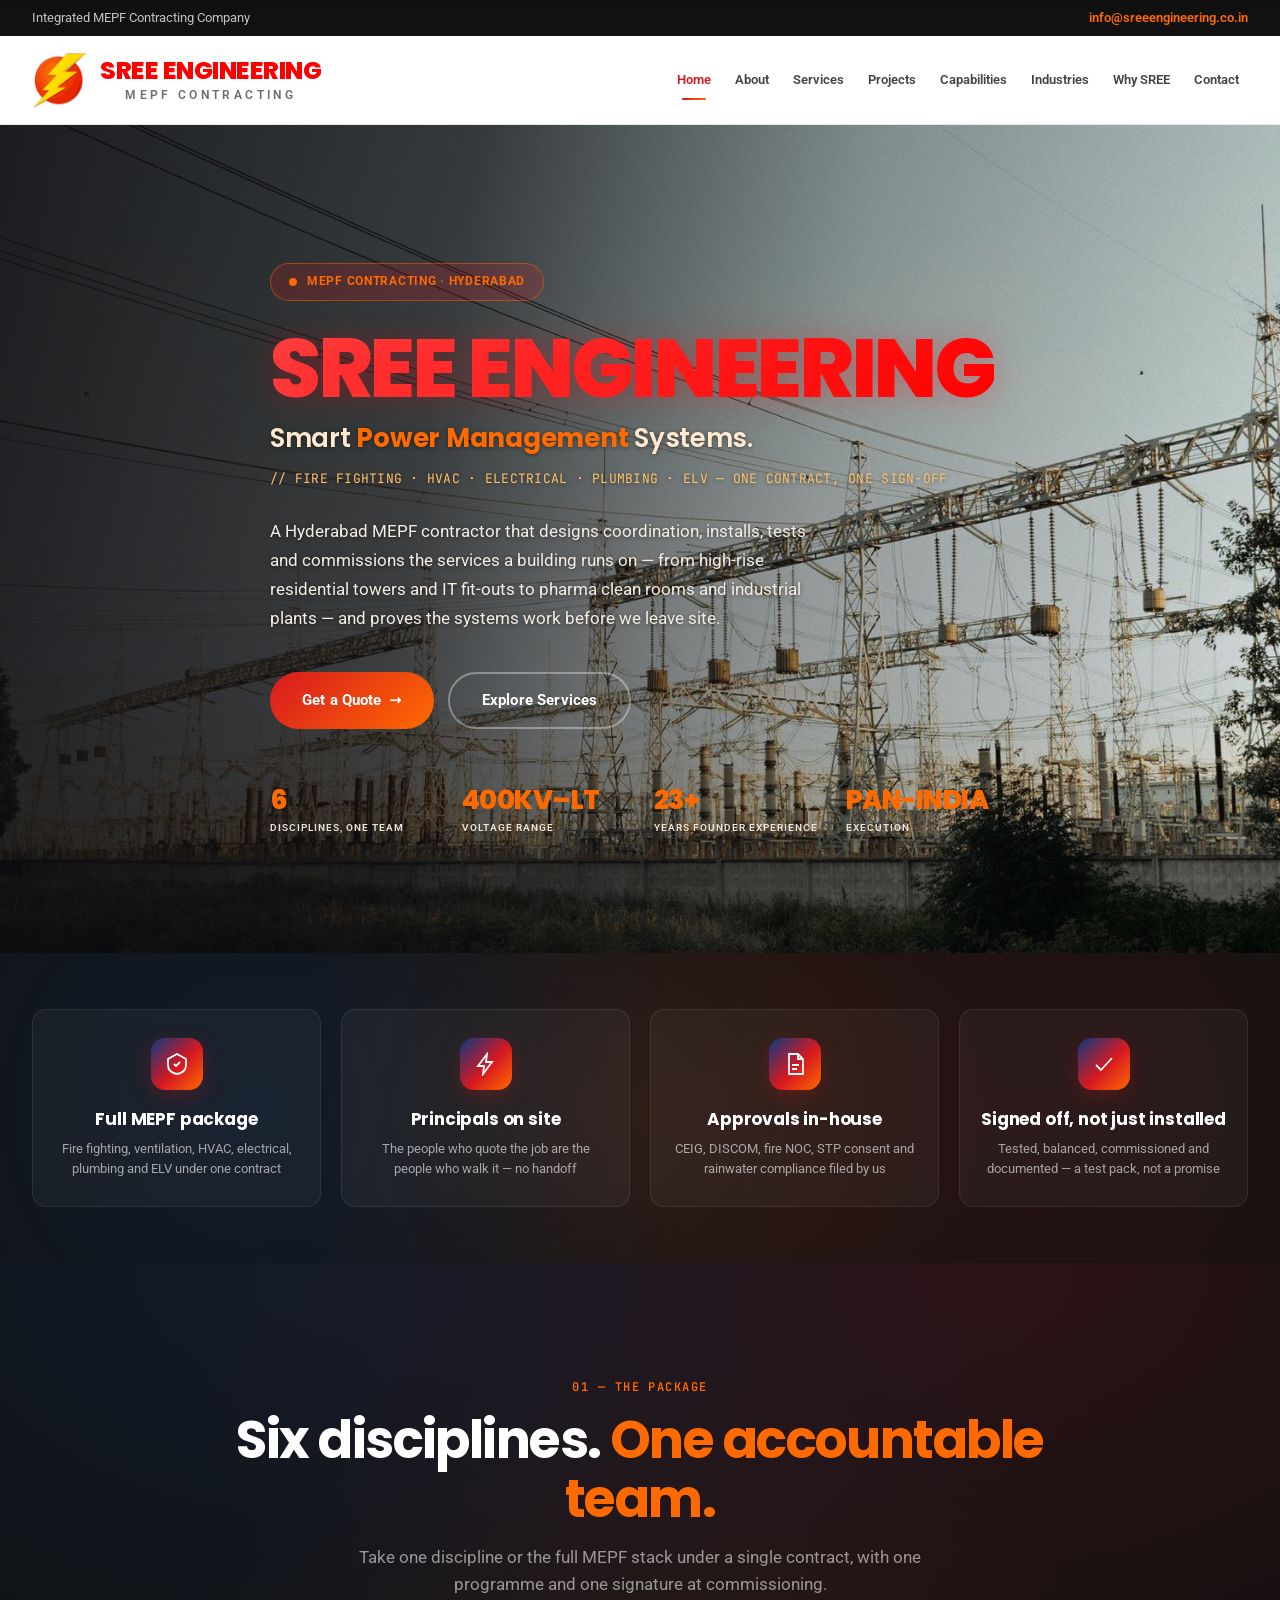
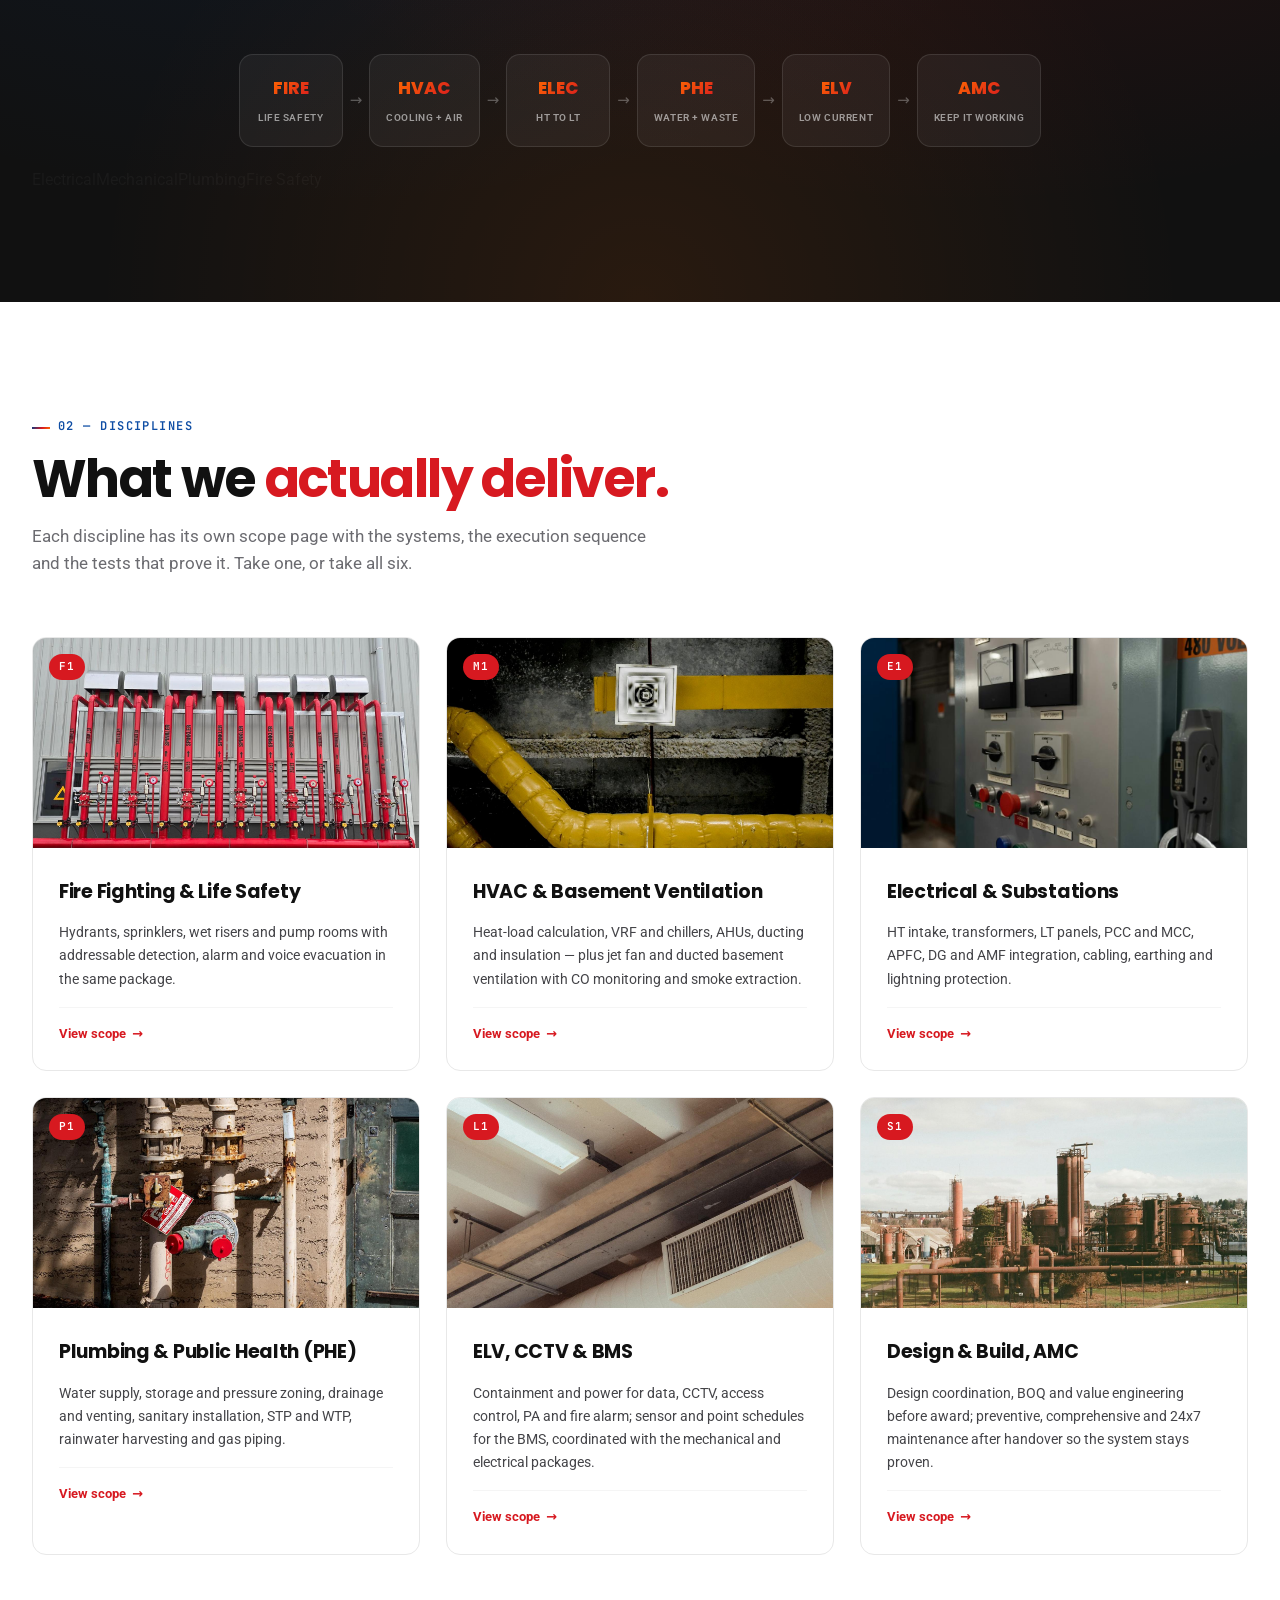
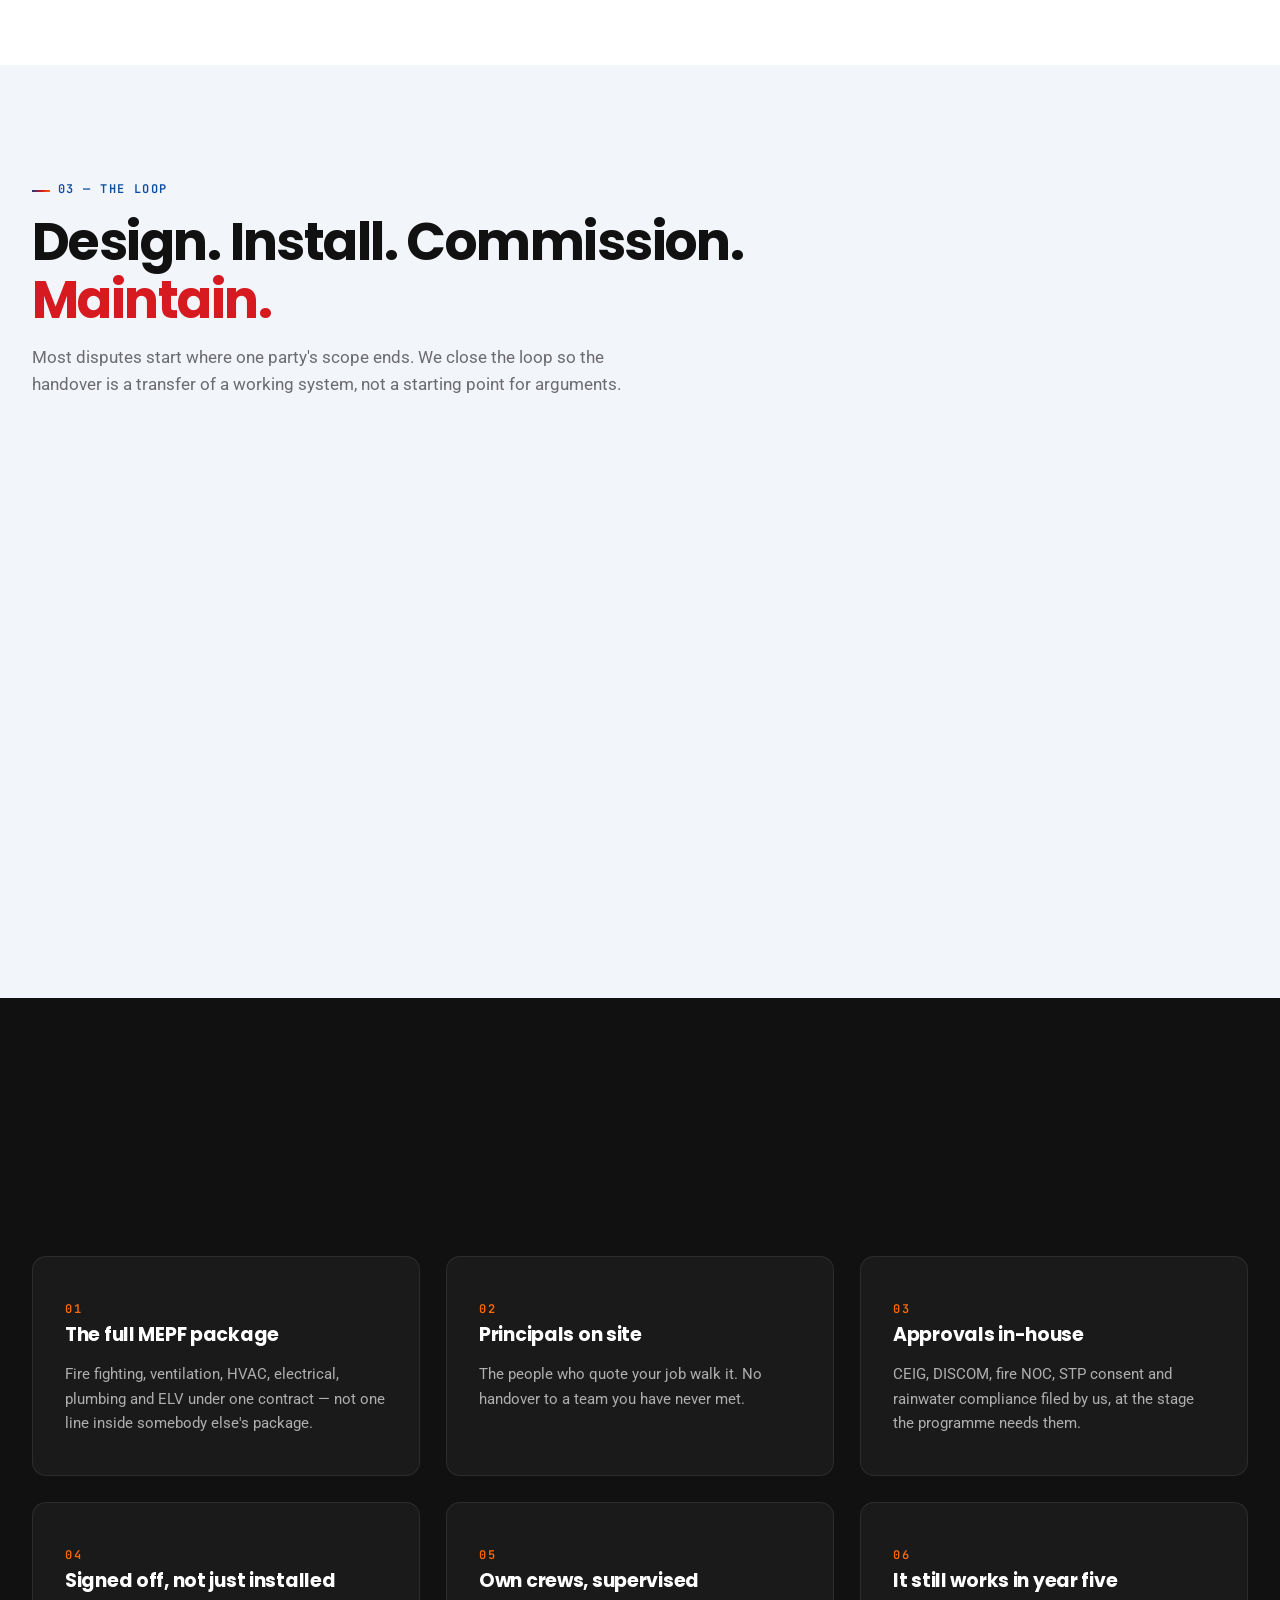
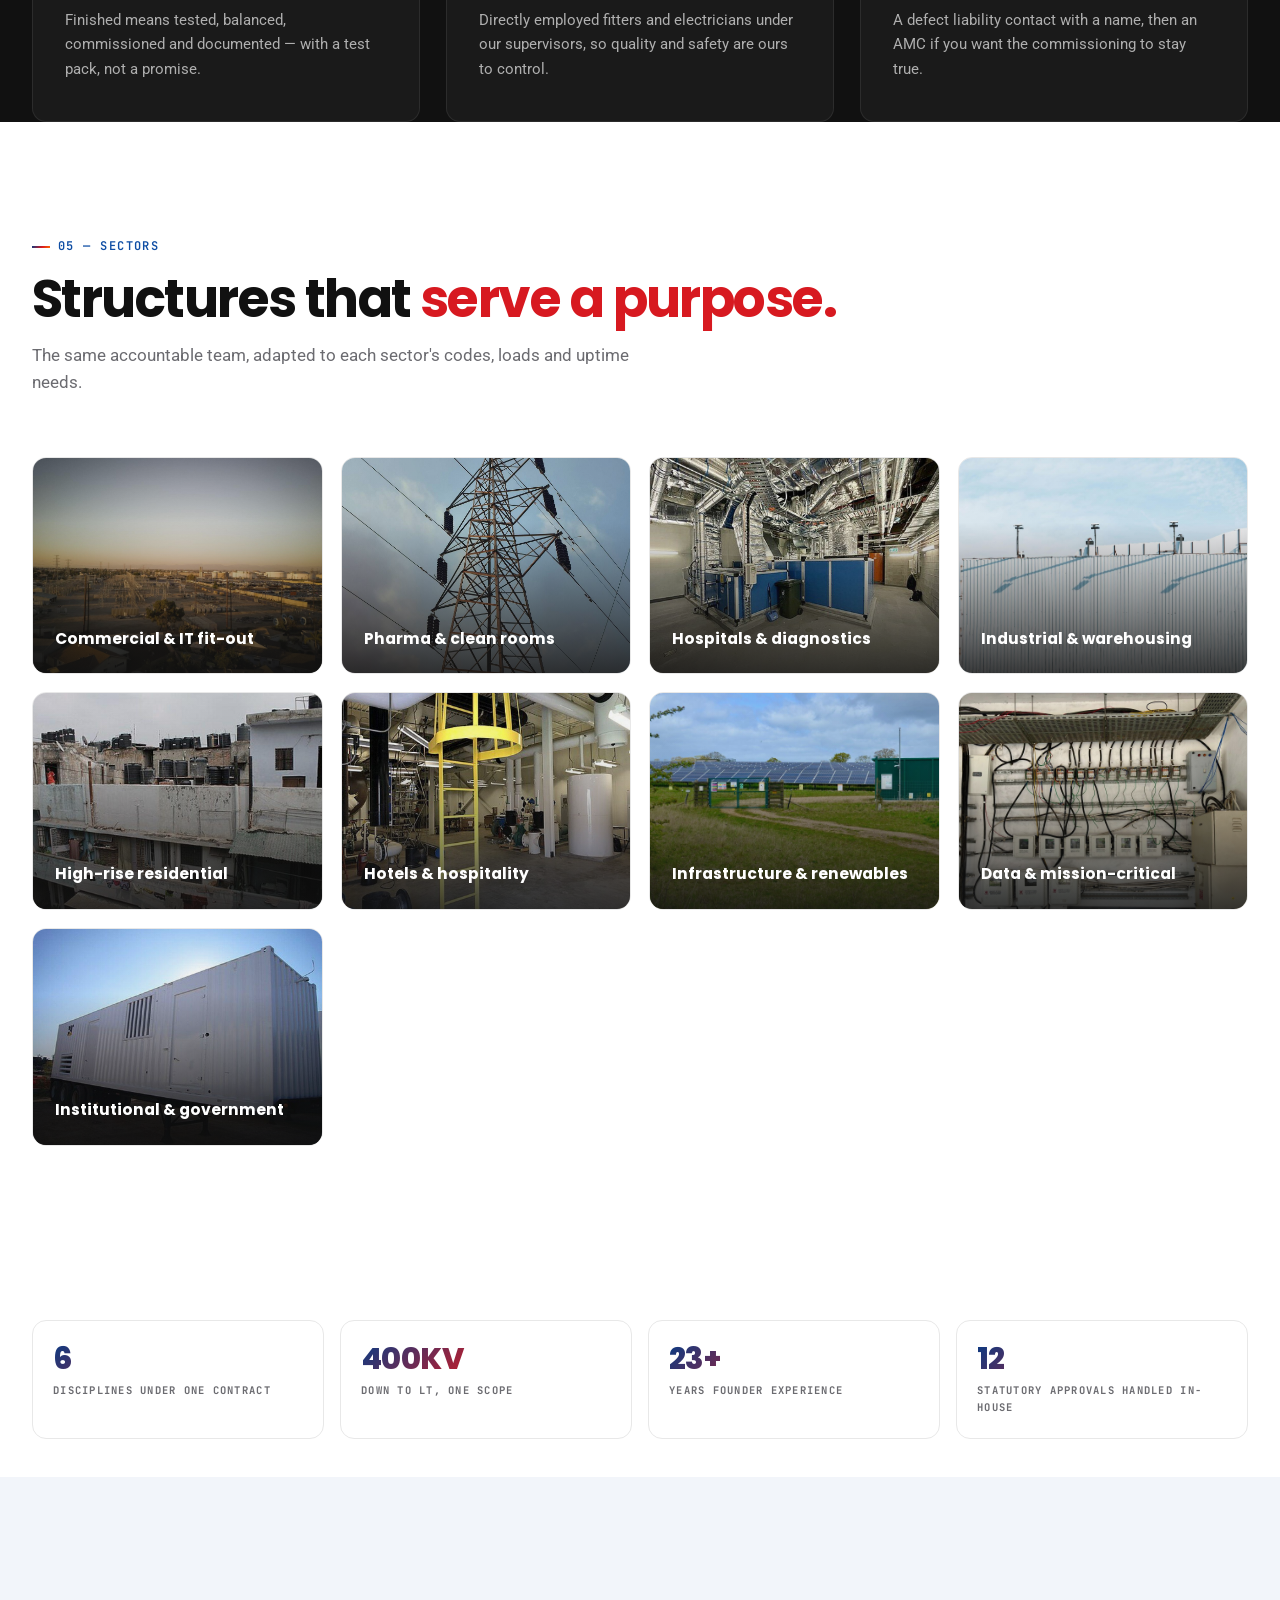
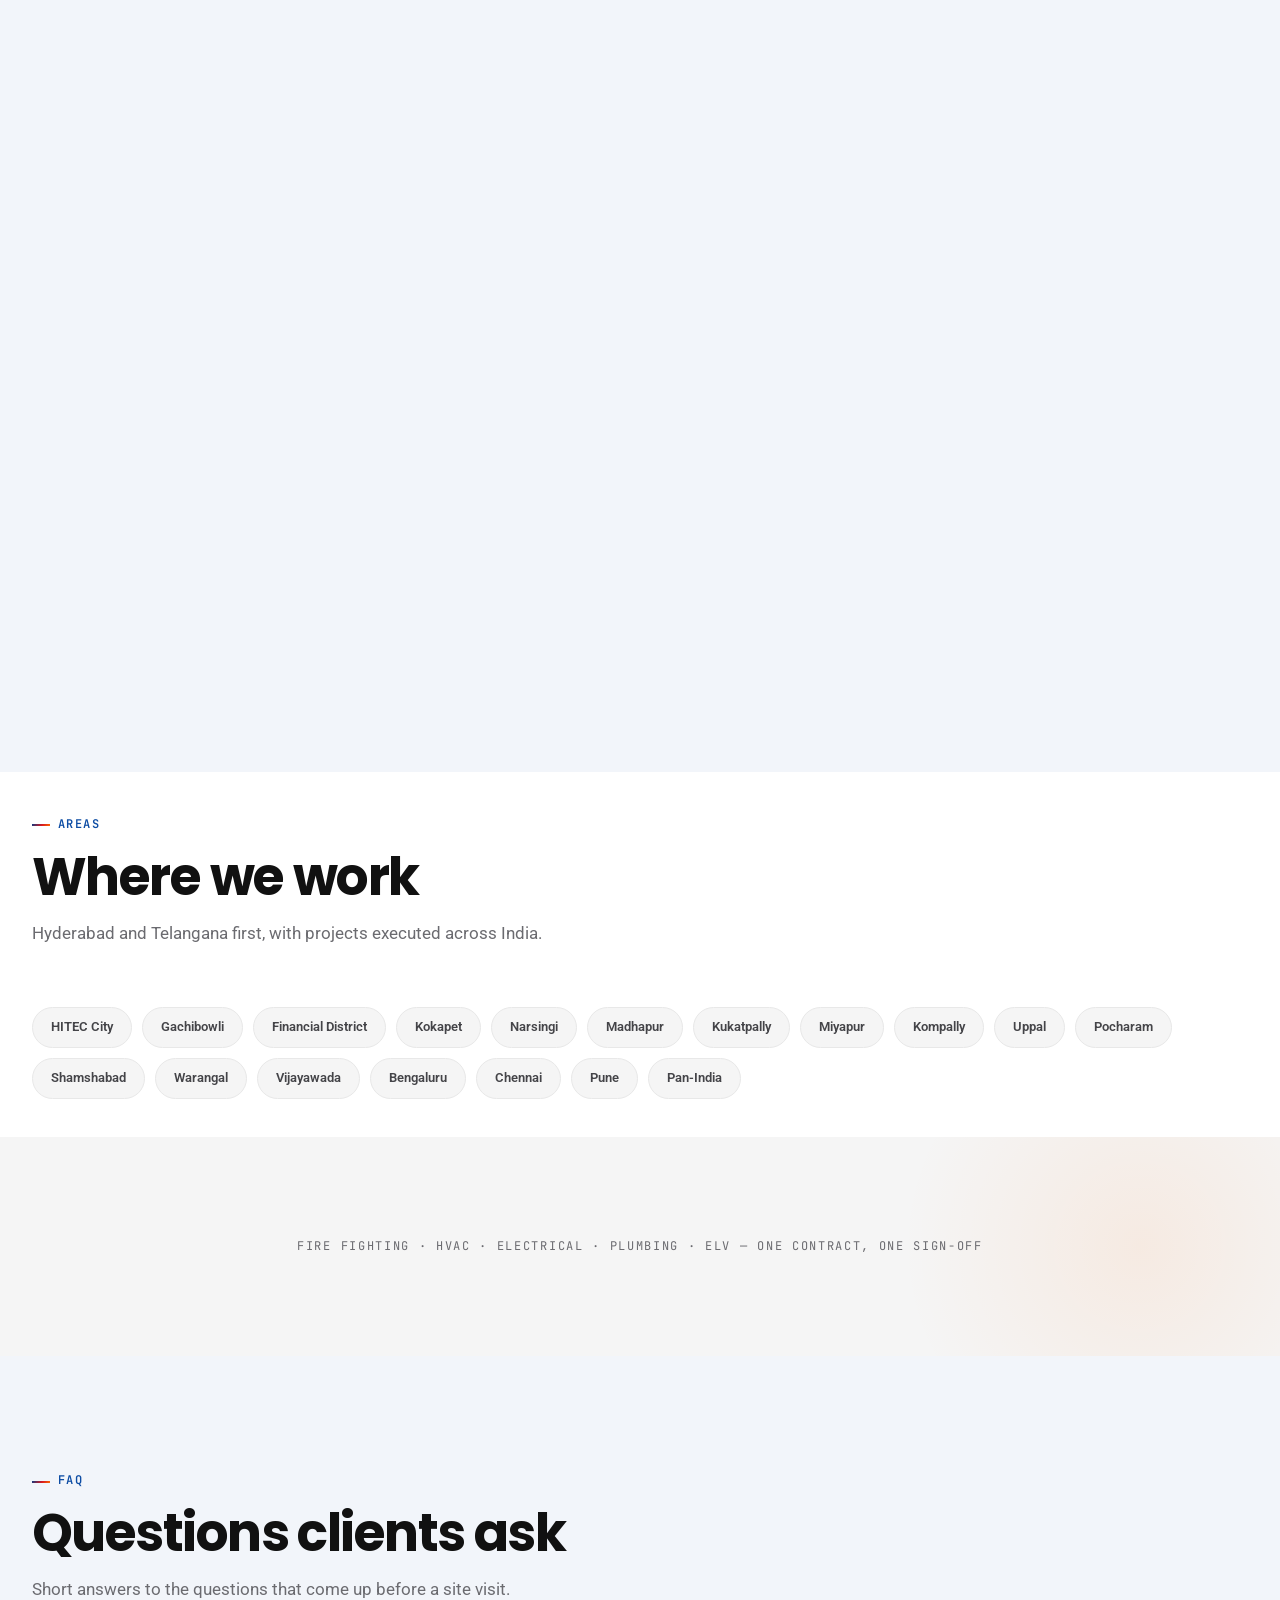
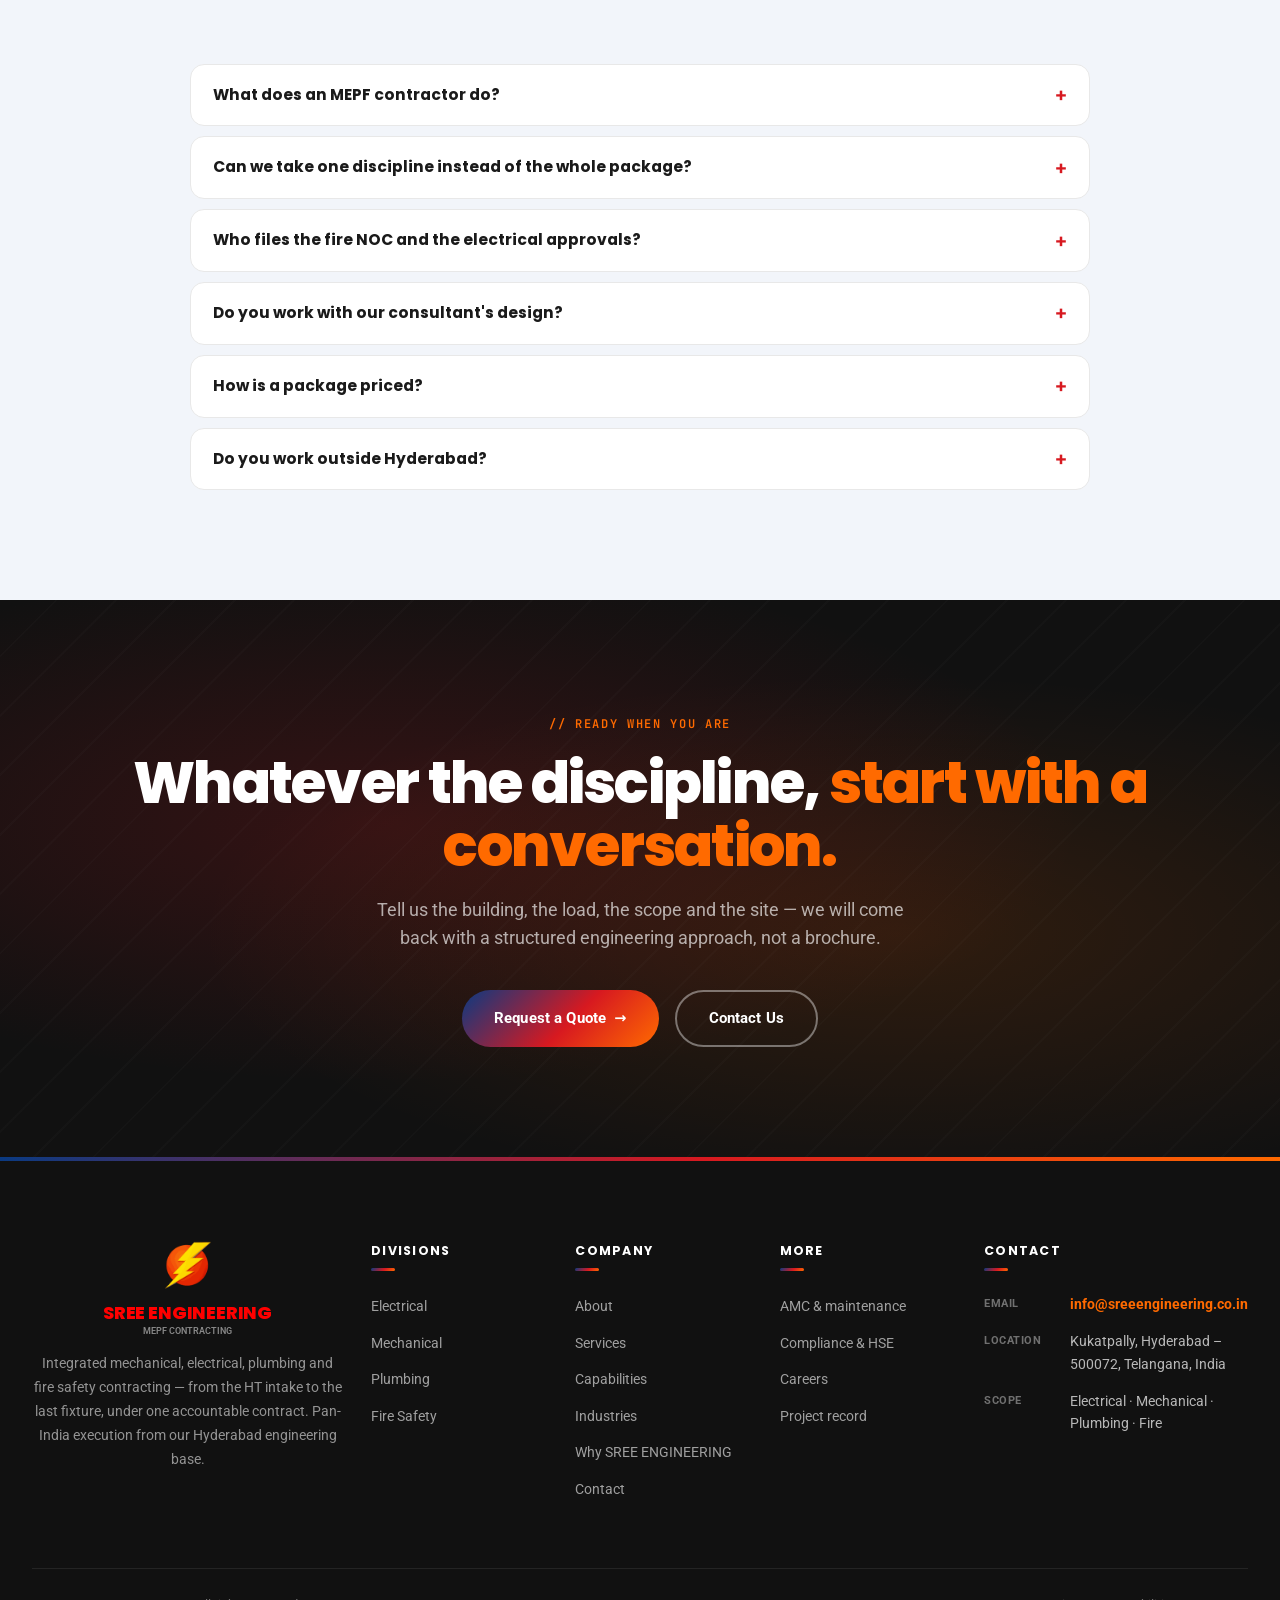
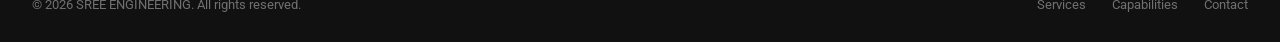
<file: index.html>
<!DOCTYPE html>
<html lang="en-IN">
<head>
<meta charset="utf-8">
<meta name="viewport" content="width=device-width,initial-scale=1">
<title>SREE ENGINEERING | MEPF Contracting - Electrical, Mechanical, Plumbing & Fire Safety</title>
<meta name="description" content="Integrated MEPF contracting from Hyderabad: HT to LT electrical, HVAC, plumbing and fire safety - engineered, installed, tested and handed over under one accountable contract, pan-India.">
<meta name="theme-color" content="#111111">
<meta property="og:title" content="SREE ENGINEERING | MEPF Contracting - Electrical, Mechanical, Plumbing & Fire Safety">
<meta property="og:description" content="Integrated MEPF contracting from Hyderabad: HT to LT electrical, HVAC, plumbing and fire safety - engineered, installed, tested and handed over under one accountable contract, pan-India.">
<meta property="og:type" content="website">
<meta property="og:image" content="assets/img/hero.jpg">
<link rel="icon" href="assets/logo.png">
<link rel="preconnect" href="https://fonts.googleapis.com">
<link rel="preconnect" href="https://fonts.gstatic.com" crossorigin>
<link href="https://fonts.googleapis.com/css2?family=Poppins:wght@300;400;500;600;700;800&family=Roboto:wght@300;400;500;700&family=JetBrains+Mono:wght@400;500;600&display=swap" rel="stylesheet">
<link rel="stylesheet" href="assets/style.css">
<link rel="stylesheet" href="assets/mepf.css">
</head>
<body>

<div class="topbar">
  <div class="wrap">
    <span class="hide-m">Integrated MEPF Contracting Company</span>
    <span class="em">info@sreeengineering.co.in</span>
  </div>
</div>
<header class="nav" id="nav">
  <div class="wrap nav-inner">
    <a aria-label='SREE ENGINEERING home' class='brand' href='index.html'>
      <img src="assets/logo.png" alt="SREE ENGINEERING logo" class="brand-mark">
      <span class="brand-text"><span class="brand-name">SREE ENGINEERING</span><span class="brand-tag">MEPF Contracting</span></span>
    </a>
    <div class="nav-right">
      <nav class="nav-links" aria-label="Primary"><a class="active" href="index.html">Home</a><a href="about.html">About</a><a href="services.html">Services</a><a href="projects.html">Projects</a><a href="capabilities.html">Capabilities</a><a href="industries.html">Industries</a><a href="why-sree.html">Why SREE</a><a href="contact.html">Contact</a></nav>
      <button class="burger" id="burger" aria-label="Open menu"><span></span><span></span><span></span></button>
    </div>
  </div>
</header>
<div class="mobile-menu" id="mobileMenu"><a class="active" href="index.html">Home</a><a href="about.html">About</a><a href="services.html">Services</a><a href="projects.html">Projects</a><a href="capabilities.html">Capabilities</a><a href="industries.html">Industries</a><a href="why-sree.html">Why SREE</a><a href="contact.html">Contact</a></div>
<section class="hero" id="home">
  <div class="hero-img"><img src="assets/img/hero.jpg" alt="High-voltage air-insulated substation with steel lattice gantries at dusk" fetchpriority="high"></div>
  <div class="hero-overlay"></div>
  <div class="wrap hero-content">
    <div class="hero-kicker"><span class="dot"></span> MEPF Contracting &middot; Hyderabad</div>
    <h1>SREE ENGINEERING</h1>
    <p class="sub">Smart <b>Power Management</b> Systems.</p>
    <p class="tag">// FIRE FIGHTING &middot; HVAC &middot; ELECTRICAL &middot; PLUMBING &middot; ELV &mdash; ONE CONTRACT, ONE SIGN-OFF</p>
    <p class="desc">A Hyderabad MEPF contractor that designs coordination, installs, tests and commissions the services a building runs on &mdash; from high-rise residential towers and IT fit-outs to pharma clean rooms and industrial plants &mdash; and proves the systems work before we leave site.</p>
    <div class="hero-cta">
      <a class='btn btn-primary' href='contact.html'>Get a Quote <span class="arr">&rarr;</span></a>
      <a class='btn btn-outline' href='services.html'>Explore Services</a>
    </div>
    <div class="hero-stats"><div class="hero-stat"><div class="v">6</div><div class="l">Disciplines, one team</div></div><div class="hero-stat"><div class="v">400KV&ndash;LT</div><div class="l">Voltage range</div></div><div class="hero-stat"><div class="v">23+</div><div class="l">Years founder experience</div></div><div class="hero-stat"><div class="v">PAN-INDIA</div><div class="l">Execution</div></div></div>
  </div>
</section><section class="cred"><div class="wrap"><div class="cred-grid"><div class="cred-item reveal"><span class="ic"><svg width="24" height="24" viewBox="0 0 24 24" fill="none" stroke="currentColor" stroke-width="1.8"><path d="M12 2 3 7v6c0 5 3.5 8 9 9 5.5-1 9-4 9-9V7z"/><path d="m9 12 2 2 4-4"/></svg></span><h4>Full MEPF package</h4><p>Fire fighting, ventilation, HVAC, electrical, plumbing and ELV under one contract</p></div><div class="cred-item reveal" data-d="1"><span class="ic"><svg width="24" height="24" viewBox="0 0 24 24" fill="none" stroke="currentColor" stroke-width="1.8"><path d="M13 2 4 14h6l-1 8 9-12h-6z"/></svg></span><h4>Principals on site</h4><p>The people who quote the job are the people who walk it &mdash; no handoff</p></div><div class="cred-item reveal" data-d="2"><span class="ic"><svg width="24" height="24" viewBox="0 0 24 24" fill="none" stroke="currentColor" stroke-width="1.8"><path d="M6 2h9l5 5v15H6z"/><path d="M15 2v5h5M9 13h7M9 17h5"/></svg></span><h4>Approvals in-house</h4><p>CEIG, DISCOM, fire NOC, STP consent and rainwater compliance filed by us</p></div><div class="cred-item reveal" data-d="3"><span class="ic"><svg width="24" height="24" viewBox="0 0 24 24" fill="none" stroke="currentColor" stroke-width="1.8"><path d="m4 13 5 5L20 6"/></svg></span><h4>Signed off, not just installed</h4><p>Tested, balanced, commissioned and documented &mdash; a test pack, not a promise</p></div></div></div></section><section class="cap-section">
  <div class="wrap">
    <div class="section-head center reveal" style="margin-bottom:56px;">
      <span class="eyebrow center" style="color:var(--orange);">01 &mdash; The Package</span>
      <h2 style="color:#fff;">Six disciplines. <span style="color:var(--orange);">One accountable team.</span></h2>
      <p style="color:rgba(255,255,255,.55);">Take one discipline or the full MEPF stack under a single contract, with one programme and one signature at commissioning.</p>
    </div>
    <div class="cap-rail reveal compact" data-d="1"><div class="cap-node"><span class="kv">FIRE</span><span class="lbl">Life safety</span></div><span class="cap-arrow">&rarr;</span><div class="cap-node"><span class="kv">HVAC</span><span class="lbl">Cooling + air</span></div><span class="cap-arrow">&rarr;</span><div class="cap-node"><span class="kv">ELEC</span><span class="lbl">HT to LT</span></div><span class="cap-arrow">&rarr;</span><div class="cap-node"><span class="kv">PHE</span><span class="lbl">Water + waste</span></div><span class="cap-arrow">&rarr;</span><div class="cap-node"><span class="kv">ELV</span><span class="lbl">Low current</span></div><span class="cap-arrow">&rarr;</span><div class="cap-node"><span class="kv">AMC</span><span class="lbl">Keep it working</span></div></div>
    <div class="chips"><a class="chip" href="electrical.html">Electrical</a><a class="chip" href="mechanical.html">Mechanical</a><a class="chip" href="plumbing.html">Plumbing</a><a class="chip" href="fire.html">Fire Safety</a></div>
  </div>
</section><section class="section">
  <div class="wrap">
    <div class="section-head reveal">
      <span class="eyebrow">02 &mdash; Disciplines</span>
      <h2>What we <span class="r">actually deliver.</span></h2>
      <p>Each discipline has its own scope page with the systems, the execution sequence and the tests that prove it. Take one, or take all six.</p>
    </div>
    <div class="svc-grid"><div class="svc-card reveal">
        <div class="svc-img"><img src="assets/img/fire-pipes.jpg" alt="Fire Fighting &amp; Life Safety" loading="lazy"><span class="n">F1</span></div>
        <div class="svc-body">
          <h3>Fire Fighting &amp; Life Safety</h3>
          <p style="font-size:14px;color:var(--text2);line-height:1.65;">Hydrants, sprinklers, wet risers and pump rooms with addressable detection, alarm and voice evacuation in the same package.</p>
          <a class="svc-more" href="fire.html">View scope <span class="arr">&rarr;</span></a>
        </div>
      </div><div class="svc-card reveal" data-d="1">
        <div class="svc-img"><img src="assets/img/ductwork.jpg" alt="HVAC &amp; Basement Ventilation" loading="lazy"><span class="n">M1</span></div>
        <div class="svc-body">
          <h3>HVAC &amp; Basement Ventilation</h3>
          <p style="font-size:14px;color:var(--text2);line-height:1.65;">Heat-load calculation, VRF and chillers, AHUs, ducting and insulation &mdash; plus jet fan and ducted basement ventilation with CO monitoring and smoke extraction.</p>
          <a class="svc-more" href="mechanical.html">View scope <span class="arr">&rarr;</span></a>
        </div>
      </div><div class="svc-card reveal" data-d="2">
        <div class="svc-img"><img src="assets/img/control-panel.jpg" alt="Electrical &amp; Substations" loading="lazy"><span class="n">E1</span></div>
        <div class="svc-body">
          <h3>Electrical &amp; Substations</h3>
          <p style="font-size:14px;color:var(--text2);line-height:1.65;">HT intake, transformers, LT panels, PCC and MCC, APFC, DG and AMF integration, cabling, earthing and lightning protection.</p>
          <a class="svc-more" href="electrical.html">View scope <span class="arr">&rarr;</span></a>
        </div>
      </div><div class="svc-card reveal" data-d="3">
        <div class="svc-img"><img src="assets/img/plumb-gauges.jpg" alt="Plumbing &amp; Public Health (PHE)" loading="lazy"><span class="n">P1</span></div>
        <div class="svc-body">
          <h3>Plumbing &amp; Public Health (PHE)</h3>
          <p style="font-size:14px;color:var(--text2);line-height:1.65;">Water supply, storage and pressure zoning, drainage and venting, sanitary installation, STP and WTP, rainwater harvesting and gas piping.</p>
          <a class="svc-more" href="plumbing.html">View scope <span class="arr">&rarr;</span></a>
        </div>
      </div><div class="svc-card reveal" data-d="0">
        <div class="svc-img"><img src="assets/img/ceiling-services.jpg" alt="ELV, CCTV &amp; BMS" loading="lazy"><span class="n">L1</span></div>
        <div class="svc-body">
          <h3>ELV, CCTV &amp; BMS</h3>
          <p style="font-size:14px;color:var(--text2);line-height:1.65;">Containment and power for data, CCTV, access control, PA and fire alarm; sensor and point schedules for the BMS, coordinated with the mechanical and electrical packages.</p>
          <a class="svc-more" href="capabilities.html">View scope <span class="arr">&rarr;</span></a>
        </div>
      </div><div class="svc-card reveal" data-d="1">
        <div class="svc-img"><img src="assets/img/plant-pipes.jpg" alt="Design &amp; Build, AMC" loading="lazy"><span class="n">S1</span></div>
        <div class="svc-body">
          <h3>Design &amp; Build, AMC</h3>
          <p style="font-size:14px;color:var(--text2);line-height:1.65;">Design coordination, BOQ and value engineering before award; preventive, comprehensive and 24x7 maintenance after handover so the system stays proven.</p>
          <a class="svc-more" href="amc.html">View scope <span class="arr">&rarr;</span></a>
        </div>
      </div></div>
  </div>
</section><section class="section grey">
  <div class="wrap">
    <div class="section-head reveal">
      <span class="eyebrow">03 &mdash; The loop</span>
      <h2>Design. Install. Commission. <span class="r">Maintain.</span></h2>
      <p>Most disputes start where one party's scope ends. We close the loop so the handover is a transfer of a working system, not a starting point for arguments.</p>
    </div>
    <div class="split">
  <div class="split-img reveal"><span class="tagchip">Coordination</span><img src="assets/img/corridor-pipes.jpg" alt="Service corridor with pipework and containment" loading="lazy"></div>
  <div class="split-body reveal" data-d="1"><h3>Why the loop matters more than the rate</h3><p>The drawing that nobody coordinates is the variation you did not price. We resolve duct, tray, pipe and sprinkler levels on paper before anything is fixed.</p><p>Then the same team tests it, balances it, documents it &mdash; and, if you want, maintains it through the defect liability period and beyond.</p><ul class="tick-list"><li>One coordinated services drawing, approved before mobilisation</li><li>Hold points at every stage that will be concealed</li><li>Independent TAB and witnessed functional tests</li><li>As-builts, test packs and O and M that a maintenance team can use</li></ul></div>
</div>
  </div>
</section><section class="why-section"><div class="wrap"><div class="section-head center reveal"><span class="eyebrow center" style="color:var(--orange);">04 &mdash; Why SREE ENGINEERING</span><h2 style="color:#fff;">Field-rooted engineering, <span style="color:var(--orange);">not a management layer.</span></h2><p style="color:rgba(255,255,255,.55);">Six reasons clients keep us on the next package.</p></div><div class="why-grid "><div class="why-card reveal"><span class="num">01</span><h3>The full MEPF package</h3><p>Fire fighting, ventilation, HVAC, electrical, plumbing and ELV under one contract &mdash; not one line inside somebody else's package.</p></div><div class="why-card reveal" data-d="1"><span class="num">02</span><h3>Principals on site</h3><p>The people who quote your job walk it. No handover to a team you have never met.</p></div><div class="why-card reveal" data-d="2"><span class="num">03</span><h3>Approvals in-house</h3><p>CEIG, DISCOM, fire NOC, STP consent and rainwater compliance filed by us, at the stage the programme needs them.</p></div><div class="why-card reveal" data-d="3"><span class="num">04</span><h3>Signed off, not just installed</h3><p>Finished means tested, balanced, commissioned and documented &mdash; with a test pack, not a promise.</p></div><div class="why-card reveal" data-d="0"><span class="num">05</span><h3>Own crews, supervised</h3><p>Directly employed fitters and electricians under our supervisors, so quality and safety are ours to control.</p></div><div class="why-card reveal" data-d="1"><span class="num">06</span><h3>It still works in year five</h3><p>A defect liability contact with a name, then an AMC if you want the commissioning to stay true.</p></div></div></div></section><section class="section">
  <div class="wrap">
    <div class="section-head reveal">
      <span class="eyebrow">05 &mdash; Sectors</span>
      <h2>Structures that <span class="r">serve a purpose.</span></h2>
      <p>The same accountable team, adapted to each sector's codes, loads and uptime needs.</p>
    </div>
    <div class="ind-grid reveal" data-d="1"><div class="ind-cell"><img src="assets/img/ind-commercial.jpg" alt="Commercial & IT fit-out" loading="lazy"><span class="ct"><span class="nm">Commercial & IT fit-out</span></span></div><div class="ind-cell"><img src="assets/img/ind-pharma.jpg" alt="Pharma & clean rooms" loading="lazy"><span class="ct"><span class="nm">Pharma & clean rooms</span></span></div><div class="ind-cell"><img src="assets/img/ahu.jpg" alt="Hospitals &amp; diagnostics" loading="lazy"><span class="ct"><span class="nm">Hospitals &amp; diagnostics</span></span></div><div class="ind-cell"><img src="assets/img/ind-warehouse.jpg" alt="Industrial & warehousing" loading="lazy"><span class="ct"><span class="nm">Industrial & warehousing</span></span></div><div class="ind-cell"><img src="assets/img/tanks.jpg" alt="High-rise residential" loading="lazy"><span class="ct"><span class="nm">High-rise residential</span></span></div><div class="ind-cell"><img src="assets/img/chiller.jpg" alt="Hotels &amp; hospitality" loading="lazy"><span class="ct"><span class="nm">Hotels &amp; hospitality</span></span></div><div class="ind-cell"><img src="assets/img/ind-solar.jpg" alt="Infrastructure &amp; renewables" loading="lazy"><span class="ct"><span class="nm">Infrastructure &amp; renewables</span></span></div><div class="ind-cell"><img src="assets/img/panel-wiring.jpg" alt="Data &amp; mission-critical" loading="lazy"><span class="ct"><span class="nm">Data &amp; mission-critical</span></span></div><div class="ind-cell"><img src="assets/img/dg.jpg" alt="Institutional &amp; government" loading="lazy"><span class="ct"><span class="nm">Institutional &amp; government</span></span></div></div>
  </div>
</section><section class="section tight"><div class="wrap"><div class="fact-row reveal"><div class="fact"><div class="fv">6</div><div class="fl">Disciplines under one contract</div></div><div class="fact"><div class="fv">400KV</div><div class="fl">Down to LT, one scope</div></div><div class="fact"><div class="fv">23+</div><div class="fl">Years founder experience</div></div><div class="fact"><div class="fv">12</div><div class="fl">Statutory approvals handled in-house</div></div></div></div></section><section class="section grey">
  <div class="wrap">
    <div class="section-head reveal">
      <span class="eyebrow">06 &mdash; Process</span>
      <h2>Five stages. <span class="r">Nothing skipped.</span></h2>
      <p>The sequence is the same whether the package is a substation, a chiller plant or a sprinkler main.</p>
    </div>
    <div class="process-grid"><div class="step reveal"><h4>Design &amp; coordination</h4><p>Heat loads, cable sizing, pipe sizing, coordinated services levels and shop drawings &mdash; agreed before mobilisation.</p></div><div class="step reveal"><h4>Procurement</h4><p>Approved makes, three quotes above threshold, verified on receipt. No quiet substitutions on site.</p></div><div class="step reveal"><h4>Installation</h4><p>Supervised crews, neat routing, hold points at every hidden stage, weekly look-ahead against the civil programme.</p></div><div class="step reveal"><h4>Commissioning</h4><p>Pressure tests, megger and earth tests, flow tests, cause-and-effect, balancing &mdash; witnessed, not assumed.</p></div><div class="step reveal"><h4>Maintenance</h4><p>A named contact through the DLP, then an AMC so the system you paid to prove stays proven.</p></div></div>
  </div>
</section><section class="section tight">
  <div class="wrap">
    <div class="section-head reveal"><span class="eyebrow">Areas</span><h2>Where we work</h2>
    <p>Hyderabad and Telangana first, with projects executed across India.</p></div>
    <div class="areas reveal"><span class="area-chip">HITEC City</span><span class="area-chip">Gachibowli</span><span class="area-chip">Financial District</span><span class="area-chip">Kokapet</span><span class="area-chip">Narsingi</span><span class="area-chip">Madhapur</span><span class="area-chip">Kukatpally</span><span class="area-chip">Miyapur</span><span class="area-chip">Kompally</span><span class="area-chip">Uppal</span><span class="area-chip">Pocharam</span><span class="area-chip">Shamshabad</span><span class="area-chip">Warangal</span><span class="area-chip">Vijayawada</span><span class="area-chip">Bengaluru</span><span class="area-chip">Chennai</span><span class="area-chip">Pune</span><span class="area-chip">Pan-India</span></div>
  </div>
</section><section class="lic-band"><div class="wrap"><p class="reveal" style="text-align:center;font-family:var(--font-m);font-size:12px;letter-spacing:.14em;text-transform:uppercase;color:var(--dim)">Fire fighting &middot; HVAC &middot; Electrical &middot; Plumbing &middot; ELV &mdash; one contract, one sign-off</p></div></section><section class="section grey">
  <div class="wrap">
    <div class="section-head reveal"><span class="eyebrow">FAQ</span>
      <h2>Questions clients ask</h2><p>Short answers to the questions that come up before a site visit.</p></div>
    <div class="faq-wrap reveal"><details class="faq-item"><summary>What does an MEPF contractor do?</summary><div class="faq-a">An MEPF contractor designs the coordination, installs, tests and commissions a building's mechanical, electrical, plumbing and fire systems, and hands over the documentation that proves they work. At SREE ENGINEERING that covers fire fighting and life safety, HVAC and basement ventilation, electrical and substations, plumbing and public health, and ELV and BMS.</div></details><details class="faq-item"><summary>Can we take one discipline instead of the whole package?</summary><div class="faq-a">Yes. Most clients start with one discipline &mdash; usually electrical or fire, where a failed inspection has a consequence &mdash; and extend to the full package once the working relationship is proven.</div></details><details class="faq-item"><summary>Who files the fire NOC and the electrical approvals?</summary><div class="faq-a">We do. CEIG drawing approval and pre-energisation inspection, DISCOM connection and metering, fire NOC at provisional and occupancy stage, STP consent and rainwater compliance all sit in our scope.</div></details><details class="faq-item"><summary>Do you work with our consultant's design?</summary><div class="faq-a">Yes. We coordinate with the consultant's drawings and issue shop and coordinated services drawings for approval. Where the design is missing or incomplete, we say so before award rather than discovering it on site.</div></details><details class="faq-item"><summary>How is a package priced?</summary><div class="faq-a">Take-off from the drawings, three vendor quotes on approved makes, labour costed from our own muster data, and overheads and margin shown separately. Every offer carries a scope matrix and an exclusions page.</div></details><details class="faq-item"><summary>Do you work outside Hyderabad?</summary><div class="faq-a">Execution is pan-India from our Hyderabad base. Each state has its own licensing and fire NOC route, and we plan for that at proposal stage.</div></details></div>
  </div>
</section><section class="cta-band">
  <div class="wrap cta-inner">
    <span class="eyebrow-c reveal">// READY WHEN YOU ARE</span>
    <h2 class="reveal" data-d="1">Whatever the discipline, <span class="o">start with a conversation.</span></h2>
    <p class="reveal" data-d="2">Tell us the building, the load, the scope and the site &mdash; we will come back with a structured engineering approach, not a brochure.</p>
    <div class="cta-actions reveal" data-d="3">
      <a class='btn btn-primary' href='contact.html'>Request a Quote <span class="arr">&rarr;</span></a>
      <a class='btn btn-outline' href='contact.html' style='border-color:rgba(255,255,255,.4);color:#fff;'>Contact Us</a>
    </div>
  </div>
</section>
<footer>
  <div class="wrap">
    <div class="foot-grid">
      <div class="foot-brand">
        <img src="assets/logo.png" alt="SREE ENGINEERING logo" class="brand-mark">
        <span class="bn-wrap"><span class="bn">SREE ENGINEERING</span><span class="bt">MEPF Contracting</span></span>
        <p>Integrated mechanical, electrical, plumbing and fire safety contracting &mdash; from the HT intake to the last
        fixture, under one accountable contract. Pan-India execution from our Hyderabad engineering base.</p>
      </div>
      <div class="foot-col">
        <h5>Divisions</h5>
        <ul><li><a href="electrical.html">Electrical</a></li><li><a href="mechanical.html">Mechanical</a></li><li><a href="plumbing.html">Plumbing</a></li><li><a href="fire.html">Fire Safety</a></li></ul>
      </div>
      <div class="foot-col">
        <h5>Company</h5>
        <ul>
          <li><a href="about.html">About</a></li>
          <li><a href="services.html">Services</a></li>
          <li><a href="capabilities.html">Capabilities</a></li>
          <li><a href="industries.html">Industries</a></li>
          <li><a href="why-sree.html">Why SREE ENGINEERING</a></li>
          <li><a href="contact.html">Contact</a></li>
        </ul>
      </div>
      <div class="foot-col">
        <h5>More</h5>
        <ul>
          <li><a href="amc.html">AMC &amp; maintenance</a></li>
          <li><a href="compliance.html">Compliance &amp; HSE</a></li>
          <li><a href="careers.html">Careers</a></li>
          <li><a href="projects.html">Project record</a></li>
        </ul>
      </div>
      <div class="foot-col foot-contact">
        <h5>Contact</h5>
        <div class="row"><span class="k">Email</span><span class="v"><a href="mailto:info@sreeengineering.co.in">info@sreeengineering.co.in</a></span></div>
        <div class="row"><span class="k">Location</span><span class="v">Kukatpally, Hyderabad &ndash; 500072, Telangana, India</span></div>
        <div class="row"><span class="k">Scope</span><span class="v">Electrical &middot; Mechanical &middot; Plumbing &middot; Fire</span></div>
      </div>
    </div>
    <div class="foot-bottom">
      <span>&copy; <span id="yr">2026</span> SREE ENGINEERING. All rights reserved.</span>
      <span class="lnks"><a href="services.html">Services</a><a href="capabilities.html">Capabilities</a><a href="contact.html">Contact</a></span>
    </div>
  </div>
</footer>
<script src="assets/main.js"></script>
</body>
</html>
</file>
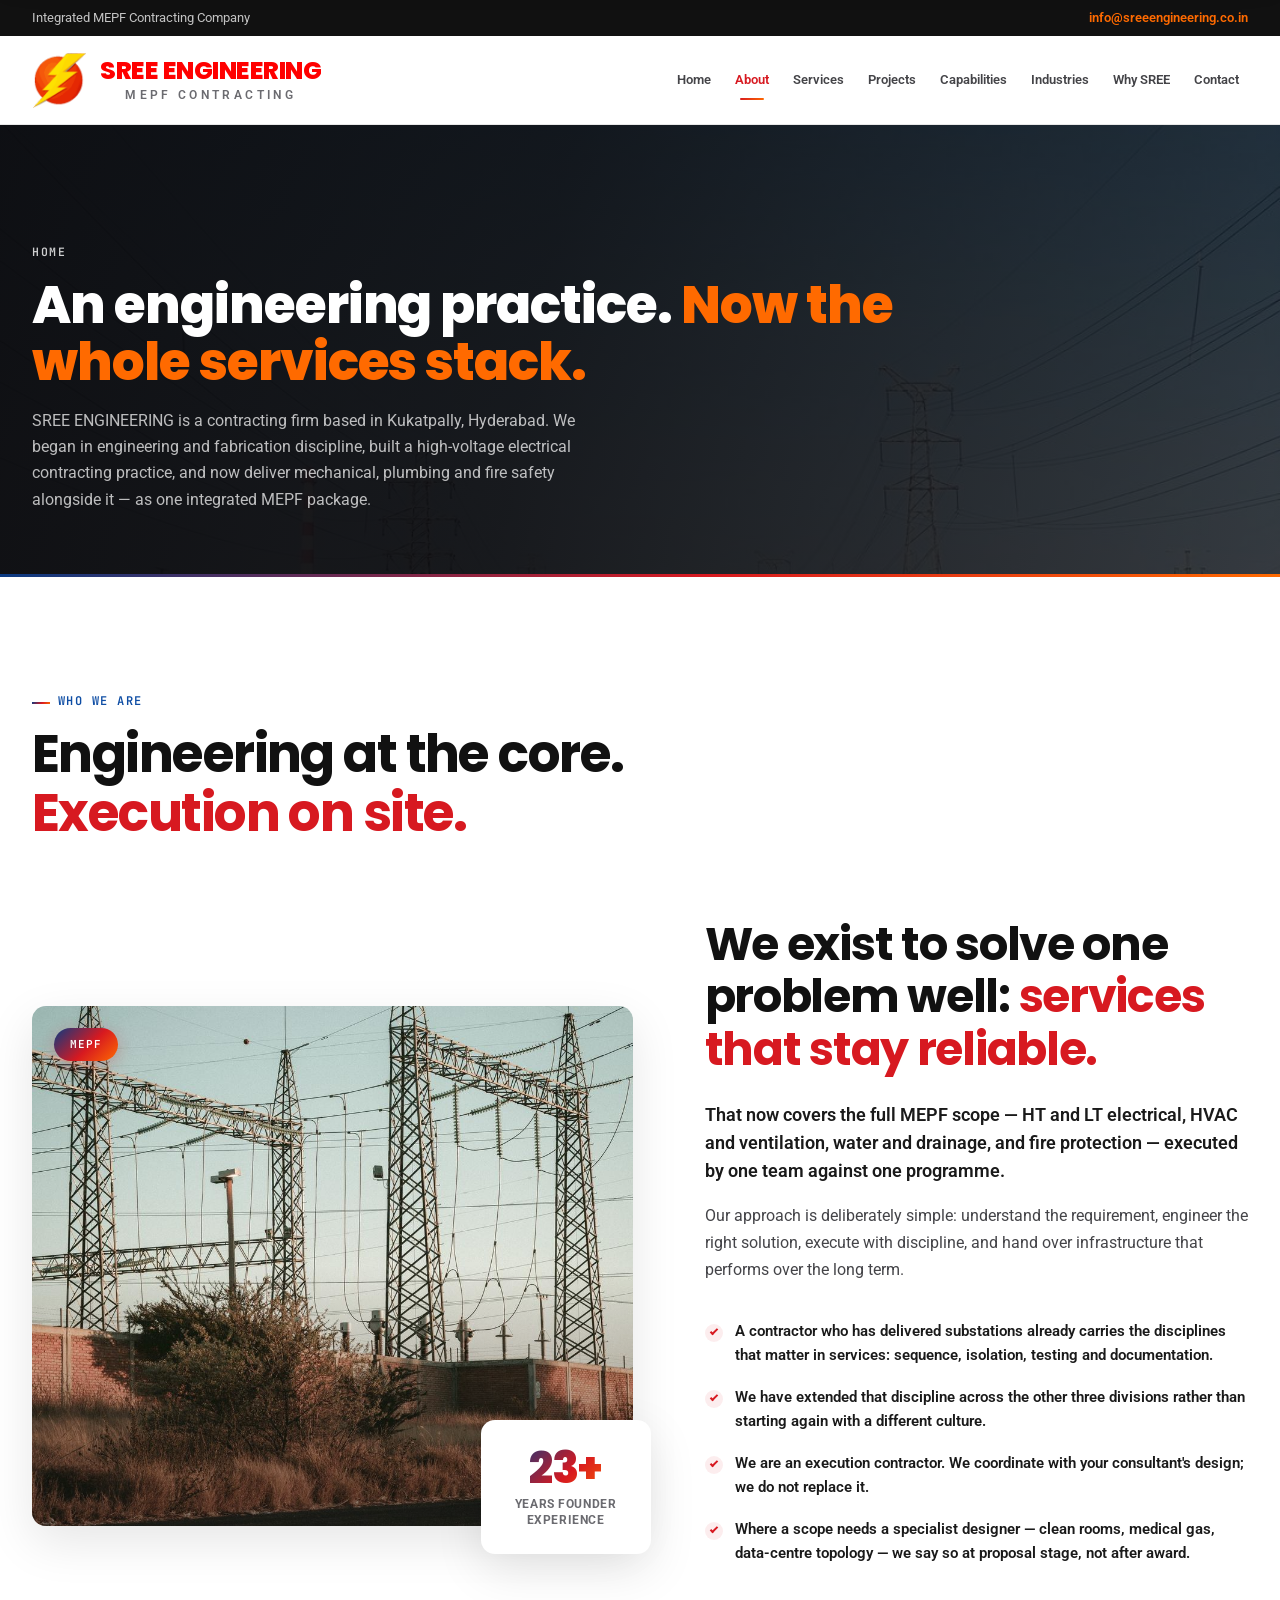
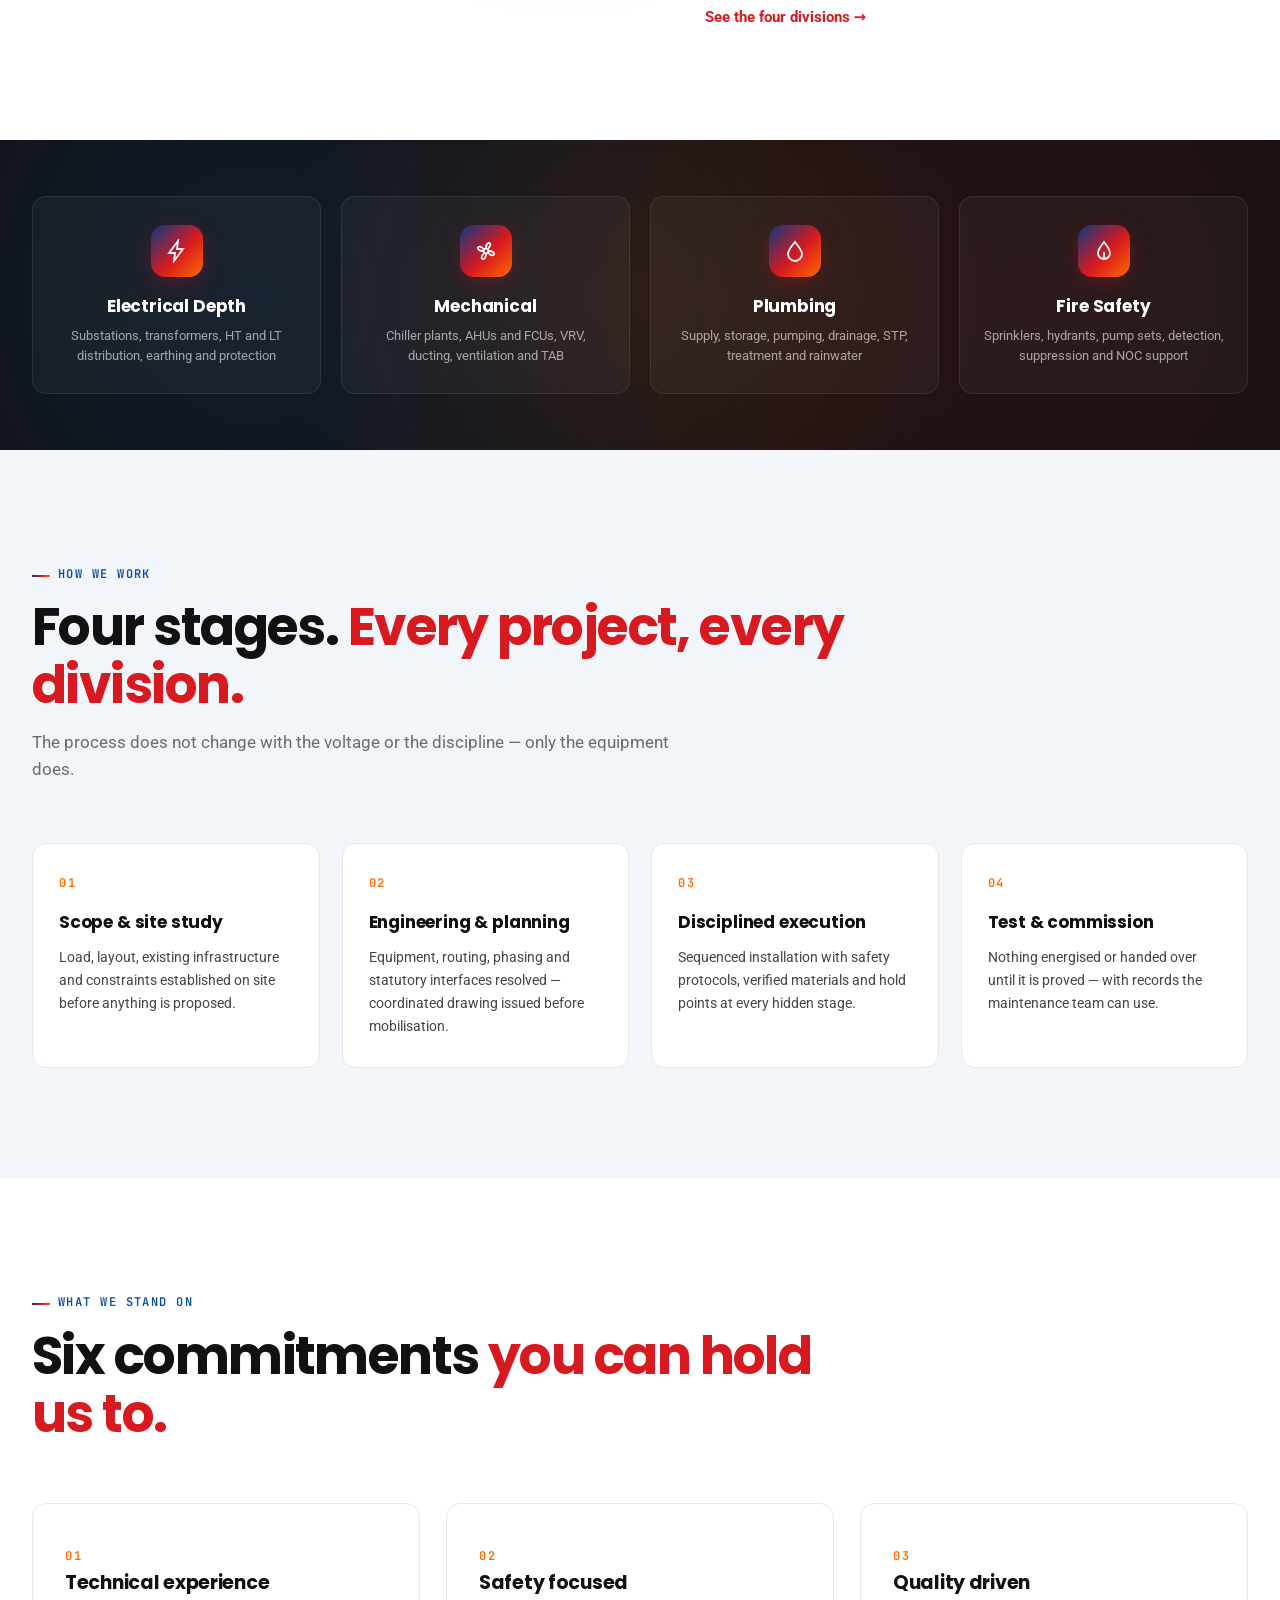
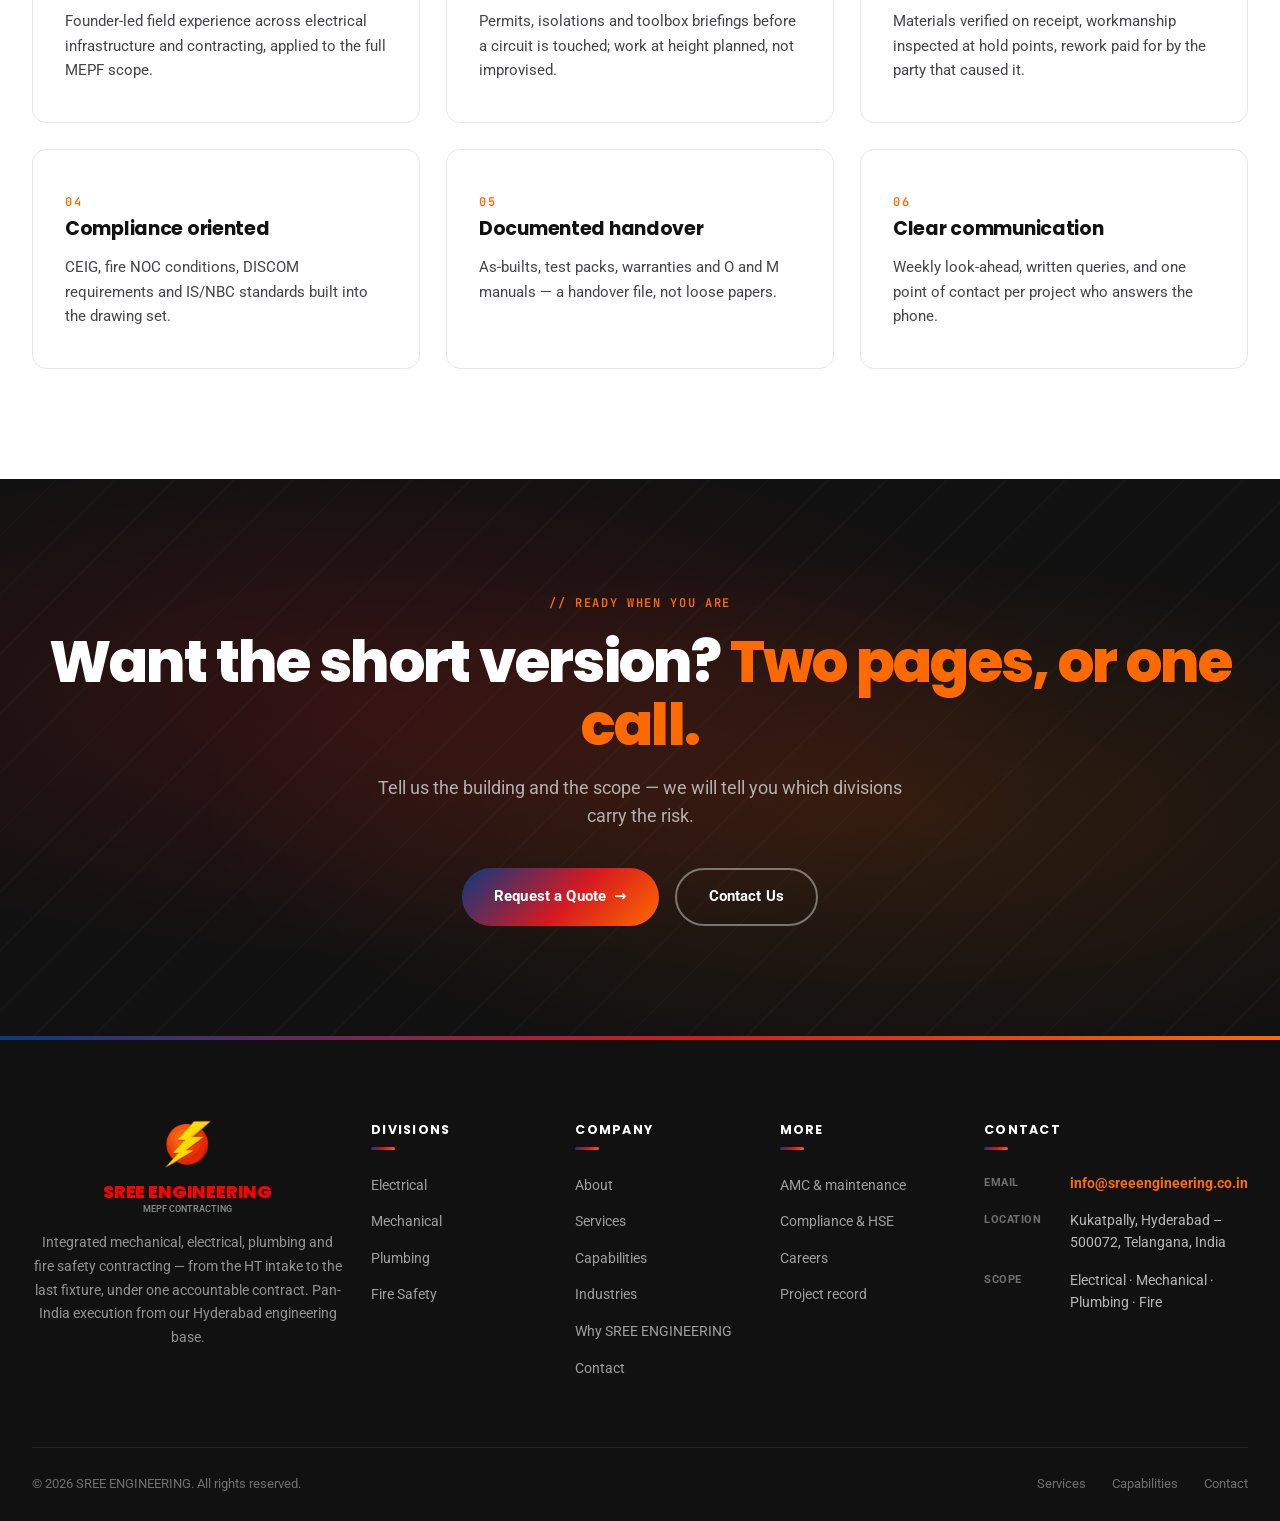
<file: about.html>
<!DOCTYPE html>
<html lang="en-IN">
<head>
<meta charset="utf-8">
<meta name="viewport" content="width=device-width,initial-scale=1">
<title>About | SREE ENGINEERING - Integrated MEPF Contracting Practice, Hyderabad</title>
<meta name="description" content="SREE ENGINEERING is an engineering-led contracting practice in Kukatpally, Hyderabad, delivering integrated MEPF: electrical, mechanical, plumbing and fire safety.">
<meta name="theme-color" content="#111111">
<meta property="og:title" content="About | SREE ENGINEERING - Integrated MEPF Contracting Practice, Hyderabad">
<meta property="og:description" content="SREE ENGINEERING is an engineering-led contracting practice in Kukatpally, Hyderabad, delivering integrated MEPF: electrical, mechanical, plumbing and fire safety.">
<meta property="og:type" content="website">
<meta property="og:image" content="assets/img/theirs-1.jpg">
<link rel="icon" href="assets/logo.png">
<link rel="preconnect" href="https://fonts.googleapis.com">
<link rel="preconnect" href="https://fonts.gstatic.com" crossorigin>
<link href="https://fonts.googleapis.com/css2?family=Poppins:wght@300;400;500;600;700;800&family=Roboto:wght@300;400;500;700&family=JetBrains+Mono:wght@400;500;600&display=swap" rel="stylesheet">
<link rel="stylesheet" href="assets/style.css">
<link rel="stylesheet" href="assets/mepf.css">
</head>
<body>

<div class="topbar">
  <div class="wrap">
    <span class="hide-m">Integrated MEPF Contracting Company</span>
    <span class="em">info@sreeengineering.co.in</span>
  </div>
</div>
<header class="nav" id="nav">
  <div class="wrap nav-inner">
    <a aria-label='SREE ENGINEERING home' class='brand' href='index.html'>
      <img src="assets/logo.png" alt="SREE ENGINEERING logo" class="brand-mark">
      <span class="brand-text"><span class="brand-name">SREE ENGINEERING</span><span class="brand-tag">MEPF Contracting</span></span>
    </a>
    <div class="nav-right">
      <nav class="nav-links" aria-label="Primary"><a href="index.html">Home</a><a class="active" href="about.html">About</a><a href="services.html">Services</a><a href="projects.html">Projects</a><a href="capabilities.html">Capabilities</a><a href="industries.html">Industries</a><a href="why-sree.html">Why SREE</a><a href="contact.html">Contact</a></nav>
      <button class="burger" id="burger" aria-label="Open menu"><span></span><span></span><span></span></button>
    </div>
  </div>
</header>
<div class="mobile-menu" id="mobileMenu"><a href="index.html">Home</a><a class="active" href="about.html">About</a><a href="services.html">Services</a><a href="projects.html">Projects</a><a href="capabilities.html">Capabilities</a><a href="industries.html">Industries</a><a href="why-sree.html">Why SREE</a><a href="contact.html">Contact</a></div>
<section class="page-hero">
  <div class="page-hero-img"><img src="assets/img/theirs-1.jpg" alt=""></div>
  <div class="wrap">
    <div class="crumb"><a href="index.html">Home</a></div>
    <h1>An engineering practice. <span class="r">Now the whole services stack.</span></h1>
    <p>SREE ENGINEERING is a contracting firm based in Kukatpally, Hyderabad. We began in engineering and fabrication discipline, built a high-voltage electrical contracting practice, and now deliver mechanical, plumbing and fire safety alongside it &mdash; as one integrated MEPF package.</p>
  </div>
</section><section class="section">
  <div class="wrap">
    <div class="section-head reveal">
      <span class="eyebrow">Who We Are</span>
      <h2>Engineering at the core. <span class="r">Execution on site.</span></h2>
      <p></p>
    </div>
    <div class="about-grid">
    <div class="about-media reveal"><div class="frame"><img src="assets/img/theirs-2.jpg" alt="Open-yard air-insulated substation with transmission structures" loading="lazy"></div>
      <div class="badge">MEPF</div><div class="exp"><div class="n">23+</div><div class="t">Years founder<br>experience</div></div></div>
    <div class="about-body reveal" data-d="1">
      <h2>We exist to solve one problem well: <span class="r">services that stay reliable.</span></h2>
      <p class="lead">That now covers the full MEPF scope &mdash; HT and LT electrical, HVAC and ventilation, water
      and drainage, and fire protection &mdash; executed by one team against one programme.</p>
      <p>Our approach is deliberately simple: understand the requirement, engineer the right solution, execute with
      discipline, and hand over infrastructure that performs over the long term.</p>
      <ul class="about-checks">
        <li>A contractor who has delivered substations already carries the disciplines that matter in services:
        sequence, isolation, testing and documentation.</li>
        <li>We have extended that discipline across the other three divisions rather than starting again with a
        different culture.</li>
        <li>We are an execution contractor. We coordinate with your consultant's design; we do not replace it.</li>
        <li>Where a scope needs a specialist designer &mdash; clean rooms, medical gas, data-centre topology &mdash;
        we say so at proposal stage, not after award.</li>
      </ul>
      <a class="about-link" href="services.html">See the four divisions <span class="arr">&rarr;</span></a>
    </div>
  </div>
  </div>
</section><section class="cred"><div class="wrap"><div class="cred-grid"><div class="cred-item reveal"><span class="ic"><svg width="24" height="24" viewBox="0 0 24 24" fill="none" stroke="currentColor" stroke-width="1.8"><path d="M13 2 4 14h6l-1 8 9-12h-6z"/></svg></span><h4>Electrical Depth</h4><p>Substations, transformers, HT and LT distribution, earthing and protection</p></div><div class="cred-item reveal" data-d="1"><span class="ic"><svg width="24" height="24" viewBox="0 0 24 24" fill="none" stroke="currentColor" stroke-width="1.8"><circle cx="12" cy="12" r="2.4"/><path d="M12 9.6c0-3 1-5.6 3-5.6s2 3-1 5.6M14.4 12c3 0 5.6 1 5.6 3s-3 2-5.6-1M12 14.4c0 3-1 5.6-3 5.6s-2-3 1-5.6M9.6 12c-3 0-5.6-1-5.6-3s3-2 5.6 1"/></svg></span><h4>Mechanical</h4><p>Chiller plants, AHUs and FCUs, VRV, ducting, ventilation and TAB</p></div><div class="cred-item reveal" data-d="2"><span class="ic"><svg width="24" height="24" viewBox="0 0 24 24" fill="none" stroke="currentColor" stroke-width="1.8"><path d="M12 3c5 6 7 9 7 12a7 7 0 0 1-14 0c0-3 2-6 7-12z"/></svg></span><h4>Plumbing</h4><p>Supply, storage, pumping, drainage, STP, treatment and rainwater</p></div><div class="cred-item reveal" data-d="3"><span class="ic"><svg width="24" height="24" viewBox="0 0 24 24" fill="none" stroke="currentColor" stroke-width="1.8"><path d="M12 3c4 5 6 8 6 11a6 6 0 0 1-12 0c0-3 2-6 6-11z"/><path d="M12 13v6"/></svg></span><h4>Fire Safety</h4><p>Sprinklers, hydrants, pump sets, detection, suppression and NOC support</p></div></div></div></section><section class="section grey">
  <div class="wrap">
    <div class="section-head reveal">
      <span class="eyebrow">How We Work</span>
      <h2>Four stages. <span class="r">Every project, every division.</span></h2>
      <p>The process does not change with the voltage or the discipline &mdash; only the equipment does.</p>
    </div>
    <div class="process-grid"><div class="step reveal"><h4>Scope &amp; site study</h4><p>Load, layout, existing infrastructure and constraints established on site before anything is proposed.</p></div><div class="step reveal"><h4>Engineering &amp; planning</h4><p>Equipment, routing, phasing and statutory interfaces resolved &mdash; coordinated drawing issued before mobilisation.</p></div><div class="step reveal"><h4>Disciplined execution</h4><p>Sequenced installation with safety protocols, verified materials and hold points at every hidden stage.</p></div><div class="step reveal"><h4>Test &amp; commission</h4><p>Nothing energised or handed over until it is proved &mdash; with records the maintenance team can use.</p></div></div>
  </div>
</section><section class="section">
  <div class="wrap">
    <div class="section-head reveal">
      <span class="eyebrow">What We Stand On</span>
      <h2>Six commitments <span class="r">you can hold us to.</span></h2>
      <p></p>
    </div>
    <div class="why-grid "><div class="why-card reveal"><span class="num">01</span><h3>Technical experience</h3><p>Founder-led field experience across electrical infrastructure and contracting, applied to the full MEPF scope.</p></div><div class="why-card reveal" data-d="1"><span class="num">02</span><h3>Safety focused</h3><p>Permits, isolations and toolbox briefings before a circuit is touched; work at height planned, not improvised.</p></div><div class="why-card reveal" data-d="2"><span class="num">03</span><h3>Quality driven</h3><p>Materials verified on receipt, workmanship inspected at hold points, rework paid for by the party that caused it.</p></div><div class="why-card reveal" data-d="3"><span class="num">04</span><h3>Compliance oriented</h3><p>CEIG, fire NOC conditions, DISCOM requirements and IS/NBC standards built into the drawing set.</p></div><div class="why-card reveal" data-d="0"><span class="num">05</span><h3>Documented handover</h3><p>As-builts, test packs, warranties and O and M manuals &mdash; a handover file, not loose papers.</p></div><div class="why-card reveal" data-d="1"><span class="num">06</span><h3>Clear communication</h3><p>Weekly look-ahead, written queries, and one point of contact per project who answers the phone.</p></div></div>
  </div>
</section><section class="cta-band">
  <div class="wrap cta-inner">
    <span class="eyebrow-c reveal">// READY WHEN YOU ARE</span>
    <h2 class="reveal" data-d="1">Want the short version? <span class="o">Two pages, or one call.</span></h2>
    <p class="reveal" data-d="2">Tell us the building and the scope &mdash; we will tell you which divisions carry the risk.</p>
    <div class="cta-actions reveal" data-d="3">
      <a class='btn btn-primary' href='contact.html'>Request a Quote <span class="arr">&rarr;</span></a>
      <a class='btn btn-outline' href='contact.html' style='border-color:rgba(255,255,255,.4);color:#fff;'>Contact Us</a>
    </div>
  </div>
</section>
<footer>
  <div class="wrap">
    <div class="foot-grid">
      <div class="foot-brand">
        <img src="assets/logo.png" alt="SREE ENGINEERING logo" class="brand-mark">
        <span class="bn-wrap"><span class="bn">SREE ENGINEERING</span><span class="bt">MEPF Contracting</span></span>
        <p>Integrated mechanical, electrical, plumbing and fire safety contracting &mdash; from the HT intake to the last
        fixture, under one accountable contract. Pan-India execution from our Hyderabad engineering base.</p>
      </div>
      <div class="foot-col">
        <h5>Divisions</h5>
        <ul><li><a href="electrical.html">Electrical</a></li><li><a href="mechanical.html">Mechanical</a></li><li><a href="plumbing.html">Plumbing</a></li><li><a href="fire.html">Fire Safety</a></li></ul>
      </div>
      <div class="foot-col">
        <h5>Company</h5>
        <ul>
          <li><a href="about.html">About</a></li>
          <li><a href="services.html">Services</a></li>
          <li><a href="capabilities.html">Capabilities</a></li>
          <li><a href="industries.html">Industries</a></li>
          <li><a href="why-sree.html">Why SREE ENGINEERING</a></li>
          <li><a href="contact.html">Contact</a></li>
        </ul>
      </div>
      <div class="foot-col">
        <h5>More</h5>
        <ul>
          <li><a href="amc.html">AMC &amp; maintenance</a></li>
          <li><a href="compliance.html">Compliance &amp; HSE</a></li>
          <li><a href="careers.html">Careers</a></li>
          <li><a href="projects.html">Project record</a></li>
        </ul>
      </div>
      <div class="foot-col foot-contact">
        <h5>Contact</h5>
        <div class="row"><span class="k">Email</span><span class="v"><a href="mailto:info@sreeengineering.co.in">info@sreeengineering.co.in</a></span></div>
        <div class="row"><span class="k">Location</span><span class="v">Kukatpally, Hyderabad &ndash; 500072, Telangana, India</span></div>
        <div class="row"><span class="k">Scope</span><span class="v">Electrical &middot; Mechanical &middot; Plumbing &middot; Fire</span></div>
      </div>
    </div>
    <div class="foot-bottom">
      <span>&copy; <span id="yr">2026</span> SREE ENGINEERING. All rights reserved.</span>
      <span class="lnks"><a href="services.html">Services</a><a href="capabilities.html">Capabilities</a><a href="contact.html">Contact</a></span>
    </div>
  </div>
</footer>
<script src="assets/main.js"></script>
</body>
</html>
</file>
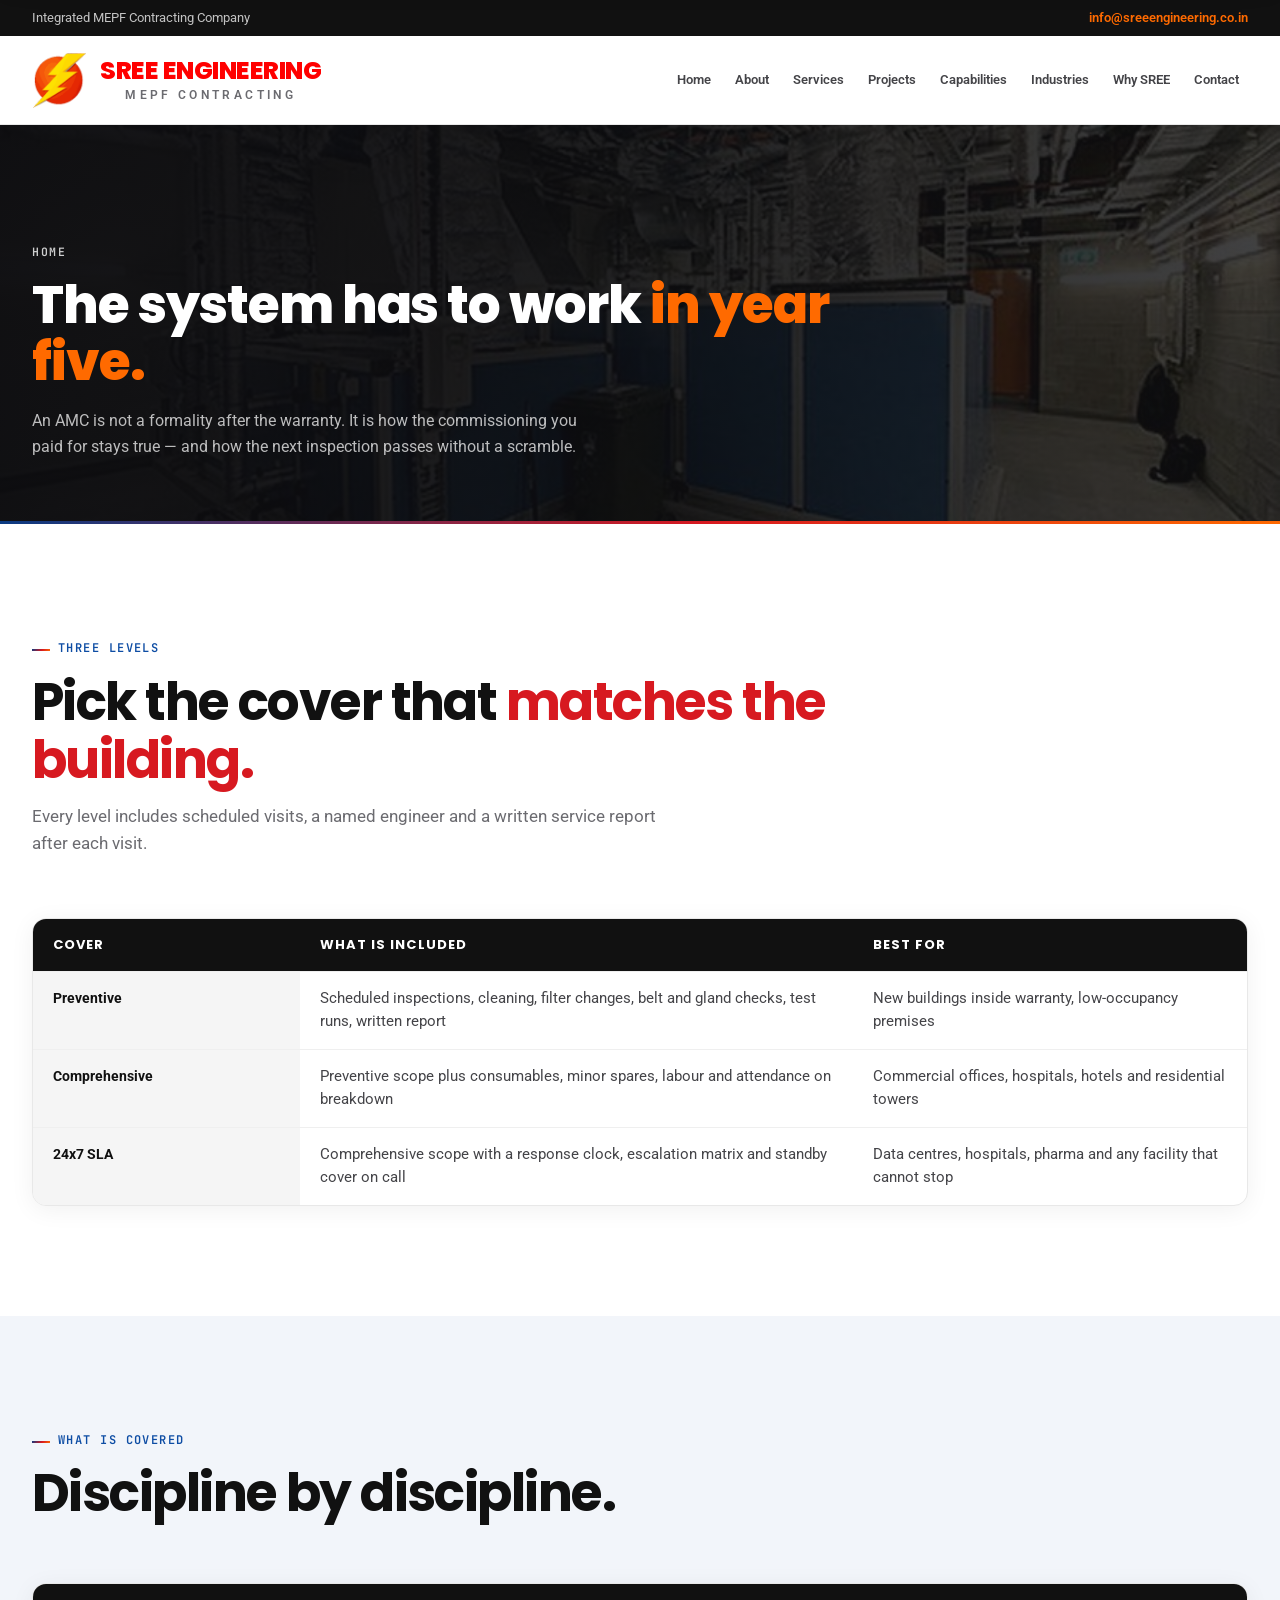
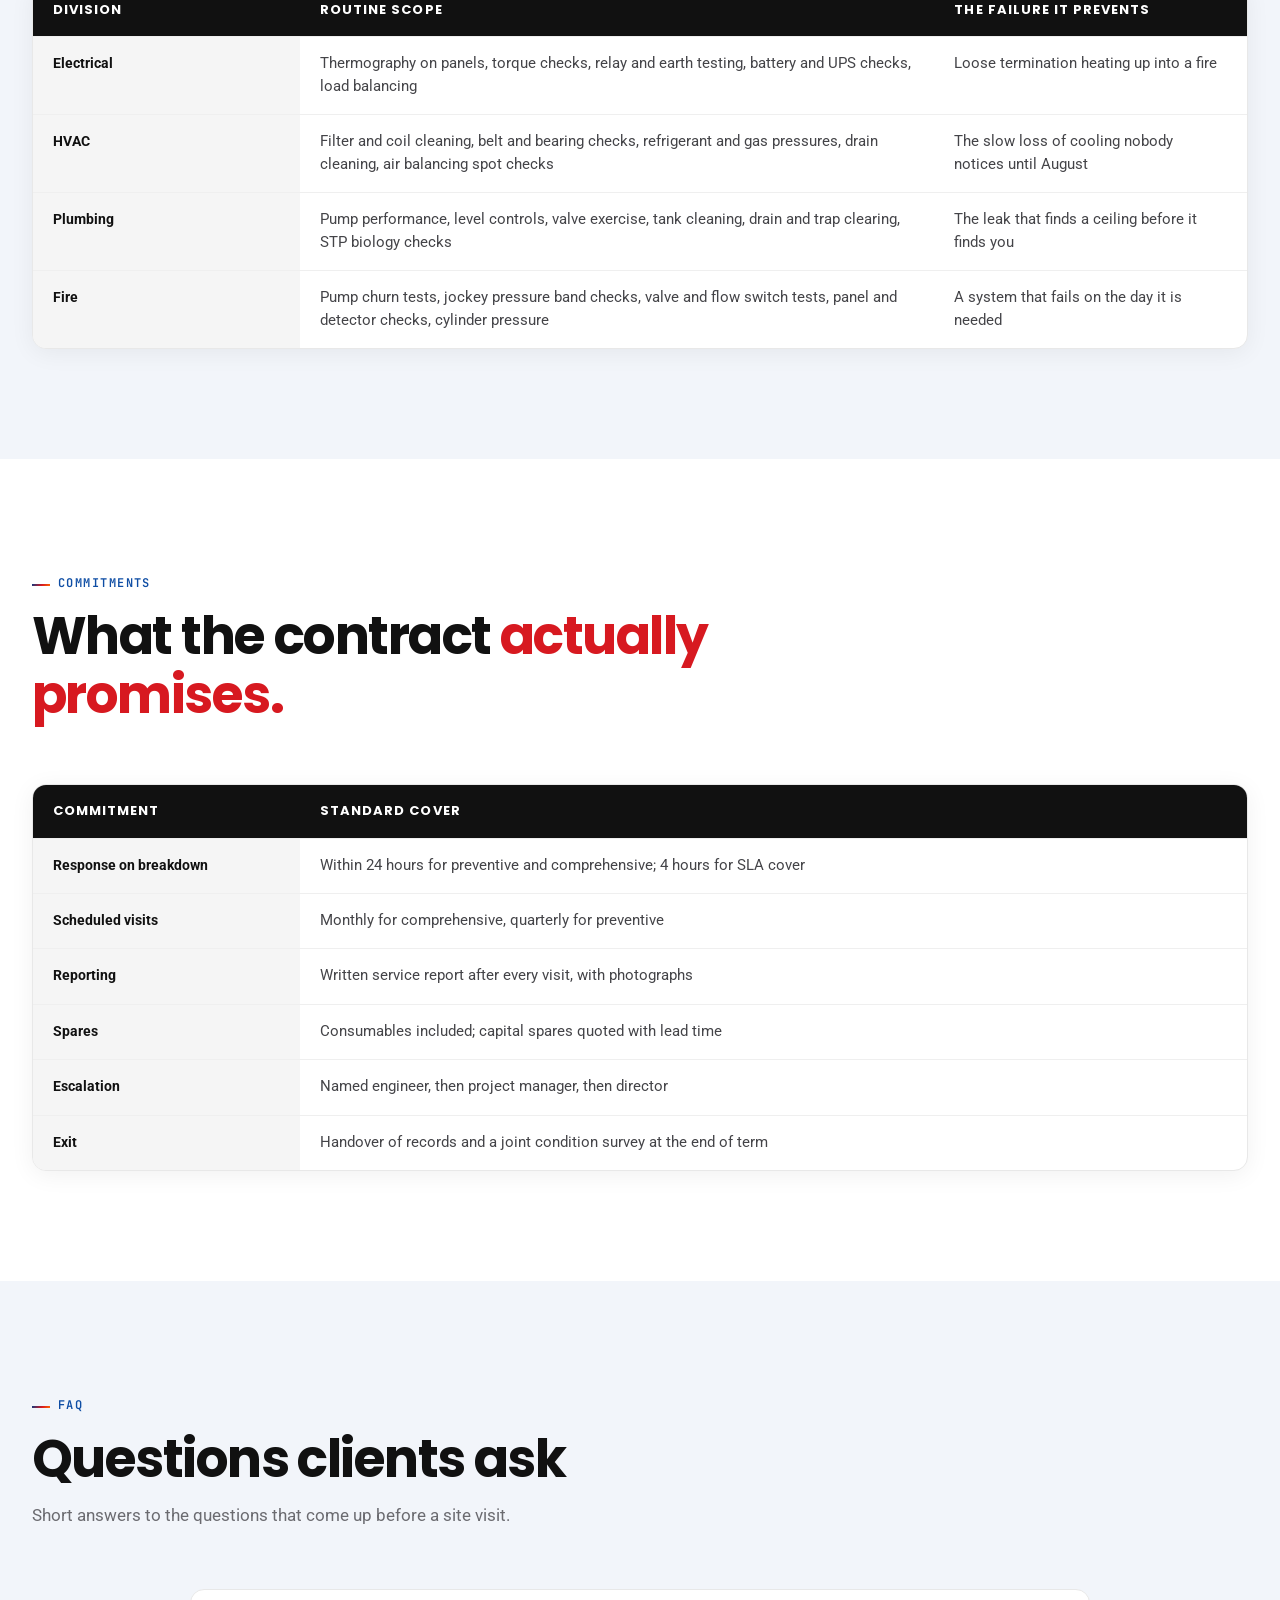
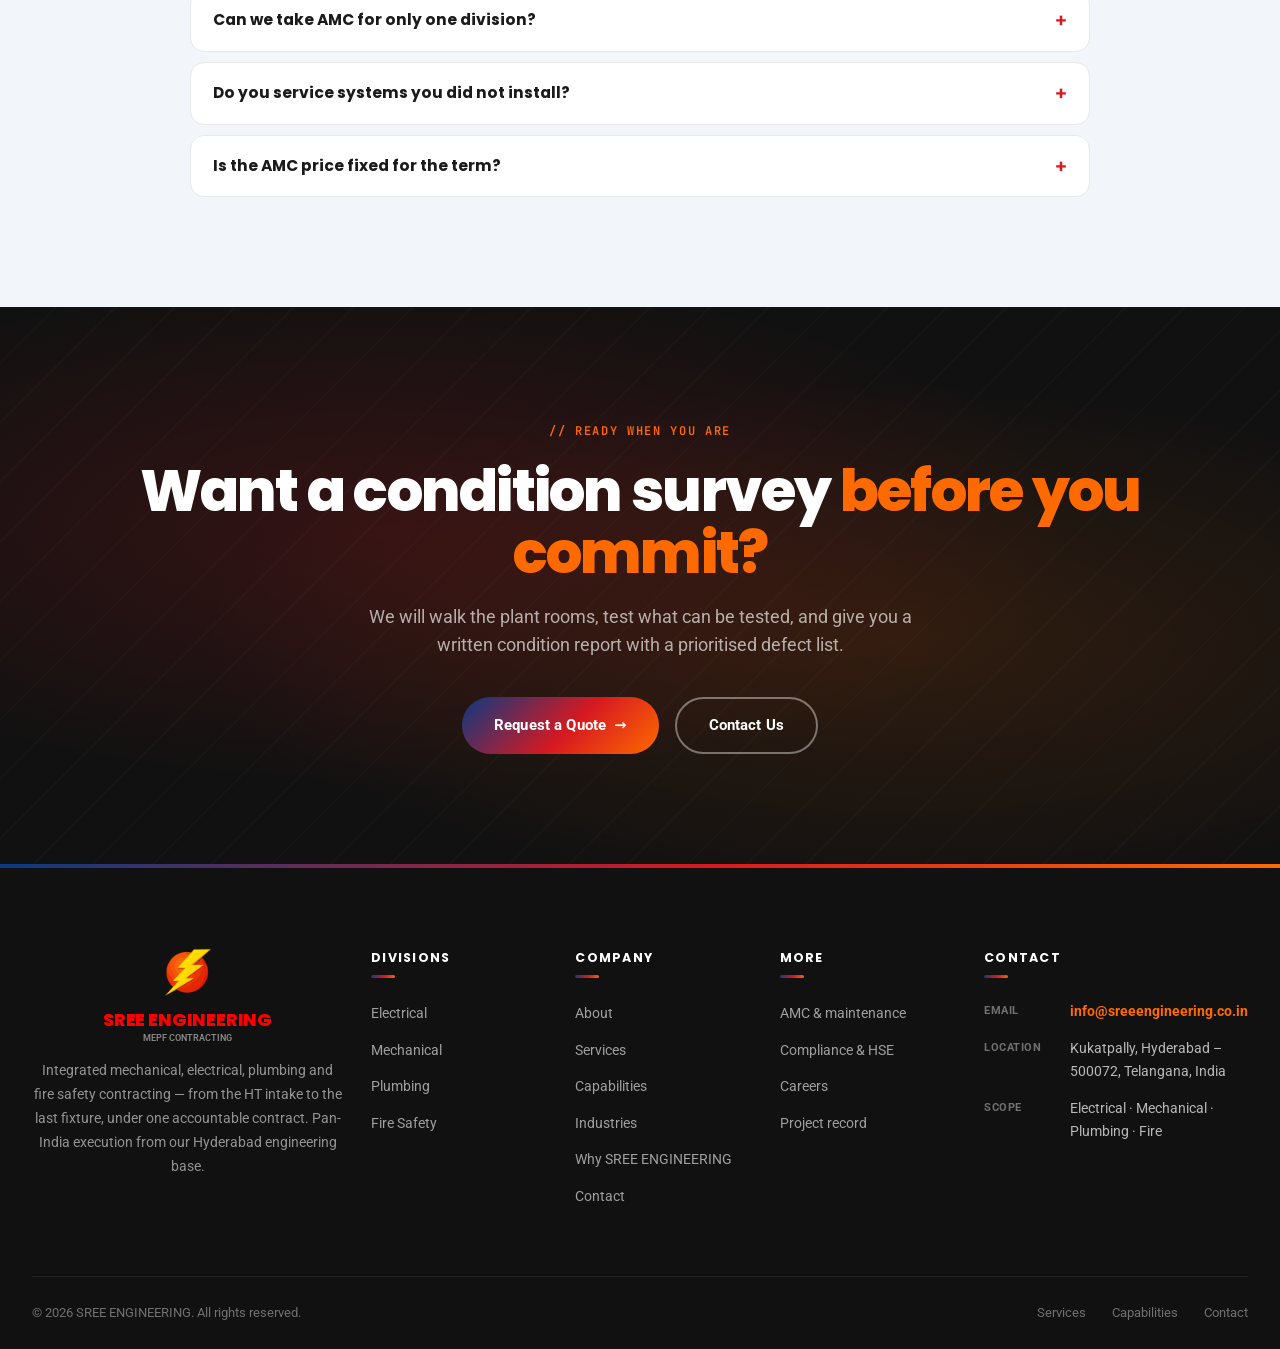
<file: amc.html>
<!DOCTYPE html>
<html lang="en-IN">
<head>
<meta charset="utf-8">
<meta name="viewport" content="width=device-width,initial-scale=1">
<title>AMC and Maintenance | MEPF Service Contracts | SREE ENGINEERING</title>
<meta name="description" content="Annual maintenance contracts for MEPF systems in Hyderabad: preventive, comprehensive and 24x7 SLA cover for electrical, HVAC, plumbing and fire systems.">
<meta name="theme-color" content="#111111">
<meta property="og:title" content="AMC and Maintenance | MEPF Service Contracts | SREE ENGINEERING">
<meta property="og:description" content="Annual maintenance contracts for MEPF systems in Hyderabad: preventive, comprehensive and 24x7 SLA cover for electrical, HVAC, plumbing and fire systems.">
<meta property="og:type" content="website">
<meta property="og:image" content="assets/img/ahu.jpg">
<link rel="icon" href="assets/logo.png">
<link rel="preconnect" href="https://fonts.googleapis.com">
<link rel="preconnect" href="https://fonts.gstatic.com" crossorigin>
<link href="https://fonts.googleapis.com/css2?family=Poppins:wght@300;400;500;600;700;800&family=Roboto:wght@300;400;500;700&family=JetBrains+Mono:wght@400;500;600&display=swap" rel="stylesheet">
<link rel="stylesheet" href="assets/style.css">
<link rel="stylesheet" href="assets/mepf.css">
</head>
<body>

<div class="topbar">
  <div class="wrap">
    <span class="hide-m">Integrated MEPF Contracting Company</span>
    <span class="em">info@sreeengineering.co.in</span>
  </div>
</div>
<header class="nav" id="nav">
  <div class="wrap nav-inner">
    <a aria-label='SREE ENGINEERING home' class='brand' href='index.html'>
      <img src="assets/logo.png" alt="SREE ENGINEERING logo" class="brand-mark">
      <span class="brand-text"><span class="brand-name">SREE ENGINEERING</span><span class="brand-tag">MEPF Contracting</span></span>
    </a>
    <div class="nav-right">
      <nav class="nav-links" aria-label="Primary"><a href="index.html">Home</a><a href="about.html">About</a><a href="services.html">Services</a><a href="projects.html">Projects</a><a href="capabilities.html">Capabilities</a><a href="industries.html">Industries</a><a href="why-sree.html">Why SREE</a><a href="contact.html">Contact</a></nav>
      <button class="burger" id="burger" aria-label="Open menu"><span></span><span></span><span></span></button>
    </div>
  </div>
</header>
<div class="mobile-menu" id="mobileMenu"><a href="index.html">Home</a><a href="about.html">About</a><a href="services.html">Services</a><a href="projects.html">Projects</a><a href="capabilities.html">Capabilities</a><a href="industries.html">Industries</a><a href="why-sree.html">Why SREE</a><a href="contact.html">Contact</a></div>
<section class="page-hero">
  <div class="page-hero-img"><img src="assets/img/ahu.jpg" alt=""></div>
  <div class="wrap">
    <div class="crumb"><a href="index.html">Home</a></div>
    <h1>The system has to work <span class="r">in year five.</span></h1>
    <p>An AMC is not a formality after the warranty. It is how the commissioning you paid for stays true &mdash; and how the next inspection passes without a scramble.</p>
  </div>
</section><section class="section">
  <div class="wrap">
    <div class="section-head reveal">
      <span class="eyebrow">Three levels</span>
      <h2>Pick the cover that <span class="r">matches the building.</span></h2>
      <p>Every level includes scheduled visits, a named engineer and a written service report after each visit.</p>
    </div>
    <div class="compare-wrap reveal"><table class="compare"><thead><tr><th>Cover</th><th>What is included</th><th>Best for</th></tr></thead><tbody><tr><td>Preventive</td><td>Scheduled inspections, cleaning, filter changes, belt and gland checks, test runs, written report</td><td>New buildings inside warranty, low-occupancy premises</td></tr><tr><td>Comprehensive</td><td>Preventive scope plus consumables, minor spares, labour and attendance on breakdown</td><td>Commercial offices, hospitals, hotels and residential towers</td></tr><tr><td>24x7 SLA</td><td>Comprehensive scope with a response clock, escalation matrix and standby cover on call</td><td>Data centres, hospitals, pharma and any facility that cannot stop</td></tr></tbody></table></div>
  </div>
</section><section class="section grey">
  <div class="wrap">
    <div class="section-head reveal">
      <span class="eyebrow">What is covered</span>
      <h2>Discipline by discipline.</h2>
      <p></p>
    </div>
    <div class="compare-wrap reveal"><table class="compare"><thead><tr><th>Division</th><th>Routine scope</th><th>The failure it prevents</th></tr></thead><tbody><tr><td>Electrical</td><td>Thermography on panels, torque checks, relay and earth testing, battery and UPS checks, load balancing</td><td>Loose termination heating up into a fire</td></tr><tr><td>HVAC</td><td>Filter and coil cleaning, belt and bearing checks, refrigerant and gas pressures, drain cleaning, air balancing spot checks</td><td>The slow loss of cooling nobody notices until August</td></tr><tr><td>Plumbing</td><td>Pump performance, level controls, valve exercise, tank cleaning, drain and trap clearing, STP biology checks</td><td>The leak that finds a ceiling before it finds you</td></tr><tr><td>Fire</td><td>Pump churn tests, jockey pressure band checks, valve and flow switch tests, panel and detector checks, cylinder pressure</td><td>A system that fails on the day it is needed</td></tr></tbody></table></div>
  </div>
</section><section class="section">
  <div class="wrap">
    <div class="section-head reveal">
      <span class="eyebrow">Commitments</span>
      <h2>What the contract <span class="r">actually promises.</span></h2>
      <p></p>
    </div>
    <div class="compare-wrap reveal"><table class="compare"><thead><tr><th>Commitment</th><th>Standard cover</th></tr></thead><tbody><tr><td>Response on breakdown</td><td>Within 24 hours for preventive and comprehensive; 4 hours for SLA cover</td></tr><tr><td>Scheduled visits</td><td>Monthly for comprehensive, quarterly for preventive</td></tr><tr><td>Reporting</td><td>Written service report after every visit, with photographs</td></tr><tr><td>Spares</td><td>Consumables included; capital spares quoted with lead time</td></tr><tr><td>Escalation</td><td>Named engineer, then project manager, then director</td></tr><tr><td>Exit</td><td>Handover of records and a joint condition survey at the end of term</td></tr></tbody></table></div>
  </div>
</section><section class="section grey">
  <div class="wrap">
    <div class="section-head reveal"><span class="eyebrow">FAQ</span>
      <h2>Questions clients ask</h2><p>Short answers to the questions that come up before a site visit.</p></div>
    <div class="faq-wrap reveal"><details class="faq-item"><summary>Can we take AMC for only one division?</summary><div class="faq-a">Yes. Many clients start with fire or HVAC, where a failed test has a consequence. The price per division is on the same rate card as the combined cover.</div></details><details class="faq-item"><summary>Do you service systems you did not install?</summary><div class="faq-a">Yes, after a condition survey. If the survey finds a defect that makes the system unsafe, we say so in writing before taking the contract.</div></details><details class="faq-item"><summary>Is the AMC price fixed for the term?</summary><div class="faq-a">Fixed for the contract year, with the escalation clause stated in the offer. Consumables are priced at the schedule rate, not at spot rates.</div></details></div>
  </div>
</section><section class="cta-band">
  <div class="wrap cta-inner">
    <span class="eyebrow-c reveal">// READY WHEN YOU ARE</span>
    <h2 class="reveal" data-d="1">Want a condition survey <span class="o">before you commit?</span></h2>
    <p class="reveal" data-d="2">We will walk the plant rooms, test what can be tested, and give you a written condition report with a prioritised defect list.</p>
    <div class="cta-actions reveal" data-d="3">
      <a class='btn btn-primary' href='contact.html'>Request a Quote <span class="arr">&rarr;</span></a>
      <a class='btn btn-outline' href='contact.html' style='border-color:rgba(255,255,255,.4);color:#fff;'>Contact Us</a>
    </div>
  </div>
</section>
<footer>
  <div class="wrap">
    <div class="foot-grid">
      <div class="foot-brand">
        <img src="assets/logo.png" alt="SREE ENGINEERING logo" class="brand-mark">
        <span class="bn-wrap"><span class="bn">SREE ENGINEERING</span><span class="bt">MEPF Contracting</span></span>
        <p>Integrated mechanical, electrical, plumbing and fire safety contracting &mdash; from the HT intake to the last
        fixture, under one accountable contract. Pan-India execution from our Hyderabad engineering base.</p>
      </div>
      <div class="foot-col">
        <h5>Divisions</h5>
        <ul><li><a href="electrical.html">Electrical</a></li><li><a href="mechanical.html">Mechanical</a></li><li><a href="plumbing.html">Plumbing</a></li><li><a href="fire.html">Fire Safety</a></li></ul>
      </div>
      <div class="foot-col">
        <h5>Company</h5>
        <ul>
          <li><a href="about.html">About</a></li>
          <li><a href="services.html">Services</a></li>
          <li><a href="capabilities.html">Capabilities</a></li>
          <li><a href="industries.html">Industries</a></li>
          <li><a href="why-sree.html">Why SREE ENGINEERING</a></li>
          <li><a href="contact.html">Contact</a></li>
        </ul>
      </div>
      <div class="foot-col">
        <h5>More</h5>
        <ul>
          <li><a href="amc.html">AMC &amp; maintenance</a></li>
          <li><a href="compliance.html">Compliance &amp; HSE</a></li>
          <li><a href="careers.html">Careers</a></li>
          <li><a href="projects.html">Project record</a></li>
        </ul>
      </div>
      <div class="foot-col foot-contact">
        <h5>Contact</h5>
        <div class="row"><span class="k">Email</span><span class="v"><a href="mailto:info@sreeengineering.co.in">info@sreeengineering.co.in</a></span></div>
        <div class="row"><span class="k">Location</span><span class="v">Kukatpally, Hyderabad &ndash; 500072, Telangana, India</span></div>
        <div class="row"><span class="k">Scope</span><span class="v">Electrical &middot; Mechanical &middot; Plumbing &middot; Fire</span></div>
      </div>
    </div>
    <div class="foot-bottom">
      <span>&copy; <span id="yr">2026</span> SREE ENGINEERING. All rights reserved.</span>
      <span class="lnks"><a href="services.html">Services</a><a href="capabilities.html">Capabilities</a><a href="contact.html">Contact</a></span>
    </div>
  </div>
</footer>
<script src="assets/main.js"></script>
</body>
</html>
</file>
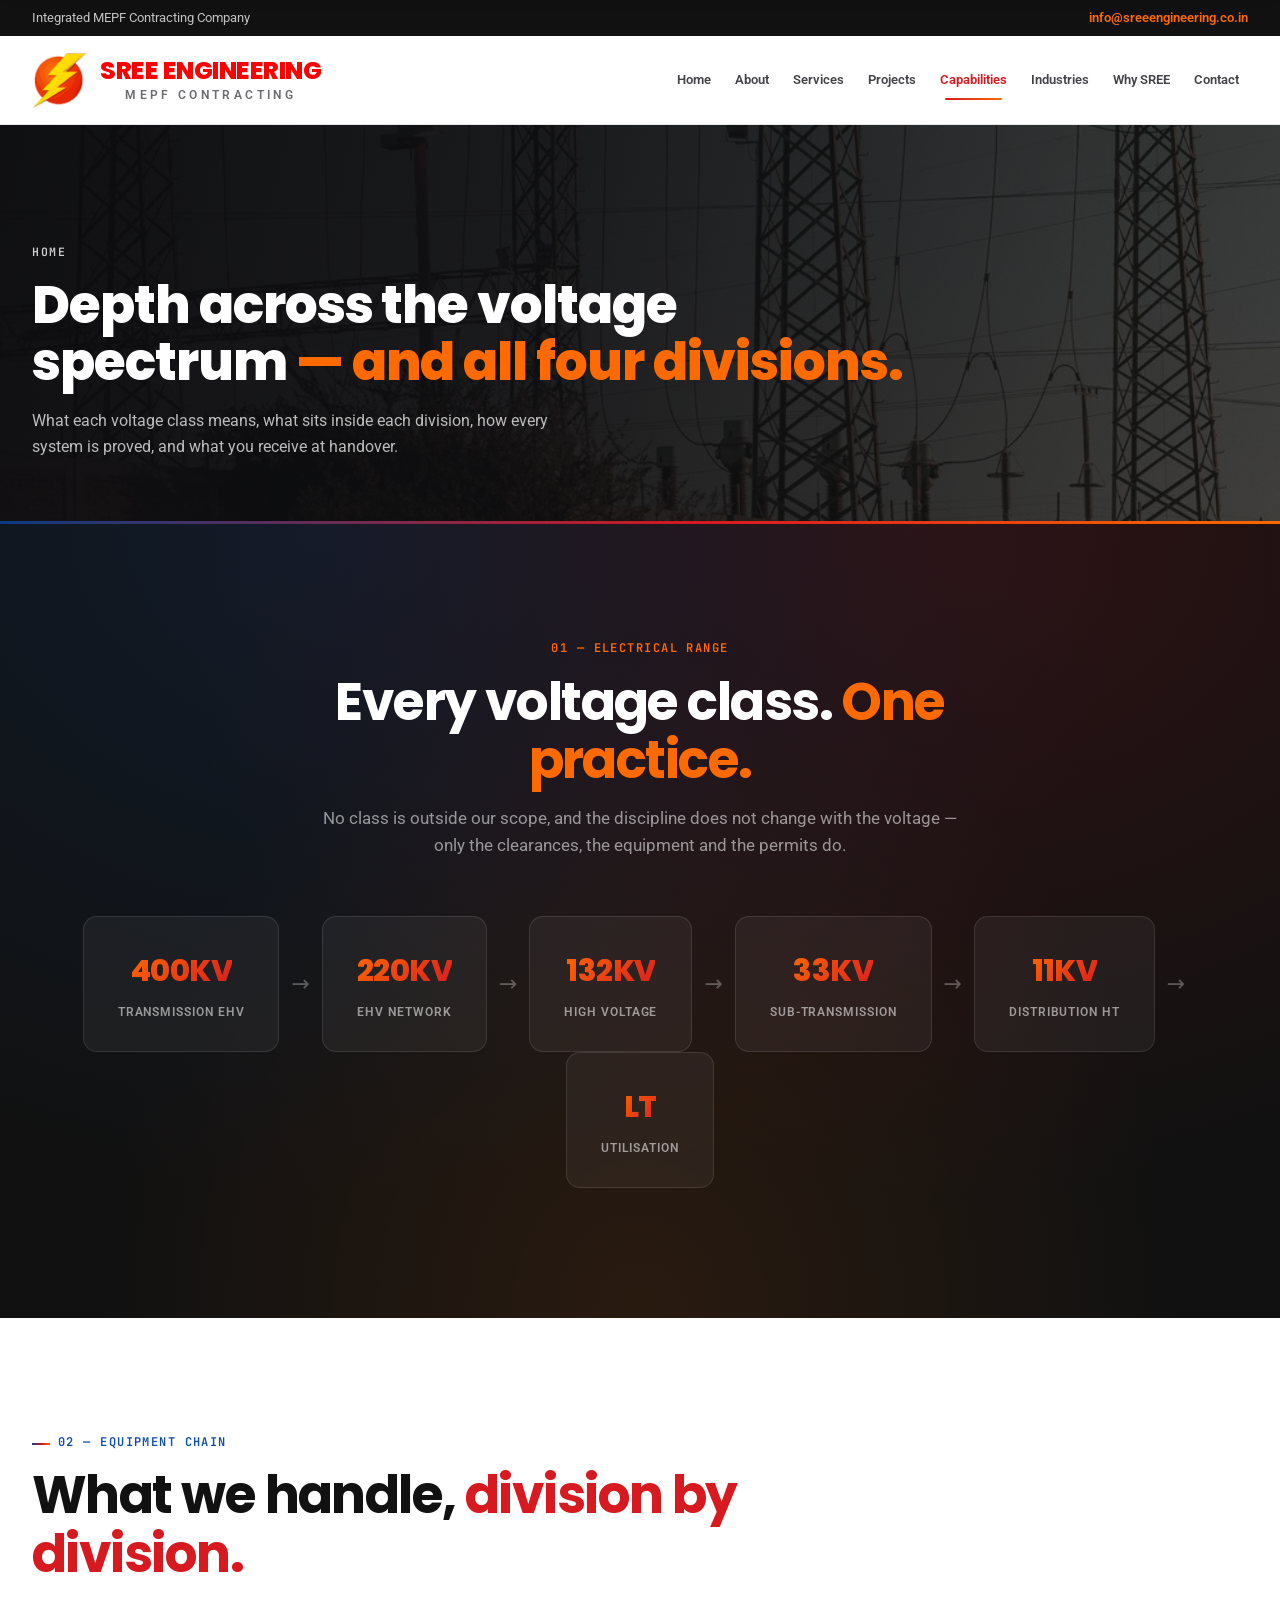
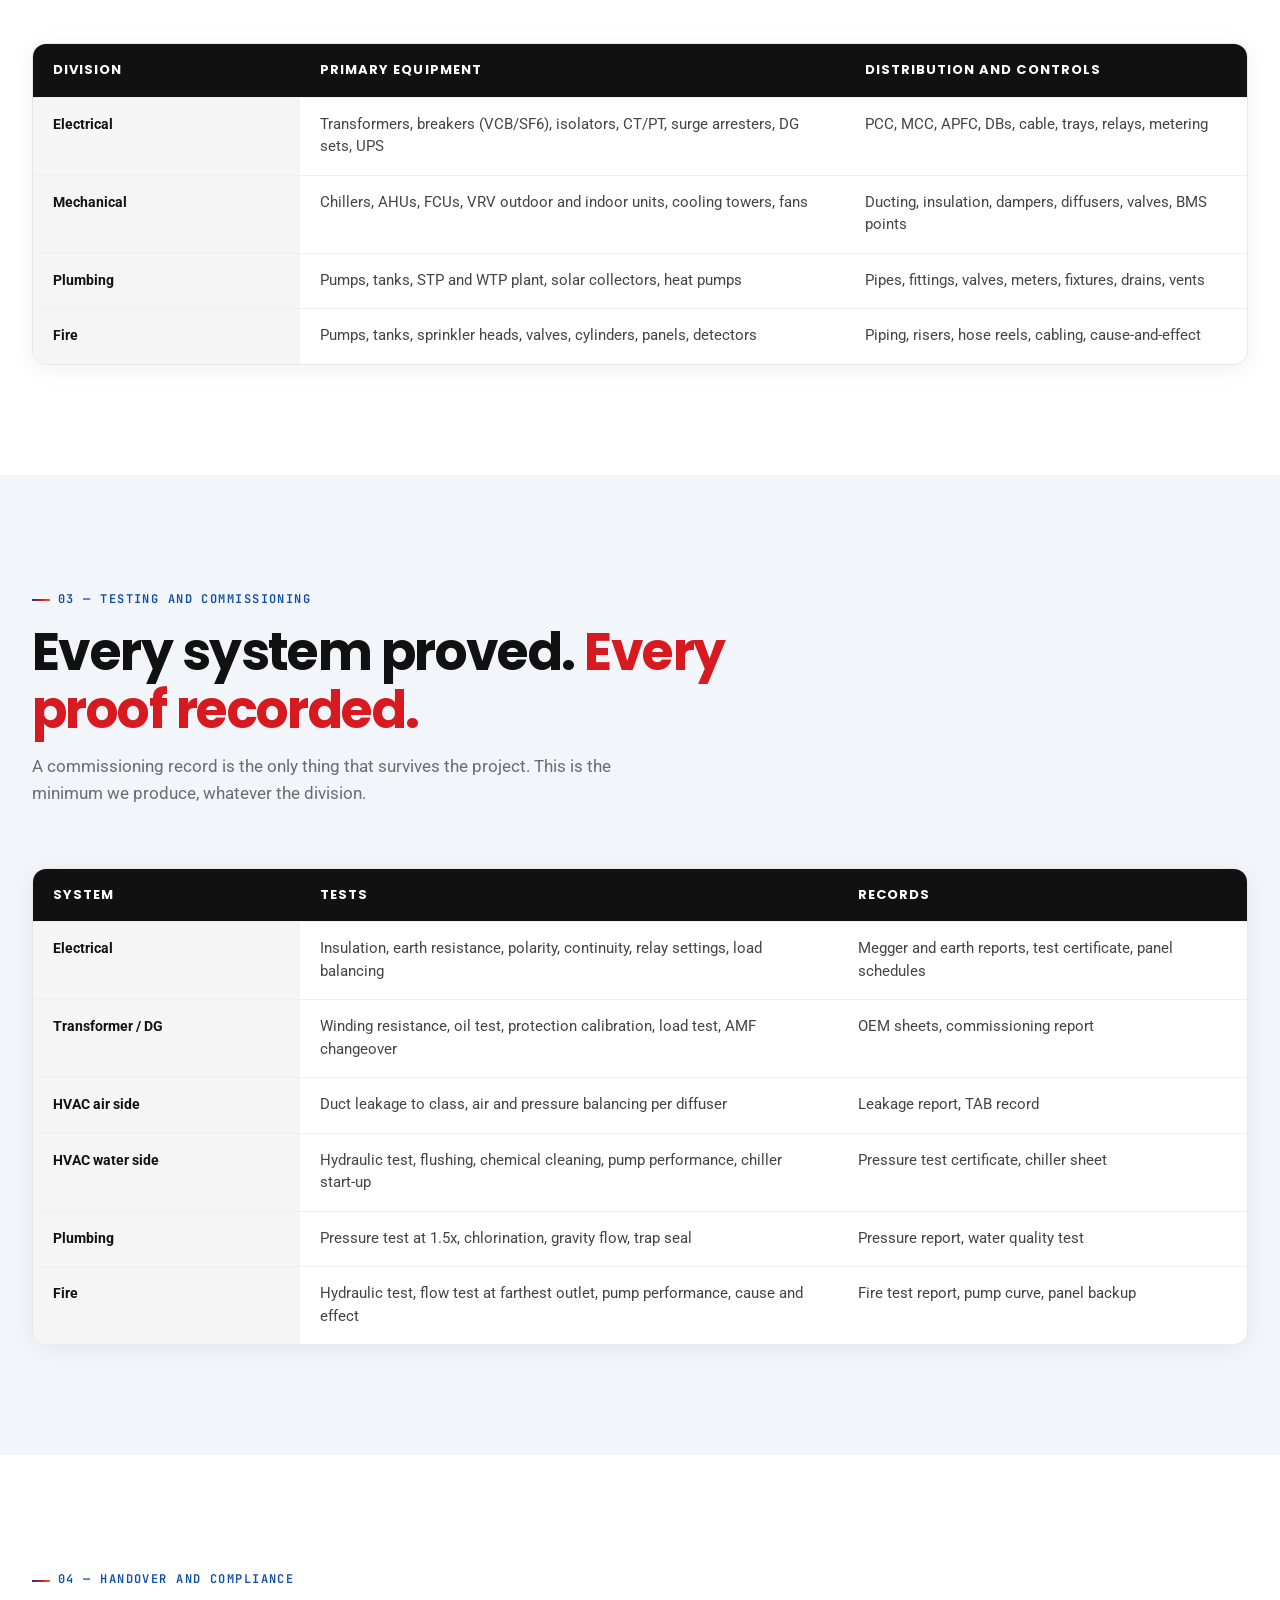
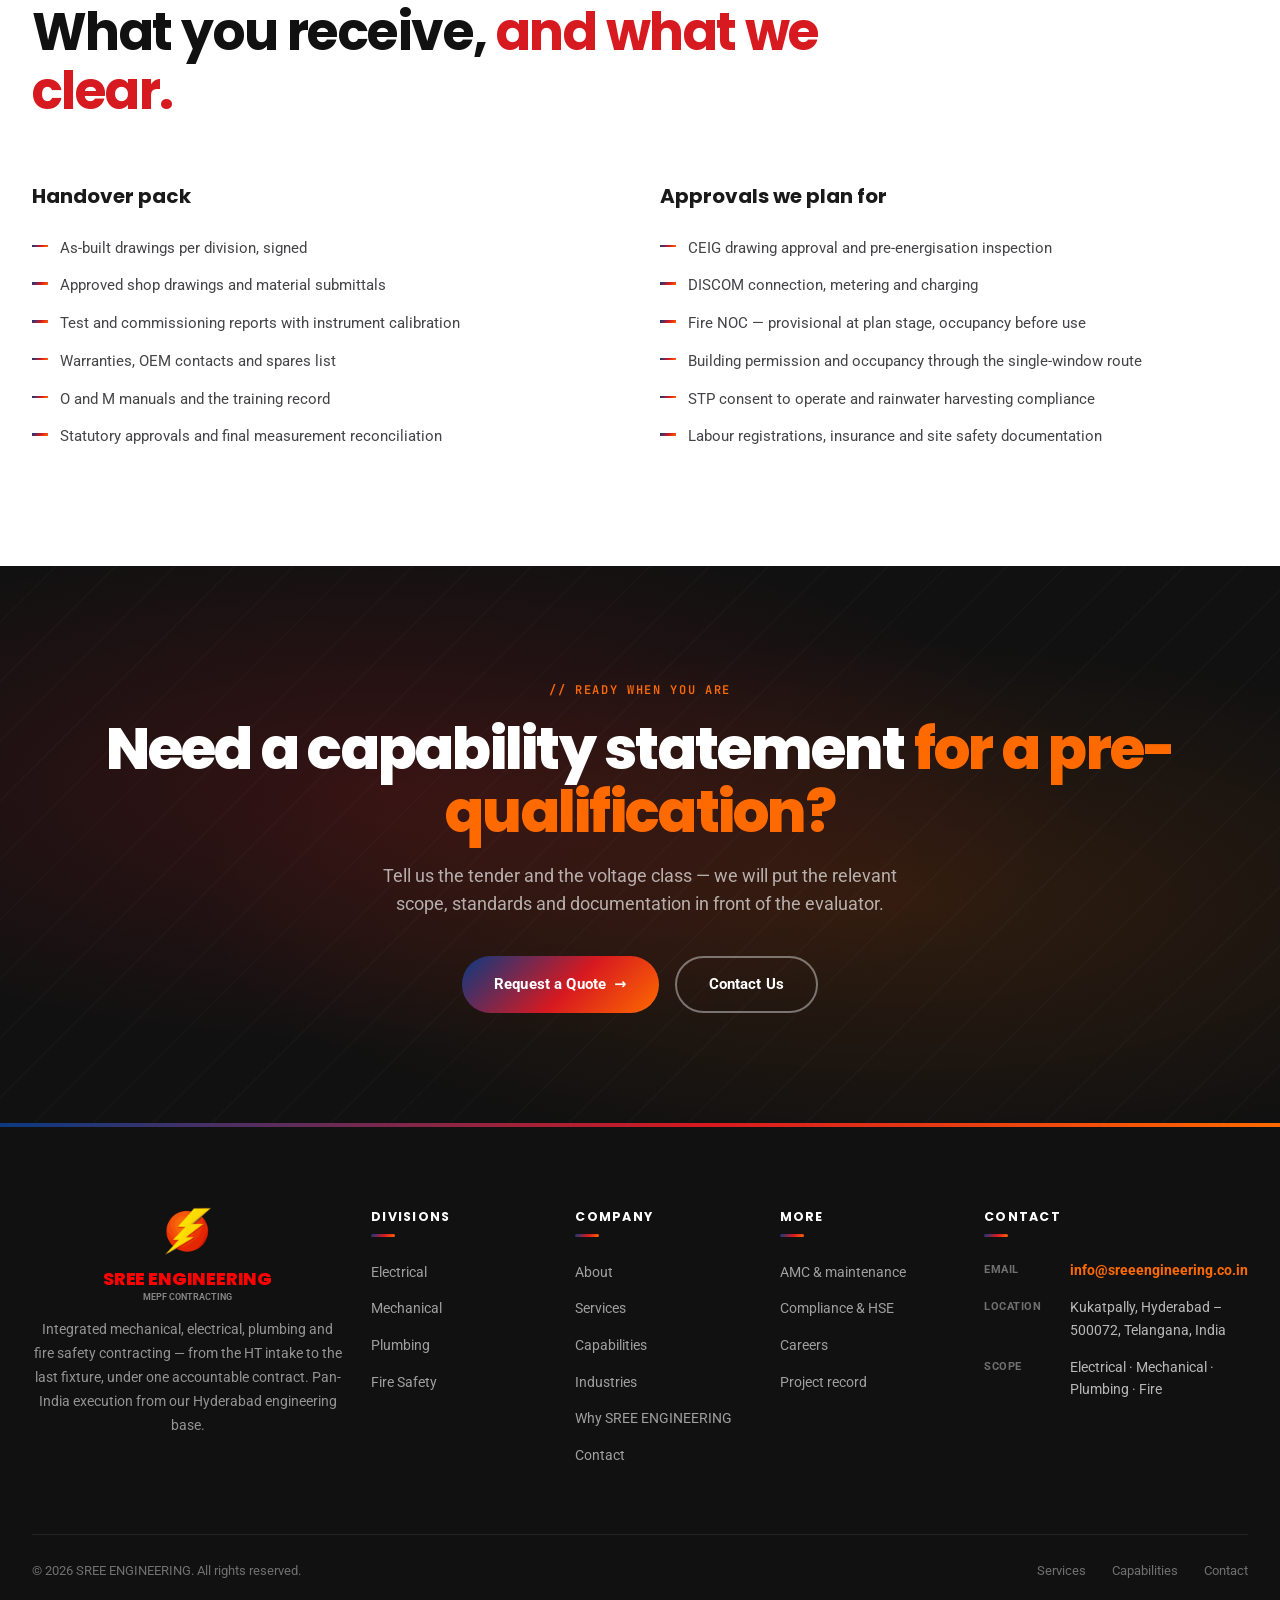
<file: capabilities.html>
<!DOCTYPE html>
<html lang="en-IN">
<head>
<meta charset="utf-8">
<meta name="viewport" content="width=device-width,initial-scale=1">
<title>Capabilities | Voltage Range, MEPF Scope, Testing, Compliance | SREE ENGINEERING</title>
<meta name="description" content="Technical range across MEPF: 400 KV to LT electrical, HVAC, plumbing and fire; equipment scope, testing and commissioning matrix, documentation and statutory compliance.">
<meta name="theme-color" content="#111111">
<meta property="og:title" content="Capabilities | Voltage Range, MEPF Scope, Testing, Compliance | SREE ENGINEERING">
<meta property="og:description" content="Technical range across MEPF: 400 KV to LT electrical, HVAC, plumbing and fire; equipment scope, testing and commissioning matrix, documentation and statutory compliance.">
<meta property="og:type" content="website">
<meta property="og:image" content="assets/img/theirs-2.jpg">
<link rel="icon" href="assets/logo.png">
<link rel="preconnect" href="https://fonts.googleapis.com">
<link rel="preconnect" href="https://fonts.gstatic.com" crossorigin>
<link href="https://fonts.googleapis.com/css2?family=Poppins:wght@300;400;500;600;700;800&family=Roboto:wght@300;400;500;700&family=JetBrains+Mono:wght@400;500;600&display=swap" rel="stylesheet">
<link rel="stylesheet" href="assets/style.css">
<link rel="stylesheet" href="assets/mepf.css">
</head>
<body>

<div class="topbar">
  <div class="wrap">
    <span class="hide-m">Integrated MEPF Contracting Company</span>
    <span class="em">info@sreeengineering.co.in</span>
  </div>
</div>
<header class="nav" id="nav">
  <div class="wrap nav-inner">
    <a aria-label='SREE ENGINEERING home' class='brand' href='index.html'>
      <img src="assets/logo.png" alt="SREE ENGINEERING logo" class="brand-mark">
      <span class="brand-text"><span class="brand-name">SREE ENGINEERING</span><span class="brand-tag">MEPF Contracting</span></span>
    </a>
    <div class="nav-right">
      <nav class="nav-links" aria-label="Primary"><a href="index.html">Home</a><a href="about.html">About</a><a href="services.html">Services</a><a href="projects.html">Projects</a><a class="active" href="capabilities.html">Capabilities</a><a href="industries.html">Industries</a><a href="why-sree.html">Why SREE</a><a href="contact.html">Contact</a></nav>
      <button class="burger" id="burger" aria-label="Open menu"><span></span><span></span><span></span></button>
    </div>
  </div>
</header>
<div class="mobile-menu" id="mobileMenu"><a href="index.html">Home</a><a href="about.html">About</a><a href="services.html">Services</a><a href="projects.html">Projects</a><a class="active" href="capabilities.html">Capabilities</a><a href="industries.html">Industries</a><a href="why-sree.html">Why SREE</a><a href="contact.html">Contact</a></div>
<section class="page-hero">
  <div class="page-hero-img"><img src="assets/img/theirs-2.jpg" alt=""></div>
  <div class="wrap">
    <div class="crumb"><a href="index.html">Home</a></div>
    <h1>Depth across the voltage spectrum <span class="r">&mdash; and all four divisions.</span></h1>
    <p>What each voltage class means, what sits inside each division, how every system is proved, and what you receive at handover.</p>
  </div>
</section><section class="cap-section">
  <div class="wrap">
    <div class="section-head center reveal" style="margin-bottom:56px;">
      <span class="eyebrow center" style="color:var(--orange);">01 &mdash; Electrical Range</span>
      <h2 style="color:#fff;">Every voltage class. <span style="color:var(--orange);">One practice.</span></h2>
      <p style="color:rgba(255,255,255,.55);">No class is outside our scope, and the discipline does not change with the voltage &mdash; only the clearances, the equipment and the permits do.</p>
    </div>
    <div class="cap-rail reveal" data-d="1"><div class="cap-node"><span class="kv">400KV</span><span class="lbl">Transmission EHV</span></div><span class="cap-arrow">&rarr;</span><div class="cap-node"><span class="kv">220KV</span><span class="lbl">EHV Network</span></div><span class="cap-arrow">&rarr;</span><div class="cap-node"><span class="kv">132KV</span><span class="lbl">High Voltage</span></div><span class="cap-arrow">&rarr;</span><div class="cap-node"><span class="kv">33KV</span><span class="lbl">Sub-Transmission</span></div><span class="cap-arrow">&rarr;</span><div class="cap-node"><span class="kv">11KV</span><span class="lbl">Distribution HT</span></div><span class="cap-arrow">&rarr;</span><div class="cap-node"><span class="kv">LT</span><span class="lbl">Utilisation</span></div></div>
    
  </div>
</section><section class="section">
  <div class="wrap">
    <div class="section-head reveal">
      <span class="eyebrow">02 &mdash; Equipment Chain</span>
      <h2>What we handle, <span class="r">division by division.</span></h2>
      <p></p>
    </div>
    <div class="compare-wrap reveal"><table class="compare"><thead><tr><th>Division</th><th>Primary equipment</th><th>Distribution and controls</th></tr></thead><tbody><tr><td>Electrical</td><td>Transformers, breakers (VCB/SF6), isolators, CT/PT, surge arresters, DG sets, UPS</td><td>PCC, MCC, APFC, DBs, cable, trays, relays, metering</td></tr><tr><td>Mechanical</td><td>Chillers, AHUs, FCUs, VRV outdoor and indoor units, cooling towers, fans</td><td>Ducting, insulation, dampers, diffusers, valves, BMS points</td></tr><tr><td>Plumbing</td><td>Pumps, tanks, STP and WTP plant, solar collectors, heat pumps</td><td>Pipes, fittings, valves, meters, fixtures, drains, vents</td></tr><tr><td>Fire</td><td>Pumps, tanks, sprinkler heads, valves, cylinders, panels, detectors</td><td>Piping, risers, hose reels, cabling, cause-and-effect</td></tr></tbody></table></div>
  </div>
</section><section class="section grey">
  <div class="wrap">
    <div class="section-head reveal">
      <span class="eyebrow">03 &mdash; Testing and Commissioning</span>
      <h2>Every system proved. <span class="r">Every proof recorded.</span></h2>
      <p>A commissioning record is the only thing that survives the project. This is the minimum we produce, whatever the division.</p>
    </div>
    <div class="compare-wrap reveal"><table class="compare"><thead><tr><th>System</th><th>Tests</th><th>Records</th></tr></thead><tbody><tr><td>Electrical</td><td>Insulation, earth resistance, polarity, continuity, relay settings, load balancing</td><td>Megger and earth reports, test certificate, panel schedules</td></tr><tr><td>Transformer / DG</td><td>Winding resistance, oil test, protection calibration, load test, AMF changeover</td><td>OEM sheets, commissioning report</td></tr><tr><td>HVAC air side</td><td>Duct leakage to class, air and pressure balancing per diffuser</td><td>Leakage report, TAB record</td></tr><tr><td>HVAC water side</td><td>Hydraulic test, flushing, chemical cleaning, pump performance, chiller start-up</td><td>Pressure test certificate, chiller sheet</td></tr><tr><td>Plumbing</td><td>Pressure test at 1.5x, chlorination, gravity flow, trap seal</td><td>Pressure report, water quality test</td></tr><tr><td>Fire</td><td>Hydraulic test, flow test at farthest outlet, pump performance, cause and effect</td><td>Fire test report, pump curve, panel backup</td></tr></tbody></table></div>
  </div>
</section><section class="section">
  <div class="wrap">
    <div class="section-head reveal">
      <span class="eyebrow">04 &mdash; Handover and Compliance</span>
      <h2>What you receive, <span class="r">and what we clear.</span></h2>
      <p></p>
    </div>
    <div class="two-col"><div><h3 style="font-size:20px;margin-bottom:12px;">Handover pack</h3><ul class="tick-list"><li>As-built drawings per division, signed</li><li>Approved shop drawings and material submittals</li><li>Test and commissioning reports with instrument calibration</li><li>Warranties, OEM contacts and spares list</li><li>O and M manuals and the training record</li><li>Statutory approvals and final measurement reconciliation</li></ul></div><div><h3 style="font-size:20px;margin-bottom:12px;">Approvals we plan for</h3><ul class="tick-list"><li>CEIG drawing approval and pre-energisation inspection</li><li>DISCOM connection, metering and charging</li><li>Fire NOC &mdash; provisional at plan stage, occupancy before use</li><li>Building permission and occupancy through the single-window route</li><li>STP consent to operate and rainwater harvesting compliance</li><li>Labour registrations, insurance and site safety documentation</li></ul></div></div>
  </div>
</section><section class="cta-band">
  <div class="wrap cta-inner">
    <span class="eyebrow-c reveal">// READY WHEN YOU ARE</span>
    <h2 class="reveal" data-d="1">Need a capability statement <span class="o">for a pre-qualification?</span></h2>
    <p class="reveal" data-d="2">Tell us the tender and the voltage class &mdash; we will put the relevant scope, standards and documentation in front of the evaluator.</p>
    <div class="cta-actions reveal" data-d="3">
      <a class='btn btn-primary' href='contact.html'>Request a Quote <span class="arr">&rarr;</span></a>
      <a class='btn btn-outline' href='contact.html' style='border-color:rgba(255,255,255,.4);color:#fff;'>Contact Us</a>
    </div>
  </div>
</section>
<footer>
  <div class="wrap">
    <div class="foot-grid">
      <div class="foot-brand">
        <img src="assets/logo.png" alt="SREE ENGINEERING logo" class="brand-mark">
        <span class="bn-wrap"><span class="bn">SREE ENGINEERING</span><span class="bt">MEPF Contracting</span></span>
        <p>Integrated mechanical, electrical, plumbing and fire safety contracting &mdash; from the HT intake to the last
        fixture, under one accountable contract. Pan-India execution from our Hyderabad engineering base.</p>
      </div>
      <div class="foot-col">
        <h5>Divisions</h5>
        <ul><li><a href="electrical.html">Electrical</a></li><li><a href="mechanical.html">Mechanical</a></li><li><a href="plumbing.html">Plumbing</a></li><li><a href="fire.html">Fire Safety</a></li></ul>
      </div>
      <div class="foot-col">
        <h5>Company</h5>
        <ul>
          <li><a href="about.html">About</a></li>
          <li><a href="services.html">Services</a></li>
          <li><a href="capabilities.html">Capabilities</a></li>
          <li><a href="industries.html">Industries</a></li>
          <li><a href="why-sree.html">Why SREE ENGINEERING</a></li>
          <li><a href="contact.html">Contact</a></li>
        </ul>
      </div>
      <div class="foot-col">
        <h5>More</h5>
        <ul>
          <li><a href="amc.html">AMC &amp; maintenance</a></li>
          <li><a href="compliance.html">Compliance &amp; HSE</a></li>
          <li><a href="careers.html">Careers</a></li>
          <li><a href="projects.html">Project record</a></li>
        </ul>
      </div>
      <div class="foot-col foot-contact">
        <h5>Contact</h5>
        <div class="row"><span class="k">Email</span><span class="v"><a href="mailto:info@sreeengineering.co.in">info@sreeengineering.co.in</a></span></div>
        <div class="row"><span class="k">Location</span><span class="v">Kukatpally, Hyderabad &ndash; 500072, Telangana, India</span></div>
        <div class="row"><span class="k">Scope</span><span class="v">Electrical &middot; Mechanical &middot; Plumbing &middot; Fire</span></div>
      </div>
    </div>
    <div class="foot-bottom">
      <span>&copy; <span id="yr">2026</span> SREE ENGINEERING. All rights reserved.</span>
      <span class="lnks"><a href="services.html">Services</a><a href="capabilities.html">Capabilities</a><a href="contact.html">Contact</a></span>
    </div>
  </div>
</footer>
<script src="assets/main.js"></script>
</body>
</html>
</file>
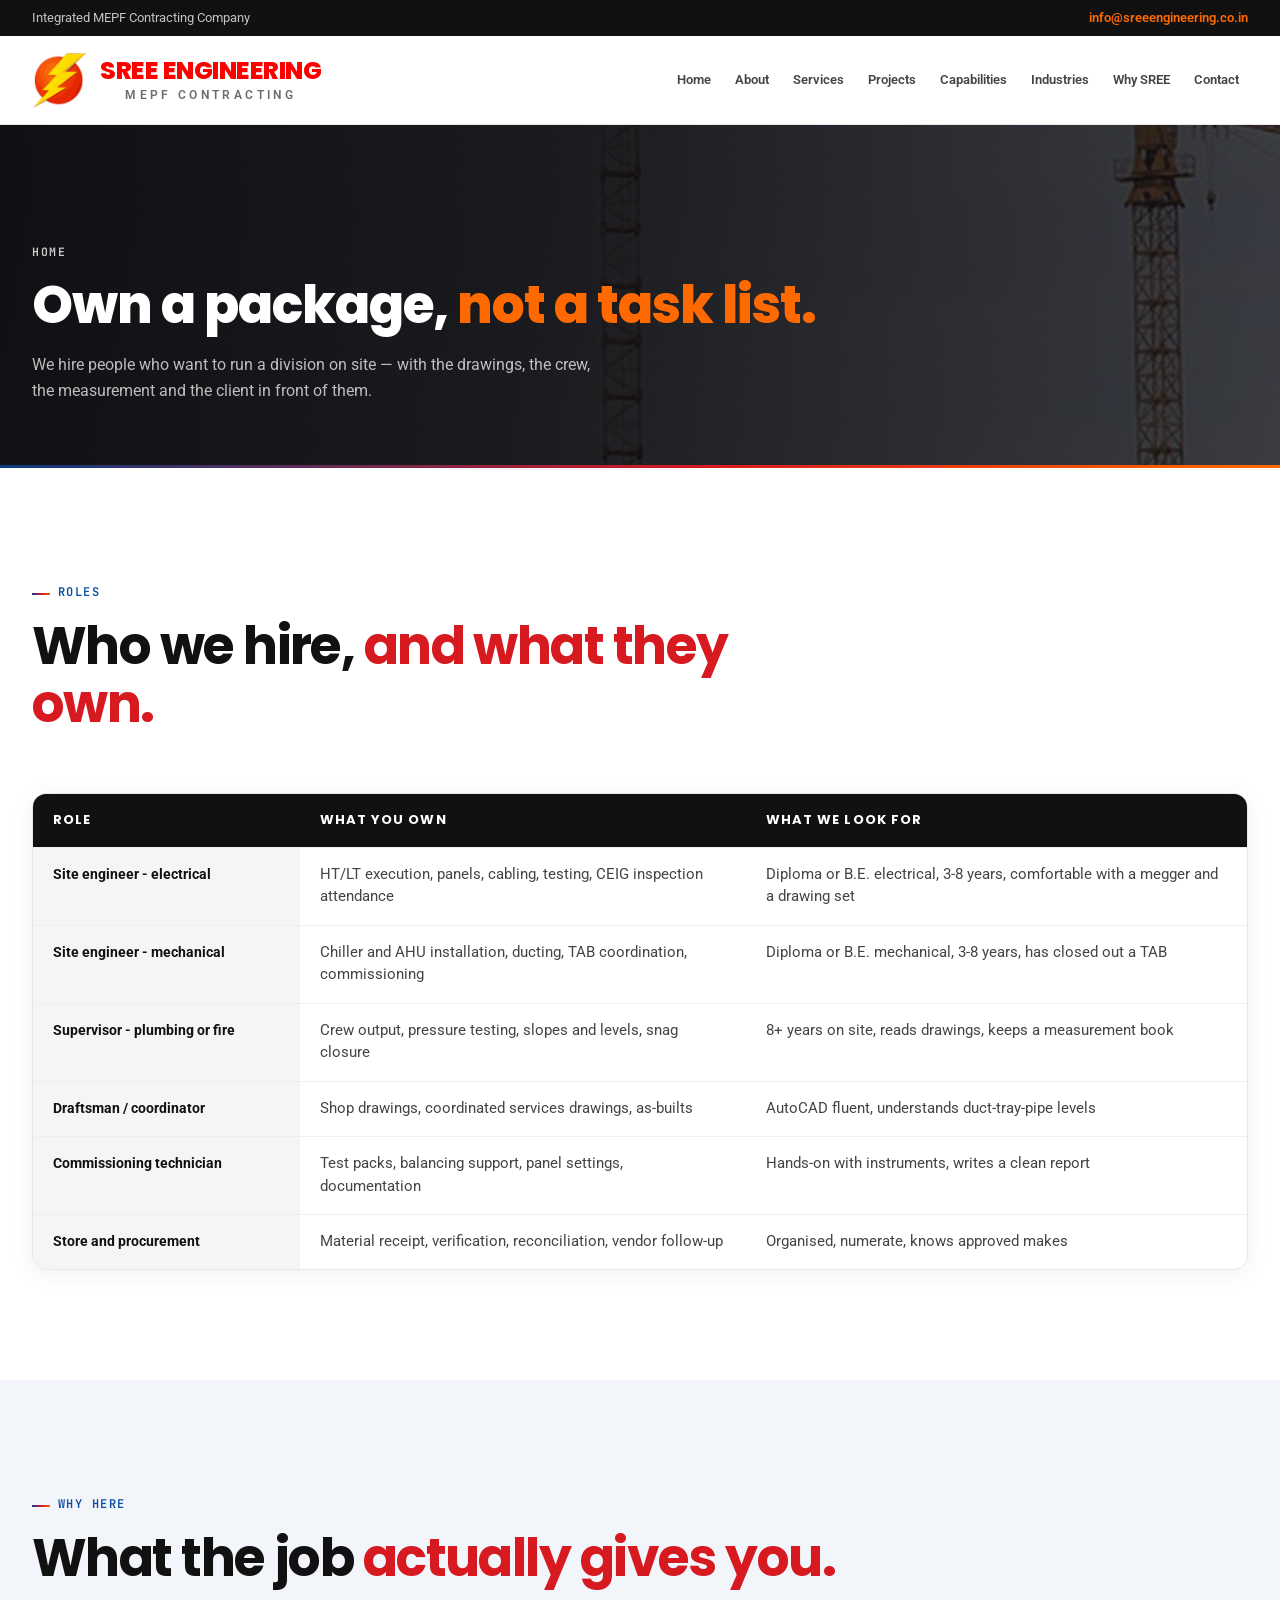
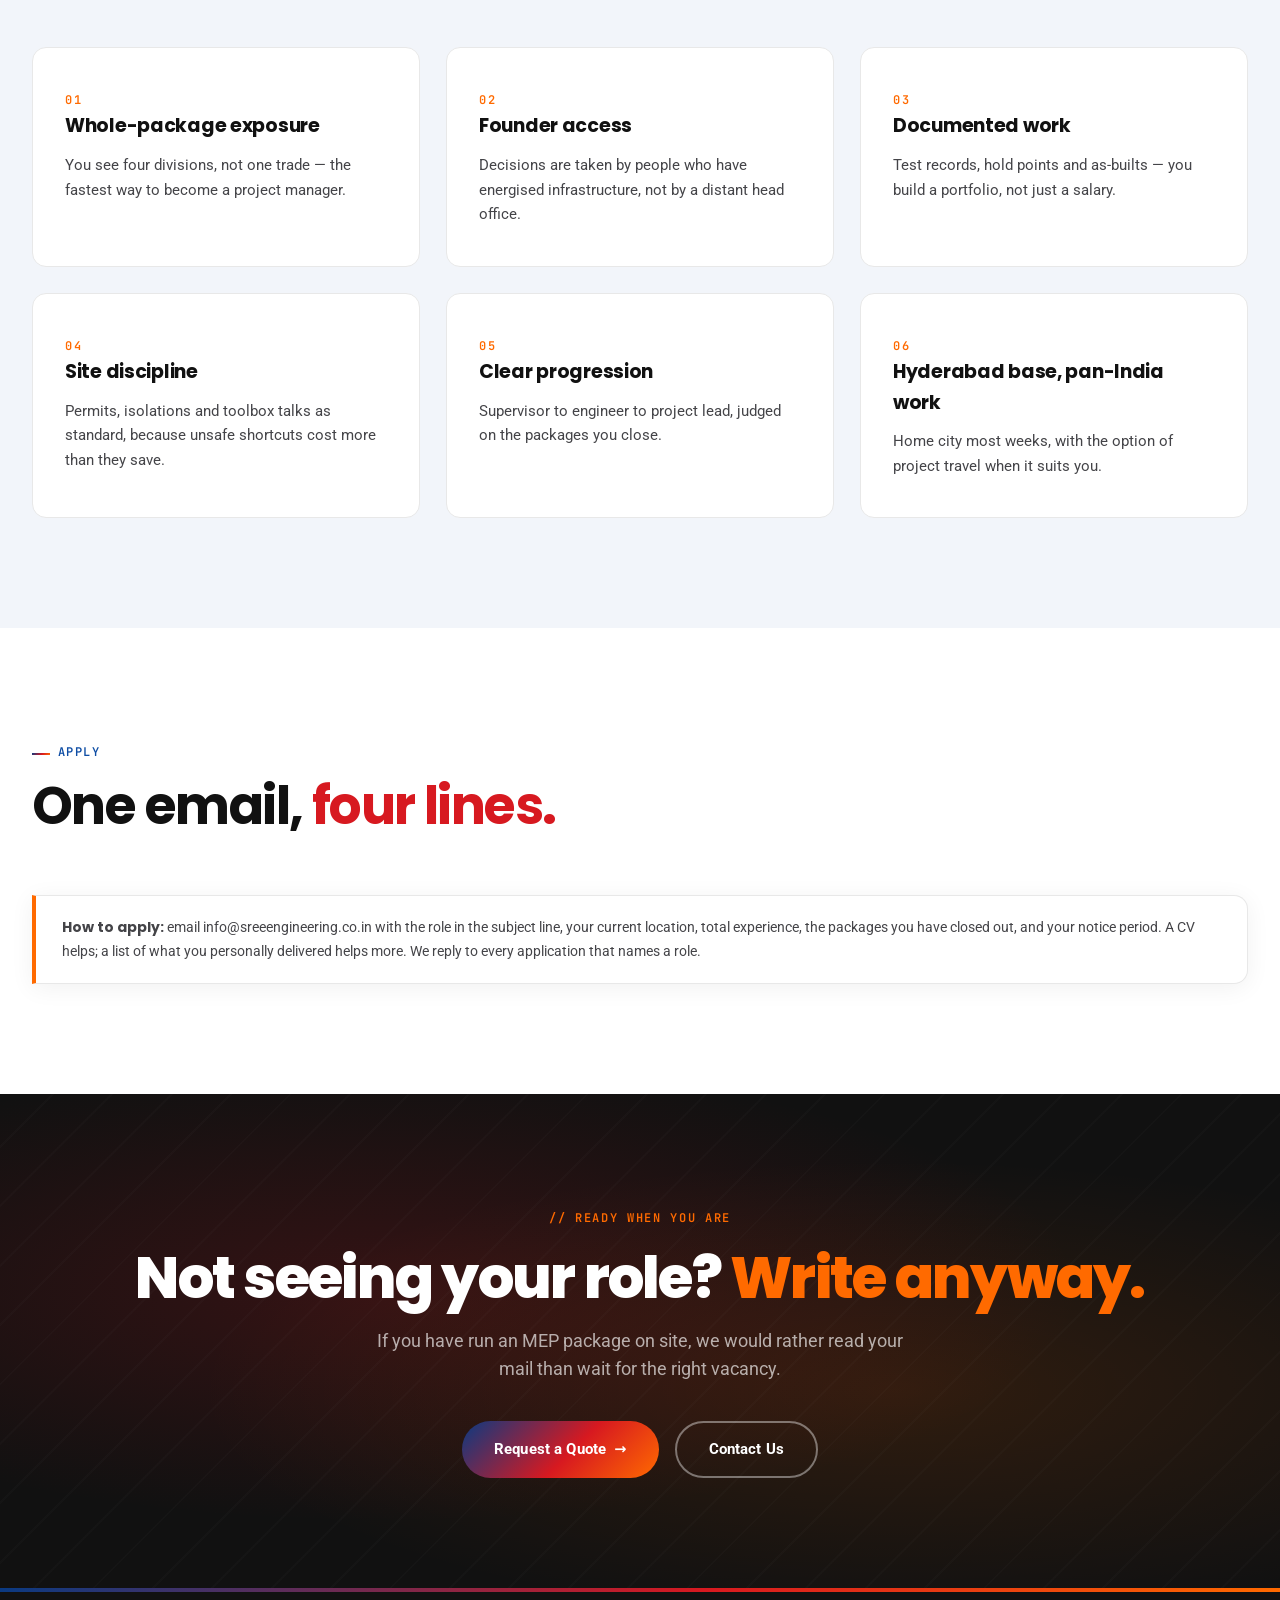
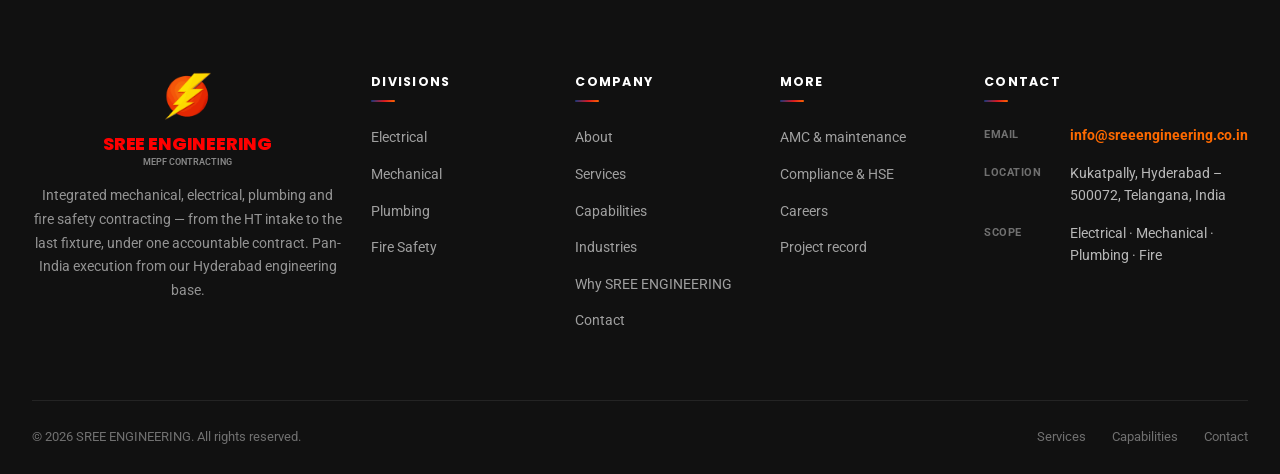
<file: careers.html>
<!DOCTYPE html>
<html lang="en-IN">
<head>
<meta charset="utf-8">
<meta name="viewport" content="width=device-width,initial-scale=1">
<title>Careers | Site Engineers and Supervisors - MEPF | SREE ENGINEERING</title>
<meta name="description" content="Work on MEPF packages in Hyderabad: site engineers, supervisors, draftsmen and commissioning technicians across electrical, mechanical, plumbing and fire.">
<meta name="theme-color" content="#111111">
<meta property="og:title" content="Careers | Site Engineers and Supervisors - MEPF | SREE ENGINEERING">
<meta property="og:description" content="Work on MEPF packages in Hyderabad: site engineers, supervisors, draftsmen and commissioning technicians across electrical, mechanical, plumbing and fire.">
<meta property="og:type" content="website">
<meta property="og:image" content="assets/img/site.jpg">
<link rel="icon" href="assets/logo.png">
<link rel="preconnect" href="https://fonts.googleapis.com">
<link rel="preconnect" href="https://fonts.gstatic.com" crossorigin>
<link href="https://fonts.googleapis.com/css2?family=Poppins:wght@300;400;500;600;700;800&family=Roboto:wght@300;400;500;700&family=JetBrains+Mono:wght@400;500;600&display=swap" rel="stylesheet">
<link rel="stylesheet" href="assets/style.css">
<link rel="stylesheet" href="assets/mepf.css">
</head>
<body>

<div class="topbar">
  <div class="wrap">
    <span class="hide-m">Integrated MEPF Contracting Company</span>
    <span class="em">info@sreeengineering.co.in</span>
  </div>
</div>
<header class="nav" id="nav">
  <div class="wrap nav-inner">
    <a aria-label='SREE ENGINEERING home' class='brand' href='index.html'>
      <img src="assets/logo.png" alt="SREE ENGINEERING logo" class="brand-mark">
      <span class="brand-text"><span class="brand-name">SREE ENGINEERING</span><span class="brand-tag">MEPF Contracting</span></span>
    </a>
    <div class="nav-right">
      <nav class="nav-links" aria-label="Primary"><a href="index.html">Home</a><a href="about.html">About</a><a href="services.html">Services</a><a href="projects.html">Projects</a><a href="capabilities.html">Capabilities</a><a href="industries.html">Industries</a><a href="why-sree.html">Why SREE</a><a href="contact.html">Contact</a></nav>
      <button class="burger" id="burger" aria-label="Open menu"><span></span><span></span><span></span></button>
    </div>
  </div>
</header>
<div class="mobile-menu" id="mobileMenu"><a href="index.html">Home</a><a href="about.html">About</a><a href="services.html">Services</a><a href="projects.html">Projects</a><a href="capabilities.html">Capabilities</a><a href="industries.html">Industries</a><a href="why-sree.html">Why SREE</a><a href="contact.html">Contact</a></div>
<section class="page-hero">
  <div class="page-hero-img"><img src="assets/img/site.jpg" alt=""></div>
  <div class="wrap">
    <div class="crumb"><a href="index.html">Home</a></div>
    <h1>Own a package, <span class="r">not a task list.</span></h1>
    <p>We hire people who want to run a division on site &mdash; with the drawings, the crew, the measurement and the client in front of them.</p>
  </div>
</section><section class="section">
  <div class="wrap">
    <div class="section-head reveal">
      <span class="eyebrow">Roles</span>
      <h2>Who we hire, <span class="r">and what they own.</span></h2>
      <p></p>
    </div>
    <div class="compare-wrap reveal"><table class="compare"><thead><tr><th>Role</th><th>What you own</th><th>What we look for</th></tr></thead><tbody><tr><td>Site engineer - electrical</td><td>HT/LT execution, panels, cabling, testing, CEIG inspection attendance</td><td>Diploma or B.E. electrical, 3-8 years, comfortable with a megger and a drawing set</td></tr><tr><td>Site engineer - mechanical</td><td>Chiller and AHU installation, ducting, TAB coordination, commissioning</td><td>Diploma or B.E. mechanical, 3-8 years, has closed out a TAB</td></tr><tr><td>Supervisor - plumbing or fire</td><td>Crew output, pressure testing, slopes and levels, snag closure</td><td>8+ years on site, reads drawings, keeps a measurement book</td></tr><tr><td>Draftsman / coordinator</td><td>Shop drawings, coordinated services drawings, as-builts</td><td>AutoCAD fluent, understands duct-tray-pipe levels</td></tr><tr><td>Commissioning technician</td><td>Test packs, balancing support, panel settings, documentation</td><td>Hands-on with instruments, writes a clean report</td></tr><tr><td>Store and procurement</td><td>Material receipt, verification, reconciliation, vendor follow-up</td><td>Organised, numerate, knows approved makes</td></tr></tbody></table></div>
  </div>
</section><section class="section grey">
  <div class="wrap">
    <div class="section-head reveal">
      <span class="eyebrow">Why here</span>
      <h2>What the job <span class="r">actually gives you.</span></h2>
      <p></p>
    </div>
    <div class="why-grid "><div class="why-card reveal"><span class="num">01</span><h3>Whole-package exposure</h3><p>You see four divisions, not one trade &mdash; the fastest way to become a project manager.</p></div><div class="why-card reveal" data-d="1"><span class="num">02</span><h3>Founder access</h3><p>Decisions are taken by people who have energised infrastructure, not by a distant head office.</p></div><div class="why-card reveal" data-d="2"><span class="num">03</span><h3>Documented work</h3><p>Test records, hold points and as-builts &mdash; you build a portfolio, not just a salary.</p></div><div class="why-card reveal" data-d="3"><span class="num">04</span><h3>Site discipline</h3><p>Permits, isolations and toolbox talks as standard, because unsafe shortcuts cost more than they save.</p></div><div class="why-card reveal" data-d="0"><span class="num">05</span><h3>Clear progression</h3><p>Supervisor to engineer to project lead, judged on the packages you close.</p></div><div class="why-card reveal" data-d="1"><span class="num">06</span><h3>Hyderabad base, pan-India work</h3><p>Home city most weeks, with the option of project travel when it suits you.</p></div></div>
  </div>
</section><section class="section">
  <div class="wrap">
    <div class="section-head reveal">
      <span class="eyebrow">Apply</span>
      <h2>One email, <span class="r">four lines.</span></h2>
      <p></p>
    </div>
    <div class="note-band reveal"><strong>How to apply:</strong> email <a href="mailto:info@sreeengineering.co.in?subject=Application%20-%20site%20role">info@sreeengineering.co.in</a> with the role in the subject line, your current location, total experience, the packages you have closed out, and your notice period. A CV helps; a list of what you personally delivered helps more. We reply to every application that names a role.</div>
  </div>
</section><section class="cta-band">
  <div class="wrap cta-inner">
    <span class="eyebrow-c reveal">// READY WHEN YOU ARE</span>
    <h2 class="reveal" data-d="1">Not seeing your role? <span class="o">Write anyway.</span></h2>
    <p class="reveal" data-d="2">If you have run an MEP package on site, we would rather read your mail than wait for the right vacancy.</p>
    <div class="cta-actions reveal" data-d="3">
      <a class='btn btn-primary' href='contact.html'>Request a Quote <span class="arr">&rarr;</span></a>
      <a class='btn btn-outline' href='contact.html' style='border-color:rgba(255,255,255,.4);color:#fff;'>Contact Us</a>
    </div>
  </div>
</section>
<footer>
  <div class="wrap">
    <div class="foot-grid">
      <div class="foot-brand">
        <img src="assets/logo.png" alt="SREE ENGINEERING logo" class="brand-mark">
        <span class="bn-wrap"><span class="bn">SREE ENGINEERING</span><span class="bt">MEPF Contracting</span></span>
        <p>Integrated mechanical, electrical, plumbing and fire safety contracting &mdash; from the HT intake to the last
        fixture, under one accountable contract. Pan-India execution from our Hyderabad engineering base.</p>
      </div>
      <div class="foot-col">
        <h5>Divisions</h5>
        <ul><li><a href="electrical.html">Electrical</a></li><li><a href="mechanical.html">Mechanical</a></li><li><a href="plumbing.html">Plumbing</a></li><li><a href="fire.html">Fire Safety</a></li></ul>
      </div>
      <div class="foot-col">
        <h5>Company</h5>
        <ul>
          <li><a href="about.html">About</a></li>
          <li><a href="services.html">Services</a></li>
          <li><a href="capabilities.html">Capabilities</a></li>
          <li><a href="industries.html">Industries</a></li>
          <li><a href="why-sree.html">Why SREE ENGINEERING</a></li>
          <li><a href="contact.html">Contact</a></li>
        </ul>
      </div>
      <div class="foot-col">
        <h5>More</h5>
        <ul>
          <li><a href="amc.html">AMC &amp; maintenance</a></li>
          <li><a href="compliance.html">Compliance &amp; HSE</a></li>
          <li><a href="careers.html">Careers</a></li>
          <li><a href="projects.html">Project record</a></li>
        </ul>
      </div>
      <div class="foot-col foot-contact">
        <h5>Contact</h5>
        <div class="row"><span class="k">Email</span><span class="v"><a href="mailto:info@sreeengineering.co.in">info@sreeengineering.co.in</a></span></div>
        <div class="row"><span class="k">Location</span><span class="v">Kukatpally, Hyderabad &ndash; 500072, Telangana, India</span></div>
        <div class="row"><span class="k">Scope</span><span class="v">Electrical &middot; Mechanical &middot; Plumbing &middot; Fire</span></div>
      </div>
    </div>
    <div class="foot-bottom">
      <span>&copy; <span id="yr">2026</span> SREE ENGINEERING. All rights reserved.</span>
      <span class="lnks"><a href="services.html">Services</a><a href="capabilities.html">Capabilities</a><a href="contact.html">Contact</a></span>
    </div>
  </div>
</footer>
<script src="assets/main.js"></script>
</body>
</html>
</file>
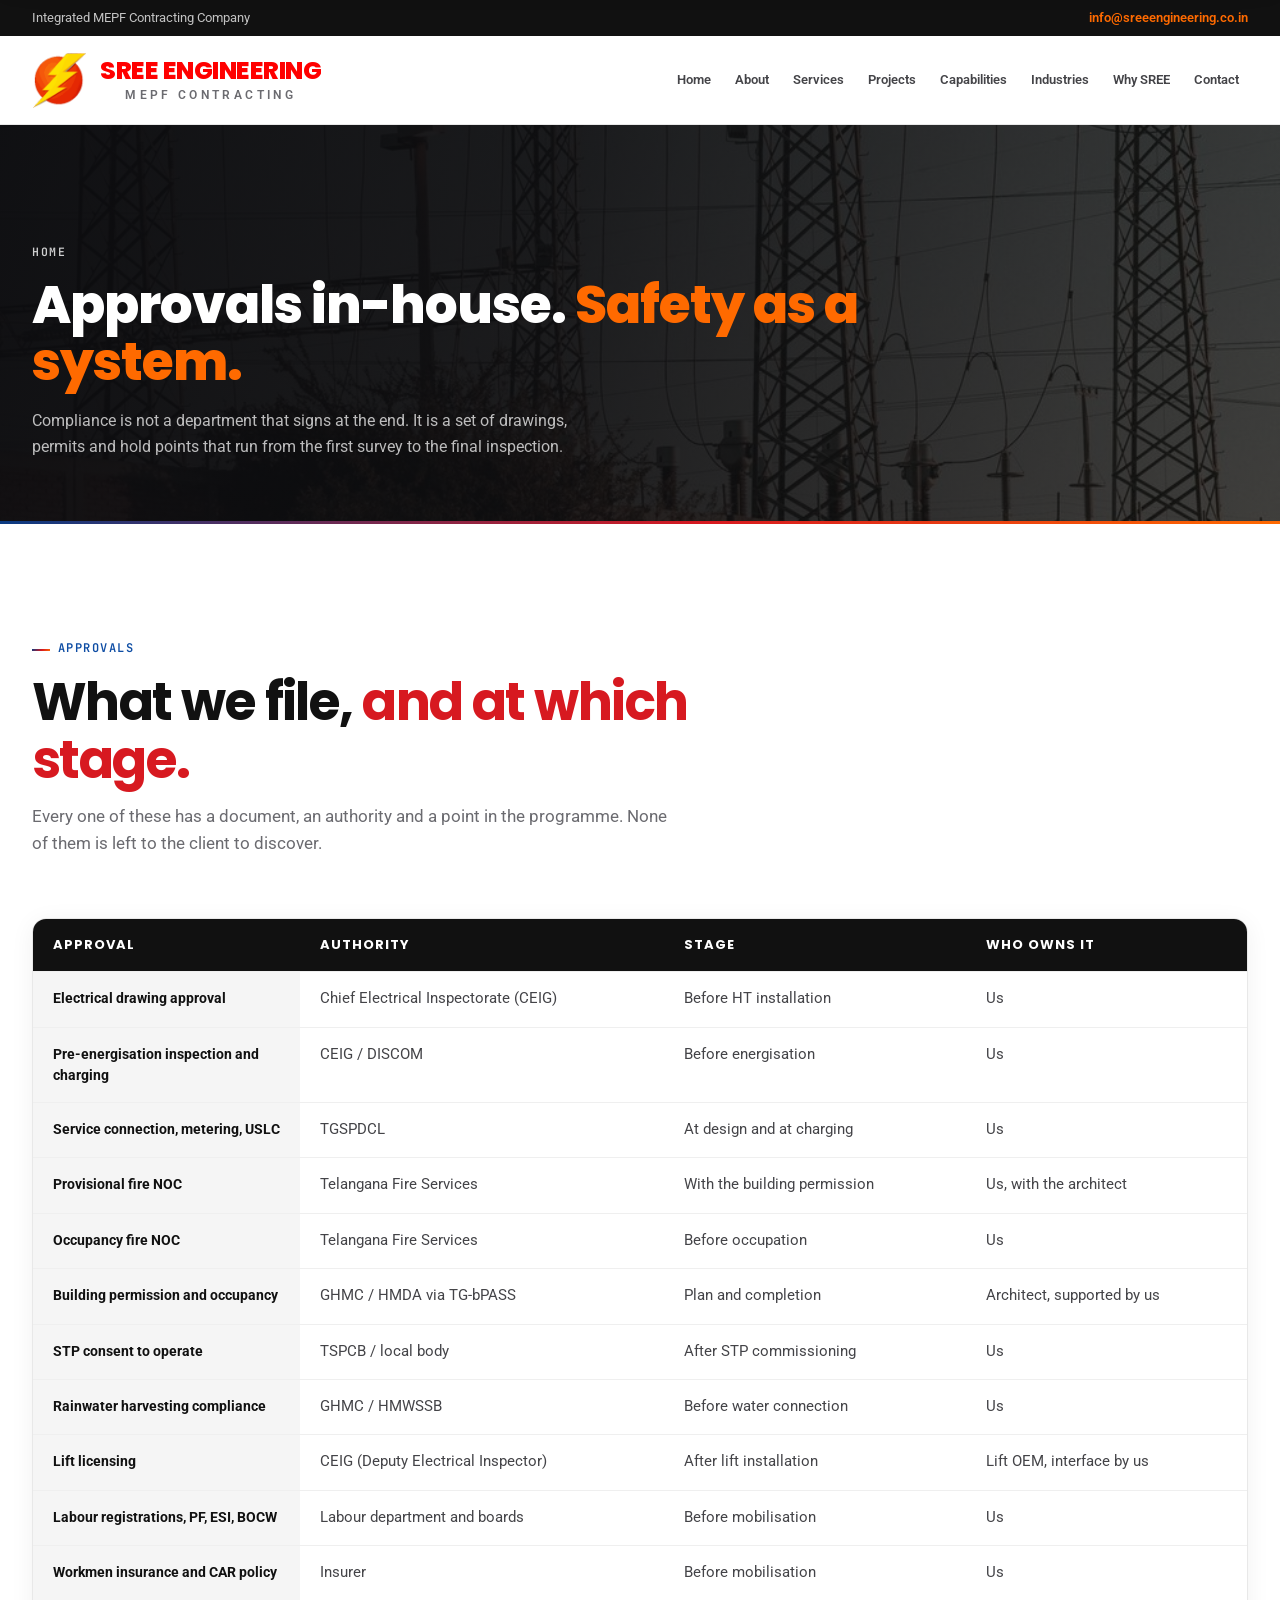
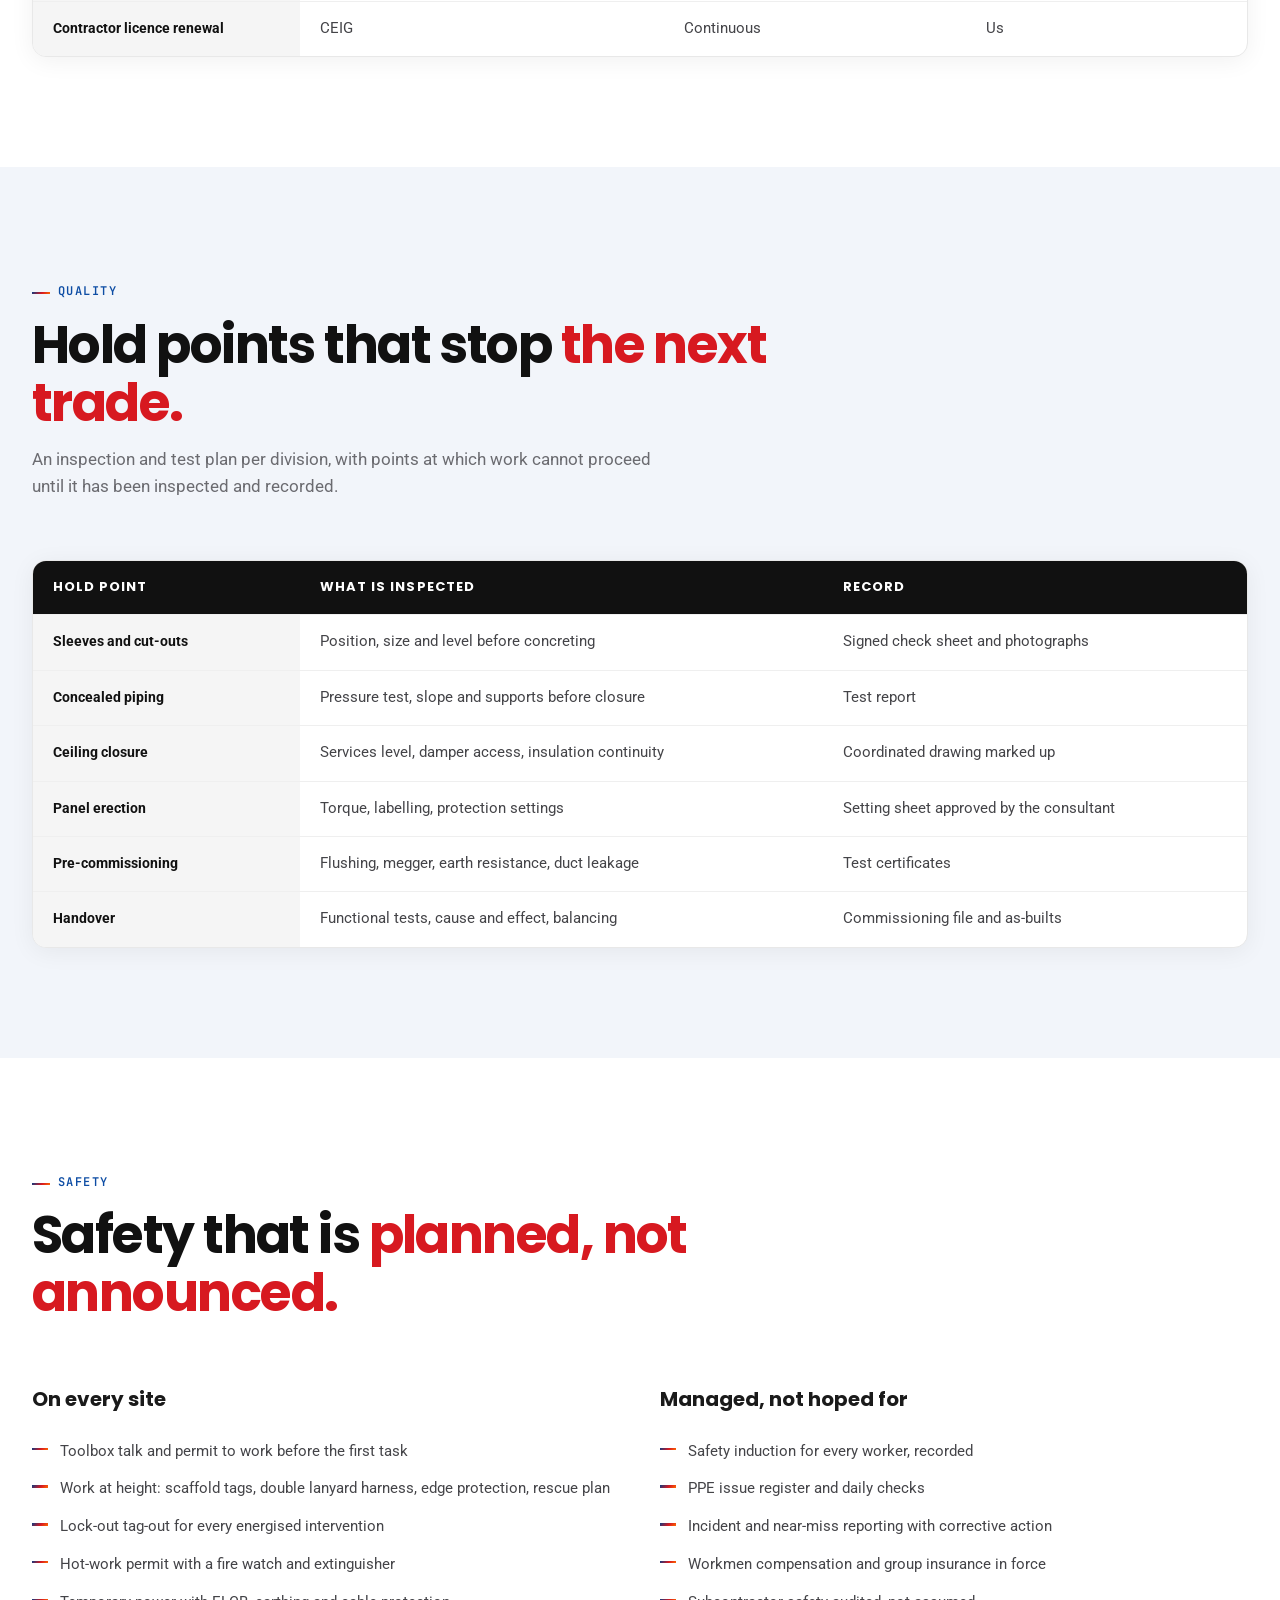
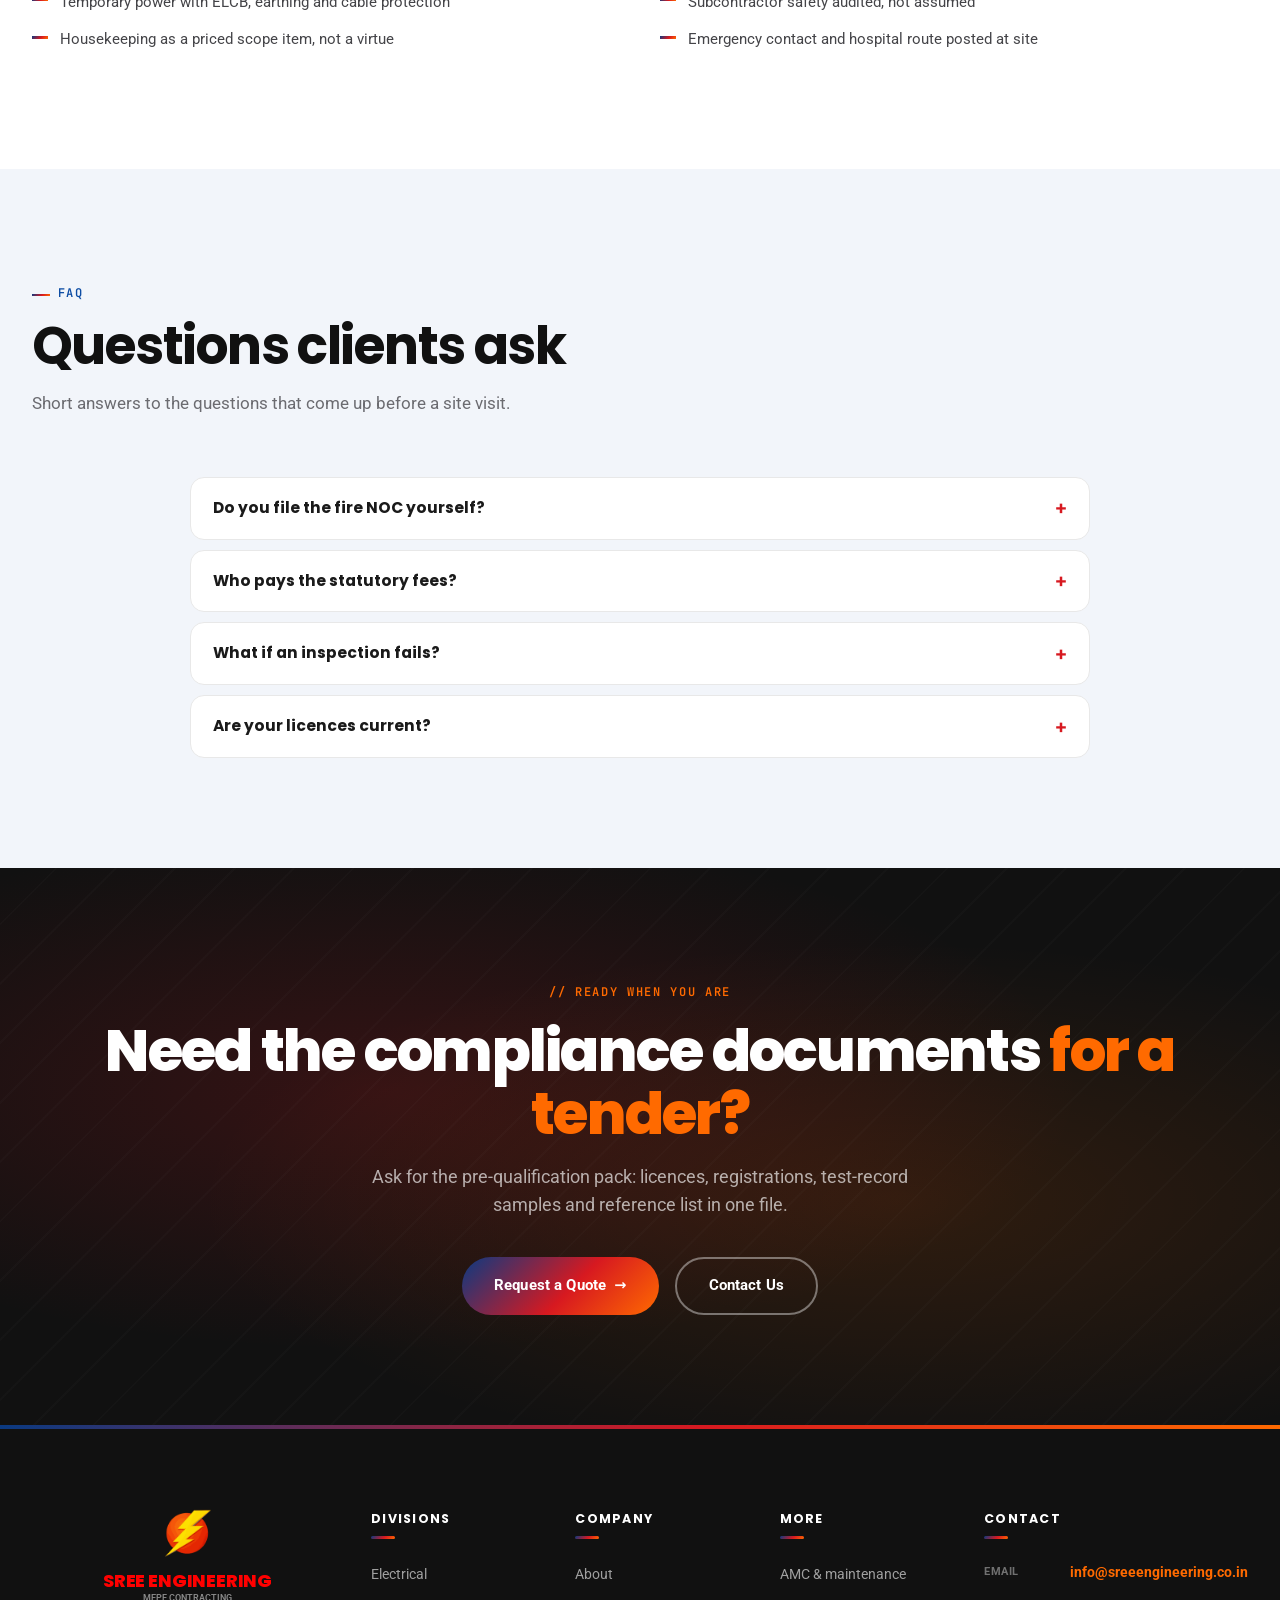
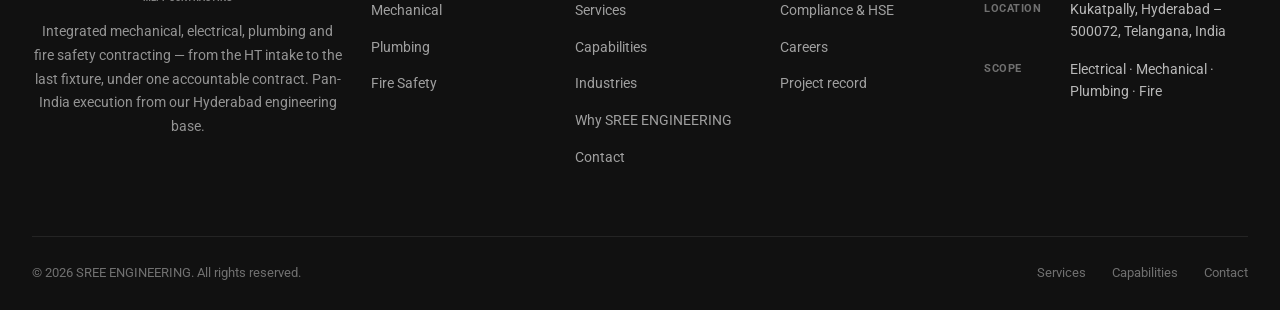
<file: compliance.html>
<!DOCTYPE html>
<html lang="en-IN">
<head>
<meta charset="utf-8">
<meta name="viewport" content="width=device-width,initial-scale=1">
<title>Compliance and HSE | Approvals, Licences, Quality, Safety | SREE ENGINEERING</title>
<meta name="description" content="The statutory approvals we file in-house - CEIG, DISCOM, fire NOC, STP consent - plus our quality hold points, inspection and test plan and site safety regime.">
<meta name="theme-color" content="#111111">
<meta property="og:title" content="Compliance and HSE | Approvals, Licences, Quality, Safety | SREE ENGINEERING">
<meta property="og:description" content="The statutory approvals we file in-house - CEIG, DISCOM, fire NOC, STP consent - plus our quality hold points, inspection and test plan and site safety regime.">
<meta property="og:type" content="website">
<meta property="og:image" content="assets/img/theirs-2.jpg">
<link rel="icon" href="assets/logo.png">
<link rel="preconnect" href="https://fonts.googleapis.com">
<link rel="preconnect" href="https://fonts.gstatic.com" crossorigin>
<link href="https://fonts.googleapis.com/css2?family=Poppins:wght@300;400;500;600;700;800&family=Roboto:wght@300;400;500;700&family=JetBrains+Mono:wght@400;500;600&display=swap" rel="stylesheet">
<link rel="stylesheet" href="assets/style.css">
<link rel="stylesheet" href="assets/mepf.css">
</head>
<body>

<div class="topbar">
  <div class="wrap">
    <span class="hide-m">Integrated MEPF Contracting Company</span>
    <span class="em">info@sreeengineering.co.in</span>
  </div>
</div>
<header class="nav" id="nav">
  <div class="wrap nav-inner">
    <a aria-label='SREE ENGINEERING home' class='brand' href='index.html'>
      <img src="assets/logo.png" alt="SREE ENGINEERING logo" class="brand-mark">
      <span class="brand-text"><span class="brand-name">SREE ENGINEERING</span><span class="brand-tag">MEPF Contracting</span></span>
    </a>
    <div class="nav-right">
      <nav class="nav-links" aria-label="Primary"><a href="index.html">Home</a><a href="about.html">About</a><a href="services.html">Services</a><a href="projects.html">Projects</a><a href="capabilities.html">Capabilities</a><a href="industries.html">Industries</a><a href="why-sree.html">Why SREE</a><a href="contact.html">Contact</a></nav>
      <button class="burger" id="burger" aria-label="Open menu"><span></span><span></span><span></span></button>
    </div>
  </div>
</header>
<div class="mobile-menu" id="mobileMenu"><a href="index.html">Home</a><a href="about.html">About</a><a href="services.html">Services</a><a href="projects.html">Projects</a><a href="capabilities.html">Capabilities</a><a href="industries.html">Industries</a><a href="why-sree.html">Why SREE</a><a href="contact.html">Contact</a></div>
<section class="page-hero">
  <div class="page-hero-img"><img src="assets/img/theirs-2.jpg" alt=""></div>
  <div class="wrap">
    <div class="crumb"><a href="index.html">Home</a></div>
    <h1>Approvals in-house. <span class="r">Safety as a system.</span></h1>
    <p>Compliance is not a department that signs at the end. It is a set of drawings, permits and hold points that run from the first survey to the final inspection.</p>
  </div>
</section><section class="section">
  <div class="wrap">
    <div class="section-head reveal">
      <span class="eyebrow">Approvals</span>
      <h2>What we file, <span class="r">and at which stage.</span></h2>
      <p>Every one of these has a document, an authority and a point in the programme. None of them is left to the client to discover.</p>
    </div>
    <div class="compare-wrap reveal"><table class="compare"><thead><tr><th>Approval</th><th>Authority</th><th>Stage</th><th>Who owns it</th></tr></thead><tbody><tr><td>Electrical drawing approval</td><td>Chief Electrical Inspectorate (CEIG)</td><td>Before HT installation</td><td>Us</td></tr><tr><td>Pre-energisation inspection and charging</td><td>CEIG / DISCOM</td><td>Before energisation</td><td>Us</td></tr><tr><td>Service connection, metering, USLC</td><td>TGSPDCL</td><td>At design and at charging</td><td>Us</td></tr><tr><td>Provisional fire NOC</td><td>Telangana Fire Services</td><td>With the building permission</td><td>Us, with the architect</td></tr><tr><td>Occupancy fire NOC</td><td>Telangana Fire Services</td><td>Before occupation</td><td>Us</td></tr><tr><td>Building permission and occupancy</td><td>GHMC / HMDA via TG-bPASS</td><td>Plan and completion</td><td>Architect, supported by us</td></tr><tr><td>STP consent to operate</td><td>TSPCB / local body</td><td>After STP commissioning</td><td>Us</td></tr><tr><td>Rainwater harvesting compliance</td><td>GHMC / HMWSSB</td><td>Before water connection</td><td>Us</td></tr><tr><td>Lift licensing</td><td>CEIG (Deputy Electrical Inspector)</td><td>After lift installation</td><td>Lift OEM, interface by us</td></tr><tr><td>Labour registrations, PF, ESI, BOCW</td><td>Labour department and boards</td><td>Before mobilisation</td><td>Us</td></tr><tr><td>Workmen insurance and CAR policy</td><td>Insurer</td><td>Before mobilisation</td><td>Us</td></tr><tr><td>Contractor licence renewal</td><td>CEIG</td><td>Continuous</td><td>Us</td></tr></tbody></table></div>
  </div>
</section><section class="section grey">
  <div class="wrap">
    <div class="section-head reveal">
      <span class="eyebrow">Quality</span>
      <h2>Hold points that stop <span class="r">the next trade.</span></h2>
      <p>An inspection and test plan per division, with points at which work cannot proceed until it has been inspected and recorded.</p>
    </div>
    <div class="compare-wrap reveal"><table class="compare"><thead><tr><th>Hold point</th><th>What is inspected</th><th>Record</th></tr></thead><tbody><tr><td>Sleeves and cut-outs</td><td>Position, size and level before concreting</td><td>Signed check sheet and photographs</td></tr><tr><td>Concealed piping</td><td>Pressure test, slope and supports before closure</td><td>Test report</td></tr><tr><td>Ceiling closure</td><td>Services level, damper access, insulation continuity</td><td>Coordinated drawing marked up</td></tr><tr><td>Panel erection</td><td>Torque, labelling, protection settings</td><td>Setting sheet approved by the consultant</td></tr><tr><td>Pre-commissioning</td><td>Flushing, megger, earth resistance, duct leakage</td><td>Test certificates</td></tr><tr><td>Handover</td><td>Functional tests, cause and effect, balancing</td><td>Commissioning file and as-builts</td></tr></tbody></table></div>
  </div>
</section><section class="section">
  <div class="wrap">
    <div class="section-head reveal">
      <span class="eyebrow">Safety</span>
      <h2>Safety that is <span class="r">planned, not announced.</span></h2>
      <p></p>
    </div>
    <div class="two-col"><div><h3 style="font-size:20px;margin-bottom:12px;">On every site</h3><ul class="tick-list"><li>Toolbox talk and permit to work before the first task</li><li>Work at height: scaffold tags, double lanyard harness, edge protection, rescue plan</li><li>Lock-out tag-out for every energised intervention</li><li>Hot-work permit with a fire watch and extinguisher</li><li>Temporary power with ELCB, earthing and cable protection</li><li>Housekeeping as a priced scope item, not a virtue</li></ul></div><div><h3 style="font-size:20px;margin-bottom:12px;">Managed, not hoped for</h3><ul class="tick-list"><li>Safety induction for every worker, recorded</li><li>PPE issue register and daily checks</li><li>Incident and near-miss reporting with corrective action</li><li>Workmen compensation and group insurance in force</li><li>Subcontractor safety audited, not assumed</li><li>Emergency contact and hospital route posted at site</li></ul></div></div>
  </div>
</section><section class="section grey">
  <div class="wrap">
    <div class="section-head reveal"><span class="eyebrow">FAQ</span>
      <h2>Questions clients ask</h2><p>Short answers to the questions that come up before a site visit.</p></div>
    <div class="faq-wrap reveal"><details class="faq-item"><summary>Do you file the fire NOC yourself?</summary><div class="faq-a">We prepare the fire drawings, as-builts and inspection documents and attend the inspection. The provisional NOC is filed with the building permission through the architect, and the occupancy NOC before occupation &mdash; both with us in the room.</div></details><details class="faq-item"><summary>Who pays the statutory fees?</summary><div class="faq-a">Fees are statutory and paid by the owner; our scope is the documentation, liaison and inspection attendance. We state the fee heads in the offer so there is no surprise at the counter.</div></details><details class="faq-item"><summary>What if an inspection fails?</summary><div class="faq-a">We close the defects at our cost where the defect is ours, and re-attend the inspection. That is why the hold points exist &mdash; an inspection should be a confirmation, not a discovery.</div></details><details class="faq-item"><summary>Are your licences current?</summary><div class="faq-a">Licence copies, validity dates and the supervisor and wireman permits behind them are issued in the pre-qualification pack, current as on the date of issue.</div></details></div>
  </div>
</section><section class="cta-band">
  <div class="wrap cta-inner">
    <span class="eyebrow-c reveal">// READY WHEN YOU ARE</span>
    <h2 class="reveal" data-d="1">Need the compliance documents <span class="o">for a tender?</span></h2>
    <p class="reveal" data-d="2">Ask for the pre-qualification pack: licences, registrations, test-record samples and reference list in one file.</p>
    <div class="cta-actions reveal" data-d="3">
      <a class='btn btn-primary' href='contact.html'>Request a Quote <span class="arr">&rarr;</span></a>
      <a class='btn btn-outline' href='contact.html' style='border-color:rgba(255,255,255,.4);color:#fff;'>Contact Us</a>
    </div>
  </div>
</section>
<footer>
  <div class="wrap">
    <div class="foot-grid">
      <div class="foot-brand">
        <img src="assets/logo.png" alt="SREE ENGINEERING logo" class="brand-mark">
        <span class="bn-wrap"><span class="bn">SREE ENGINEERING</span><span class="bt">MEPF Contracting</span></span>
        <p>Integrated mechanical, electrical, plumbing and fire safety contracting &mdash; from the HT intake to the last
        fixture, under one accountable contract. Pan-India execution from our Hyderabad engineering base.</p>
      </div>
      <div class="foot-col">
        <h5>Divisions</h5>
        <ul><li><a href="electrical.html">Electrical</a></li><li><a href="mechanical.html">Mechanical</a></li><li><a href="plumbing.html">Plumbing</a></li><li><a href="fire.html">Fire Safety</a></li></ul>
      </div>
      <div class="foot-col">
        <h5>Company</h5>
        <ul>
          <li><a href="about.html">About</a></li>
          <li><a href="services.html">Services</a></li>
          <li><a href="capabilities.html">Capabilities</a></li>
          <li><a href="industries.html">Industries</a></li>
          <li><a href="why-sree.html">Why SREE ENGINEERING</a></li>
          <li><a href="contact.html">Contact</a></li>
        </ul>
      </div>
      <div class="foot-col">
        <h5>More</h5>
        <ul>
          <li><a href="amc.html">AMC &amp; maintenance</a></li>
          <li><a href="compliance.html">Compliance &amp; HSE</a></li>
          <li><a href="careers.html">Careers</a></li>
          <li><a href="projects.html">Project record</a></li>
        </ul>
      </div>
      <div class="foot-col foot-contact">
        <h5>Contact</h5>
        <div class="row"><span class="k">Email</span><span class="v"><a href="mailto:info@sreeengineering.co.in">info@sreeengineering.co.in</a></span></div>
        <div class="row"><span class="k">Location</span><span class="v">Kukatpally, Hyderabad &ndash; 500072, Telangana, India</span></div>
        <div class="row"><span class="k">Scope</span><span class="v">Electrical &middot; Mechanical &middot; Plumbing &middot; Fire</span></div>
      </div>
    </div>
    <div class="foot-bottom">
      <span>&copy; <span id="yr">2026</span> SREE ENGINEERING. All rights reserved.</span>
      <span class="lnks"><a href="services.html">Services</a><a href="capabilities.html">Capabilities</a><a href="contact.html">Contact</a></span>
    </div>
  </div>
</footer>
<script src="assets/main.js"></script>
</body>
</html>
</file>
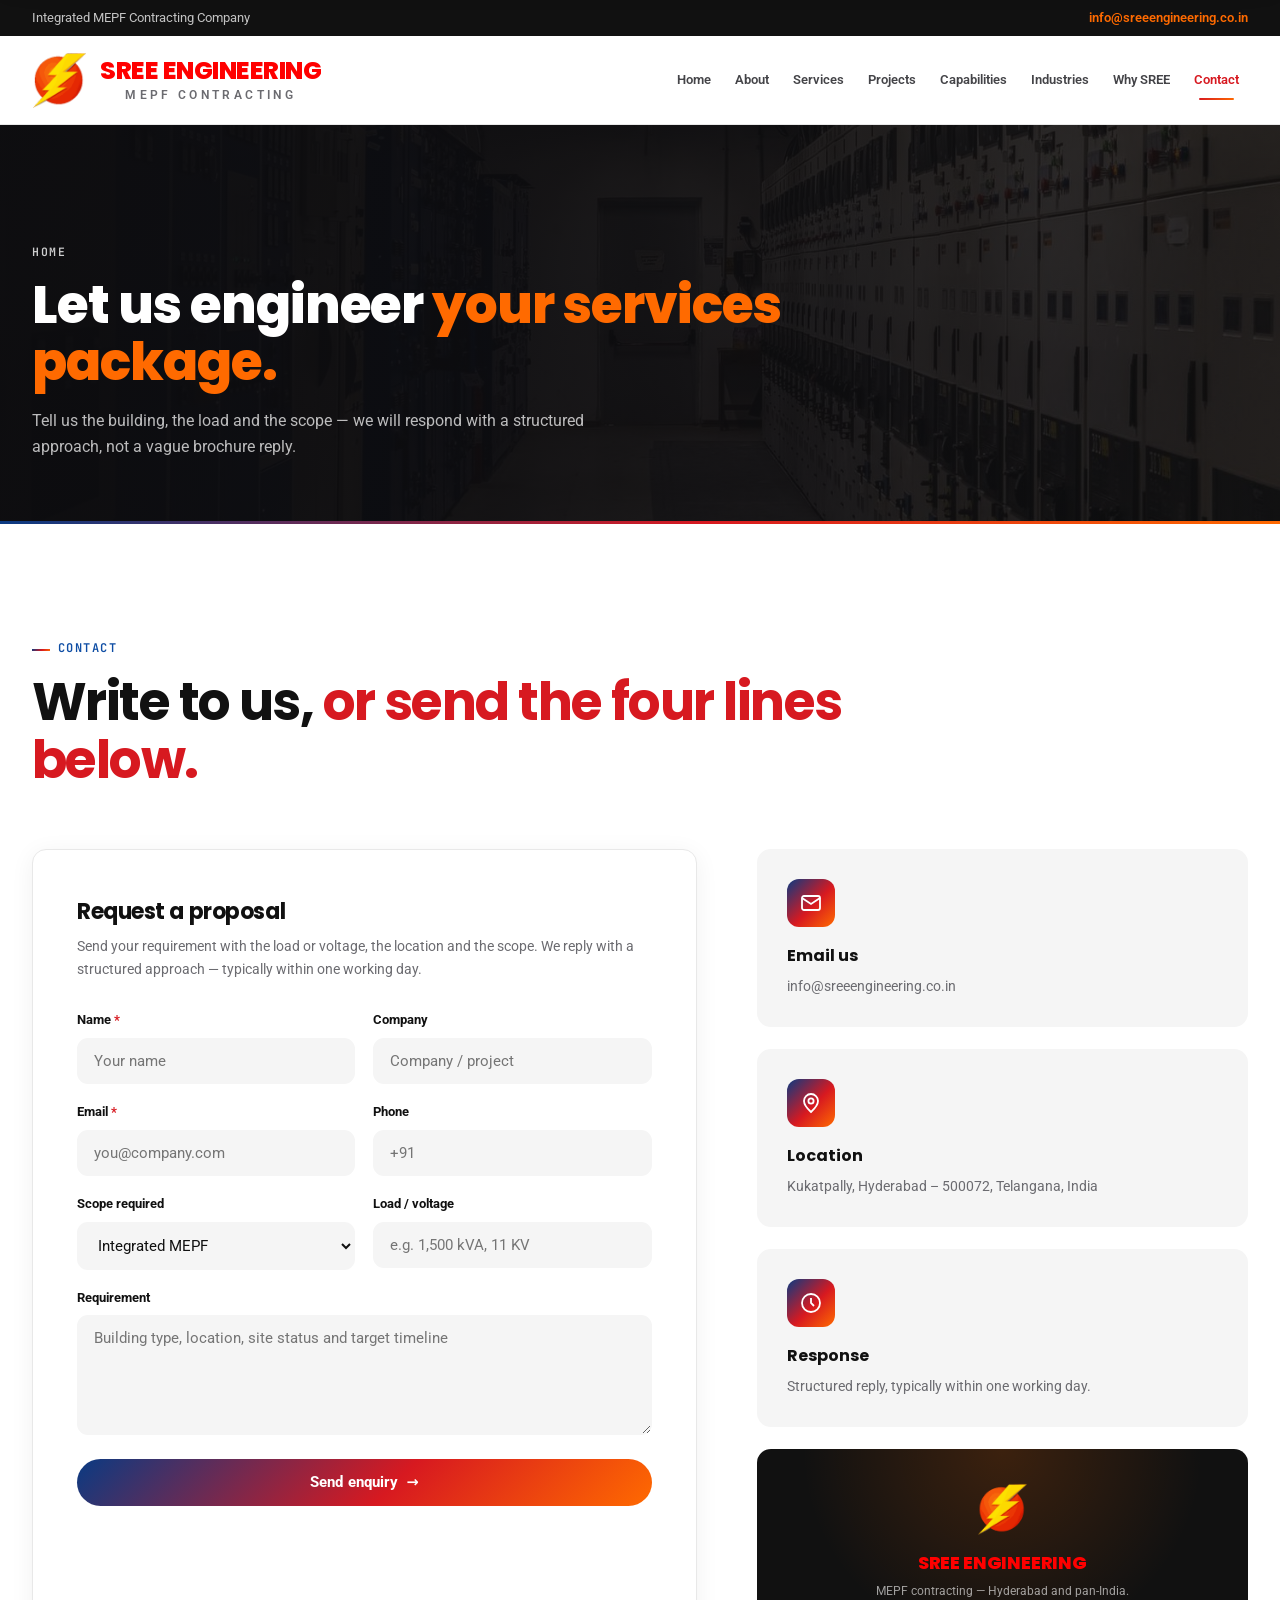
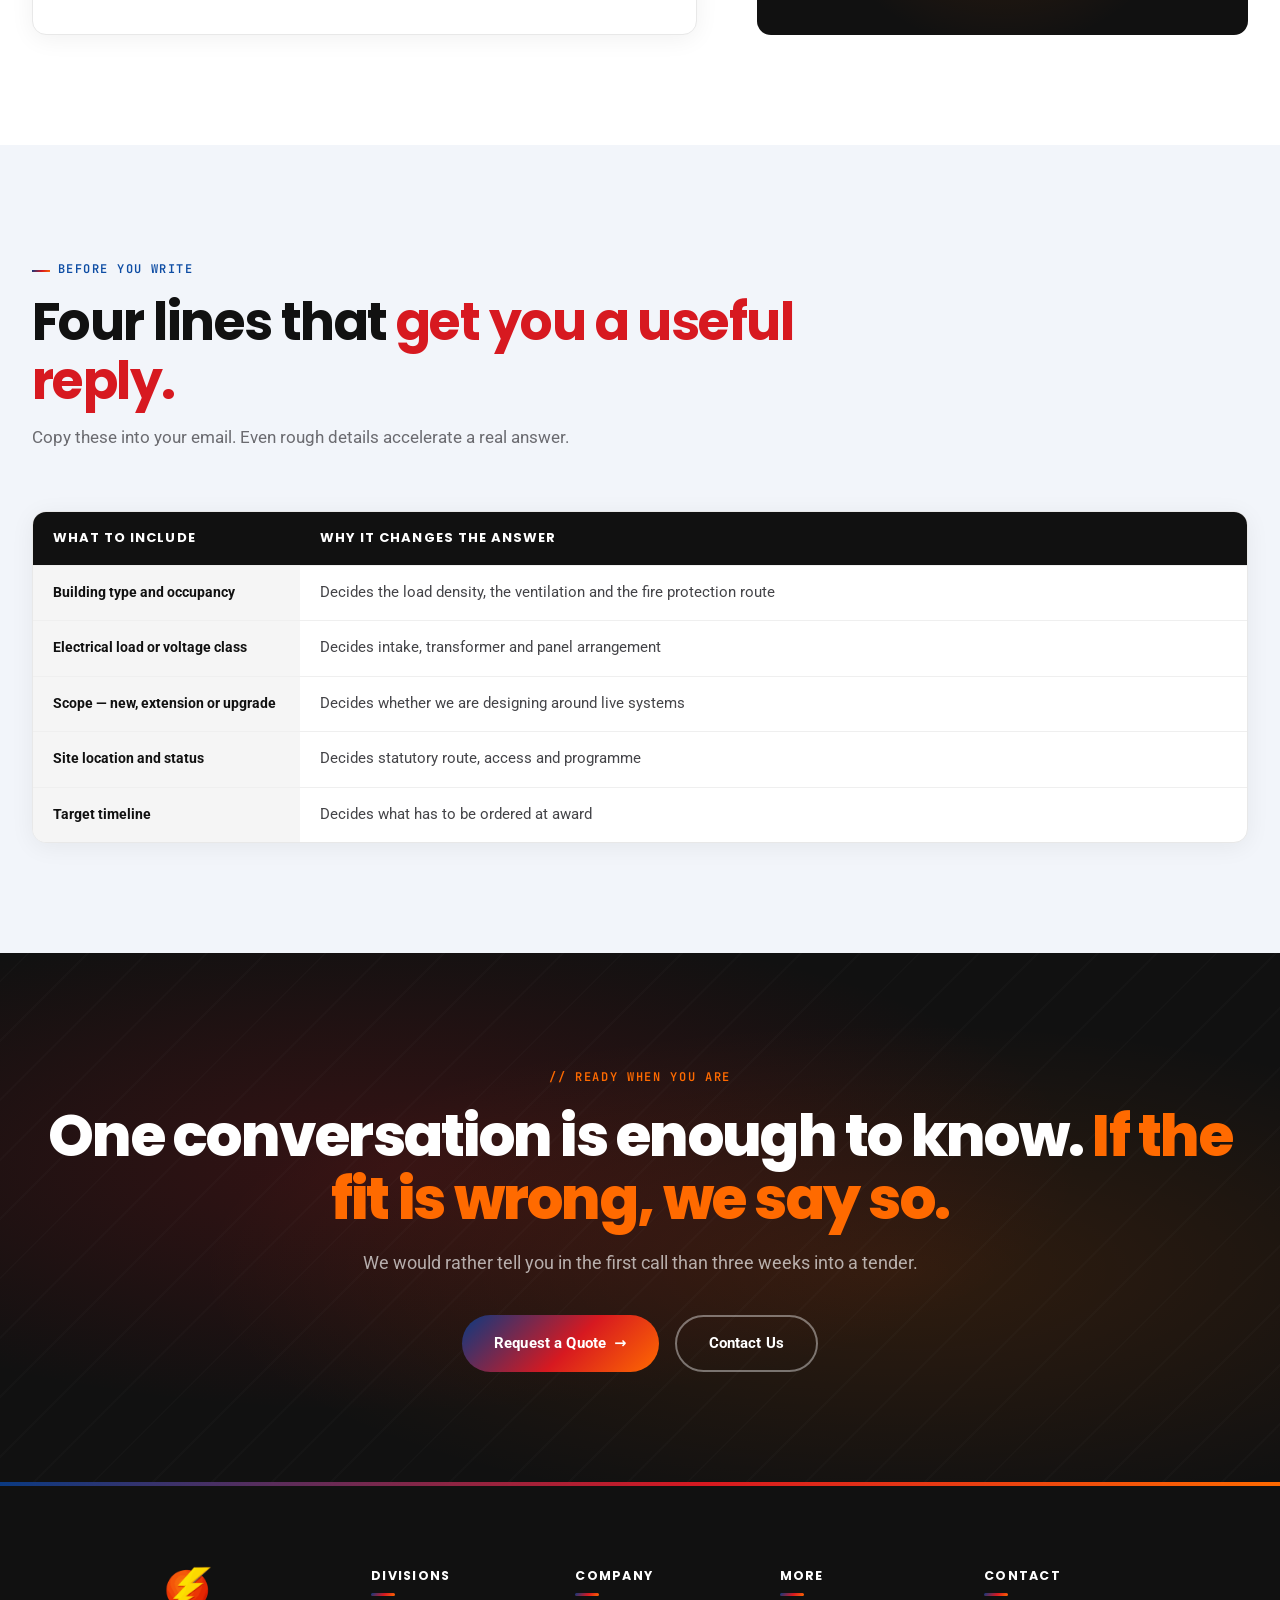
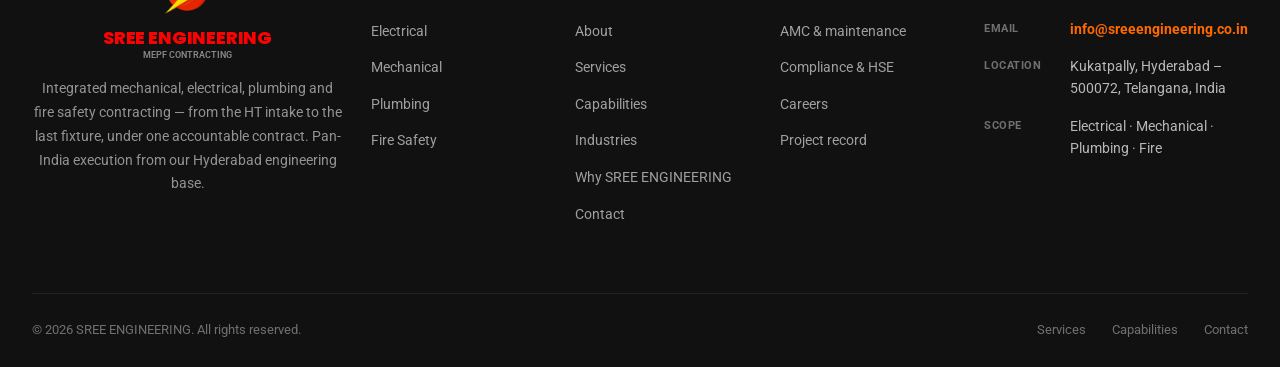
<file: contact.html>
<!DOCTYPE html>
<html lang="en-IN">
<head>
<meta charset="utf-8">
<meta name="viewport" content="width=device-width,initial-scale=1">
<title>Contact | Request a Proposal | SREE ENGINEERING, Kukatpally Hyderabad</title>
<meta name="description" content="Contact SREE ENGINEERING for MEPF contracting in Hyderabad and across India. Send the building type, load, scope and site - we reply with a structured approach within one working day.">
<meta name="theme-color" content="#111111">
<meta property="og:title" content="Contact | Request a Proposal | SREE ENGINEERING, Kukatpally Hyderabad">
<meta property="og:description" content="Contact SREE ENGINEERING for MEPF contracting in Hyderabad and across India. Send the building type, load, scope and site - we reply with a structured approach within one working day.">
<meta property="og:type" content="website">
<meta property="og:image" content="assets/img/theirs-3.jpg">
<link rel="icon" href="assets/logo.png">
<link rel="preconnect" href="https://fonts.googleapis.com">
<link rel="preconnect" href="https://fonts.gstatic.com" crossorigin>
<link href="https://fonts.googleapis.com/css2?family=Poppins:wght@300;400;500;600;700;800&family=Roboto:wght@300;400;500;700&family=JetBrains+Mono:wght@400;500;600&display=swap" rel="stylesheet">
<link rel="stylesheet" href="assets/style.css">
<link rel="stylesheet" href="assets/mepf.css">
</head>
<body>

<div class="topbar">
  <div class="wrap">
    <span class="hide-m">Integrated MEPF Contracting Company</span>
    <span class="em">info@sreeengineering.co.in</span>
  </div>
</div>
<header class="nav" id="nav">
  <div class="wrap nav-inner">
    <a aria-label='SREE ENGINEERING home' class='brand' href='index.html'>
      <img src="assets/logo.png" alt="SREE ENGINEERING logo" class="brand-mark">
      <span class="brand-text"><span class="brand-name">SREE ENGINEERING</span><span class="brand-tag">MEPF Contracting</span></span>
    </a>
    <div class="nav-right">
      <nav class="nav-links" aria-label="Primary"><a href="index.html">Home</a><a href="about.html">About</a><a href="services.html">Services</a><a href="projects.html">Projects</a><a href="capabilities.html">Capabilities</a><a href="industries.html">Industries</a><a href="why-sree.html">Why SREE</a><a class="active" href="contact.html">Contact</a></nav>
      <button class="burger" id="burger" aria-label="Open menu"><span></span><span></span><span></span></button>
    </div>
  </div>
</header>
<div class="mobile-menu" id="mobileMenu"><a href="index.html">Home</a><a href="about.html">About</a><a href="services.html">Services</a><a href="projects.html">Projects</a><a href="capabilities.html">Capabilities</a><a href="industries.html">Industries</a><a href="why-sree.html">Why SREE</a><a class="active" href="contact.html">Contact</a></div>
<section class="page-hero">
  <div class="page-hero-img"><img src="assets/img/theirs-3.jpg" alt=""></div>
  <div class="wrap">
    <div class="crumb"><a href="index.html">Home</a></div>
    <h1>Let us engineer <span class="r">your services package.</span></h1>
    <p>Tell us the building, the load and the scope &mdash; we will respond with a structured approach, not a vague brochure reply.</p>
  </div>
</section><section class="section">
  <div class="wrap">
    <div class="section-head reveal">
      <span class="eyebrow">Contact</span>
      <h2>Write to us, <span class="r">or send the four lines below.</span></h2>
      <p></p>
    </div>
    <div class="contact-grid">
    <div class="form-card reveal">
      <h3>Request a proposal</h3>
      <p class="fs">Send your requirement with the load or voltage, the location and the scope. We reply with a
      structured approach &mdash; typically within one working day.</p>
      <form action="mailto:info@sreeengineering.co.in" method="post" enctype="text/plain">
        <div class="form-row">
          <div class="fg"><label for="nm">Name <span class="req">*</span></label><input id="nm" name="Name" required placeholder="Your name"></div>
          <div class="fg"><label for="co">Company</label><input id="co" name="Company" placeholder="Company / project"></div>
        </div>
        <div class="form-row">
          <div class="fg"><label for="em">Email <span class="req">*</span></label><input id="em" name="Email" type="email" required placeholder="you@company.com"></div>
          <div class="fg"><label for="ph">Phone</label><input id="ph" name="Phone" placeholder="+91"></div>
        </div>
        <div class="form-row">
          <div class="fg"><label for="sc">Scope required</label>
            <select id="sc" name="Scope">
              <option>Integrated MEPF</option><option>Electrical only</option><option>Mechanical / HVAC only</option>
              <option>Plumbing only</option><option>Fire safety only</option><option>Two or three divisions</option>
            </select></div>
          <div class="fg"><label for="ld">Load / voltage</label><input id="ld" name="Load" placeholder="e.g. 1,500 kVA, 11 KV"></div>
        </div>
        <div class="fg"><label for="ms">Requirement</label><textarea id="ms" name="Requirement" rows="5" placeholder="Building type, location, site status and target timeline"></textarea></div>
        <button class="btn btn-primary" type="submit">Send enquiry <span class="arr">&rarr;</span></button>
      </form>
    </div>
    <div class="contact-side">
      <a class="cs-card reveal" href="mailto:info@sreeengineering.co.in"><span class="ic"><svg width="24" height="24" viewBox="0 0 24 24" fill="none" stroke="currentColor" stroke-width="1.8"><rect x="3" y="5" width="18" height="14" rx="2"/><path d="m3 7 9 6 9-6"/></svg></span><h4>Email us</h4><p>info@sreeengineering.co.in</p></a>
      <div class="cs-card reveal" data-d="1"><span class="ic"><svg width="24" height="24" viewBox="0 0 24 24" fill="none" stroke="currentColor" stroke-width="1.8"><path d="M12 21s7-6.4 7-11a7 7 0 1 0-14 0c0 4.6 7 11 7 11z"/><circle cx="12" cy="10" r="2.6"/></svg></span><h4>Location</h4><p>Kukatpally, Hyderabad &ndash; 500072, Telangana, India</p></div>
      <div class="cs-card reveal" data-d="2"><span class="ic"><svg width="24" height="24" viewBox="0 0 24 24" fill="none" stroke="currentColor" stroke-width="1.8"><circle cx="12" cy="12" r="9"/><path d="M12 7v5l3 3"/></svg></span><h4>Response</h4><p>Structured reply, typically within one working day.</p></div>
      <div class="cs-brand reveal" data-d="3"><img src="assets/logo.png" alt="SREE ENGINEERING logo"><h4>SREE ENGINEERING</h4><p>MEPF contracting &mdash; Hyderabad and pan-India.</p></div>
    </div>
  </div>
  </div>
</section><section class="section grey">
  <div class="wrap">
    <div class="section-head reveal">
      <span class="eyebrow">Before You Write</span>
      <h2>Four lines that <span class="r">get you a useful reply.</span></h2>
      <p>Copy these into your email. Even rough details accelerate a real answer.</p>
    </div>
    <div class="compare-wrap reveal"><table class="compare"><thead><tr><th>What to include</th><th>Why it changes the answer</th></tr></thead><tbody><tr><td>Building type and occupancy</td><td>Decides the load density, the ventilation and the fire protection route</td></tr><tr><td>Electrical load or voltage class</td><td>Decides intake, transformer and panel arrangement</td></tr><tr><td>Scope &mdash; new, extension or upgrade</td><td>Decides whether we are designing around live systems</td></tr><tr><td>Site location and status</td><td>Decides statutory route, access and programme</td></tr><tr><td>Target timeline</td><td>Decides what has to be ordered at award</td></tr></tbody></table></div>
  </div>
</section><section class="cta-band">
  <div class="wrap cta-inner">
    <span class="eyebrow-c reveal">// READY WHEN YOU ARE</span>
    <h2 class="reveal" data-d="1">One conversation is enough to know. <span class="o">If the fit is wrong, we say so.</span></h2>
    <p class="reveal" data-d="2">We would rather tell you in the first call than three weeks into a tender.</p>
    <div class="cta-actions reveal" data-d="3">
      <a class='btn btn-primary' href='contact.html'>Request a Quote <span class="arr">&rarr;</span></a>
      <a class='btn btn-outline' href='contact.html' style='border-color:rgba(255,255,255,.4);color:#fff;'>Contact Us</a>
    </div>
  </div>
</section>
<footer>
  <div class="wrap">
    <div class="foot-grid">
      <div class="foot-brand">
        <img src="assets/logo.png" alt="SREE ENGINEERING logo" class="brand-mark">
        <span class="bn-wrap"><span class="bn">SREE ENGINEERING</span><span class="bt">MEPF Contracting</span></span>
        <p>Integrated mechanical, electrical, plumbing and fire safety contracting &mdash; from the HT intake to the last
        fixture, under one accountable contract. Pan-India execution from our Hyderabad engineering base.</p>
      </div>
      <div class="foot-col">
        <h5>Divisions</h5>
        <ul><li><a href="electrical.html">Electrical</a></li><li><a href="mechanical.html">Mechanical</a></li><li><a href="plumbing.html">Plumbing</a></li><li><a href="fire.html">Fire Safety</a></li></ul>
      </div>
      <div class="foot-col">
        <h5>Company</h5>
        <ul>
          <li><a href="about.html">About</a></li>
          <li><a href="services.html">Services</a></li>
          <li><a href="capabilities.html">Capabilities</a></li>
          <li><a href="industries.html">Industries</a></li>
          <li><a href="why-sree.html">Why SREE ENGINEERING</a></li>
          <li><a href="contact.html">Contact</a></li>
        </ul>
      </div>
      <div class="foot-col">
        <h5>More</h5>
        <ul>
          <li><a href="amc.html">AMC &amp; maintenance</a></li>
          <li><a href="compliance.html">Compliance &amp; HSE</a></li>
          <li><a href="careers.html">Careers</a></li>
          <li><a href="projects.html">Project record</a></li>
        </ul>
      </div>
      <div class="foot-col foot-contact">
        <h5>Contact</h5>
        <div class="row"><span class="k">Email</span><span class="v"><a href="mailto:info@sreeengineering.co.in">info@sreeengineering.co.in</a></span></div>
        <div class="row"><span class="k">Location</span><span class="v">Kukatpally, Hyderabad &ndash; 500072, Telangana, India</span></div>
        <div class="row"><span class="k">Scope</span><span class="v">Electrical &middot; Mechanical &middot; Plumbing &middot; Fire</span></div>
      </div>
    </div>
    <div class="foot-bottom">
      <span>&copy; <span id="yr">2026</span> SREE ENGINEERING. All rights reserved.</span>
      <span class="lnks"><a href="services.html">Services</a><a href="capabilities.html">Capabilities</a><a href="contact.html">Contact</a></span>
    </div>
  </div>
</footer>
<script src="assets/main.js"></script>
</body>
</html>
</file>
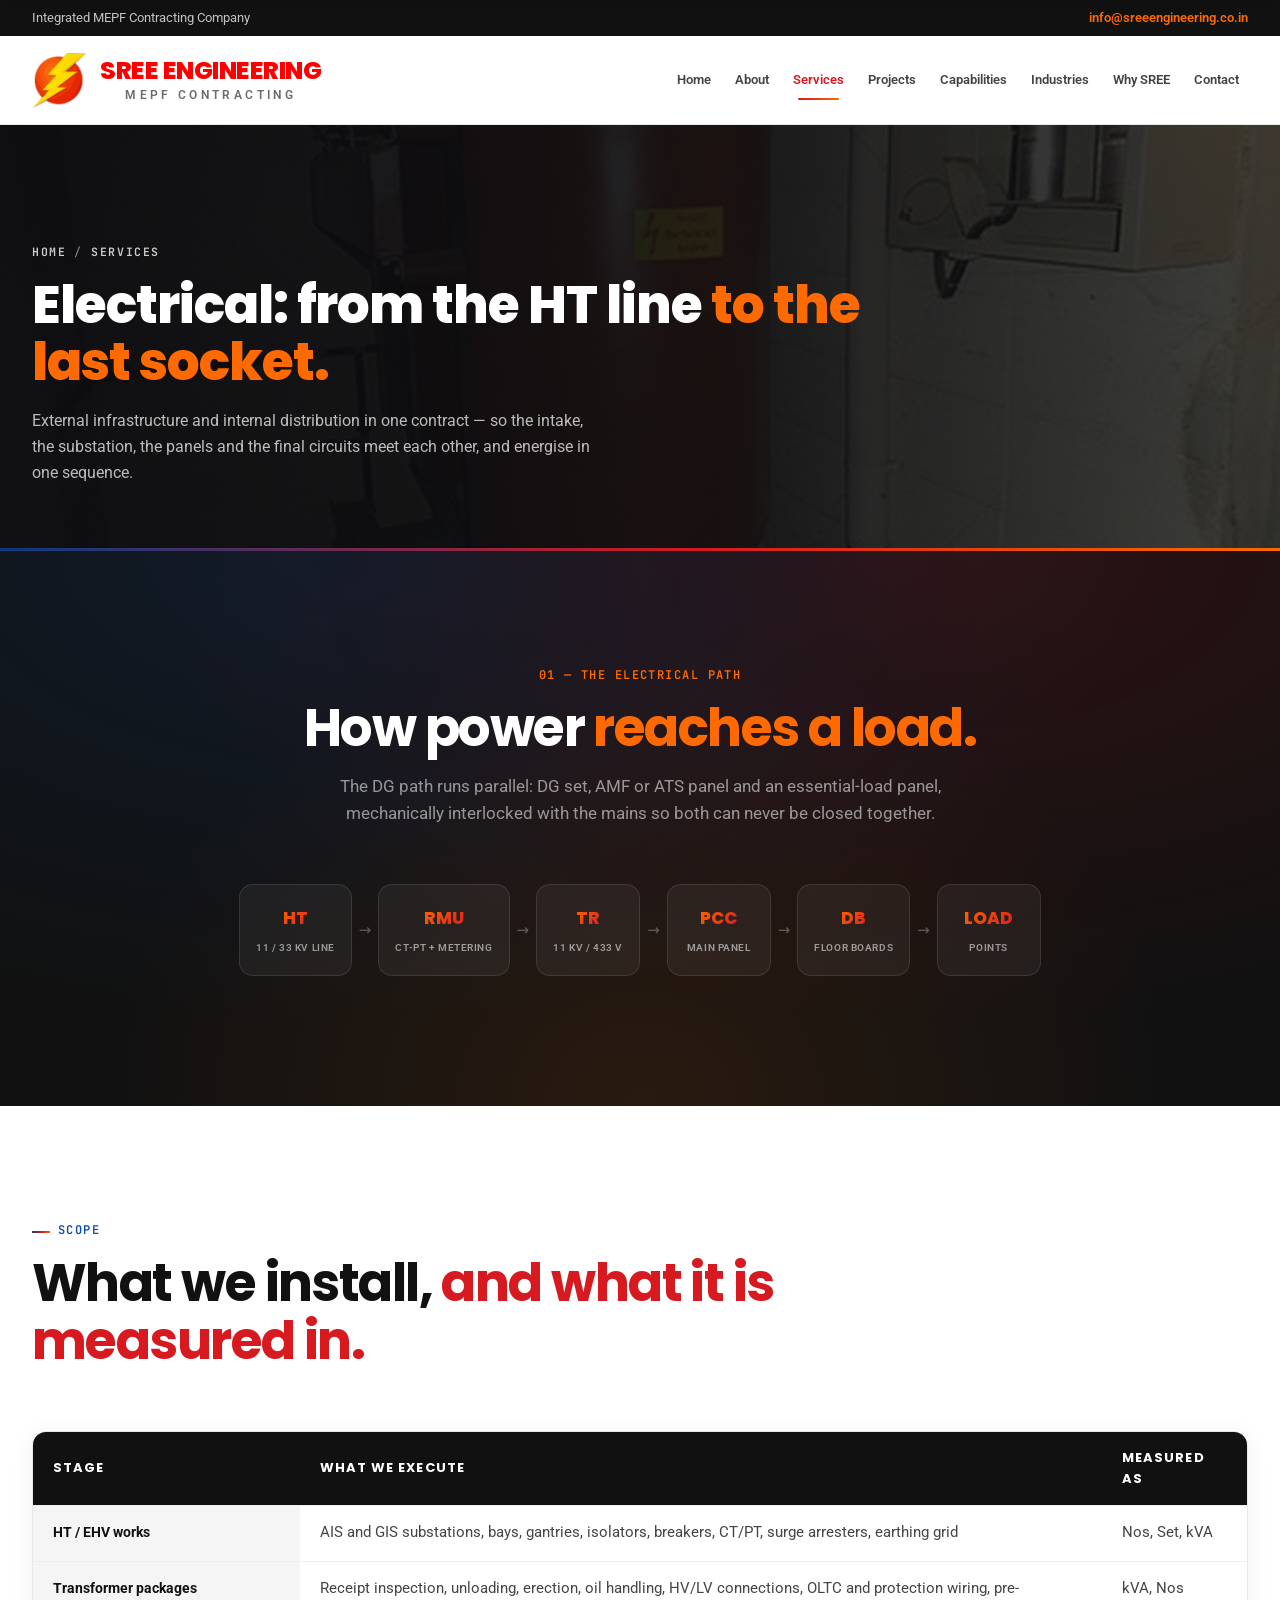
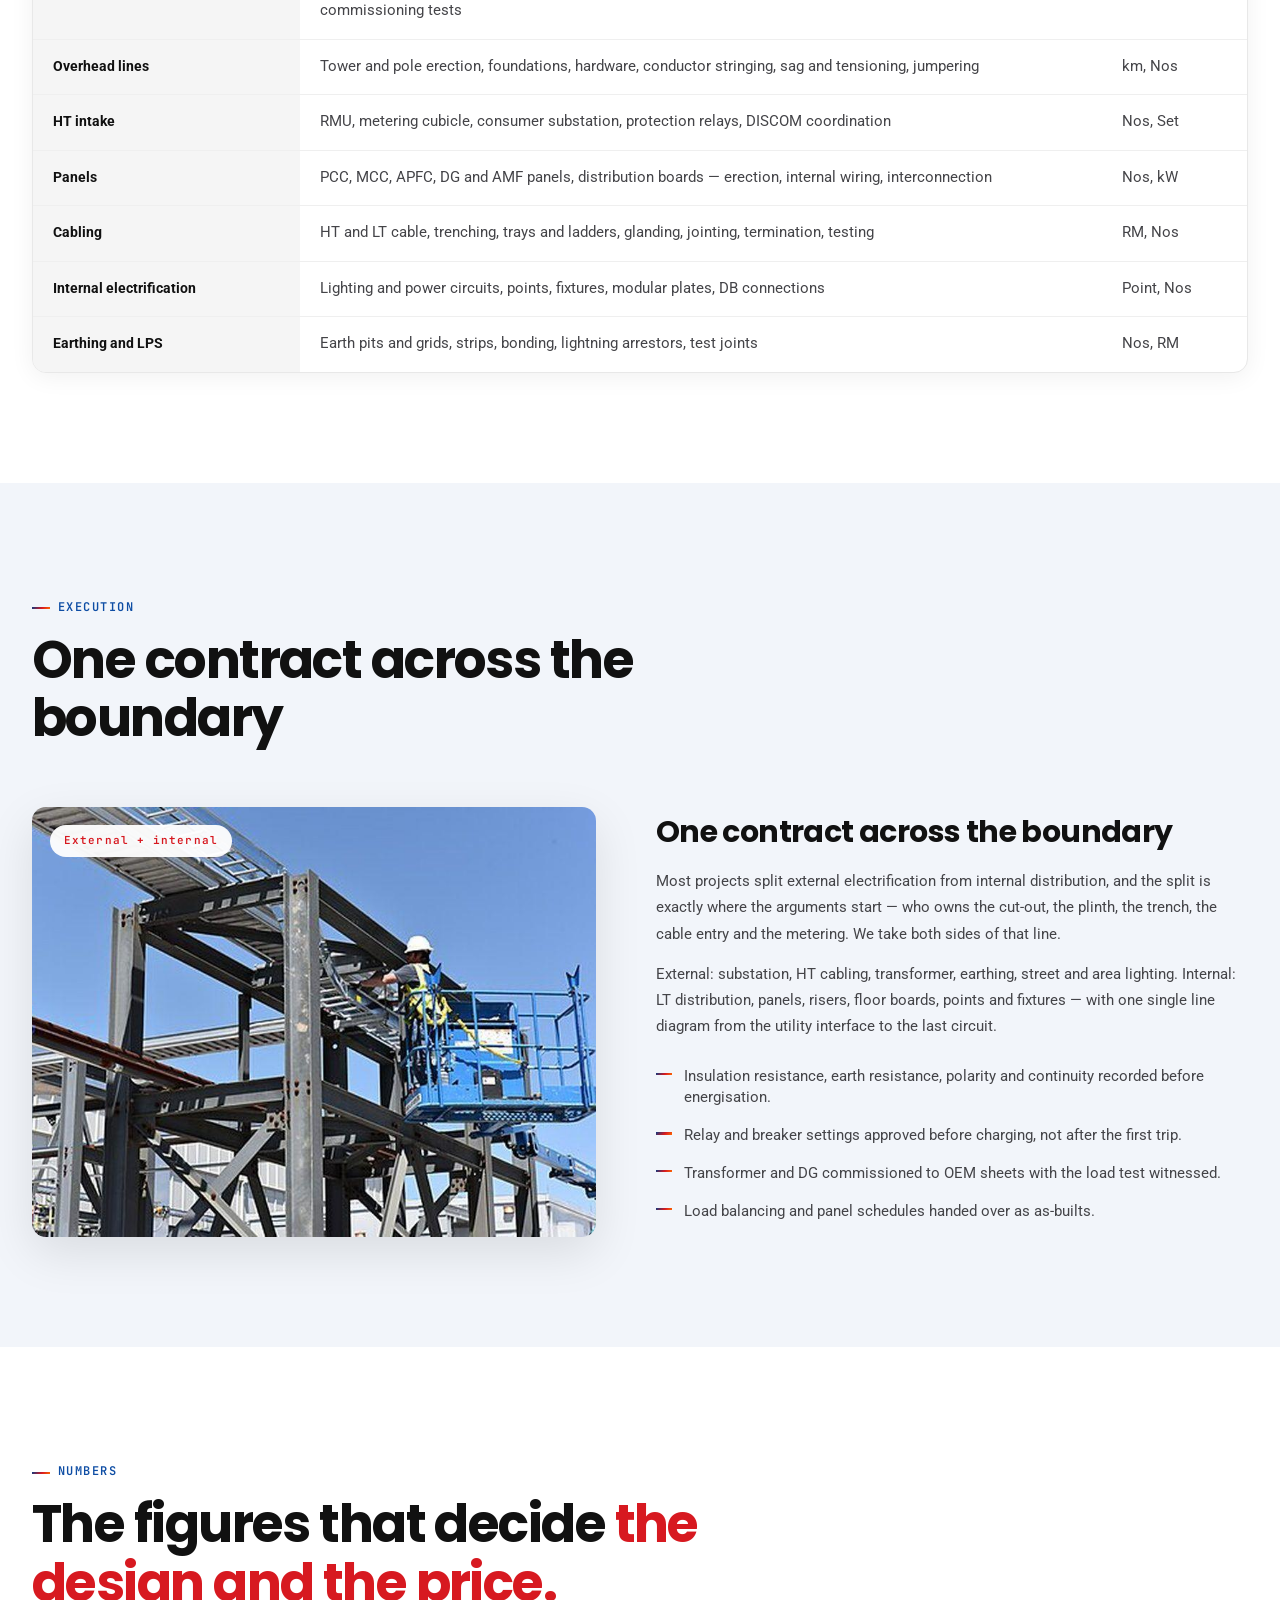
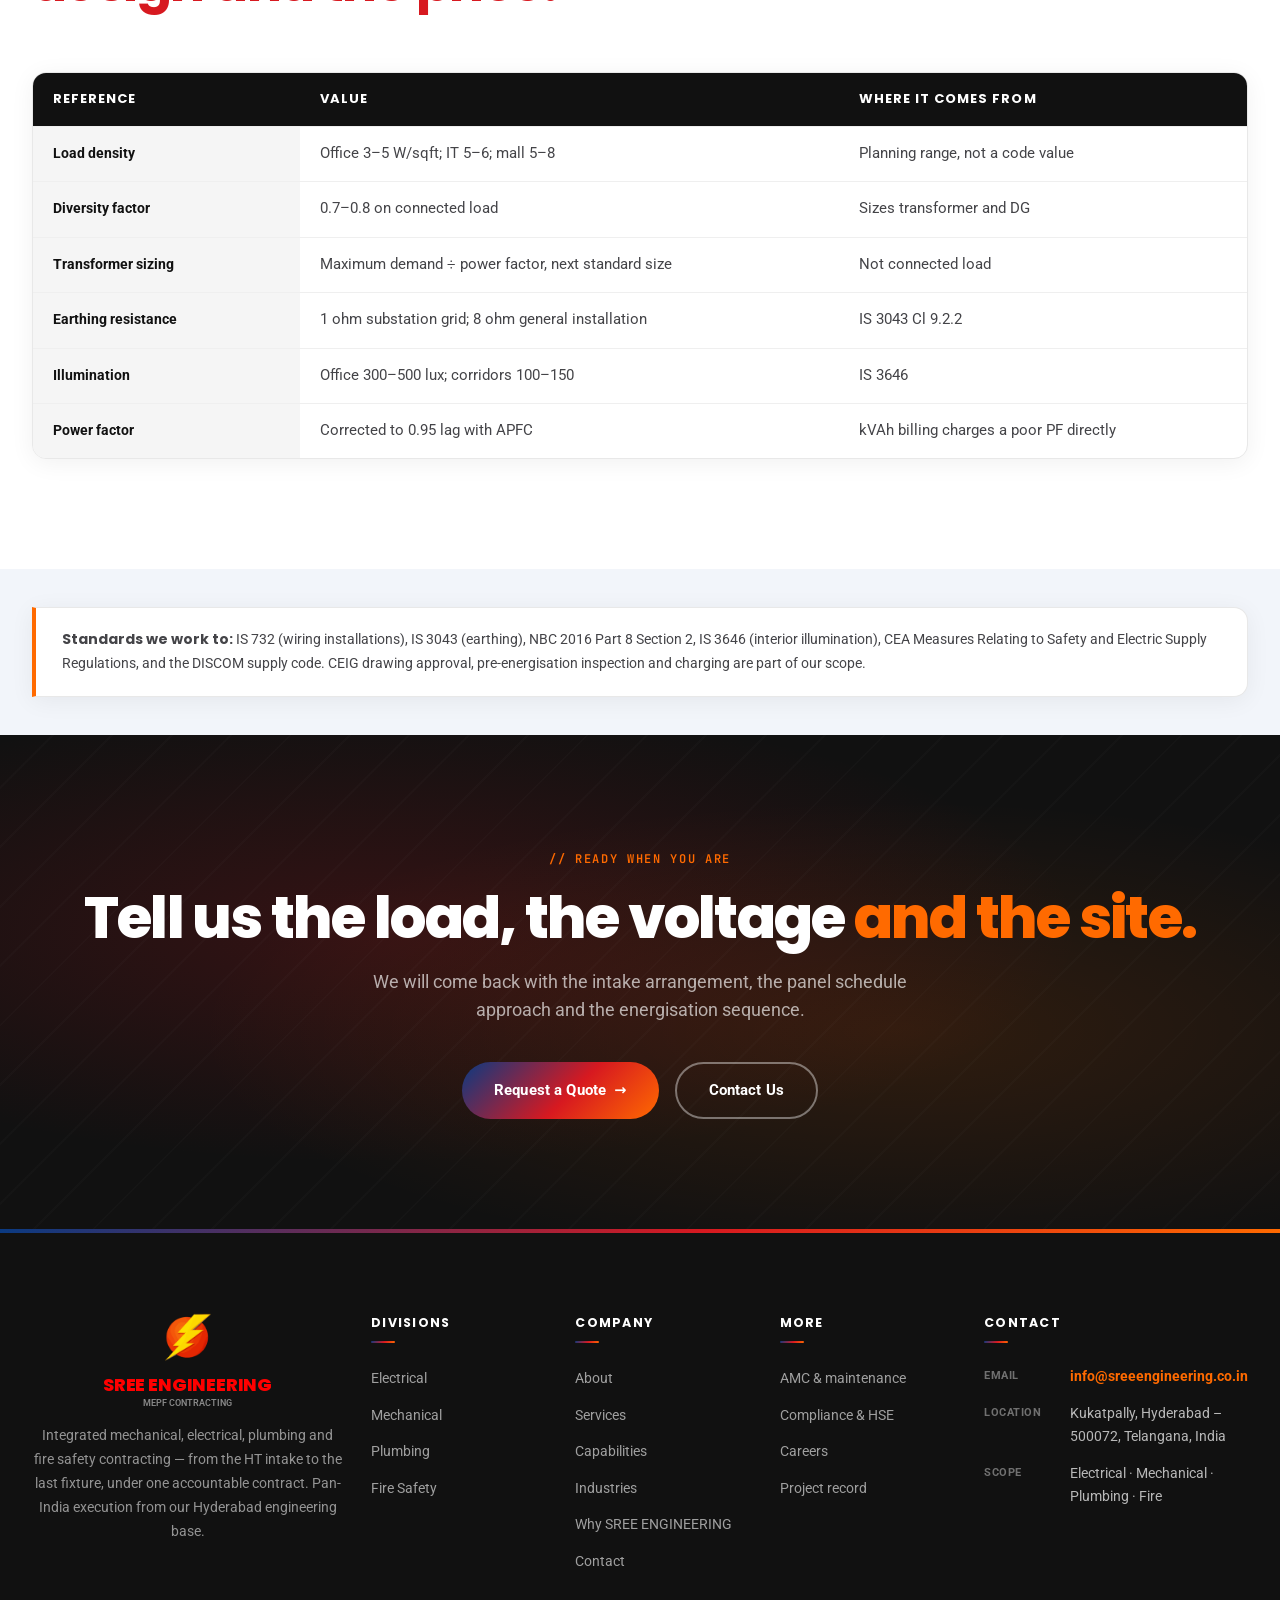
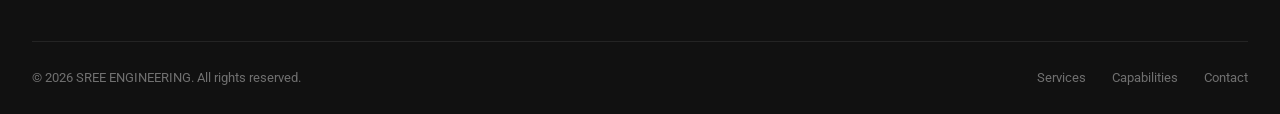
<file: electrical.html>
<!DOCTYPE html>
<html lang="en-IN">
<head>
<meta charset="utf-8">
<meta name="viewport" content="width=device-width,initial-scale=1">
<title>Electrical Contracting | HT to LT, Substations, Panels | SREE ENGINEERING</title>
<meta name="description" content="External and internal electrical contracting from 400 KV to LT: substations, transformers, HT/LT distribution, panels, cabling, internal electrification, earthing and lightning protection.">
<meta name="theme-color" content="#111111">
<meta property="og:title" content="Electrical Contracting | HT to LT, Substations, Panels | SREE ENGINEERING">
<meta property="og:description" content="External and internal electrical contracting from 400 KV to LT: substations, transformers, HT/LT distribution, panels, cabling, internal electrification, earthing and lightning protection.">
<meta property="og:type" content="website">
<meta property="og:image" content="assets/img/transformer.jpg">
<link rel="icon" href="assets/logo.png">
<link rel="preconnect" href="https://fonts.googleapis.com">
<link rel="preconnect" href="https://fonts.gstatic.com" crossorigin>
<link href="https://fonts.googleapis.com/css2?family=Poppins:wght@300;400;500;600;700;800&family=Roboto:wght@300;400;500;700&family=JetBrains+Mono:wght@400;500;600&display=swap" rel="stylesheet">
<link rel="stylesheet" href="assets/style.css">
<link rel="stylesheet" href="assets/mepf.css">
</head>
<body>

<div class="topbar">
  <div class="wrap">
    <span class="hide-m">Integrated MEPF Contracting Company</span>
    <span class="em">info@sreeengineering.co.in</span>
  </div>
</div>
<header class="nav" id="nav">
  <div class="wrap nav-inner">
    <a aria-label='SREE ENGINEERING home' class='brand' href='index.html'>
      <img src="assets/logo.png" alt="SREE ENGINEERING logo" class="brand-mark">
      <span class="brand-text"><span class="brand-name">SREE ENGINEERING</span><span class="brand-tag">MEPF Contracting</span></span>
    </a>
    <div class="nav-right">
      <nav class="nav-links" aria-label="Primary"><a href="index.html">Home</a><a href="about.html">About</a><a class="active" href="services.html">Services</a><a href="projects.html">Projects</a><a href="capabilities.html">Capabilities</a><a href="industries.html">Industries</a><a href="why-sree.html">Why SREE</a><a href="contact.html">Contact</a></nav>
      <button class="burger" id="burger" aria-label="Open menu"><span></span><span></span><span></span></button>
    </div>
  </div>
</header>
<div class="mobile-menu" id="mobileMenu"><a href="index.html">Home</a><a href="about.html">About</a><a class="active" href="services.html">Services</a><a href="projects.html">Projects</a><a href="capabilities.html">Capabilities</a><a href="industries.html">Industries</a><a href="why-sree.html">Why SREE</a><a href="contact.html">Contact</a></div>
<section class="page-hero">
  <div class="page-hero-img"><img src="assets/img/transformer.jpg" alt=""></div>
  <div class="wrap">
    <div class="crumb"><a href="index.html">Home</a> <span>/</span> <a href="services.html">Services</a></div>
    <h1>Electrical: from the HT line <span class="r">to the last socket.</span></h1>
    <p>External infrastructure and internal distribution in one contract &mdash; so the intake, the substation, the panels and the final circuits meet each other, and energise in one sequence.</p>
  </div>
</section><section class="cap-section">
  <div class="wrap">
    <div class="section-head center reveal" style="margin-bottom:56px;">
      <span class="eyebrow center" style="color:var(--orange);">01 &mdash; The Electrical Path</span>
      <h2 style="color:#fff;">How power <span style="color:var(--orange);">reaches a load.</span></h2>
      <p style="color:rgba(255,255,255,.55);">The DG path runs parallel: DG set, AMF or ATS panel and an essential-load panel, mechanically interlocked with the mains so both can never be closed together.</p>
    </div>
    <div class="cap-rail reveal compact" data-d="1"><div class="cap-node"><span class="kv">HT</span><span class="lbl">11 / 33 KV line</span></div><span class="cap-arrow">&rarr;</span><div class="cap-node"><span class="kv">RMU</span><span class="lbl">CT-PT + metering</span></div><span class="cap-arrow">&rarr;</span><div class="cap-node"><span class="kv">TR</span><span class="lbl">11 KV / 433 V</span></div><span class="cap-arrow">&rarr;</span><div class="cap-node"><span class="kv">PCC</span><span class="lbl">main panel</span></div><span class="cap-arrow">&rarr;</span><div class="cap-node"><span class="kv">DB</span><span class="lbl">floor boards</span></div><span class="cap-arrow">&rarr;</span><div class="cap-node"><span class="kv">LOAD</span><span class="lbl">points</span></div></div>
    
  </div>
</section><section class="section">
  <div class="wrap">
    <div class="section-head reveal">
      <span class="eyebrow">Scope</span>
      <h2>What we install, <span class="r">and what it is measured in.</span></h2>
      <p></p>
    </div>
    <div class="compare-wrap reveal"><table class="compare"><thead><tr><th>Stage</th><th>What we execute</th><th>Measured as</th></tr></thead><tbody><tr><td>HT / EHV works</td><td>AIS and GIS substations, bays, gantries, isolators, breakers, CT/PT, surge arresters, earthing grid</td><td>Nos, Set, kVA</td></tr><tr><td>Transformer packages</td><td>Receipt inspection, unloading, erection, oil handling, HV/LV connections, OLTC and protection wiring, pre-commissioning tests</td><td>kVA, Nos</td></tr><tr><td>Overhead lines</td><td>Tower and pole erection, foundations, hardware, conductor stringing, sag and tensioning, jumpering</td><td>km, Nos</td></tr><tr><td>HT intake</td><td>RMU, metering cubicle, consumer substation, protection relays, DISCOM coordination</td><td>Nos, Set</td></tr><tr><td>Panels</td><td>PCC, MCC, APFC, DG and AMF panels, distribution boards &mdash; erection, internal wiring, interconnection</td><td>Nos, kW</td></tr><tr><td>Cabling</td><td>HT and LT cable, trenching, trays and ladders, glanding, jointing, termination, testing</td><td>RM, Nos</td></tr><tr><td>Internal electrification</td><td>Lighting and power circuits, points, fixtures, modular plates, DB connections</td><td>Point, Nos</td></tr><tr><td>Earthing and LPS</td><td>Earth pits and grids, strips, bonding, lightning arrestors, test joints</td><td>Nos, RM</td></tr></tbody></table></div>
  </div>
</section><section class="section grey">
  <div class="wrap">
    <div class="section-head reveal">
      <span class="eyebrow">Execution</span>
      <h2>One contract across the boundary</h2>
      <p></p>
    </div>
    <div class="split">
  <div class="split-img reveal"><span class="tagchip">External + internal</span><img src="assets/img/tray.jpg" alt="Cable tray installation before cables are pulled" loading="lazy"></div>
  <div class="split-body reveal" data-d="1"><h3>One contract across the boundary</h3><p>Most projects split external electrification from internal distribution, and the split is exactly where the arguments start &mdash; who owns the cut-out, the plinth, the trench, the cable entry and the metering. We take both sides of that line.</p><p>External: substation, HT cabling, transformer, earthing, street and area lighting. Internal: LT distribution, panels, risers, floor boards, points and fixtures &mdash; with one single line diagram from the utility interface to the last circuit.</p><ul class="tick-list"><li>Insulation resistance, earth resistance, polarity and continuity recorded before energisation.</li><li>Relay and breaker settings approved before charging, not after the first trip.</li><li>Transformer and DG commissioned to OEM sheets with the load test witnessed.</li><li>Load balancing and panel schedules handed over as as-builts.</li></ul></div>
</div>
  </div>
</section><section class="section">
  <div class="wrap">
    <div class="section-head reveal">
      <span class="eyebrow">Numbers</span>
      <h2>The figures that decide <span class="r">the design and the price.</span></h2>
      <p></p>
    </div>
    <div class="compare-wrap reveal"><table class="compare"><thead><tr><th>Reference</th><th>Value</th><th>Where it comes from</th></tr></thead><tbody><tr><td>Load density</td><td>Office 3&ndash;5 W/sqft; IT 5&ndash;6; mall 5&ndash;8</td><td>Planning range, not a code value</td></tr><tr><td>Diversity factor</td><td>0.7&ndash;0.8 on connected load</td><td>Sizes transformer and DG</td></tr><tr><td>Transformer sizing</td><td>Maximum demand &divide; power factor, next standard size</td><td>Not connected load</td></tr><tr><td>Earthing resistance</td><td>1 ohm substation grid; 8 ohm general installation</td><td>IS 3043 Cl 9.2.2</td></tr><tr><td>Illumination</td><td>Office 300&ndash;500 lux; corridors 100&ndash;150</td><td>IS 3646</td></tr><tr><td>Power factor</td><td>Corrected to 0.95 lag with APFC</td><td>kVAh billing charges a poor PF directly</td></tr></tbody></table></div>
  </div>
</section><section class="section grey tight"><div class="wrap"><div class="note-band reveal"><strong>Standards we work to:</strong> IS 732 (wiring installations), IS 3043 (earthing), NBC 2016 Part 8 Section 2, IS 3646 (interior illumination), CEA Measures Relating to Safety and Electric Supply Regulations, and the DISCOM supply code. CEIG drawing approval, pre-energisation inspection and charging are part of our scope.</div></div></section><section class="cta-band">
  <div class="wrap cta-inner">
    <span class="eyebrow-c reveal">// READY WHEN YOU ARE</span>
    <h2 class="reveal" data-d="1">Tell us the load, the voltage <span class="o">and the site.</span></h2>
    <p class="reveal" data-d="2">We will come back with the intake arrangement, the panel schedule approach and the energisation sequence.</p>
    <div class="cta-actions reveal" data-d="3">
      <a class='btn btn-primary' href='contact.html'>Request a Quote <span class="arr">&rarr;</span></a>
      <a class='btn btn-outline' href='contact.html' style='border-color:rgba(255,255,255,.4);color:#fff;'>Contact Us</a>
    </div>
  </div>
</section>
<footer>
  <div class="wrap">
    <div class="foot-grid">
      <div class="foot-brand">
        <img src="assets/logo.png" alt="SREE ENGINEERING logo" class="brand-mark">
        <span class="bn-wrap"><span class="bn">SREE ENGINEERING</span><span class="bt">MEPF Contracting</span></span>
        <p>Integrated mechanical, electrical, plumbing and fire safety contracting &mdash; from the HT intake to the last
        fixture, under one accountable contract. Pan-India execution from our Hyderabad engineering base.</p>
      </div>
      <div class="foot-col">
        <h5>Divisions</h5>
        <ul><li><a href="electrical.html">Electrical</a></li><li><a href="mechanical.html">Mechanical</a></li><li><a href="plumbing.html">Plumbing</a></li><li><a href="fire.html">Fire Safety</a></li></ul>
      </div>
      <div class="foot-col">
        <h5>Company</h5>
        <ul>
          <li><a href="about.html">About</a></li>
          <li><a href="services.html">Services</a></li>
          <li><a href="capabilities.html">Capabilities</a></li>
          <li><a href="industries.html">Industries</a></li>
          <li><a href="why-sree.html">Why SREE ENGINEERING</a></li>
          <li><a href="contact.html">Contact</a></li>
        </ul>
      </div>
      <div class="foot-col">
        <h5>More</h5>
        <ul>
          <li><a href="amc.html">AMC &amp; maintenance</a></li>
          <li><a href="compliance.html">Compliance &amp; HSE</a></li>
          <li><a href="careers.html">Careers</a></li>
          <li><a href="projects.html">Project record</a></li>
        </ul>
      </div>
      <div class="foot-col foot-contact">
        <h5>Contact</h5>
        <div class="row"><span class="k">Email</span><span class="v"><a href="mailto:info@sreeengineering.co.in">info@sreeengineering.co.in</a></span></div>
        <div class="row"><span class="k">Location</span><span class="v">Kukatpally, Hyderabad &ndash; 500072, Telangana, India</span></div>
        <div class="row"><span class="k">Scope</span><span class="v">Electrical &middot; Mechanical &middot; Plumbing &middot; Fire</span></div>
      </div>
    </div>
    <div class="foot-bottom">
      <span>&copy; <span id="yr">2026</span> SREE ENGINEERING. All rights reserved.</span>
      <span class="lnks"><a href="services.html">Services</a><a href="capabilities.html">Capabilities</a><a href="contact.html">Contact</a></span>
    </div>
  </div>
</footer>
<script src="assets/main.js"></script>
</body>
</html>
</file>
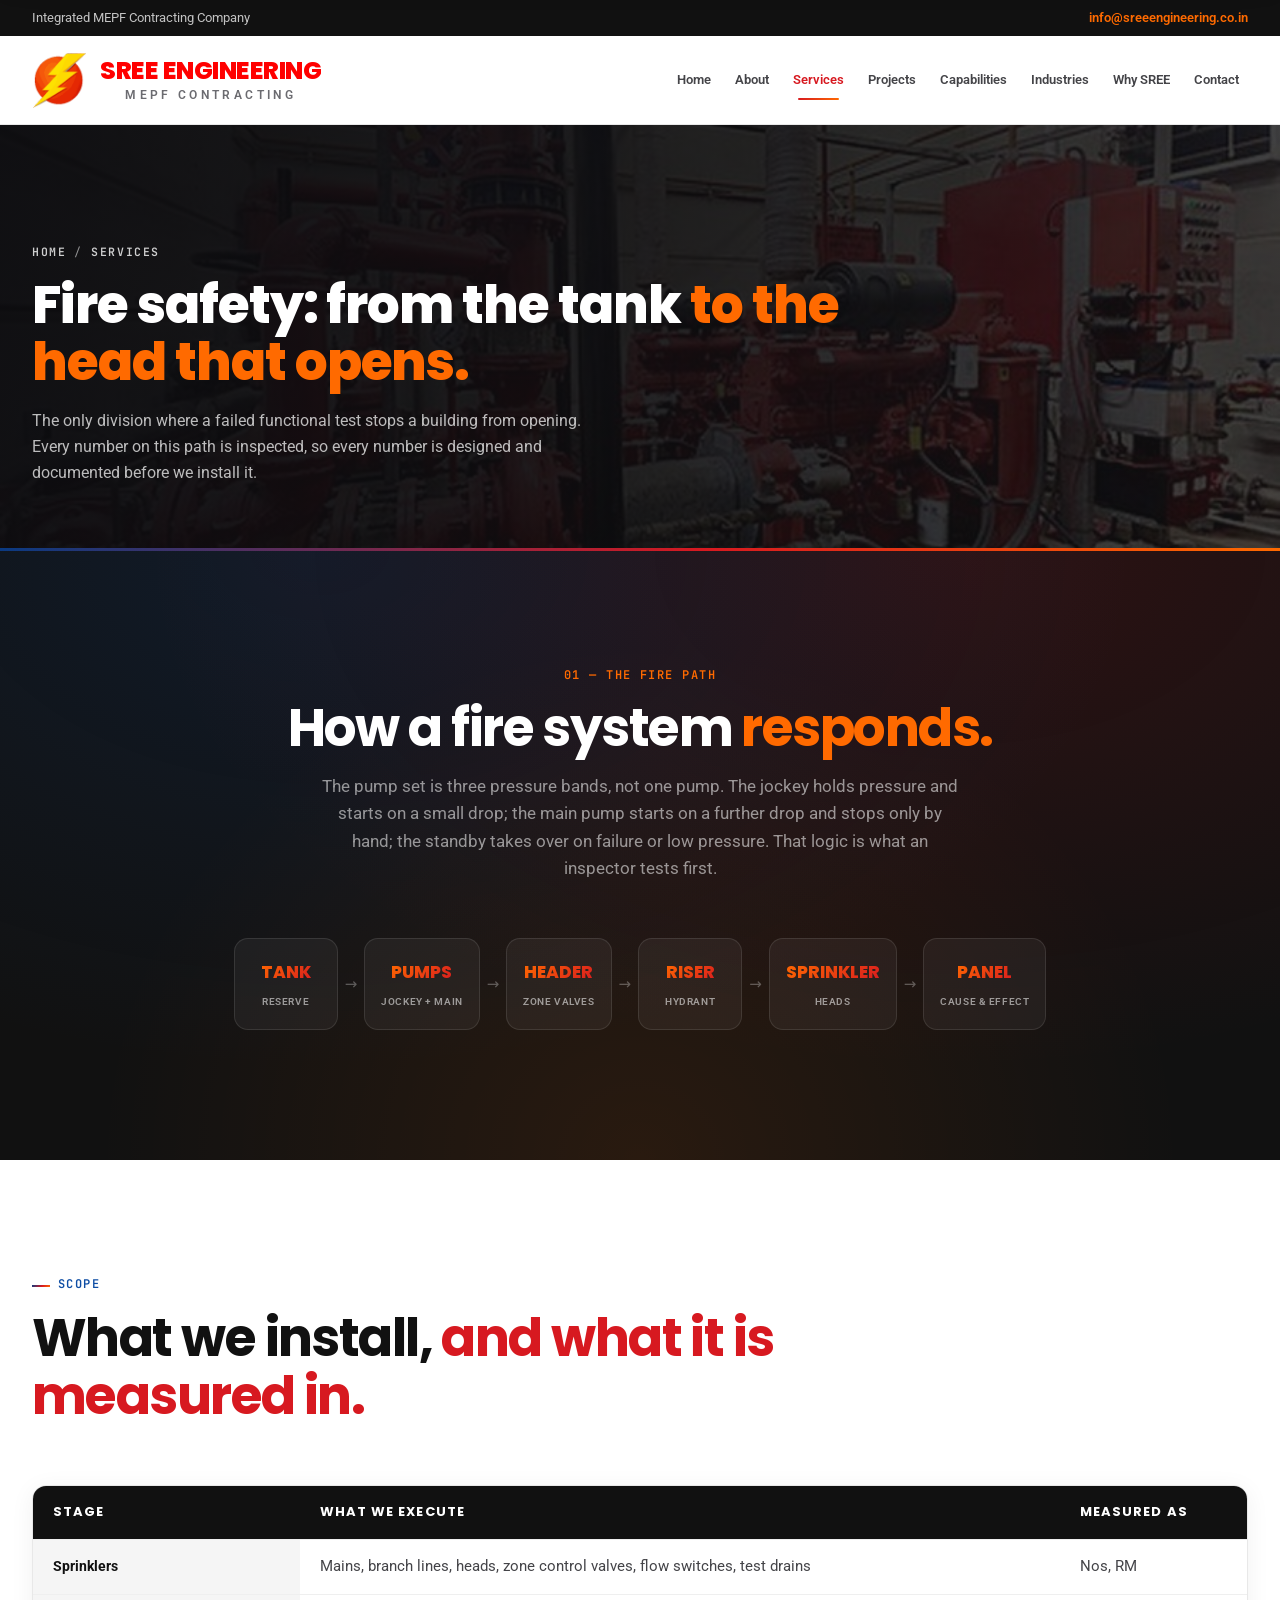
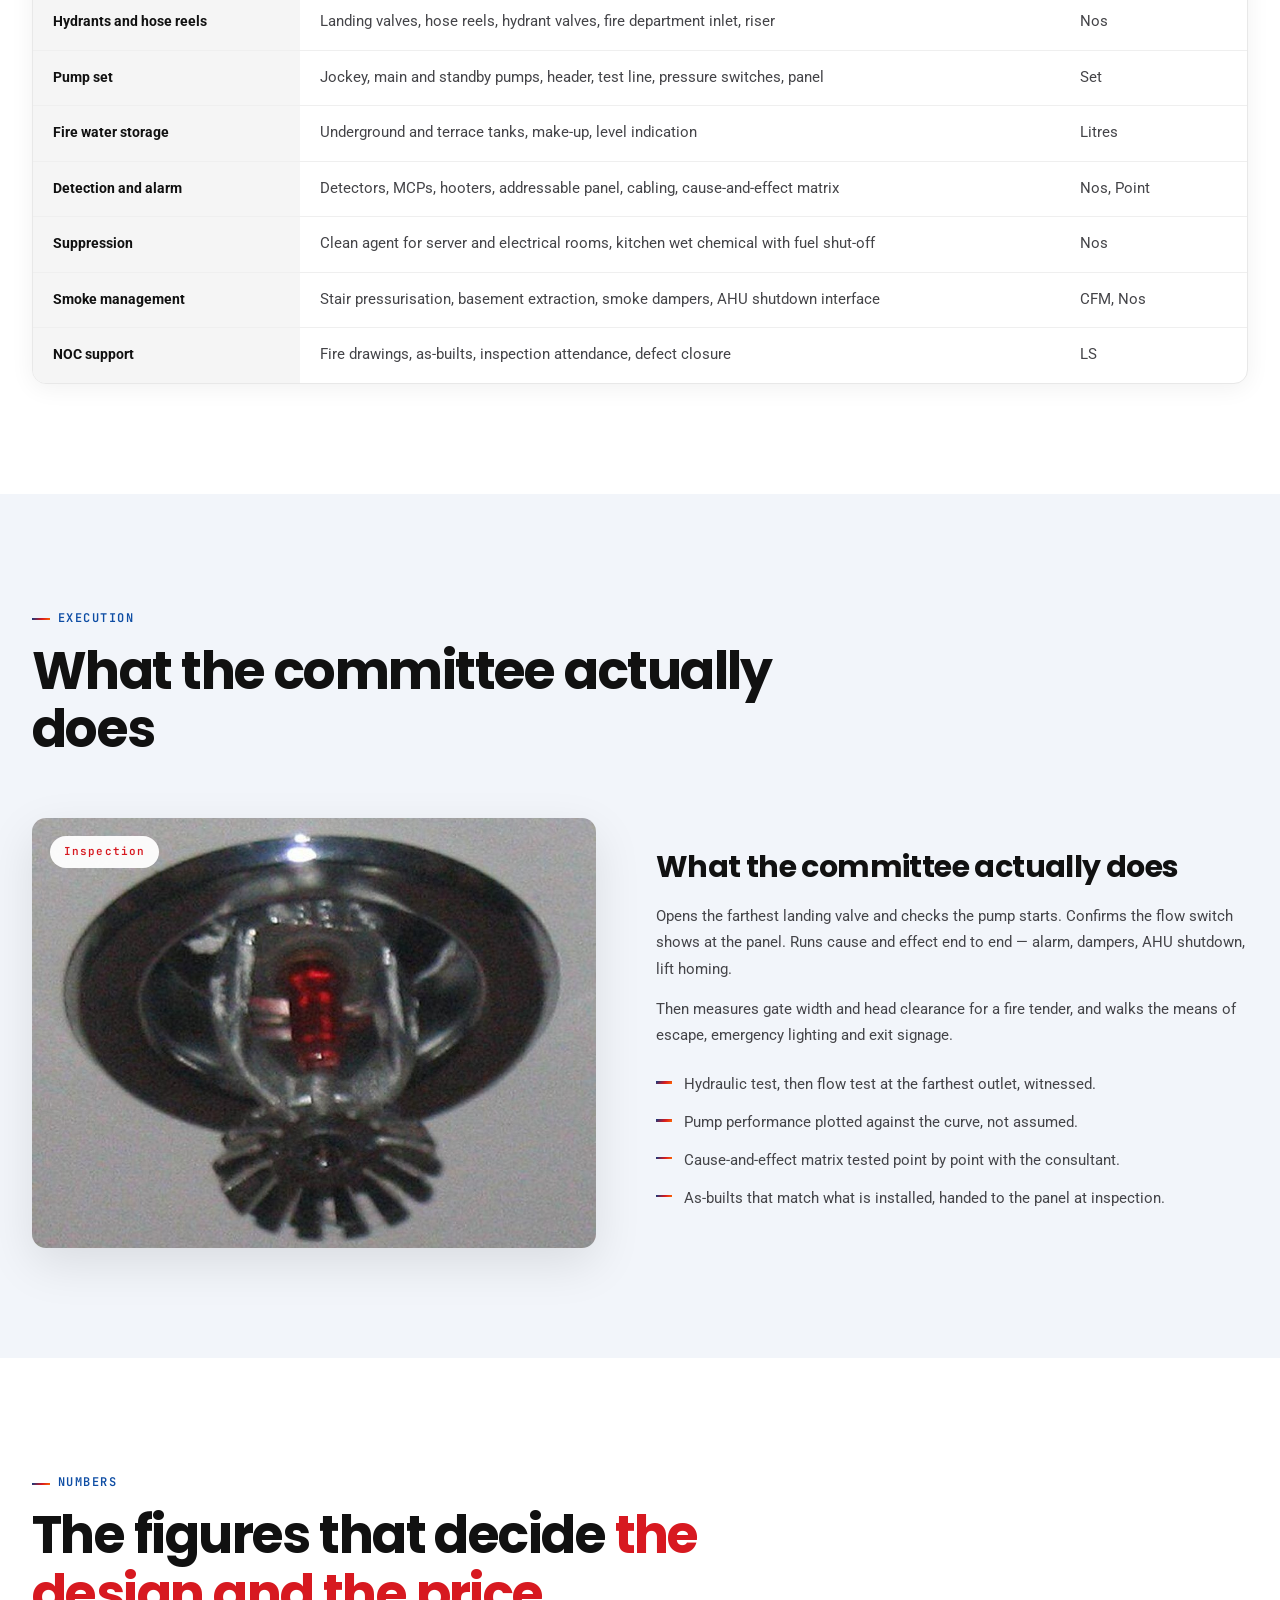
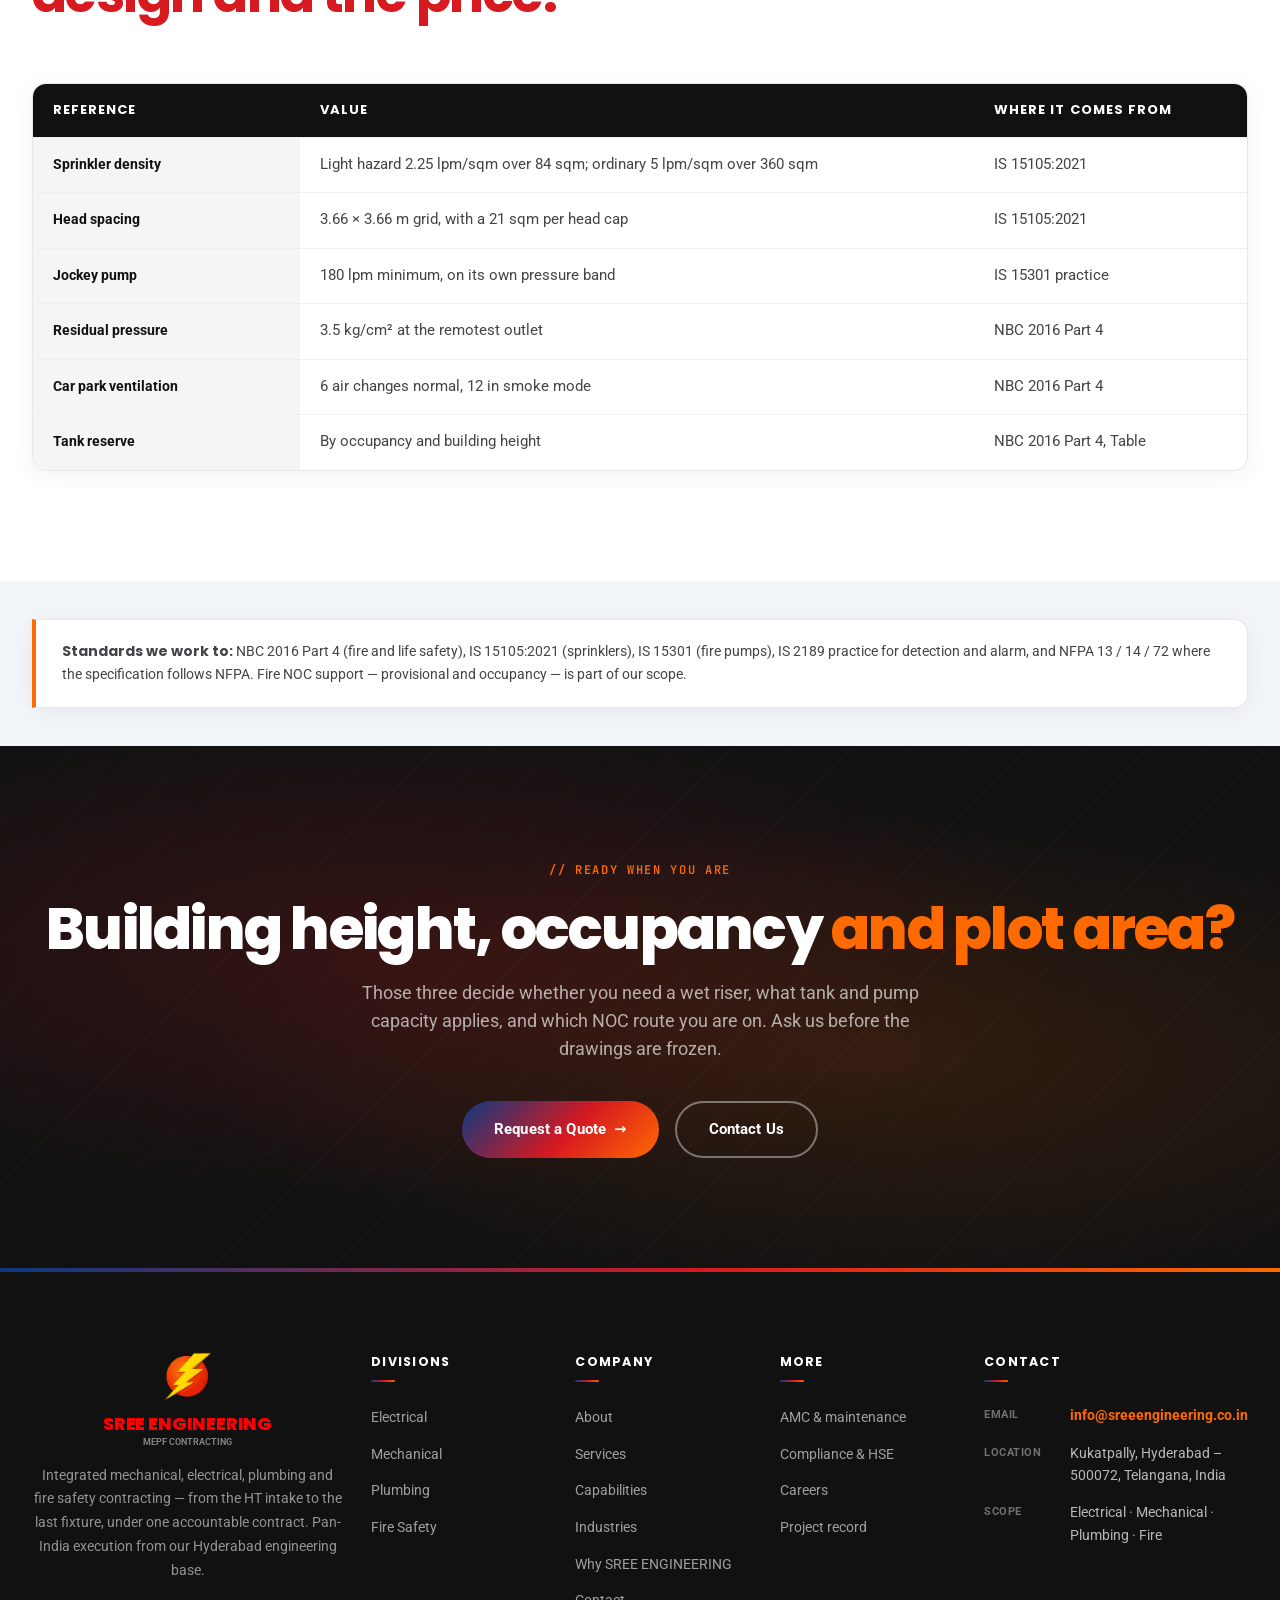
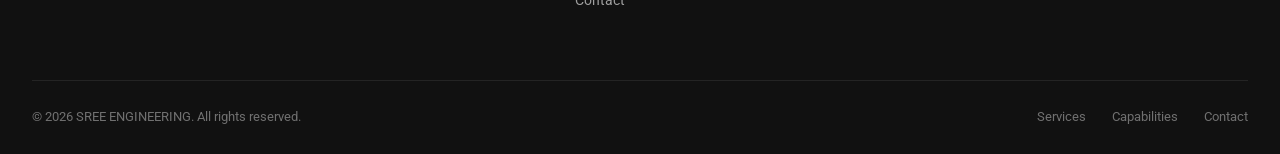
<file: fire.html>
<!DOCTYPE html>
<html lang="en-IN">
<head>
<meta charset="utf-8">
<meta name="viewport" content="width=device-width,initial-scale=1">
<title>Fire Safety Contracting | Sprinklers, Hydrants, Pumps, Alarm | SREE ENGINEERING</title>
<meta name="description" content="Fire protection contracting in Hyderabad: sprinkler systems, hydrants and hose reels, fire pump sets, detection and alarm, suppression, smoke management and fire NOC support.">
<meta name="theme-color" content="#111111">
<meta property="og:title" content="Fire Safety Contracting | Sprinklers, Hydrants, Pumps, Alarm | SREE ENGINEERING">
<meta property="og:description" content="Fire protection contracting in Hyderabad: sprinkler systems, hydrants and hose reels, fire pump sets, detection and alarm, suppression, smoke management and fire NOC support.">
<meta property="og:type" content="website">
<meta property="og:image" content="assets/img/firepump.jpg">
<link rel="icon" href="assets/logo.png">
<link rel="preconnect" href="https://fonts.googleapis.com">
<link rel="preconnect" href="https://fonts.gstatic.com" crossorigin>
<link href="https://fonts.googleapis.com/css2?family=Poppins:wght@300;400;500;600;700;800&family=Roboto:wght@300;400;500;700&family=JetBrains+Mono:wght@400;500;600&display=swap" rel="stylesheet">
<link rel="stylesheet" href="assets/style.css">
<link rel="stylesheet" href="assets/mepf.css">
</head>
<body>

<div class="topbar">
  <div class="wrap">
    <span class="hide-m">Integrated MEPF Contracting Company</span>
    <span class="em">info@sreeengineering.co.in</span>
  </div>
</div>
<header class="nav" id="nav">
  <div class="wrap nav-inner">
    <a aria-label='SREE ENGINEERING home' class='brand' href='index.html'>
      <img src="assets/logo.png" alt="SREE ENGINEERING logo" class="brand-mark">
      <span class="brand-text"><span class="brand-name">SREE ENGINEERING</span><span class="brand-tag">MEPF Contracting</span></span>
    </a>
    <div class="nav-right">
      <nav class="nav-links" aria-label="Primary"><a href="index.html">Home</a><a href="about.html">About</a><a class="active" href="services.html">Services</a><a href="projects.html">Projects</a><a href="capabilities.html">Capabilities</a><a href="industries.html">Industries</a><a href="why-sree.html">Why SREE</a><a href="contact.html">Contact</a></nav>
      <button class="burger" id="burger" aria-label="Open menu"><span></span><span></span><span></span></button>
    </div>
  </div>
</header>
<div class="mobile-menu" id="mobileMenu"><a href="index.html">Home</a><a href="about.html">About</a><a class="active" href="services.html">Services</a><a href="projects.html">Projects</a><a href="capabilities.html">Capabilities</a><a href="industries.html">Industries</a><a href="why-sree.html">Why SREE</a><a href="contact.html">Contact</a></div>
<section class="page-hero">
  <div class="page-hero-img"><img src="assets/img/firepump.jpg" alt=""></div>
  <div class="wrap">
    <div class="crumb"><a href="index.html">Home</a> <span>/</span> <a href="services.html">Services</a></div>
    <h1>Fire safety: from the tank <span class="r">to the head that opens.</span></h1>
    <p>The only division where a failed functional test stops a building from opening. Every number on this path is inspected, so every number is designed and documented before we install it.</p>
  </div>
</section><section class="cap-section">
  <div class="wrap">
    <div class="section-head center reveal" style="margin-bottom:56px;">
      <span class="eyebrow center" style="color:var(--orange);">01 &mdash; The Fire Path</span>
      <h2 style="color:#fff;">How a fire system <span style="color:var(--orange);">responds.</span></h2>
      <p style="color:rgba(255,255,255,.55);">The pump set is three pressure bands, not one pump. The jockey holds pressure and starts on a small drop; the main pump starts on a further drop and stops only by hand; the standby takes over on failure or low pressure. That logic is what an inspector tests first.</p>
    </div>
    <div class="cap-rail reveal compact" data-d="1"><div class="cap-node"><span class="kv">TANK</span><span class="lbl">reserve</span></div><span class="cap-arrow">&rarr;</span><div class="cap-node"><span class="kv">PUMPS</span><span class="lbl">jockey + main</span></div><span class="cap-arrow">&rarr;</span><div class="cap-node"><span class="kv">HEADER</span><span class="lbl">zone valves</span></div><span class="cap-arrow">&rarr;</span><div class="cap-node"><span class="kv">RISER</span><span class="lbl">hydrant</span></div><span class="cap-arrow">&rarr;</span><div class="cap-node"><span class="kv">SPRINKLER</span><span class="lbl">heads</span></div><span class="cap-arrow">&rarr;</span><div class="cap-node"><span class="kv">PANEL</span><span class="lbl">cause &amp; effect</span></div></div>
    
  </div>
</section><section class="section">
  <div class="wrap">
    <div class="section-head reveal">
      <span class="eyebrow">Scope</span>
      <h2>What we install, <span class="r">and what it is measured in.</span></h2>
      <p></p>
    </div>
    <div class="compare-wrap reveal"><table class="compare"><thead><tr><th>Stage</th><th>What we execute</th><th>Measured as</th></tr></thead><tbody><tr><td>Sprinklers</td><td>Mains, branch lines, heads, zone control valves, flow switches, test drains</td><td>Nos, RM</td></tr><tr><td>Hydrants and hose reels</td><td>Landing valves, hose reels, hydrant valves, fire department inlet, riser</td><td>Nos</td></tr><tr><td>Pump set</td><td>Jockey, main and standby pumps, header, test line, pressure switches, panel</td><td>Set</td></tr><tr><td>Fire water storage</td><td>Underground and terrace tanks, make-up, level indication</td><td>Litres</td></tr><tr><td>Detection and alarm</td><td>Detectors, MCPs, hooters, addressable panel, cabling, cause-and-effect matrix</td><td>Nos, Point</td></tr><tr><td>Suppression</td><td>Clean agent for server and electrical rooms, kitchen wet chemical with fuel shut-off</td><td>Nos</td></tr><tr><td>Smoke management</td><td>Stair pressurisation, basement extraction, smoke dampers, AHU shutdown interface</td><td>CFM, Nos</td></tr><tr><td>NOC support</td><td>Fire drawings, as-builts, inspection attendance, defect closure</td><td>LS</td></tr></tbody></table></div>
  </div>
</section><section class="section grey">
  <div class="wrap">
    <div class="section-head reveal">
      <span class="eyebrow">Execution</span>
      <h2>What the committee actually does</h2>
      <p></p>
    </div>
    <div class="split">
  <div class="split-img reveal"><span class="tagchip">Inspection</span><img src="assets/img/sprinkler.jpg" alt="Sprinkler head close up with bulb and deflector" loading="lazy"></div>
  <div class="split-body reveal" data-d="1"><h3>What the committee actually does</h3><p>Opens the farthest landing valve and checks the pump starts. Confirms the flow switch shows at the panel. Runs cause and effect end to end &mdash; alarm, dampers, AHU shutdown, lift homing.</p><p>Then measures gate width and head clearance for a fire tender, and walks the means of escape, emergency lighting and exit signage.</p><ul class="tick-list"><li>Hydraulic test, then flow test at the farthest outlet, witnessed.</li><li>Pump performance plotted against the curve, not assumed.</li><li>Cause-and-effect matrix tested point by point with the consultant.</li><li>As-builts that match what is installed, handed to the panel at inspection.</li></ul></div>
</div>
  </div>
</section><section class="section">
  <div class="wrap">
    <div class="section-head reveal">
      <span class="eyebrow">Numbers</span>
      <h2>The figures that decide <span class="r">the design and the price.</span></h2>
      <p></p>
    </div>
    <div class="compare-wrap reveal"><table class="compare"><thead><tr><th>Reference</th><th>Value</th><th>Where it comes from</th></tr></thead><tbody><tr><td>Sprinkler density</td><td>Light hazard 2.25 lpm/sqm over 84 sqm; ordinary 5 lpm/sqm over 360 sqm</td><td>IS 15105:2021</td></tr><tr><td>Head spacing</td><td>3.66 &times; 3.66 m grid, with a 21 sqm per head cap</td><td>IS 15105:2021</td></tr><tr><td>Jockey pump</td><td>180 lpm minimum, on its own pressure band</td><td>IS 15301 practice</td></tr><tr><td>Residual pressure</td><td>3.5 kg/cm&sup2; at the remotest outlet</td><td>NBC 2016 Part 4</td></tr><tr><td>Car park ventilation</td><td>6 air changes normal, 12 in smoke mode</td><td>NBC 2016 Part 4</td></tr><tr><td>Tank reserve</td><td>By occupancy and building height</td><td>NBC 2016 Part 4, Table</td></tr></tbody></table></div>
  </div>
</section><section class="section grey tight"><div class="wrap"><div class="note-band reveal"><strong>Standards we work to:</strong> NBC 2016 Part 4 (fire and life safety), IS 15105:2021 (sprinklers), IS 15301 (fire pumps), IS 2189 practice for detection and alarm, and NFPA 13 / 14 / 72 where the specification follows NFPA. Fire NOC support &mdash; provisional and occupancy &mdash; is part of our scope.</div></div></section><section class="cta-band">
  <div class="wrap cta-inner">
    <span class="eyebrow-c reveal">// READY WHEN YOU ARE</span>
    <h2 class="reveal" data-d="1">Building height, occupancy <span class="o">and plot area?</span></h2>
    <p class="reveal" data-d="2">Those three decide whether you need a wet riser, what tank and pump capacity applies, and which NOC route you are on. Ask us before the drawings are frozen.</p>
    <div class="cta-actions reveal" data-d="3">
      <a class='btn btn-primary' href='contact.html'>Request a Quote <span class="arr">&rarr;</span></a>
      <a class='btn btn-outline' href='contact.html' style='border-color:rgba(255,255,255,.4);color:#fff;'>Contact Us</a>
    </div>
  </div>
</section>
<footer>
  <div class="wrap">
    <div class="foot-grid">
      <div class="foot-brand">
        <img src="assets/logo.png" alt="SREE ENGINEERING logo" class="brand-mark">
        <span class="bn-wrap"><span class="bn">SREE ENGINEERING</span><span class="bt">MEPF Contracting</span></span>
        <p>Integrated mechanical, electrical, plumbing and fire safety contracting &mdash; from the HT intake to the last
        fixture, under one accountable contract. Pan-India execution from our Hyderabad engineering base.</p>
      </div>
      <div class="foot-col">
        <h5>Divisions</h5>
        <ul><li><a href="electrical.html">Electrical</a></li><li><a href="mechanical.html">Mechanical</a></li><li><a href="plumbing.html">Plumbing</a></li><li><a href="fire.html">Fire Safety</a></li></ul>
      </div>
      <div class="foot-col">
        <h5>Company</h5>
        <ul>
          <li><a href="about.html">About</a></li>
          <li><a href="services.html">Services</a></li>
          <li><a href="capabilities.html">Capabilities</a></li>
          <li><a href="industries.html">Industries</a></li>
          <li><a href="why-sree.html">Why SREE ENGINEERING</a></li>
          <li><a href="contact.html">Contact</a></li>
        </ul>
      </div>
      <div class="foot-col">
        <h5>More</h5>
        <ul>
          <li><a href="amc.html">AMC &amp; maintenance</a></li>
          <li><a href="compliance.html">Compliance &amp; HSE</a></li>
          <li><a href="careers.html">Careers</a></li>
          <li><a href="projects.html">Project record</a></li>
        </ul>
      </div>
      <div class="foot-col foot-contact">
        <h5>Contact</h5>
        <div class="row"><span class="k">Email</span><span class="v"><a href="mailto:info@sreeengineering.co.in">info@sreeengineering.co.in</a></span></div>
        <div class="row"><span class="k">Location</span><span class="v">Kukatpally, Hyderabad &ndash; 500072, Telangana, India</span></div>
        <div class="row"><span class="k">Scope</span><span class="v">Electrical &middot; Mechanical &middot; Plumbing &middot; Fire</span></div>
      </div>
    </div>
    <div class="foot-bottom">
      <span>&copy; <span id="yr">2026</span> SREE ENGINEERING. All rights reserved.</span>
      <span class="lnks"><a href="services.html">Services</a><a href="capabilities.html">Capabilities</a><a href="contact.html">Contact</a></span>
    </div>
  </div>
</footer>
<script src="assets/main.js"></script>
</body>
</html>
</file>
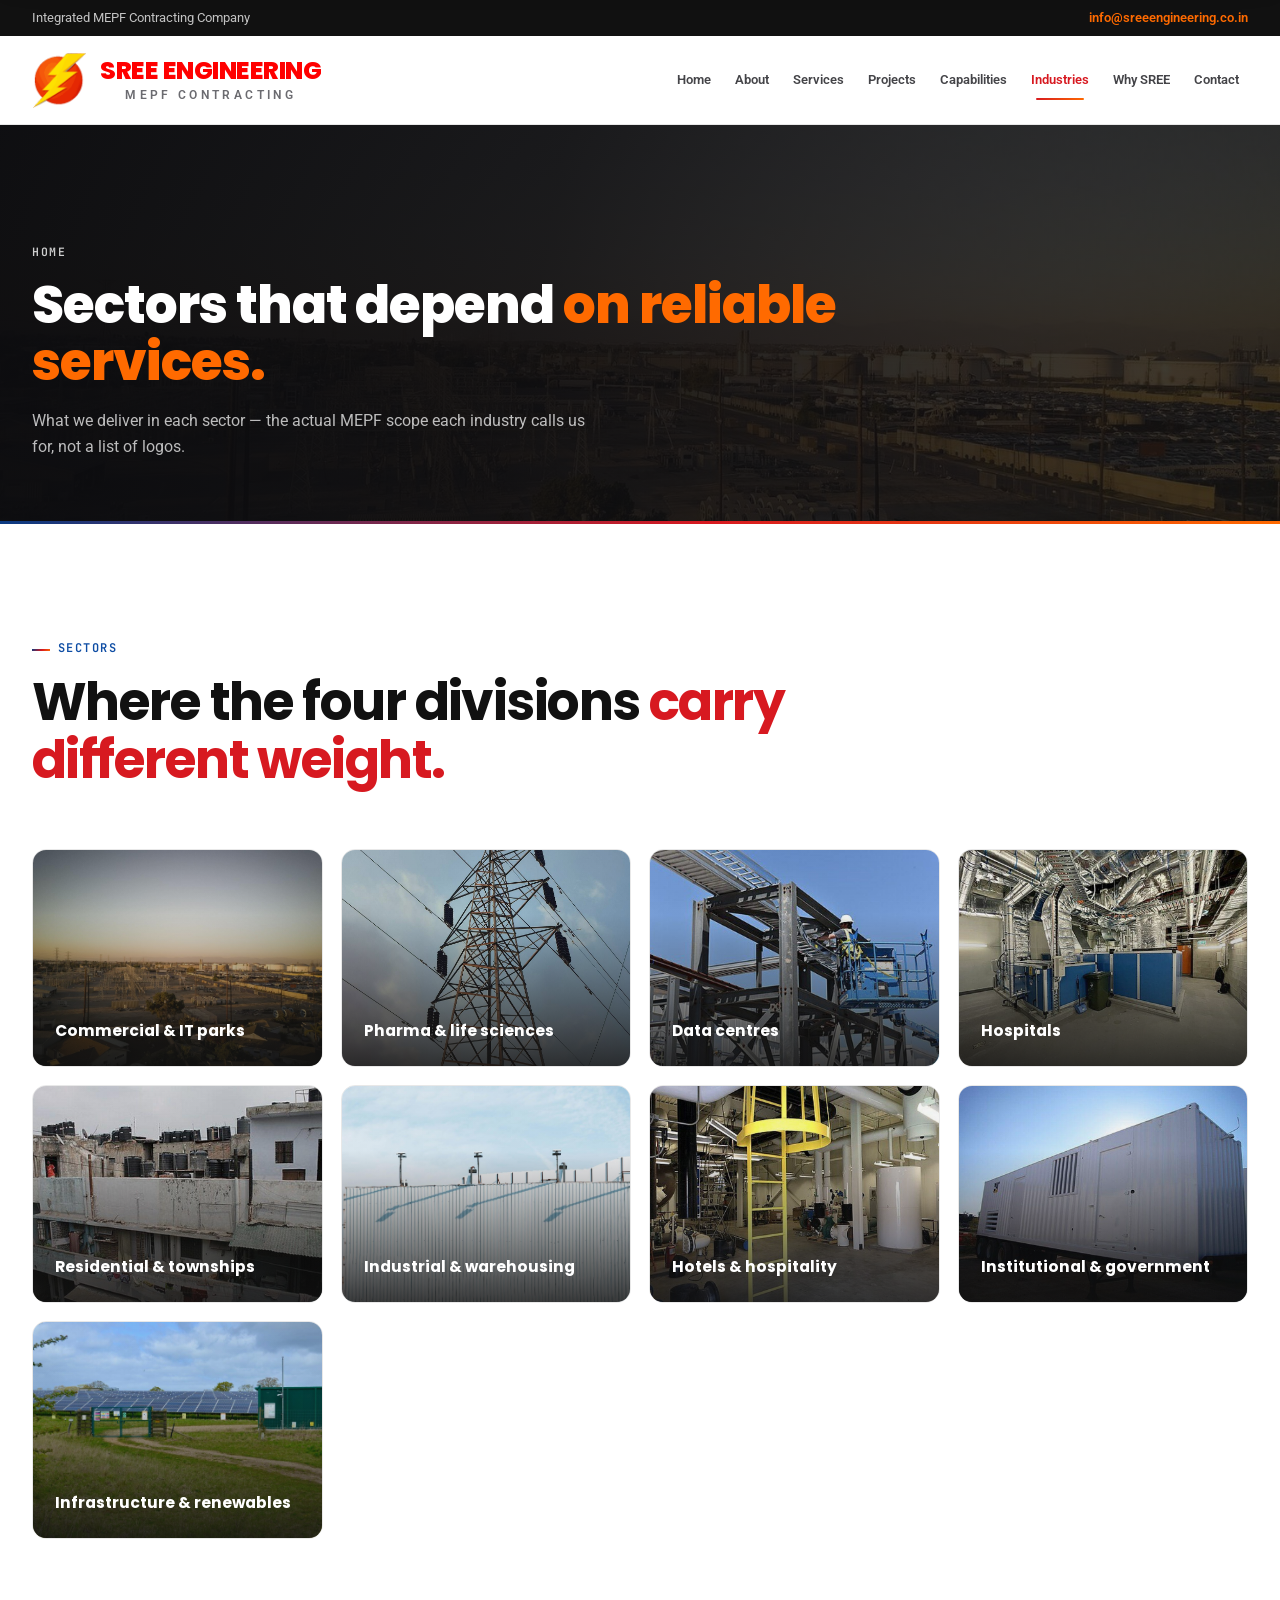
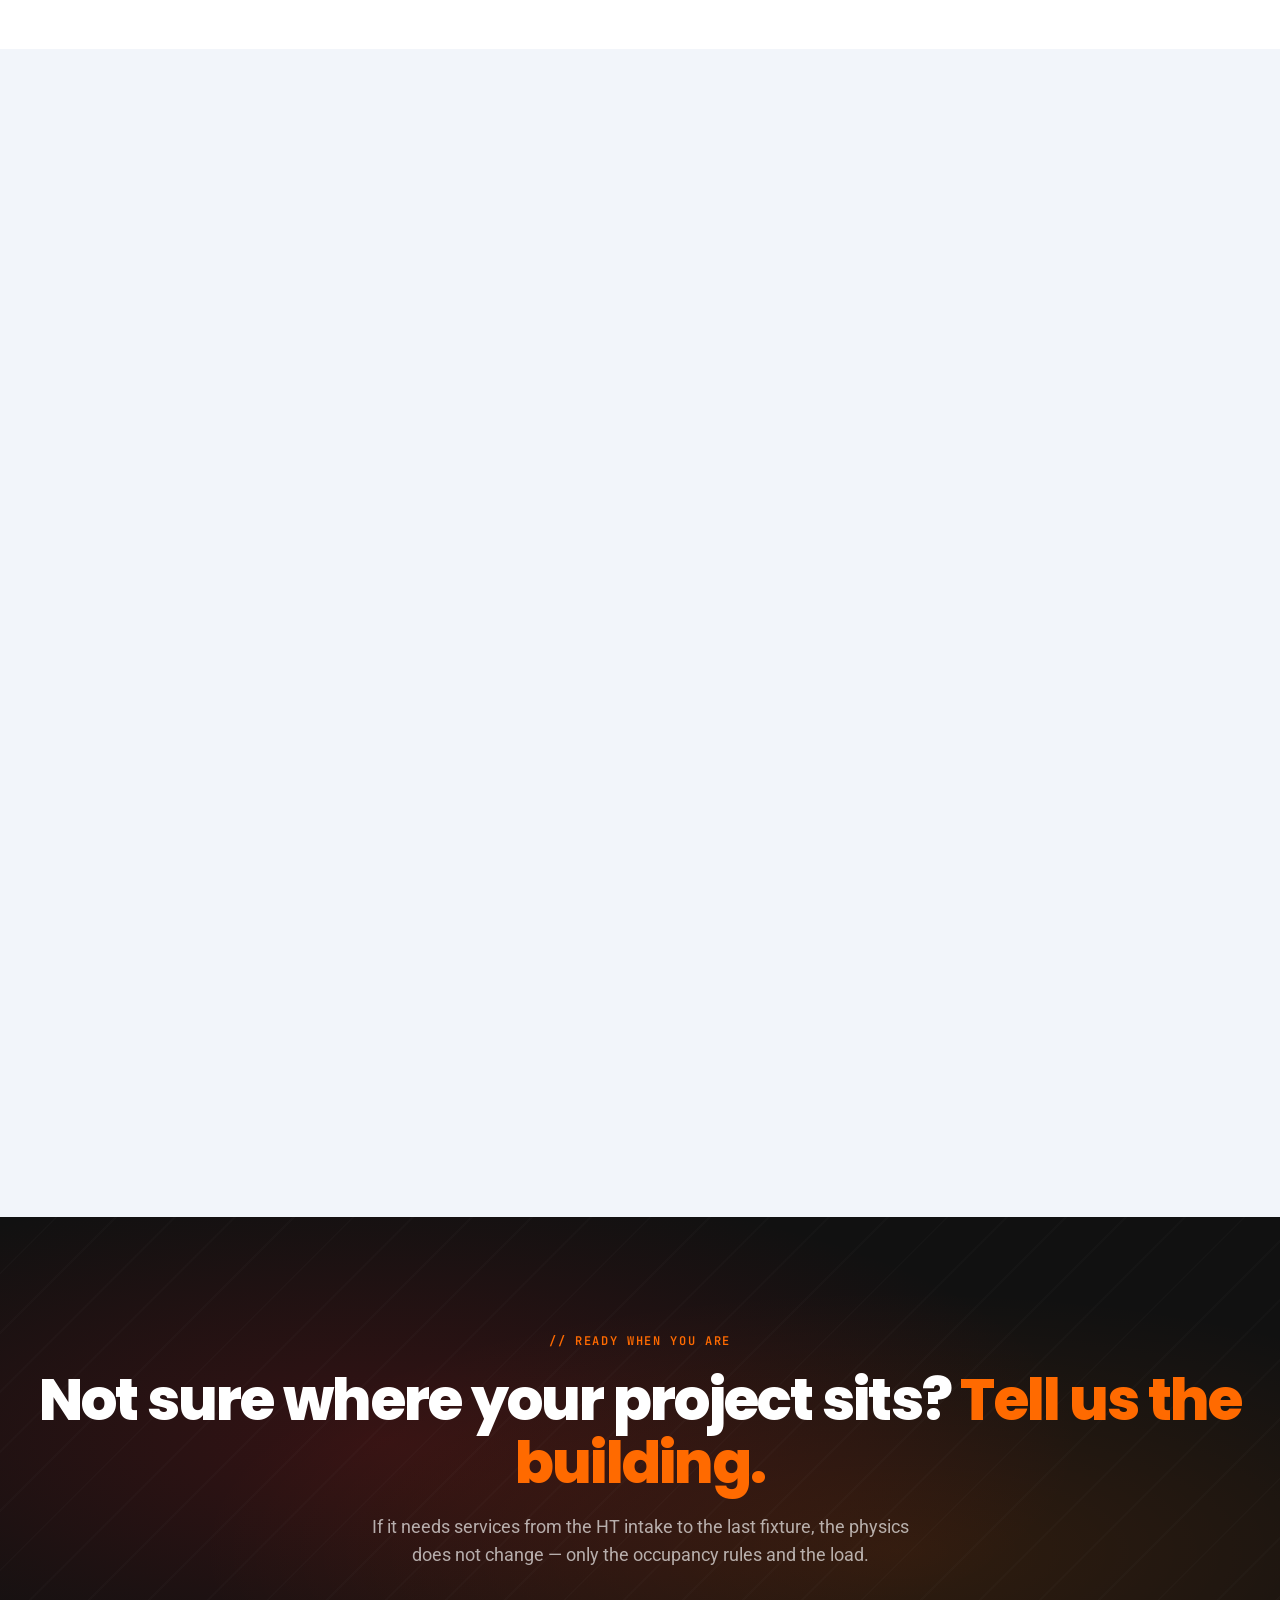
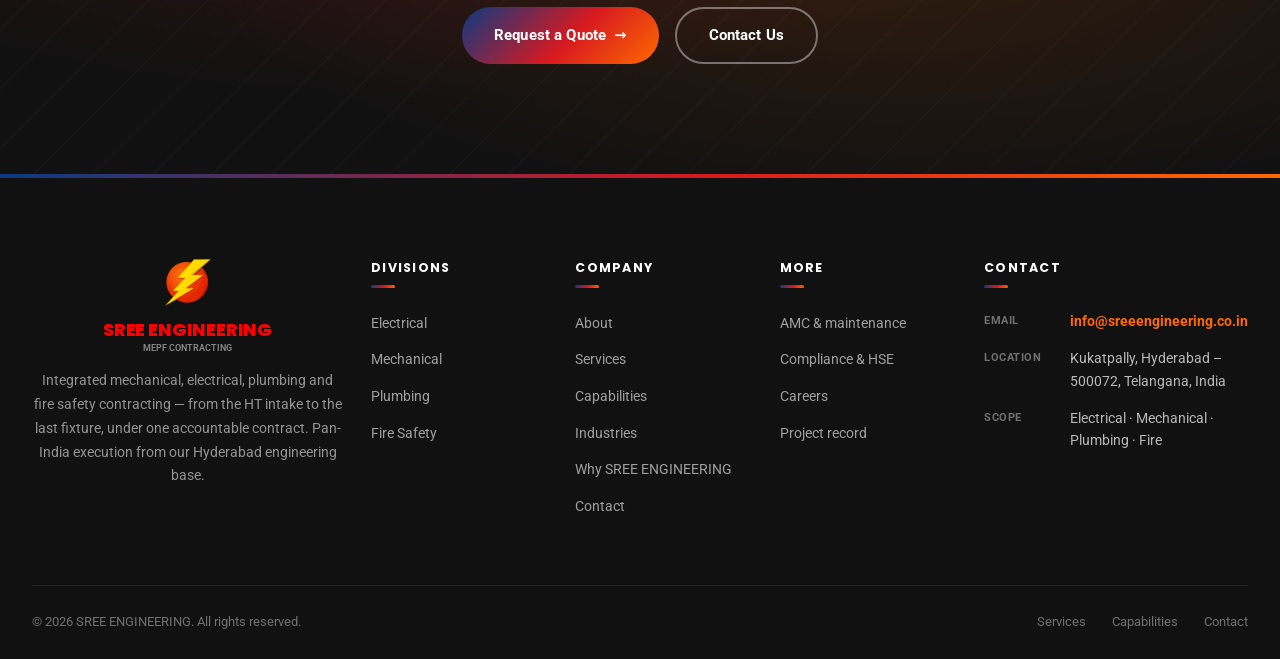
<file: industries.html>
<!DOCTYPE html>
<html lang="en-IN">
<head>
<meta charset="utf-8">
<meta name="viewport" content="width=device-width,initial-scale=1">
<title>Industries | Commercial, Pharma, Data Centre, Residential MEPF | SREE ENGINEERING</title>
<meta name="description" content="MEPF scope by sector: commercial and IT parks, pharma, data centres, hospitals, residential, industrial, hospitality, institutional and infrastructure projects.">
<meta name="theme-color" content="#111111">
<meta property="og:title" content="Industries | Commercial, Pharma, Data Centre, Residential MEPF | SREE ENGINEERING">
<meta property="og:description" content="MEPF scope by sector: commercial and IT parks, pharma, data centres, hospitals, residential, industrial, hospitality, institutional and infrastructure projects.">
<meta property="og:type" content="website">
<meta property="og:image" content="assets/img/ind-commercial.jpg">
<link rel="icon" href="assets/logo.png">
<link rel="preconnect" href="https://fonts.googleapis.com">
<link rel="preconnect" href="https://fonts.gstatic.com" crossorigin>
<link href="https://fonts.googleapis.com/css2?family=Poppins:wght@300;400;500;600;700;800&family=Roboto:wght@300;400;500;700&family=JetBrains+Mono:wght@400;500;600&display=swap" rel="stylesheet">
<link rel="stylesheet" href="assets/style.css">
<link rel="stylesheet" href="assets/mepf.css">
</head>
<body>

<div class="topbar">
  <div class="wrap">
    <span class="hide-m">Integrated MEPF Contracting Company</span>
    <span class="em">info@sreeengineering.co.in</span>
  </div>
</div>
<header class="nav" id="nav">
  <div class="wrap nav-inner">
    <a aria-label='SREE ENGINEERING home' class='brand' href='index.html'>
      <img src="assets/logo.png" alt="SREE ENGINEERING logo" class="brand-mark">
      <span class="brand-text"><span class="brand-name">SREE ENGINEERING</span><span class="brand-tag">MEPF Contracting</span></span>
    </a>
    <div class="nav-right">
      <nav class="nav-links" aria-label="Primary"><a href="index.html">Home</a><a href="about.html">About</a><a href="services.html">Services</a><a href="projects.html">Projects</a><a href="capabilities.html">Capabilities</a><a class="active" href="industries.html">Industries</a><a href="why-sree.html">Why SREE</a><a href="contact.html">Contact</a></nav>
      <button class="burger" id="burger" aria-label="Open menu"><span></span><span></span><span></span></button>
    </div>
  </div>
</header>
<div class="mobile-menu" id="mobileMenu"><a href="index.html">Home</a><a href="about.html">About</a><a href="services.html">Services</a><a href="projects.html">Projects</a><a href="capabilities.html">Capabilities</a><a class="active" href="industries.html">Industries</a><a href="why-sree.html">Why SREE</a><a href="contact.html">Contact</a></div>
<section class="page-hero">
  <div class="page-hero-img"><img src="assets/img/ind-commercial.jpg" alt=""></div>
  <div class="wrap">
    <div class="crumb"><a href="index.html">Home</a></div>
    <h1>Sectors that depend <span class="r">on reliable services.</span></h1>
    <p>What we deliver in each sector &mdash; the actual MEPF scope each industry calls us for, not a list of logos.</p>
  </div>
</section><section class="section">
  <div class="wrap">
    <div class="section-head reveal">
      <span class="eyebrow">Sectors</span>
      <h2>Where the four divisions <span class="r">carry different weight.</span></h2>
      <p></p>
    </div>
    <div class="ind-grid reveal" data-d="1"><div class="ind-cell"><img src="assets/img/ind-commercial.jpg" alt="Commercial & IT parks" loading="lazy"><span class="ct"><span class="nm">Commercial & IT parks</span></span></div><div class="ind-cell"><img src="assets/img/ind-pharma.jpg" alt="Pharma & life sciences" loading="lazy"><span class="ct"><span class="nm">Pharma & life sciences</span></span></div><div class="ind-cell"><img src="assets/img/tray.jpg" alt="Data centres" loading="lazy"><span class="ct"><span class="nm">Data centres</span></span></div><div class="ind-cell"><img src="assets/img/ahu.jpg" alt="Hospitals" loading="lazy"><span class="ct"><span class="nm">Hospitals</span></span></div><div class="ind-cell"><img src="assets/img/tanks.jpg" alt="Residential & townships" loading="lazy"><span class="ct"><span class="nm">Residential & townships</span></span></div><div class="ind-cell"><img src="assets/img/ind-warehouse.jpg" alt="Industrial & warehousing" loading="lazy"><span class="ct"><span class="nm">Industrial & warehousing</span></span></div><div class="ind-cell"><img src="assets/img/chiller.jpg" alt="Hotels & hospitality" loading="lazy"><span class="ct"><span class="nm">Hotels & hospitality</span></span></div><div class="ind-cell"><img src="assets/img/dg.jpg" alt="Institutional & government" loading="lazy"><span class="ct"><span class="nm">Institutional & government</span></span></div><div class="ind-cell"><img src="assets/img/ind-solar.jpg" alt="Infrastructure & renewables" loading="lazy"><span class="ct"><span class="nm">Infrastructure & renewables</span></span></div></div>
  </div>
</section><section class="section grey">
  <div class="wrap">
    <div class="section-head reveal">
      <span class="eyebrow">Scope by sector</span>
      <h2>What each sector <span class="r">actually asks for.</span></h2>
      <p></p>
    </div>
    <div class="compare-wrap reveal"><table class="compare"><thead><tr><th>Sector</th><th>MEPF emphasis</th><th>What decides the price</th></tr></thead><tbody><tr><td>Commercial and IT parks</td><td>Central HVAC or VRV, high electrical density, UPS and DG, heavy ELV, tenant fit-out coordination</td><td>Ceiling coordination and after-hours access</td></tr><tr><td>Pharma and life sciences</td><td>Clean-room AHUs with HEPA, pressure gradients, solvent exhaust, utility piping</td><td>Validation documentation and material traceability</td></tr><tr><td>Data centres</td><td>Dual-feed intake, 2N distribution, UPS and DG integration, precision cooling, clean-agent suppression</td><td>Redundancy level and commissioning depth</td></tr><tr><td>Hospitals</td><td>Redundant HVAC with pressure cascades, isolated power, critical UPS, medical gas interfaces</td><td>Redundancy, uptime and infection-control detail</td></tr><tr><td>Residential and townships</td><td>Pressure-boosted water, STP and reuse, per-flat metering, hydrant and alarm, external electrification</td><td>Number of flats and the statutory STP/RWH trigger</td></tr><tr><td>Industrial and warehousing</td><td>Plant electrification, PCC/MCC/APFC, process ventilation, high-piled storage fire protection</td><td>Connected load and the fire hazard classification</td></tr><tr><td>Hotels and hospitality</td><td>Guest-room FCUs, kitchen exhaust and hood suppression, laundry steam, pool systems</td><td>Kitchen, acoustics and 24x7 operation</td></tr><tr><td>Institutional and government</td><td>Departmental specifications, campus distribution, substation upgrades</td><td>Tender documentation and inspection regime</td></tr><tr><td>Infrastructure and renewables</td><td>Corridor electricals, feeder relocation, solar evacuation, HT interconnection</td><td>Statutory route and outage planning</td></tr></tbody></table></div>
  </div>
</section><section class="cta-band">
  <div class="wrap cta-inner">
    <span class="eyebrow-c reveal">// READY WHEN YOU ARE</span>
    <h2 class="reveal" data-d="1">Not sure where your project sits? <span class="o">Tell us the building.</span></h2>
    <p class="reveal" data-d="2">If it needs services from the HT intake to the last fixture, the physics does not change &mdash; only the occupancy rules and the load.</p>
    <div class="cta-actions reveal" data-d="3">
      <a class='btn btn-primary' href='contact.html'>Request a Quote <span class="arr">&rarr;</span></a>
      <a class='btn btn-outline' href='contact.html' style='border-color:rgba(255,255,255,.4);color:#fff;'>Contact Us</a>
    </div>
  </div>
</section>
<footer>
  <div class="wrap">
    <div class="foot-grid">
      <div class="foot-brand">
        <img src="assets/logo.png" alt="SREE ENGINEERING logo" class="brand-mark">
        <span class="bn-wrap"><span class="bn">SREE ENGINEERING</span><span class="bt">MEPF Contracting</span></span>
        <p>Integrated mechanical, electrical, plumbing and fire safety contracting &mdash; from the HT intake to the last
        fixture, under one accountable contract. Pan-India execution from our Hyderabad engineering base.</p>
      </div>
      <div class="foot-col">
        <h5>Divisions</h5>
        <ul><li><a href="electrical.html">Electrical</a></li><li><a href="mechanical.html">Mechanical</a></li><li><a href="plumbing.html">Plumbing</a></li><li><a href="fire.html">Fire Safety</a></li></ul>
      </div>
      <div class="foot-col">
        <h5>Company</h5>
        <ul>
          <li><a href="about.html">About</a></li>
          <li><a href="services.html">Services</a></li>
          <li><a href="capabilities.html">Capabilities</a></li>
          <li><a href="industries.html">Industries</a></li>
          <li><a href="why-sree.html">Why SREE ENGINEERING</a></li>
          <li><a href="contact.html">Contact</a></li>
        </ul>
      </div>
      <div class="foot-col">
        <h5>More</h5>
        <ul>
          <li><a href="amc.html">AMC &amp; maintenance</a></li>
          <li><a href="compliance.html">Compliance &amp; HSE</a></li>
          <li><a href="careers.html">Careers</a></li>
          <li><a href="projects.html">Project record</a></li>
        </ul>
      </div>
      <div class="foot-col foot-contact">
        <h5>Contact</h5>
        <div class="row"><span class="k">Email</span><span class="v"><a href="mailto:info@sreeengineering.co.in">info@sreeengineering.co.in</a></span></div>
        <div class="row"><span class="k">Location</span><span class="v">Kukatpally, Hyderabad &ndash; 500072, Telangana, India</span></div>
        <div class="row"><span class="k">Scope</span><span class="v">Electrical &middot; Mechanical &middot; Plumbing &middot; Fire</span></div>
      </div>
    </div>
    <div class="foot-bottom">
      <span>&copy; <span id="yr">2026</span> SREE ENGINEERING. All rights reserved.</span>
      <span class="lnks"><a href="services.html">Services</a><a href="capabilities.html">Capabilities</a><a href="contact.html">Contact</a></span>
    </div>
  </div>
</footer>
<script src="assets/main.js"></script>
</body>
</html>
</file>
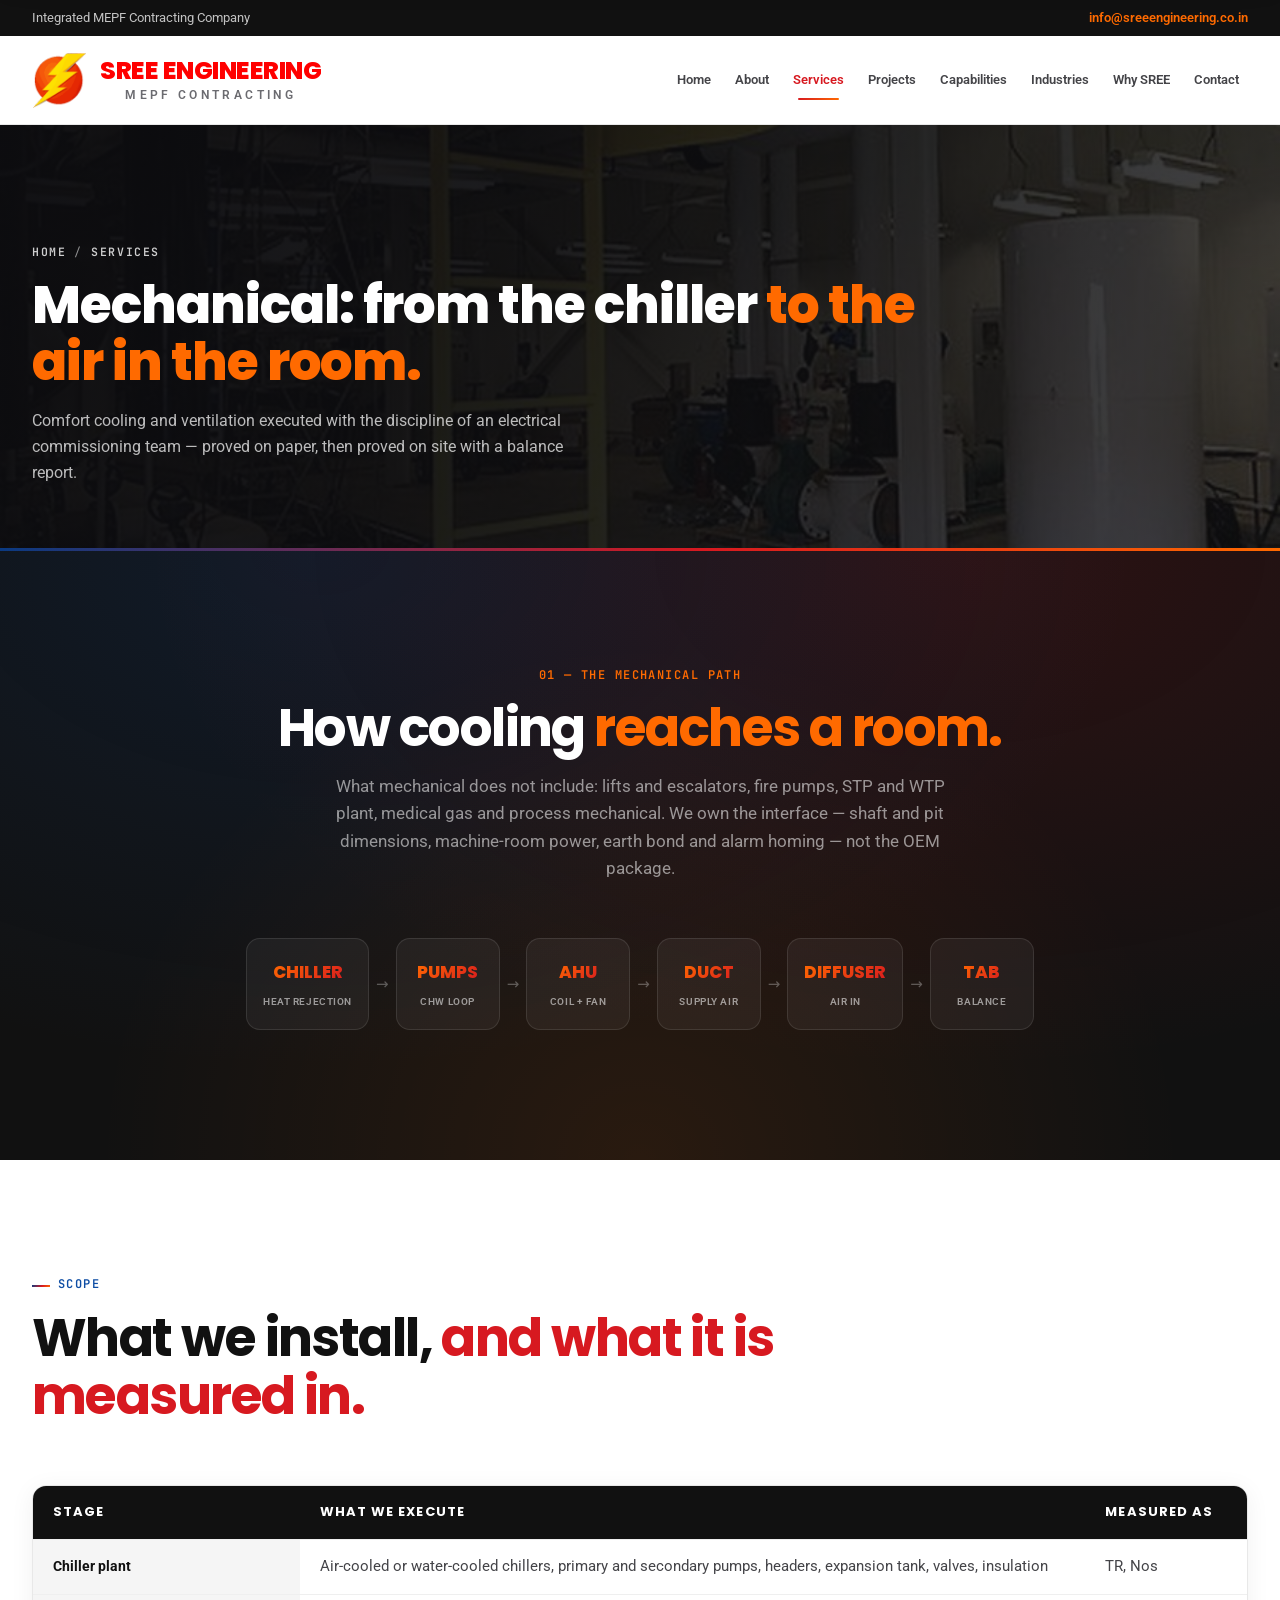
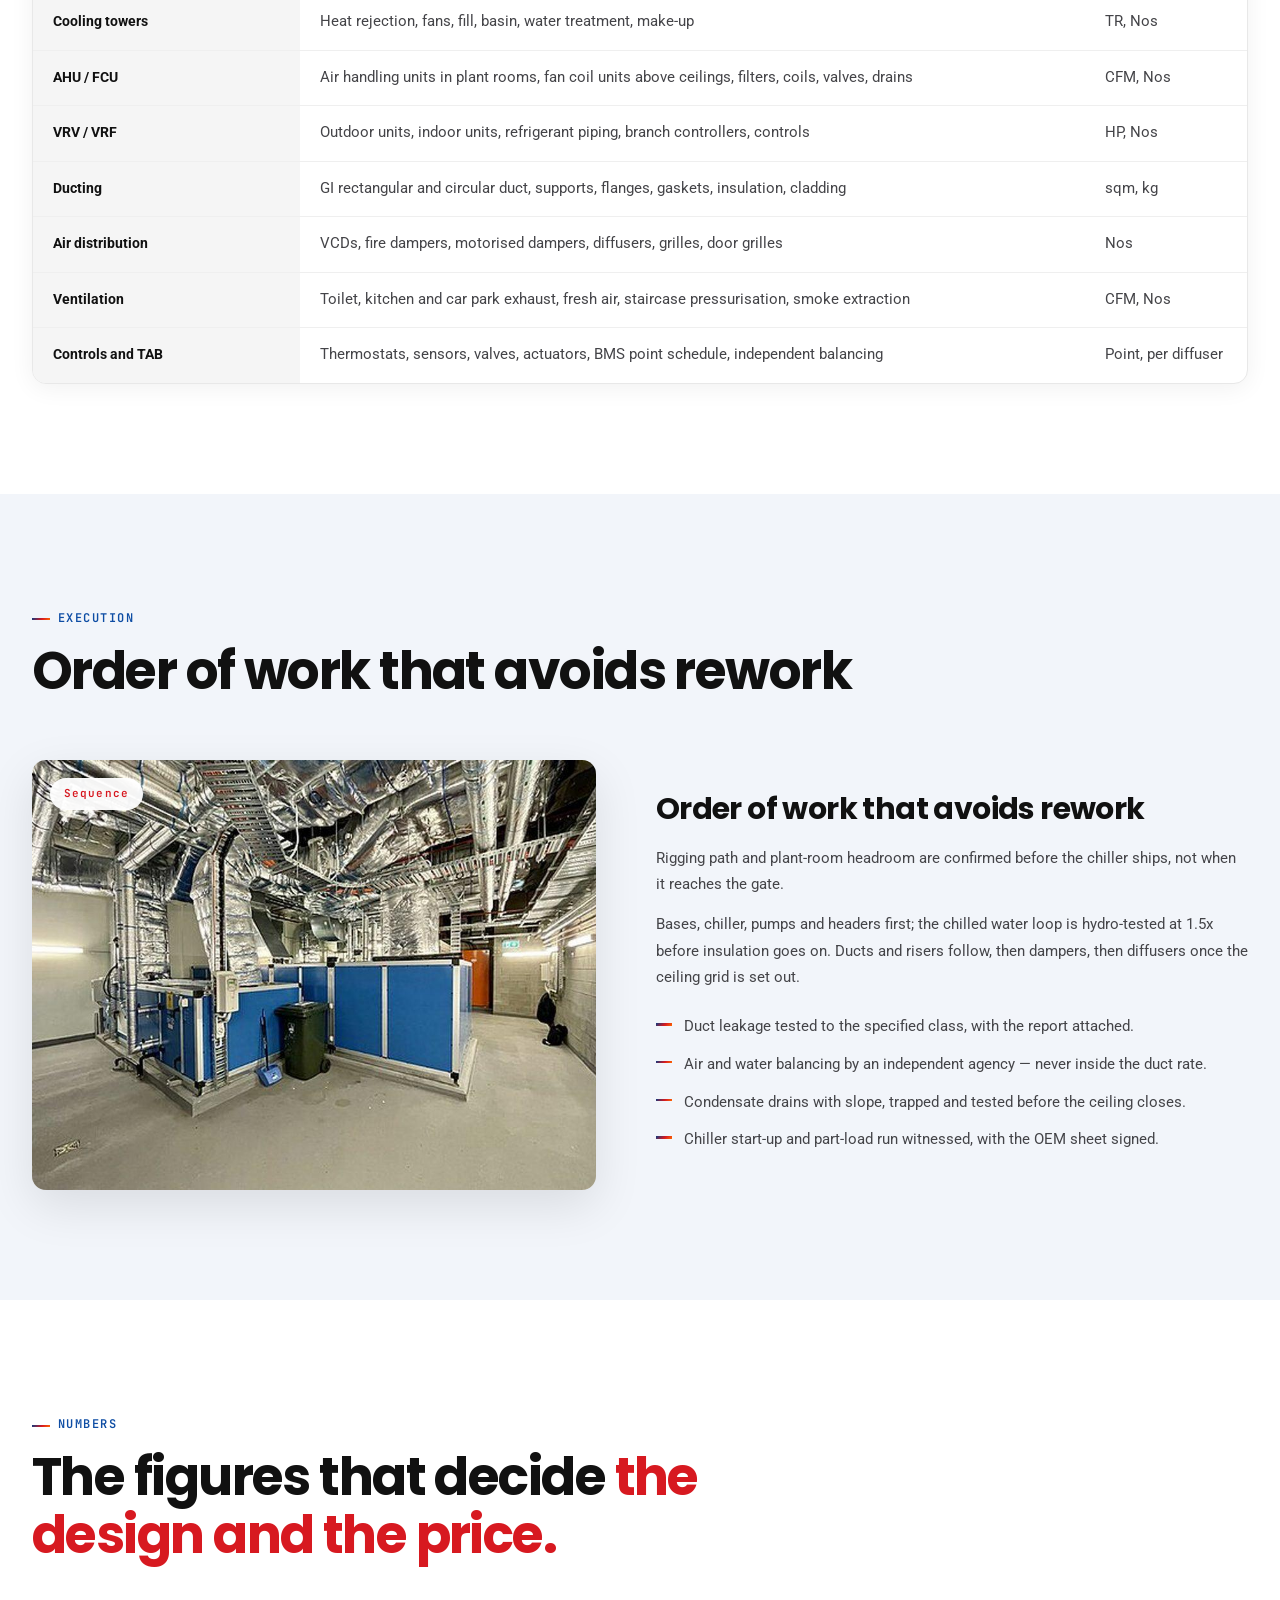
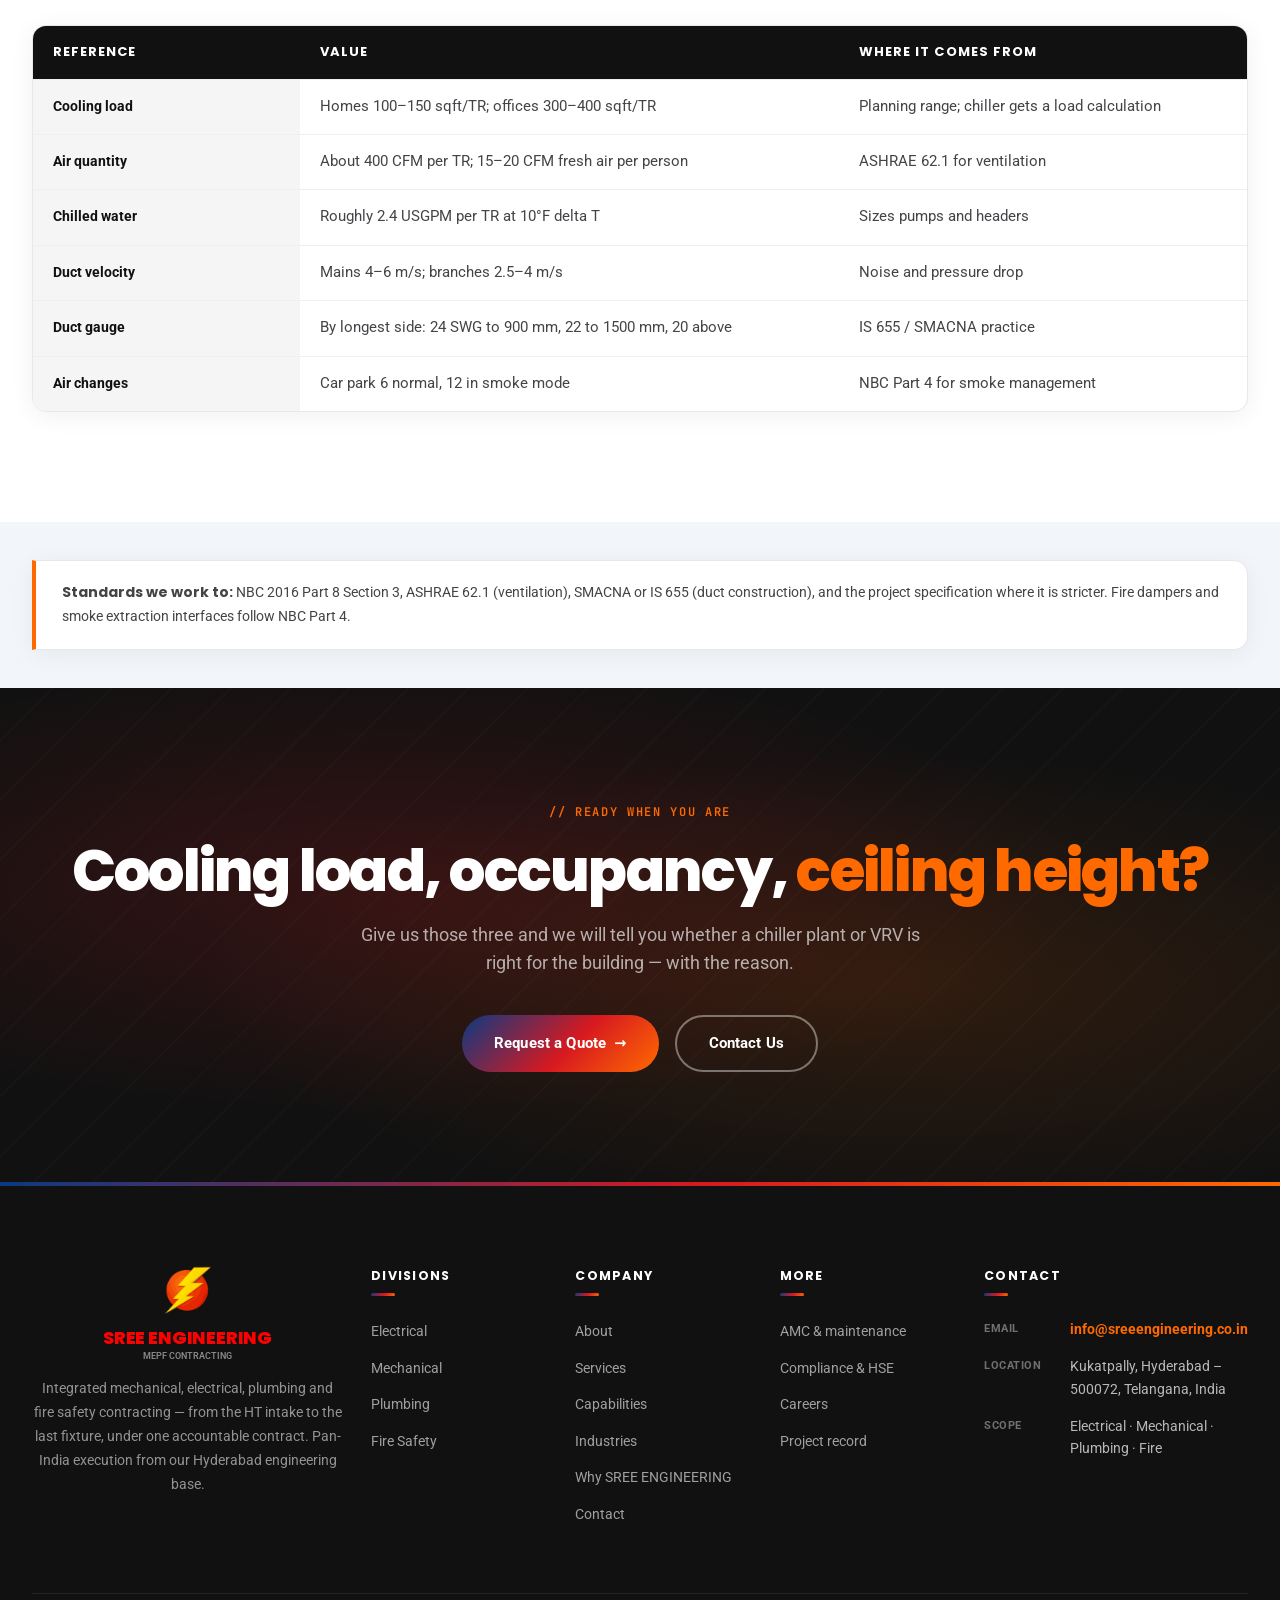
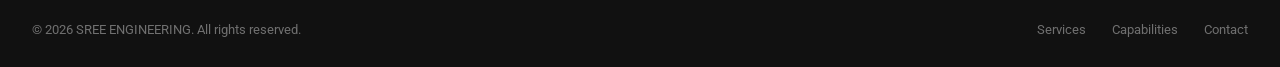
<file: mechanical.html>
<!DOCTYPE html>
<html lang="en-IN">
<head>
<meta charset="utf-8">
<meta name="viewport" content="width=device-width,initial-scale=1">
<title>Mechanical / HVAC Contracting | Chillers, AHUs, VRV, Ducting | SREE ENGINEERING</title>
<meta name="description" content="HVAC contracting in Hyderabad: chiller plants, AHUs and FCUs, VRV systems, GI ducting and insulation, ventilation, smoke management, controls and testing and balancing.">
<meta name="theme-color" content="#111111">
<meta property="og:title" content="Mechanical / HVAC Contracting | Chillers, AHUs, VRV, Ducting | SREE ENGINEERING">
<meta property="og:description" content="HVAC contracting in Hyderabad: chiller plants, AHUs and FCUs, VRV systems, GI ducting and insulation, ventilation, smoke management, controls and testing and balancing.">
<meta property="og:type" content="website">
<meta property="og:image" content="assets/img/chiller.jpg">
<link rel="icon" href="assets/logo.png">
<link rel="preconnect" href="https://fonts.googleapis.com">
<link rel="preconnect" href="https://fonts.gstatic.com" crossorigin>
<link href="https://fonts.googleapis.com/css2?family=Poppins:wght@300;400;500;600;700;800&family=Roboto:wght@300;400;500;700&family=JetBrains+Mono:wght@400;500;600&display=swap" rel="stylesheet">
<link rel="stylesheet" href="assets/style.css">
<link rel="stylesheet" href="assets/mepf.css">
</head>
<body>

<div class="topbar">
  <div class="wrap">
    <span class="hide-m">Integrated MEPF Contracting Company</span>
    <span class="em">info@sreeengineering.co.in</span>
  </div>
</div>
<header class="nav" id="nav">
  <div class="wrap nav-inner">
    <a aria-label='SREE ENGINEERING home' class='brand' href='index.html'>
      <img src="assets/logo.png" alt="SREE ENGINEERING logo" class="brand-mark">
      <span class="brand-text"><span class="brand-name">SREE ENGINEERING</span><span class="brand-tag">MEPF Contracting</span></span>
    </a>
    <div class="nav-right">
      <nav class="nav-links" aria-label="Primary"><a href="index.html">Home</a><a href="about.html">About</a><a class="active" href="services.html">Services</a><a href="projects.html">Projects</a><a href="capabilities.html">Capabilities</a><a href="industries.html">Industries</a><a href="why-sree.html">Why SREE</a><a href="contact.html">Contact</a></nav>
      <button class="burger" id="burger" aria-label="Open menu"><span></span><span></span><span></span></button>
    </div>
  </div>
</header>
<div class="mobile-menu" id="mobileMenu"><a href="index.html">Home</a><a href="about.html">About</a><a class="active" href="services.html">Services</a><a href="projects.html">Projects</a><a href="capabilities.html">Capabilities</a><a href="industries.html">Industries</a><a href="why-sree.html">Why SREE</a><a href="contact.html">Contact</a></div>
<section class="page-hero">
  <div class="page-hero-img"><img src="assets/img/chiller.jpg" alt=""></div>
  <div class="wrap">
    <div class="crumb"><a href="index.html">Home</a> <span>/</span> <a href="services.html">Services</a></div>
    <h1>Mechanical: from the chiller <span class="r">to the air in the room.</span></h1>
    <p>Comfort cooling and ventilation executed with the discipline of an electrical commissioning team &mdash; proved on paper, then proved on site with a balance report.</p>
  </div>
</section><section class="cap-section">
  <div class="wrap">
    <div class="section-head center reveal" style="margin-bottom:56px;">
      <span class="eyebrow center" style="color:var(--orange);">01 &mdash; The Mechanical Path</span>
      <h2 style="color:#fff;">How cooling <span style="color:var(--orange);">reaches a room.</span></h2>
      <p style="color:rgba(255,255,255,.55);">What mechanical does not include: lifts and escalators, fire pumps, STP and WTP plant, medical gas and process mechanical. We own the interface &mdash; shaft and pit dimensions, machine-room power, earth bond and alarm homing &mdash; not the OEM package.</p>
    </div>
    <div class="cap-rail reveal compact" data-d="1"><div class="cap-node"><span class="kv">CHILLER</span><span class="lbl">heat rejection</span></div><span class="cap-arrow">&rarr;</span><div class="cap-node"><span class="kv">PUMPS</span><span class="lbl">CHW loop</span></div><span class="cap-arrow">&rarr;</span><div class="cap-node"><span class="kv">AHU</span><span class="lbl">coil + fan</span></div><span class="cap-arrow">&rarr;</span><div class="cap-node"><span class="kv">DUCT</span><span class="lbl">supply air</span></div><span class="cap-arrow">&rarr;</span><div class="cap-node"><span class="kv">DIFFUSER</span><span class="lbl">air in</span></div><span class="cap-arrow">&rarr;</span><div class="cap-node"><span class="kv">TAB</span><span class="lbl">balance</span></div></div>
    
  </div>
</section><section class="section">
  <div class="wrap">
    <div class="section-head reveal">
      <span class="eyebrow">Scope</span>
      <h2>What we install, <span class="r">and what it is measured in.</span></h2>
      <p></p>
    </div>
    <div class="compare-wrap reveal"><table class="compare"><thead><tr><th>Stage</th><th>What we execute</th><th>Measured as</th></tr></thead><tbody><tr><td>Chiller plant</td><td>Air-cooled or water-cooled chillers, primary and secondary pumps, headers, expansion tank, valves, insulation</td><td>TR, Nos</td></tr><tr><td>Cooling towers</td><td>Heat rejection, fans, fill, basin, water treatment, make-up</td><td>TR, Nos</td></tr><tr><td>AHU / FCU</td><td>Air handling units in plant rooms, fan coil units above ceilings, filters, coils, valves, drains</td><td>CFM, Nos</td></tr><tr><td>VRV / VRF</td><td>Outdoor units, indoor units, refrigerant piping, branch controllers, controls</td><td>HP, Nos</td></tr><tr><td>Ducting</td><td>GI rectangular and circular duct, supports, flanges, gaskets, insulation, cladding</td><td>sqm, kg</td></tr><tr><td>Air distribution</td><td>VCDs, fire dampers, motorised dampers, diffusers, grilles, door grilles</td><td>Nos</td></tr><tr><td>Ventilation</td><td>Toilet, kitchen and car park exhaust, fresh air, staircase pressurisation, smoke extraction</td><td>CFM, Nos</td></tr><tr><td>Controls and TAB</td><td>Thermostats, sensors, valves, actuators, BMS point schedule, independent balancing</td><td>Point, per diffuser</td></tr></tbody></table></div>
  </div>
</section><section class="section grey">
  <div class="wrap">
    <div class="section-head reveal">
      <span class="eyebrow">Execution</span>
      <h2>Order of work that avoids rework</h2>
      <p></p>
    </div>
    <div class="split">
  <div class="split-img reveal"><span class="tagchip">Sequence</span><img src="assets/img/ahu.jpg" alt="Air handling unit room with insulated ducts and cable tray above" loading="lazy"></div>
  <div class="split-body reveal" data-d="1"><h3>Order of work that avoids rework</h3><p>Rigging path and plant-room headroom are confirmed before the chiller ships, not when it reaches the gate.</p><p>Bases, chiller, pumps and headers first; the chilled water loop is hydro-tested at 1.5x before insulation goes on. Ducts and risers follow, then dampers, then diffusers once the ceiling grid is set out.</p><ul class="tick-list"><li>Duct leakage tested to the specified class, with the report attached.</li><li>Air and water balancing by an independent agency &mdash; never inside the duct rate.</li><li>Condensate drains with slope, trapped and tested before the ceiling closes.</li><li>Chiller start-up and part-load run witnessed, with the OEM sheet signed.</li></ul></div>
</div>
  </div>
</section><section class="section">
  <div class="wrap">
    <div class="section-head reveal">
      <span class="eyebrow">Numbers</span>
      <h2>The figures that decide <span class="r">the design and the price.</span></h2>
      <p></p>
    </div>
    <div class="compare-wrap reveal"><table class="compare"><thead><tr><th>Reference</th><th>Value</th><th>Where it comes from</th></tr></thead><tbody><tr><td>Cooling load</td><td>Homes 100&ndash;150 sqft/TR; offices 300&ndash;400 sqft/TR</td><td>Planning range; chiller gets a load calculation</td></tr><tr><td>Air quantity</td><td>About 400 CFM per TR; 15&ndash;20 CFM fresh air per person</td><td>ASHRAE 62.1 for ventilation</td></tr><tr><td>Chilled water</td><td>Roughly 2.4 USGPM per TR at 10&deg;F delta T</td><td>Sizes pumps and headers</td></tr><tr><td>Duct velocity</td><td>Mains 4&ndash;6 m/s; branches 2.5&ndash;4 m/s</td><td>Noise and pressure drop</td></tr><tr><td>Duct gauge</td><td>By longest side: 24 SWG to 900 mm, 22 to 1500 mm, 20 above</td><td>IS 655 / SMACNA practice</td></tr><tr><td>Air changes</td><td>Car park 6 normal, 12 in smoke mode</td><td>NBC Part 4 for smoke management</td></tr></tbody></table></div>
  </div>
</section><section class="section grey tight"><div class="wrap"><div class="note-band reveal"><strong>Standards we work to:</strong> NBC 2016 Part 8 Section 3, ASHRAE 62.1 (ventilation), SMACNA or IS 655 (duct construction), and the project specification where it is stricter. Fire dampers and smoke extraction interfaces follow NBC Part 4.</div></div></section><section class="cta-band">
  <div class="wrap cta-inner">
    <span class="eyebrow-c reveal">// READY WHEN YOU ARE</span>
    <h2 class="reveal" data-d="1">Cooling load, occupancy, <span class="o">ceiling height?</span></h2>
    <p class="reveal" data-d="2">Give us those three and we will tell you whether a chiller plant or VRV is right for the building &mdash; with the reason.</p>
    <div class="cta-actions reveal" data-d="3">
      <a class='btn btn-primary' href='contact.html'>Request a Quote <span class="arr">&rarr;</span></a>
      <a class='btn btn-outline' href='contact.html' style='border-color:rgba(255,255,255,.4);color:#fff;'>Contact Us</a>
    </div>
  </div>
</section>
<footer>
  <div class="wrap">
    <div class="foot-grid">
      <div class="foot-brand">
        <img src="assets/logo.png" alt="SREE ENGINEERING logo" class="brand-mark">
        <span class="bn-wrap"><span class="bn">SREE ENGINEERING</span><span class="bt">MEPF Contracting</span></span>
        <p>Integrated mechanical, electrical, plumbing and fire safety contracting &mdash; from the HT intake to the last
        fixture, under one accountable contract. Pan-India execution from our Hyderabad engineering base.</p>
      </div>
      <div class="foot-col">
        <h5>Divisions</h5>
        <ul><li><a href="electrical.html">Electrical</a></li><li><a href="mechanical.html">Mechanical</a></li><li><a href="plumbing.html">Plumbing</a></li><li><a href="fire.html">Fire Safety</a></li></ul>
      </div>
      <div class="foot-col">
        <h5>Company</h5>
        <ul>
          <li><a href="about.html">About</a></li>
          <li><a href="services.html">Services</a></li>
          <li><a href="capabilities.html">Capabilities</a></li>
          <li><a href="industries.html">Industries</a></li>
          <li><a href="why-sree.html">Why SREE ENGINEERING</a></li>
          <li><a href="contact.html">Contact</a></li>
        </ul>
      </div>
      <div class="foot-col">
        <h5>More</h5>
        <ul>
          <li><a href="amc.html">AMC &amp; maintenance</a></li>
          <li><a href="compliance.html">Compliance &amp; HSE</a></li>
          <li><a href="careers.html">Careers</a></li>
          <li><a href="projects.html">Project record</a></li>
        </ul>
      </div>
      <div class="foot-col foot-contact">
        <h5>Contact</h5>
        <div class="row"><span class="k">Email</span><span class="v"><a href="mailto:info@sreeengineering.co.in">info@sreeengineering.co.in</a></span></div>
        <div class="row"><span class="k">Location</span><span class="v">Kukatpally, Hyderabad &ndash; 500072, Telangana, India</span></div>
        <div class="row"><span class="k">Scope</span><span class="v">Electrical &middot; Mechanical &middot; Plumbing &middot; Fire</span></div>
      </div>
    </div>
    <div class="foot-bottom">
      <span>&copy; <span id="yr">2026</span> SREE ENGINEERING. All rights reserved.</span>
      <span class="lnks"><a href="services.html">Services</a><a href="capabilities.html">Capabilities</a><a href="contact.html">Contact</a></span>
    </div>
  </div>
</footer>
<script src="assets/main.js"></script>
</body>
</html>
</file>
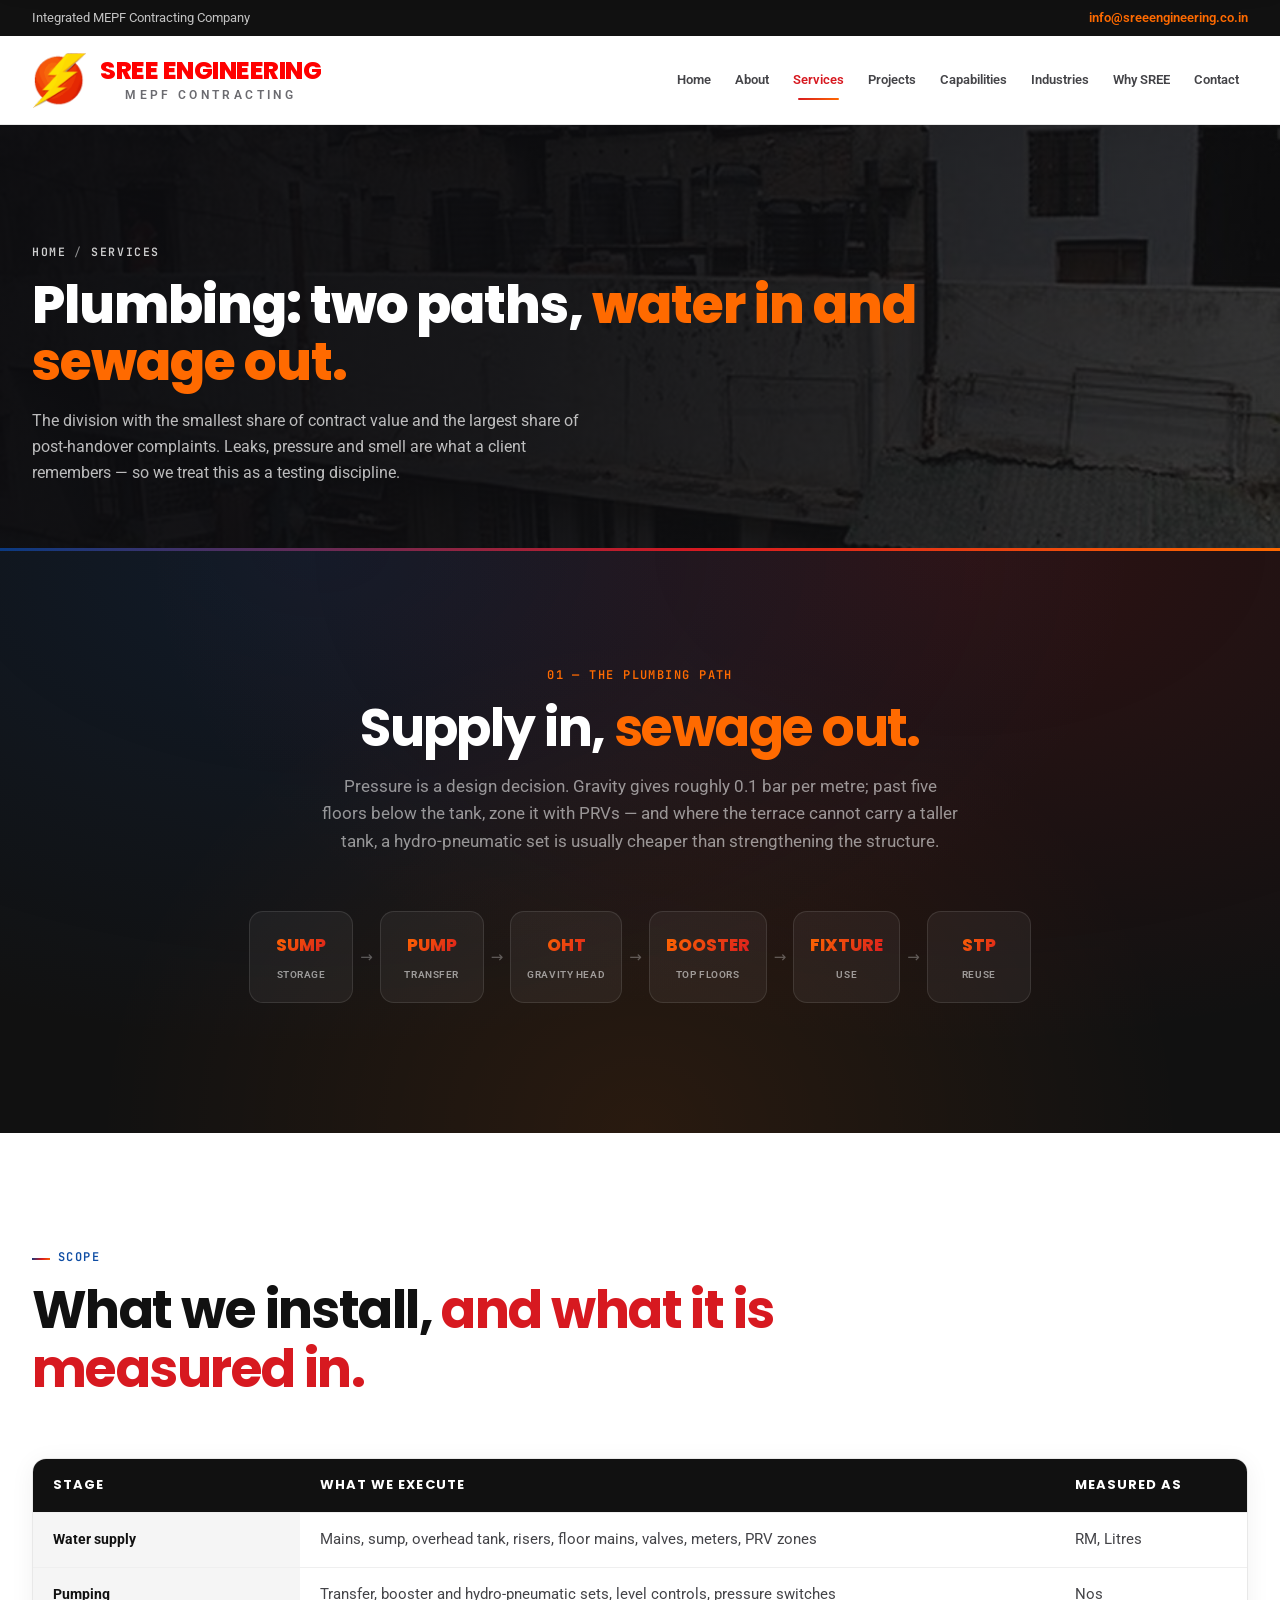
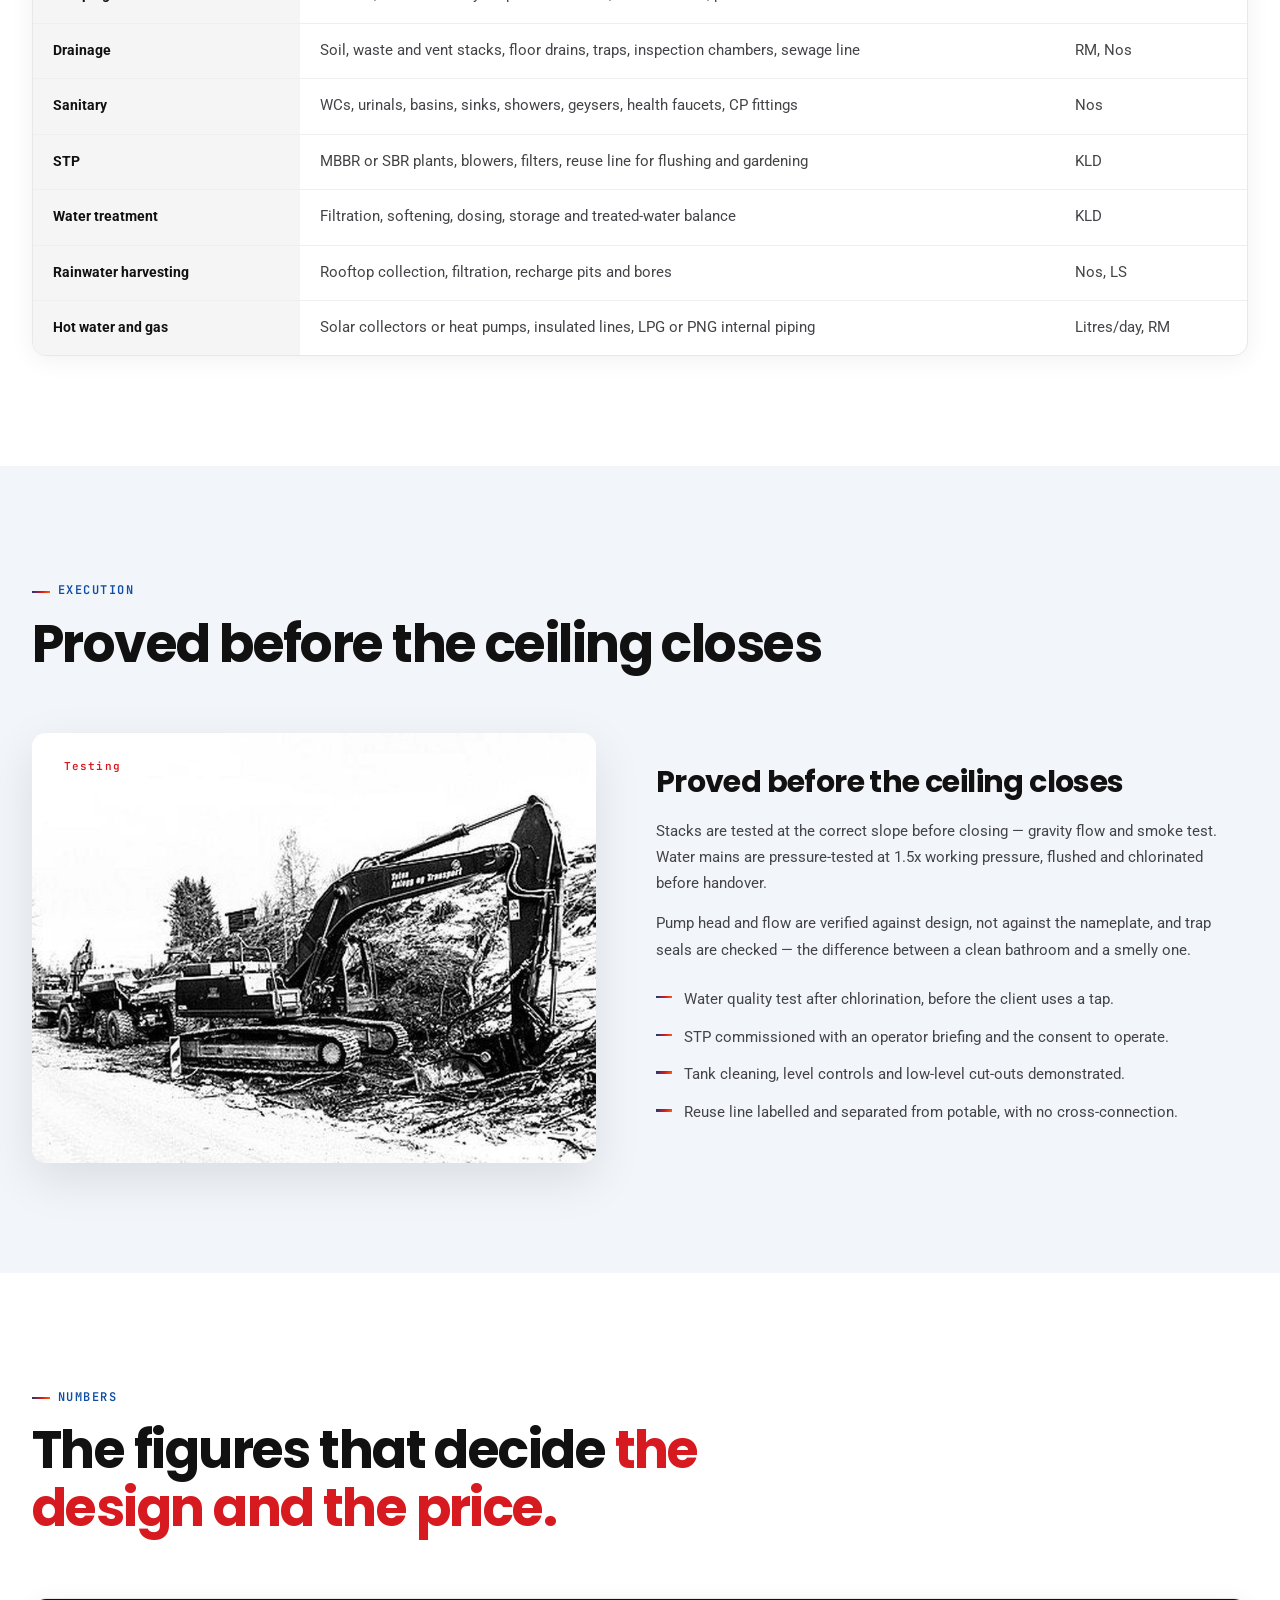
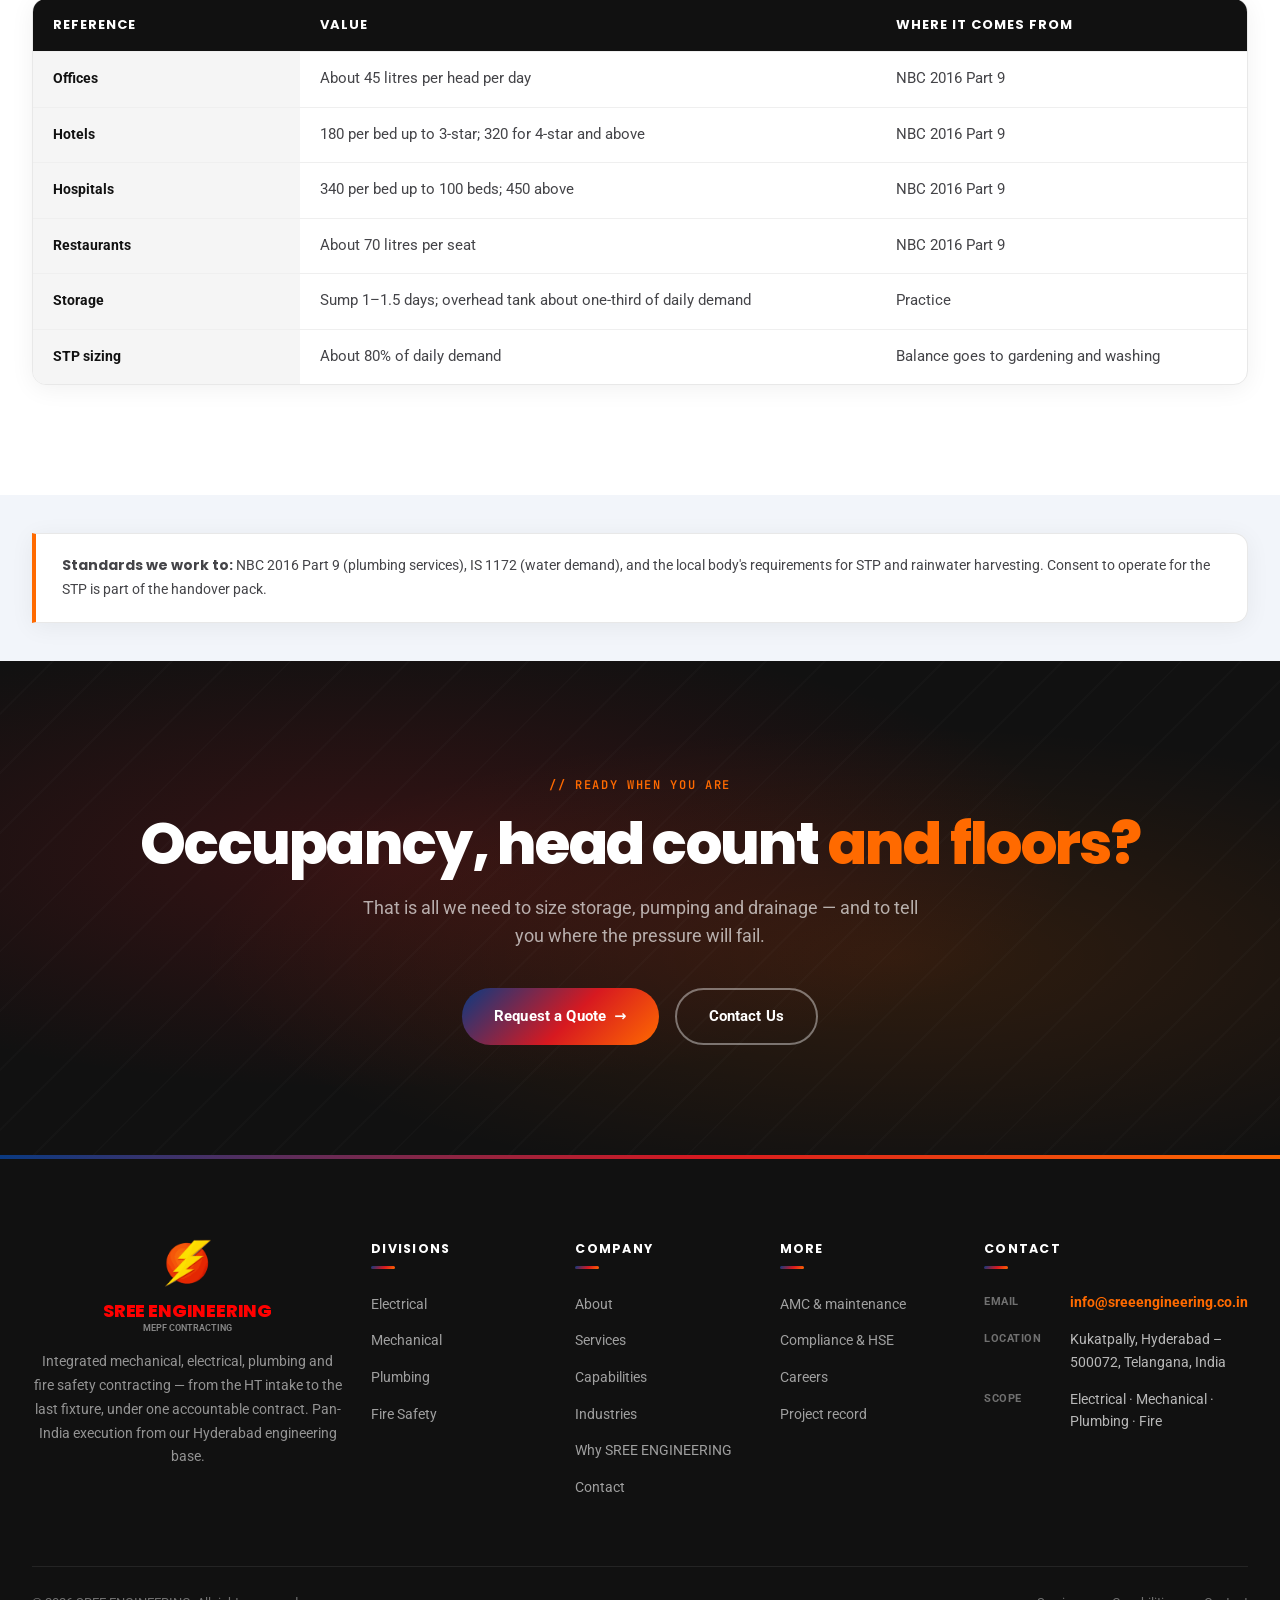
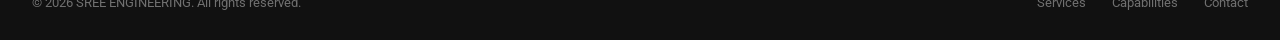
<file: plumbing.html>
<!DOCTYPE html>
<html lang="en-IN">
<head>
<meta charset="utf-8">
<meta name="viewport" content="width=device-width,initial-scale=1">
<title>Plumbing Contracting | Water, Drainage, STP, Rainwater | SREE ENGINEERING</title>
<meta name="description" content="Plumbing and water systems contracting in Hyderabad: supply and pumping, storage, drainage and venting, sanitary installation, STP, water treatment, rainwater harvesting and gas piping.">
<meta name="theme-color" content="#111111">
<meta property="og:title" content="Plumbing Contracting | Water, Drainage, STP, Rainwater | SREE ENGINEERING">
<meta property="og:description" content="Plumbing and water systems contracting in Hyderabad: supply and pumping, storage, drainage and venting, sanitary installation, STP, water treatment, rainwater harvesting and gas piping.">
<meta property="og:type" content="website">
<meta property="og:image" content="assets/img/tanks.jpg">
<link rel="icon" href="assets/logo.png">
<link rel="preconnect" href="https://fonts.googleapis.com">
<link rel="preconnect" href="https://fonts.gstatic.com" crossorigin>
<link href="https://fonts.googleapis.com/css2?family=Poppins:wght@300;400;500;600;700;800&family=Roboto:wght@300;400;500;700&family=JetBrains+Mono:wght@400;500;600&display=swap" rel="stylesheet">
<link rel="stylesheet" href="assets/style.css">
<link rel="stylesheet" href="assets/mepf.css">
</head>
<body>

<div class="topbar">
  <div class="wrap">
    <span class="hide-m">Integrated MEPF Contracting Company</span>
    <span class="em">info@sreeengineering.co.in</span>
  </div>
</div>
<header class="nav" id="nav">
  <div class="wrap nav-inner">
    <a aria-label='SREE ENGINEERING home' class='brand' href='index.html'>
      <img src="assets/logo.png" alt="SREE ENGINEERING logo" class="brand-mark">
      <span class="brand-text"><span class="brand-name">SREE ENGINEERING</span><span class="brand-tag">MEPF Contracting</span></span>
    </a>
    <div class="nav-right">
      <nav class="nav-links" aria-label="Primary"><a href="index.html">Home</a><a href="about.html">About</a><a class="active" href="services.html">Services</a><a href="projects.html">Projects</a><a href="capabilities.html">Capabilities</a><a href="industries.html">Industries</a><a href="why-sree.html">Why SREE</a><a href="contact.html">Contact</a></nav>
      <button class="burger" id="burger" aria-label="Open menu"><span></span><span></span><span></span></button>
    </div>
  </div>
</header>
<div class="mobile-menu" id="mobileMenu"><a href="index.html">Home</a><a href="about.html">About</a><a class="active" href="services.html">Services</a><a href="projects.html">Projects</a><a href="capabilities.html">Capabilities</a><a href="industries.html">Industries</a><a href="why-sree.html">Why SREE</a><a href="contact.html">Contact</a></div>
<section class="page-hero">
  <div class="page-hero-img"><img src="assets/img/tanks.jpg" alt=""></div>
  <div class="wrap">
    <div class="crumb"><a href="index.html">Home</a> <span>/</span> <a href="services.html">Services</a></div>
    <h1>Plumbing: two paths, <span class="r">water in and sewage out.</span></h1>
    <p>The division with the smallest share of contract value and the largest share of post-handover complaints. Leaks, pressure and smell are what a client remembers &mdash; so we treat this as a testing discipline.</p>
  </div>
</section><section class="cap-section">
  <div class="wrap">
    <div class="section-head center reveal" style="margin-bottom:56px;">
      <span class="eyebrow center" style="color:var(--orange);">01 &mdash; The Plumbing Path</span>
      <h2 style="color:#fff;">Supply in, <span style="color:var(--orange);">sewage out.</span></h2>
      <p style="color:rgba(255,255,255,.55);">Pressure is a design decision. Gravity gives roughly 0.1 bar per metre; past five floors below the tank, zone it with PRVs &mdash; and where the terrace cannot carry a taller tank, a hydro-pneumatic set is usually cheaper than strengthening the structure.</p>
    </div>
    <div class="cap-rail reveal compact" data-d="1"><div class="cap-node"><span class="kv">SUMP</span><span class="lbl">storage</span></div><span class="cap-arrow">&rarr;</span><div class="cap-node"><span class="kv">PUMP</span><span class="lbl">transfer</span></div><span class="cap-arrow">&rarr;</span><div class="cap-node"><span class="kv">OHT</span><span class="lbl">gravity head</span></div><span class="cap-arrow">&rarr;</span><div class="cap-node"><span class="kv">BOOSTER</span><span class="lbl">top floors</span></div><span class="cap-arrow">&rarr;</span><div class="cap-node"><span class="kv">FIXTURE</span><span class="lbl">use</span></div><span class="cap-arrow">&rarr;</span><div class="cap-node"><span class="kv">STP</span><span class="lbl">reuse</span></div></div>
    
  </div>
</section><section class="section">
  <div class="wrap">
    <div class="section-head reveal">
      <span class="eyebrow">Scope</span>
      <h2>What we install, <span class="r">and what it is measured in.</span></h2>
      <p></p>
    </div>
    <div class="compare-wrap reveal"><table class="compare"><thead><tr><th>Stage</th><th>What we execute</th><th>Measured as</th></tr></thead><tbody><tr><td>Water supply</td><td>Mains, sump, overhead tank, risers, floor mains, valves, meters, PRV zones</td><td>RM, Litres</td></tr><tr><td>Pumping</td><td>Transfer, booster and hydro-pneumatic sets, level controls, pressure switches</td><td>Nos</td></tr><tr><td>Drainage</td><td>Soil, waste and vent stacks, floor drains, traps, inspection chambers, sewage line</td><td>RM, Nos</td></tr><tr><td>Sanitary</td><td>WCs, urinals, basins, sinks, showers, geysers, health faucets, CP fittings</td><td>Nos</td></tr><tr><td>STP</td><td>MBBR or SBR plants, blowers, filters, reuse line for flushing and gardening</td><td>KLD</td></tr><tr><td>Water treatment</td><td>Filtration, softening, dosing, storage and treated-water balance</td><td>KLD</td></tr><tr><td>Rainwater harvesting</td><td>Rooftop collection, filtration, recharge pits and bores</td><td>Nos, LS</td></tr><tr><td>Hot water and gas</td><td>Solar collectors or heat pumps, insulated lines, LPG or PNG internal piping</td><td>Litres/day, RM</td></tr></tbody></table></div>
  </div>
</section><section class="section grey">
  <div class="wrap">
    <div class="section-head reveal">
      <span class="eyebrow">Execution</span>
      <h2>Proved before the ceiling closes</h2>
      <p></p>
    </div>
    <div class="split">
  <div class="split-img reveal"><span class="tagchip">Testing</span><img src="assets/img/trench.jpg" alt="Drainage pipe being laid in a trench" loading="lazy"></div>
  <div class="split-body reveal" data-d="1"><h3>Proved before the ceiling closes</h3><p>Stacks are tested at the correct slope before closing &mdash; gravity flow and smoke test. Water mains are pressure-tested at 1.5x working pressure, flushed and chlorinated before handover.</p><p>Pump head and flow are verified against design, not against the nameplate, and trap seals are checked &mdash; the difference between a clean bathroom and a smelly one.</p><ul class="tick-list"><li>Water quality test after chlorination, before the client uses a tap.</li><li>STP commissioned with an operator briefing and the consent to operate.</li><li>Tank cleaning, level controls and low-level cut-outs demonstrated.</li><li>Reuse line labelled and separated from potable, with no cross-connection.</li></ul></div>
</div>
  </div>
</section><section class="section">
  <div class="wrap">
    <div class="section-head reveal">
      <span class="eyebrow">Numbers</span>
      <h2>The figures that decide <span class="r">the design and the price.</span></h2>
      <p></p>
    </div>
    <div class="compare-wrap reveal"><table class="compare"><thead><tr><th>Reference</th><th>Value</th><th>Where it comes from</th></tr></thead><tbody><tr><td>Offices</td><td>About 45 litres per head per day</td><td>NBC 2016 Part 9</td></tr><tr><td>Hotels</td><td>180 per bed up to 3-star; 320 for 4-star and above</td><td>NBC 2016 Part 9</td></tr><tr><td>Hospitals</td><td>340 per bed up to 100 beds; 450 above</td><td>NBC 2016 Part 9</td></tr><tr><td>Restaurants</td><td>About 70 litres per seat</td><td>NBC 2016 Part 9</td></tr><tr><td>Storage</td><td>Sump 1&ndash;1.5 days; overhead tank about one-third of daily demand</td><td>Practice</td></tr><tr><td>STP sizing</td><td>About 80% of daily demand</td><td>Balance goes to gardening and washing</td></tr></tbody></table></div>
  </div>
</section><section class="section grey tight"><div class="wrap"><div class="note-band reveal"><strong>Standards we work to:</strong> NBC 2016 Part 9 (plumbing services), IS 1172 (water demand), and the local body's requirements for STP and rainwater harvesting. Consent to operate for the STP is part of the handover pack.</div></div></section><section class="cta-band">
  <div class="wrap cta-inner">
    <span class="eyebrow-c reveal">// READY WHEN YOU ARE</span>
    <h2 class="reveal" data-d="1">Occupancy, head count <span class="o">and floors?</span></h2>
    <p class="reveal" data-d="2">That is all we need to size storage, pumping and drainage &mdash; and to tell you where the pressure will fail.</p>
    <div class="cta-actions reveal" data-d="3">
      <a class='btn btn-primary' href='contact.html'>Request a Quote <span class="arr">&rarr;</span></a>
      <a class='btn btn-outline' href='contact.html' style='border-color:rgba(255,255,255,.4);color:#fff;'>Contact Us</a>
    </div>
  </div>
</section>
<footer>
  <div class="wrap">
    <div class="foot-grid">
      <div class="foot-brand">
        <img src="assets/logo.png" alt="SREE ENGINEERING logo" class="brand-mark">
        <span class="bn-wrap"><span class="bn">SREE ENGINEERING</span><span class="bt">MEPF Contracting</span></span>
        <p>Integrated mechanical, electrical, plumbing and fire safety contracting &mdash; from the HT intake to the last
        fixture, under one accountable contract. Pan-India execution from our Hyderabad engineering base.</p>
      </div>
      <div class="foot-col">
        <h5>Divisions</h5>
        <ul><li><a href="electrical.html">Electrical</a></li><li><a href="mechanical.html">Mechanical</a></li><li><a href="plumbing.html">Plumbing</a></li><li><a href="fire.html">Fire Safety</a></li></ul>
      </div>
      <div class="foot-col">
        <h5>Company</h5>
        <ul>
          <li><a href="about.html">About</a></li>
          <li><a href="services.html">Services</a></li>
          <li><a href="capabilities.html">Capabilities</a></li>
          <li><a href="industries.html">Industries</a></li>
          <li><a href="why-sree.html">Why SREE ENGINEERING</a></li>
          <li><a href="contact.html">Contact</a></li>
        </ul>
      </div>
      <div class="foot-col">
        <h5>More</h5>
        <ul>
          <li><a href="amc.html">AMC &amp; maintenance</a></li>
          <li><a href="compliance.html">Compliance &amp; HSE</a></li>
          <li><a href="careers.html">Careers</a></li>
          <li><a href="projects.html">Project record</a></li>
        </ul>
      </div>
      <div class="foot-col foot-contact">
        <h5>Contact</h5>
        <div class="row"><span class="k">Email</span><span class="v"><a href="mailto:info@sreeengineering.co.in">info@sreeengineering.co.in</a></span></div>
        <div class="row"><span class="k">Location</span><span class="v">Kukatpally, Hyderabad &ndash; 500072, Telangana, India</span></div>
        <div class="row"><span class="k">Scope</span><span class="v">Electrical &middot; Mechanical &middot; Plumbing &middot; Fire</span></div>
      </div>
    </div>
    <div class="foot-bottom">
      <span>&copy; <span id="yr">2026</span> SREE ENGINEERING. All rights reserved.</span>
      <span class="lnks"><a href="services.html">Services</a><a href="capabilities.html">Capabilities</a><a href="contact.html">Contact</a></span>
    </div>
  </div>
</footer>
<script src="assets/main.js"></script>
</body>
</html>
</file>
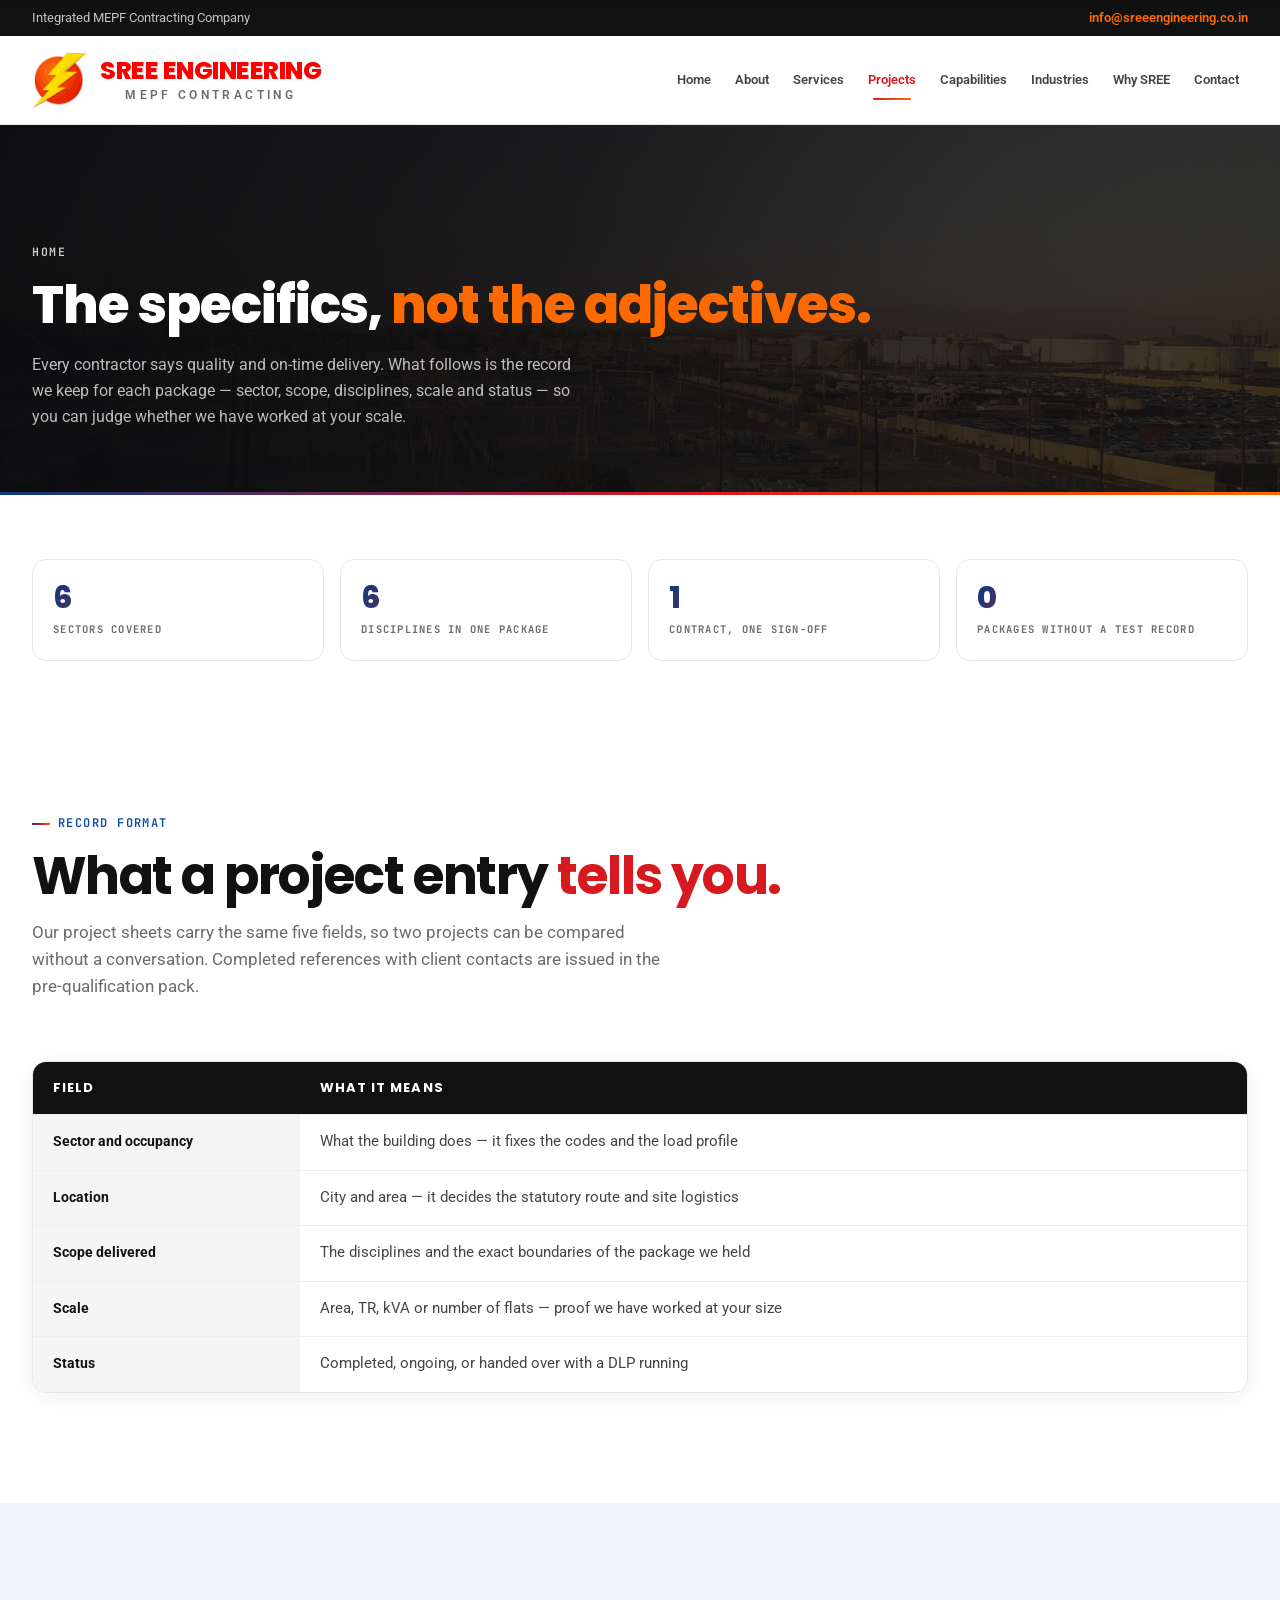
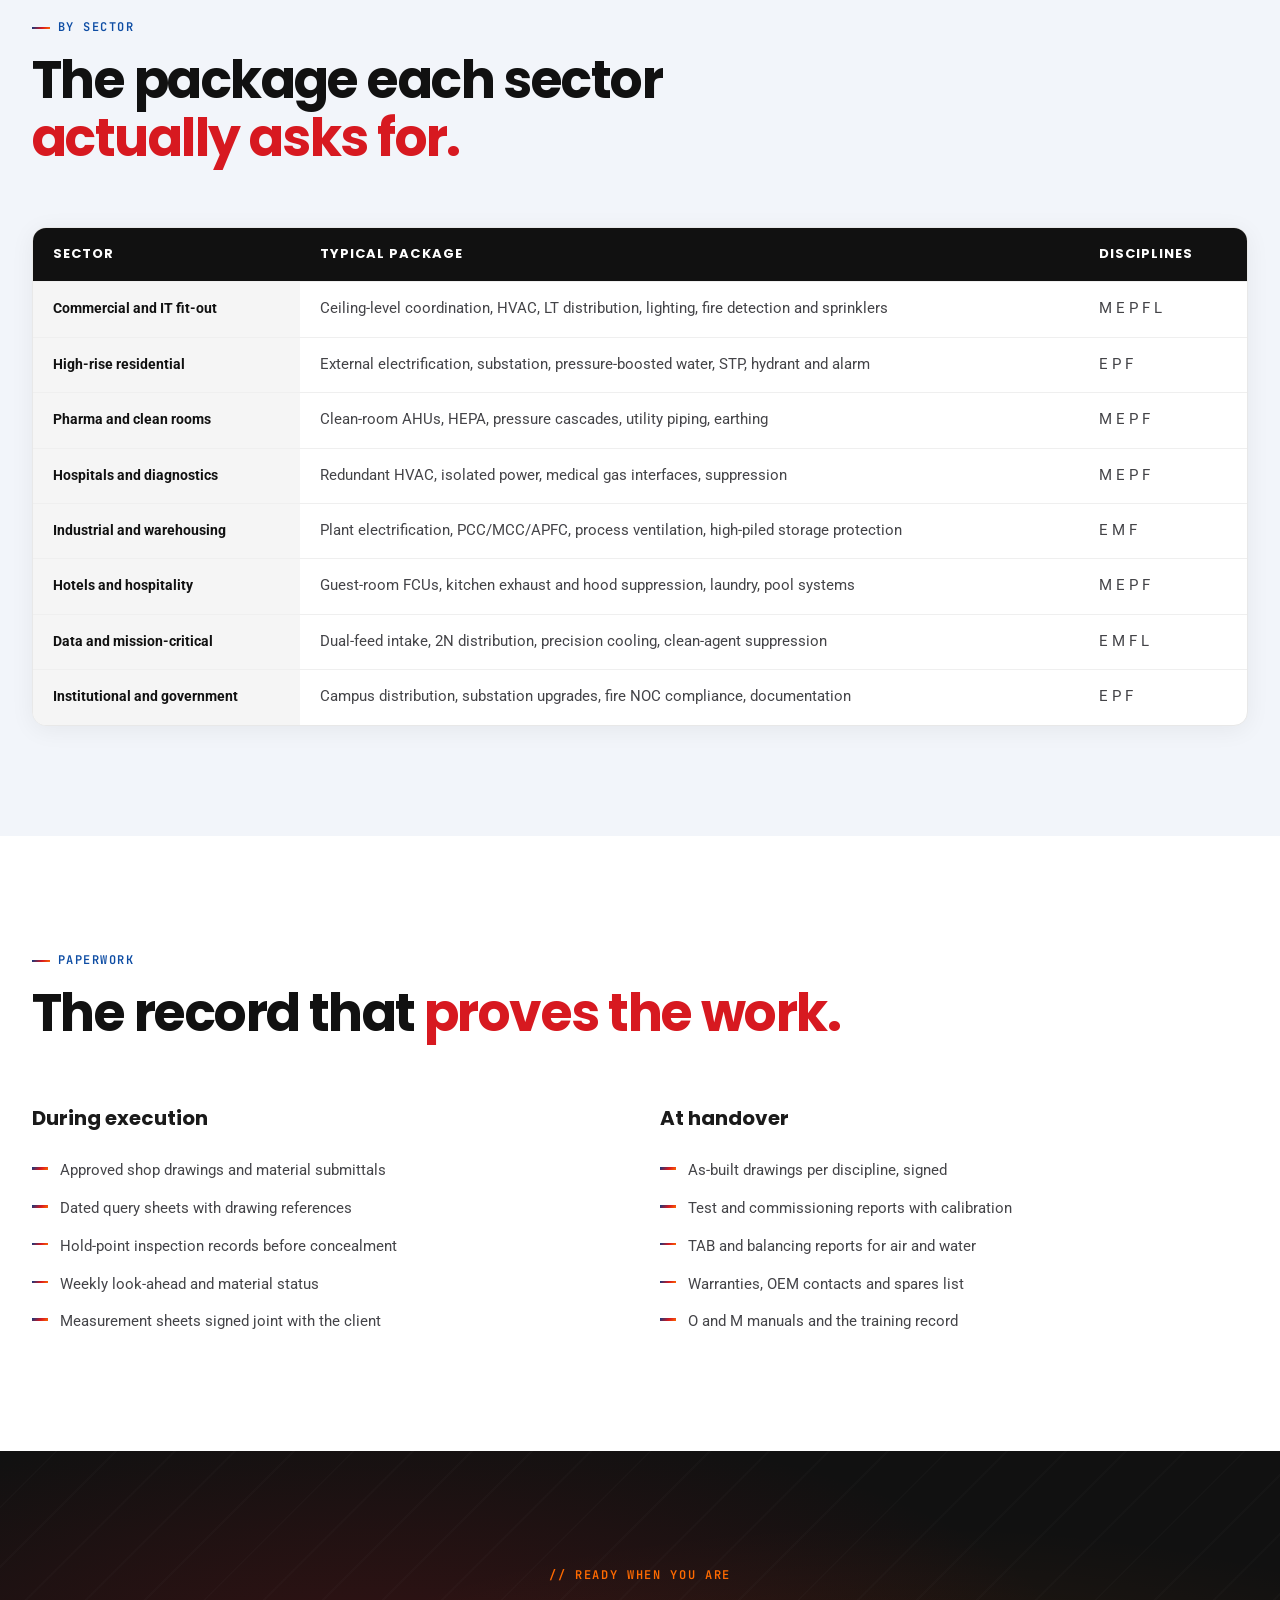
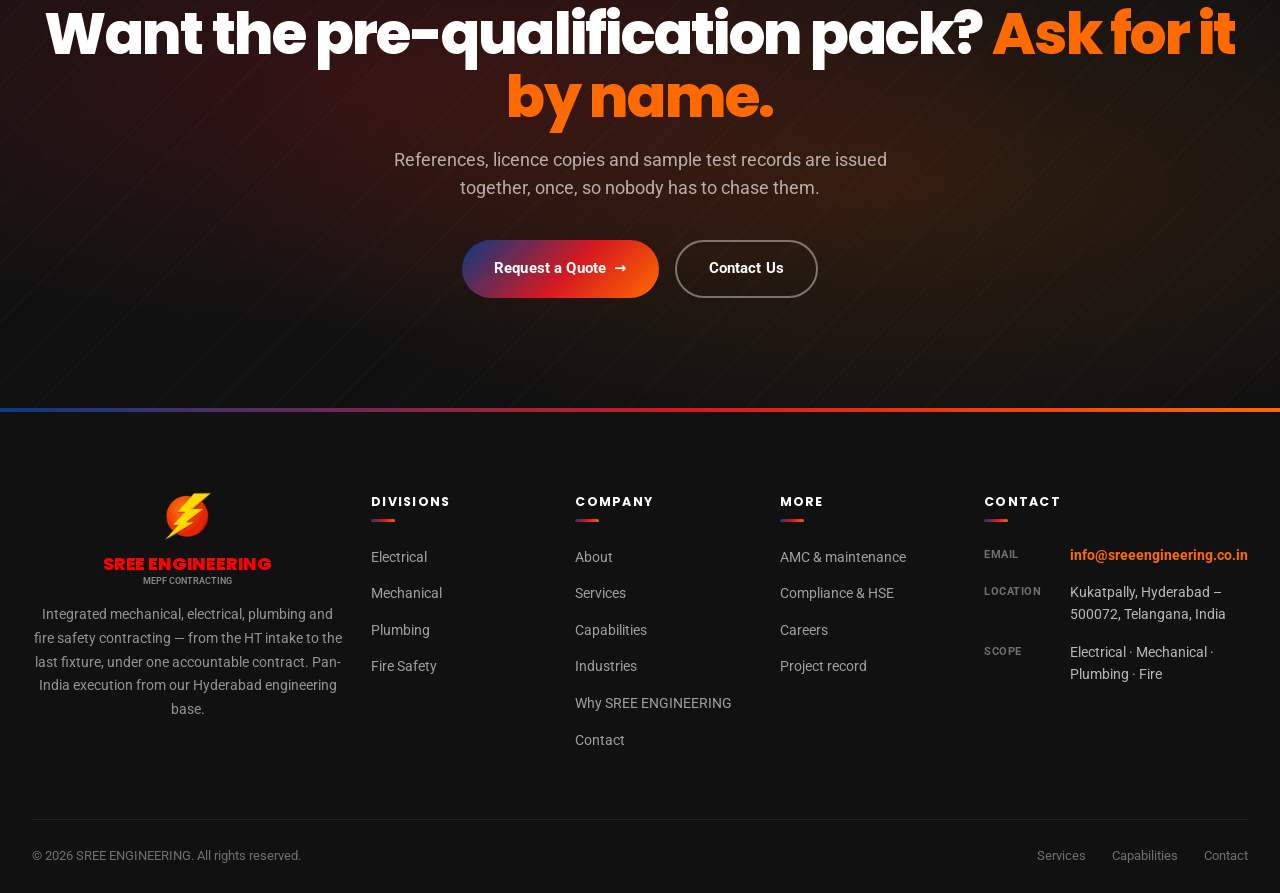
<file: projects.html>
<!DOCTYPE html>
<html lang="en-IN">
<head>
<meta charset="utf-8">
<meta name="viewport" content="width=device-width,initial-scale=1">
<title>Projects | MEPF Package Record - Sectors, Scope, Divisions | SREE ENGINEERING</title>
<meta name="description" content="The MEPF project record: sector, scope, divisions involved and package scale - plus the project documentation we share during pre-qualification.">
<meta name="theme-color" content="#111111">
<meta property="og:title" content="Projects | MEPF Package Record - Sectors, Scope, Divisions | SREE ENGINEERING">
<meta property="og:description" content="The MEPF project record: sector, scope, divisions involved and package scale - plus the project documentation we share during pre-qualification.">
<meta property="og:type" content="website">
<meta property="og:image" content="assets/img/ind-commercial.jpg">
<link rel="icon" href="assets/logo.png">
<link rel="preconnect" href="https://fonts.googleapis.com">
<link rel="preconnect" href="https://fonts.gstatic.com" crossorigin>
<link href="https://fonts.googleapis.com/css2?family=Poppins:wght@300;400;500;600;700;800&family=Roboto:wght@300;400;500;700&family=JetBrains+Mono:wght@400;500;600&display=swap" rel="stylesheet">
<link rel="stylesheet" href="assets/style.css">
<link rel="stylesheet" href="assets/mepf.css">
</head>
<body>

<div class="topbar">
  <div class="wrap">
    <span class="hide-m">Integrated MEPF Contracting Company</span>
    <span class="em">info@sreeengineering.co.in</span>
  </div>
</div>
<header class="nav" id="nav">
  <div class="wrap nav-inner">
    <a aria-label='SREE ENGINEERING home' class='brand' href='index.html'>
      <img src="assets/logo.png" alt="SREE ENGINEERING logo" class="brand-mark">
      <span class="brand-text"><span class="brand-name">SREE ENGINEERING</span><span class="brand-tag">MEPF Contracting</span></span>
    </a>
    <div class="nav-right">
      <nav class="nav-links" aria-label="Primary"><a href="index.html">Home</a><a href="about.html">About</a><a href="services.html">Services</a><a class="active" href="projects.html">Projects</a><a href="capabilities.html">Capabilities</a><a href="industries.html">Industries</a><a href="why-sree.html">Why SREE</a><a href="contact.html">Contact</a></nav>
      <button class="burger" id="burger" aria-label="Open menu"><span></span><span></span><span></span></button>
    </div>
  </div>
</header>
<div class="mobile-menu" id="mobileMenu"><a href="index.html">Home</a><a href="about.html">About</a><a href="services.html">Services</a><a class="active" href="projects.html">Projects</a><a href="capabilities.html">Capabilities</a><a href="industries.html">Industries</a><a href="why-sree.html">Why SREE</a><a href="contact.html">Contact</a></div>
<section class="page-hero">
  <div class="page-hero-img"><img src="assets/img/ind-commercial.jpg" alt=""></div>
  <div class="wrap">
    <div class="crumb"><a href="index.html">Home</a></div>
    <h1>The specifics, <span class="r">not the adjectives.</span></h1>
    <p>Every contractor says quality and on-time delivery. What follows is the record we keep for each package &mdash; sector, scope, disciplines, scale and status &mdash; so you can judge whether we have worked at your scale.</p>
  </div>
</section><section class="section tight"><div class="wrap"><div class="fact-row reveal"><div class="fact"><div class="fv">6</div><div class="fl">Sectors covered</div></div><div class="fact"><div class="fv">6</div><div class="fl">Disciplines in one package</div></div><div class="fact"><div class="fv">1</div><div class="fl">Contract, one sign-off</div></div><div class="fact"><div class="fv">0</div><div class="fl">Packages without a test record</div></div></div></div></section><section class="section">
  <div class="wrap">
    <div class="section-head reveal">
      <span class="eyebrow">Record format</span>
      <h2>What a project entry <span class="r">tells you.</span></h2>
      <p>Our project sheets carry the same five fields, so two projects can be compared without a conversation. Completed references with client contacts are issued in the pre-qualification pack.</p>
    </div>
    <div class="compare-wrap reveal"><table class="compare"><thead><tr><th>Field</th><th>What it means</th></tr></thead><tbody><tr><td>Sector and occupancy</td><td>What the building does &mdash; it fixes the codes and the load profile</td></tr><tr><td>Location</td><td>City and area &mdash; it decides the statutory route and site logistics</td></tr><tr><td>Scope delivered</td><td>The disciplines and the exact boundaries of the package we held</td></tr><tr><td>Scale</td><td>Area, TR, kVA or number of flats &mdash; proof we have worked at your size</td></tr><tr><td>Status</td><td>Completed, ongoing, or handed over with a DLP running</td></tr></tbody></table></div>
  </div>
</section><section class="section grey">
  <div class="wrap">
    <div class="section-head reveal">
      <span class="eyebrow">By sector</span>
      <h2>The package each sector <span class="r">actually asks for.</span></h2>
      <p></p>
    </div>
    <div class="compare-wrap reveal"><table class="compare"><thead><tr><th>Sector</th><th>Typical package</th><th>Disciplines</th></tr></thead><tbody><tr><td>Commercial and IT fit-out</td><td>Ceiling-level coordination, HVAC, LT distribution, lighting, fire detection and sprinklers</td><td>M E P F L</td></tr><tr><td>High-rise residential</td><td>External electrification, substation, pressure-boosted water, STP, hydrant and alarm</td><td>E P F</td></tr><tr><td>Pharma and clean rooms</td><td>Clean-room AHUs, HEPA, pressure cascades, utility piping, earthing</td><td>M E P F</td></tr><tr><td>Hospitals and diagnostics</td><td>Redundant HVAC, isolated power, medical gas interfaces, suppression</td><td>M E P F</td></tr><tr><td>Industrial and warehousing</td><td>Plant electrification, PCC/MCC/APFC, process ventilation, high-piled storage protection</td><td>E M F</td></tr><tr><td>Hotels and hospitality</td><td>Guest-room FCUs, kitchen exhaust and hood suppression, laundry, pool systems</td><td>M E P F</td></tr><tr><td>Data and mission-critical</td><td>Dual-feed intake, 2N distribution, precision cooling, clean-agent suppression</td><td>E M F L</td></tr><tr><td>Institutional and government</td><td>Campus distribution, substation upgrades, fire NOC compliance, documentation</td><td>E P F</td></tr></tbody></table></div>
  </div>
</section><section class="section">
  <div class="wrap">
    <div class="section-head reveal">
      <span class="eyebrow">Paperwork</span>
      <h2>The record that <span class="r">proves the work.</span></h2>
      <p></p>
    </div>
    <div class="two-col"><div><h3 style="font-size:20px;margin-bottom:12px;">During execution</h3><ul class="tick-list"><li>Approved shop drawings and material submittals</li><li>Dated query sheets with drawing references</li><li>Hold-point inspection records before concealment</li><li>Weekly look-ahead and material status</li><li>Measurement sheets signed joint with the client</li></ul></div><div><h3 style="font-size:20px;margin-bottom:12px;">At handover</h3><ul class="tick-list"><li>As-built drawings per discipline, signed</li><li>Test and commissioning reports with calibration</li><li>TAB and balancing reports for air and water</li><li>Warranties, OEM contacts and spares list</li><li>O and M manuals and the training record</li></ul></div></div>
  </div>
</section><section class="cta-band">
  <div class="wrap cta-inner">
    <span class="eyebrow-c reveal">// READY WHEN YOU ARE</span>
    <h2 class="reveal" data-d="1">Want the pre-qualification pack? <span class="o">Ask for it by name.</span></h2>
    <p class="reveal" data-d="2">References, licence copies and sample test records are issued together, once, so nobody has to chase them.</p>
    <div class="cta-actions reveal" data-d="3">
      <a class='btn btn-primary' href='contact.html'>Request a Quote <span class="arr">&rarr;</span></a>
      <a class='btn btn-outline' href='contact.html' style='border-color:rgba(255,255,255,.4);color:#fff;'>Contact Us</a>
    </div>
  </div>
</section>
<footer>
  <div class="wrap">
    <div class="foot-grid">
      <div class="foot-brand">
        <img src="assets/logo.png" alt="SREE ENGINEERING logo" class="brand-mark">
        <span class="bn-wrap"><span class="bn">SREE ENGINEERING</span><span class="bt">MEPF Contracting</span></span>
        <p>Integrated mechanical, electrical, plumbing and fire safety contracting &mdash; from the HT intake to the last
        fixture, under one accountable contract. Pan-India execution from our Hyderabad engineering base.</p>
      </div>
      <div class="foot-col">
        <h5>Divisions</h5>
        <ul><li><a href="electrical.html">Electrical</a></li><li><a href="mechanical.html">Mechanical</a></li><li><a href="plumbing.html">Plumbing</a></li><li><a href="fire.html">Fire Safety</a></li></ul>
      </div>
      <div class="foot-col">
        <h5>Company</h5>
        <ul>
          <li><a href="about.html">About</a></li>
          <li><a href="services.html">Services</a></li>
          <li><a href="capabilities.html">Capabilities</a></li>
          <li><a href="industries.html">Industries</a></li>
          <li><a href="why-sree.html">Why SREE ENGINEERING</a></li>
          <li><a href="contact.html">Contact</a></li>
        </ul>
      </div>
      <div class="foot-col">
        <h5>More</h5>
        <ul>
          <li><a href="amc.html">AMC &amp; maintenance</a></li>
          <li><a href="compliance.html">Compliance &amp; HSE</a></li>
          <li><a href="careers.html">Careers</a></li>
          <li><a href="projects.html">Project record</a></li>
        </ul>
      </div>
      <div class="foot-col foot-contact">
        <h5>Contact</h5>
        <div class="row"><span class="k">Email</span><span class="v"><a href="mailto:info@sreeengineering.co.in">info@sreeengineering.co.in</a></span></div>
        <div class="row"><span class="k">Location</span><span class="v">Kukatpally, Hyderabad &ndash; 500072, Telangana, India</span></div>
        <div class="row"><span class="k">Scope</span><span class="v">Electrical &middot; Mechanical &middot; Plumbing &middot; Fire</span></div>
      </div>
    </div>
    <div class="foot-bottom">
      <span>&copy; <span id="yr">2026</span> SREE ENGINEERING. All rights reserved.</span>
      <span class="lnks"><a href="services.html">Services</a><a href="capabilities.html">Capabilities</a><a href="contact.html">Contact</a></span>
    </div>
  </div>
</footer>
<script src="assets/main.js"></script>
</body>
</html>
</file>
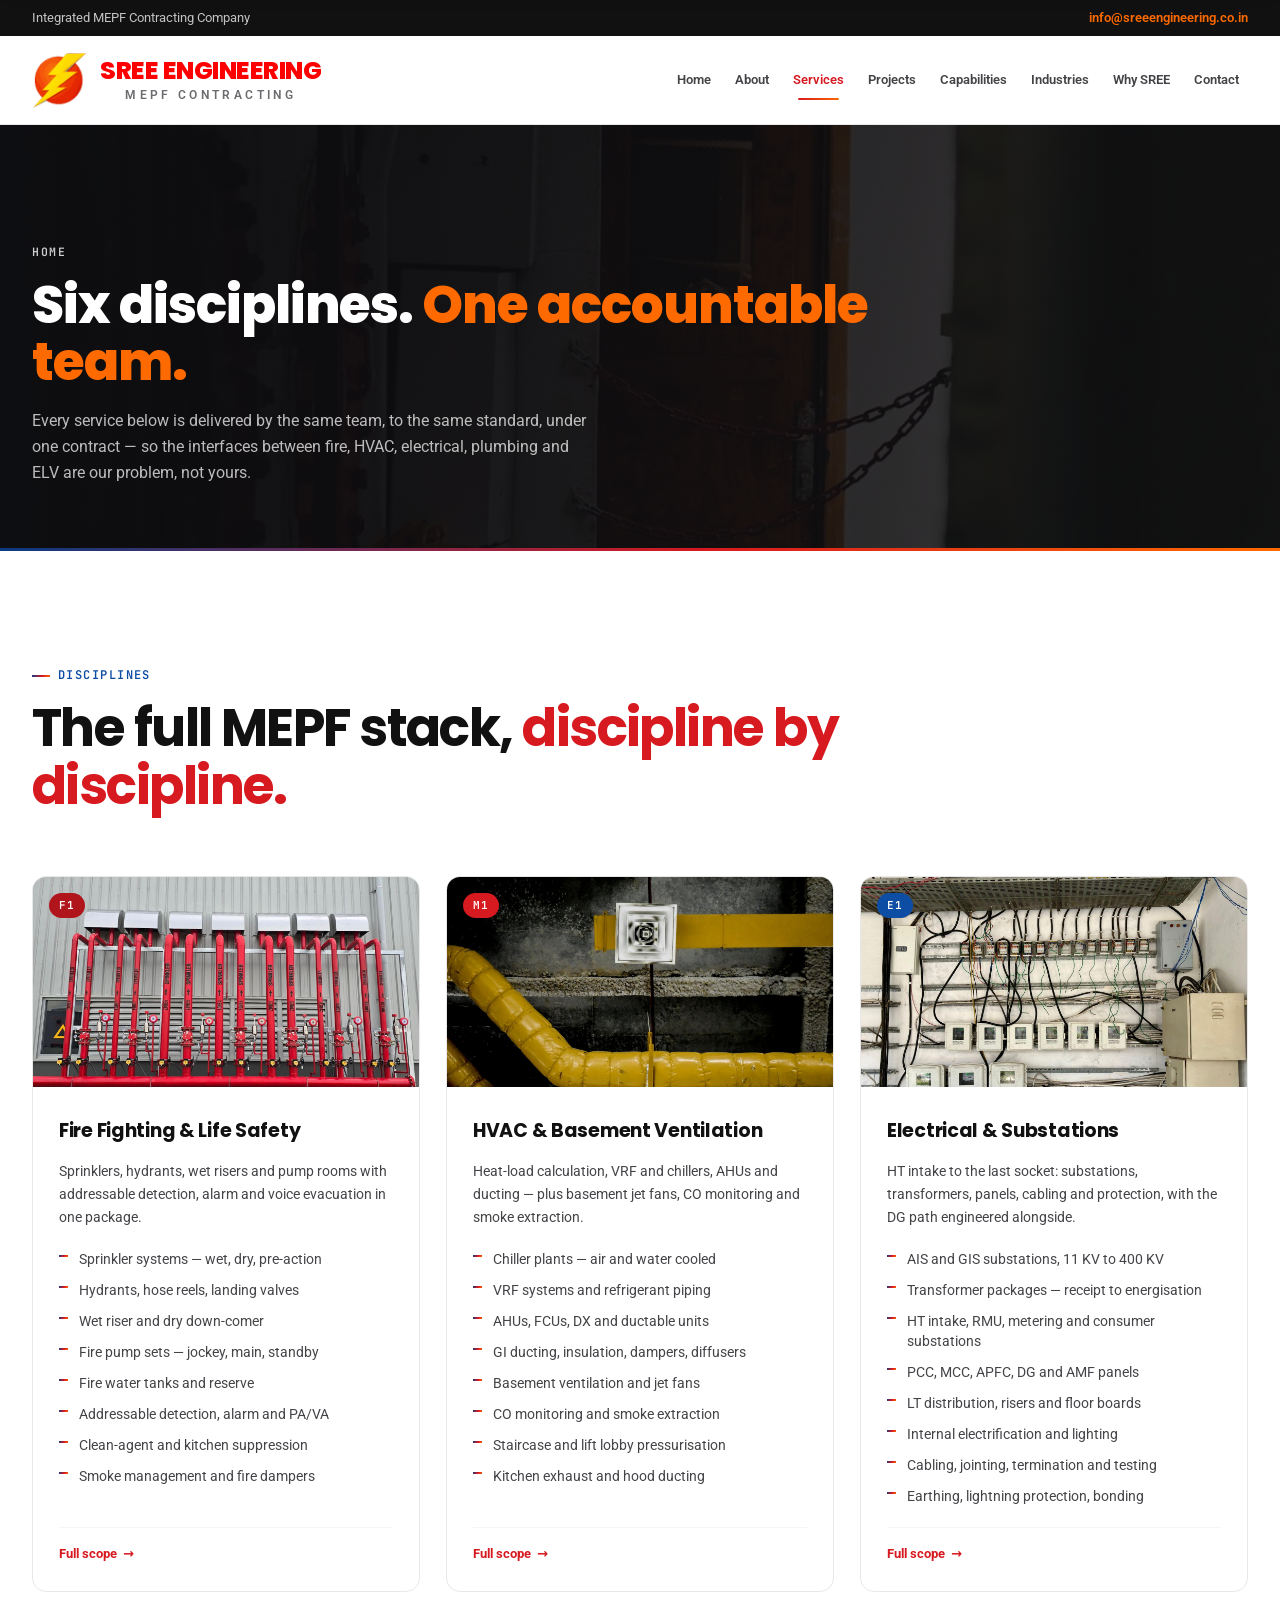
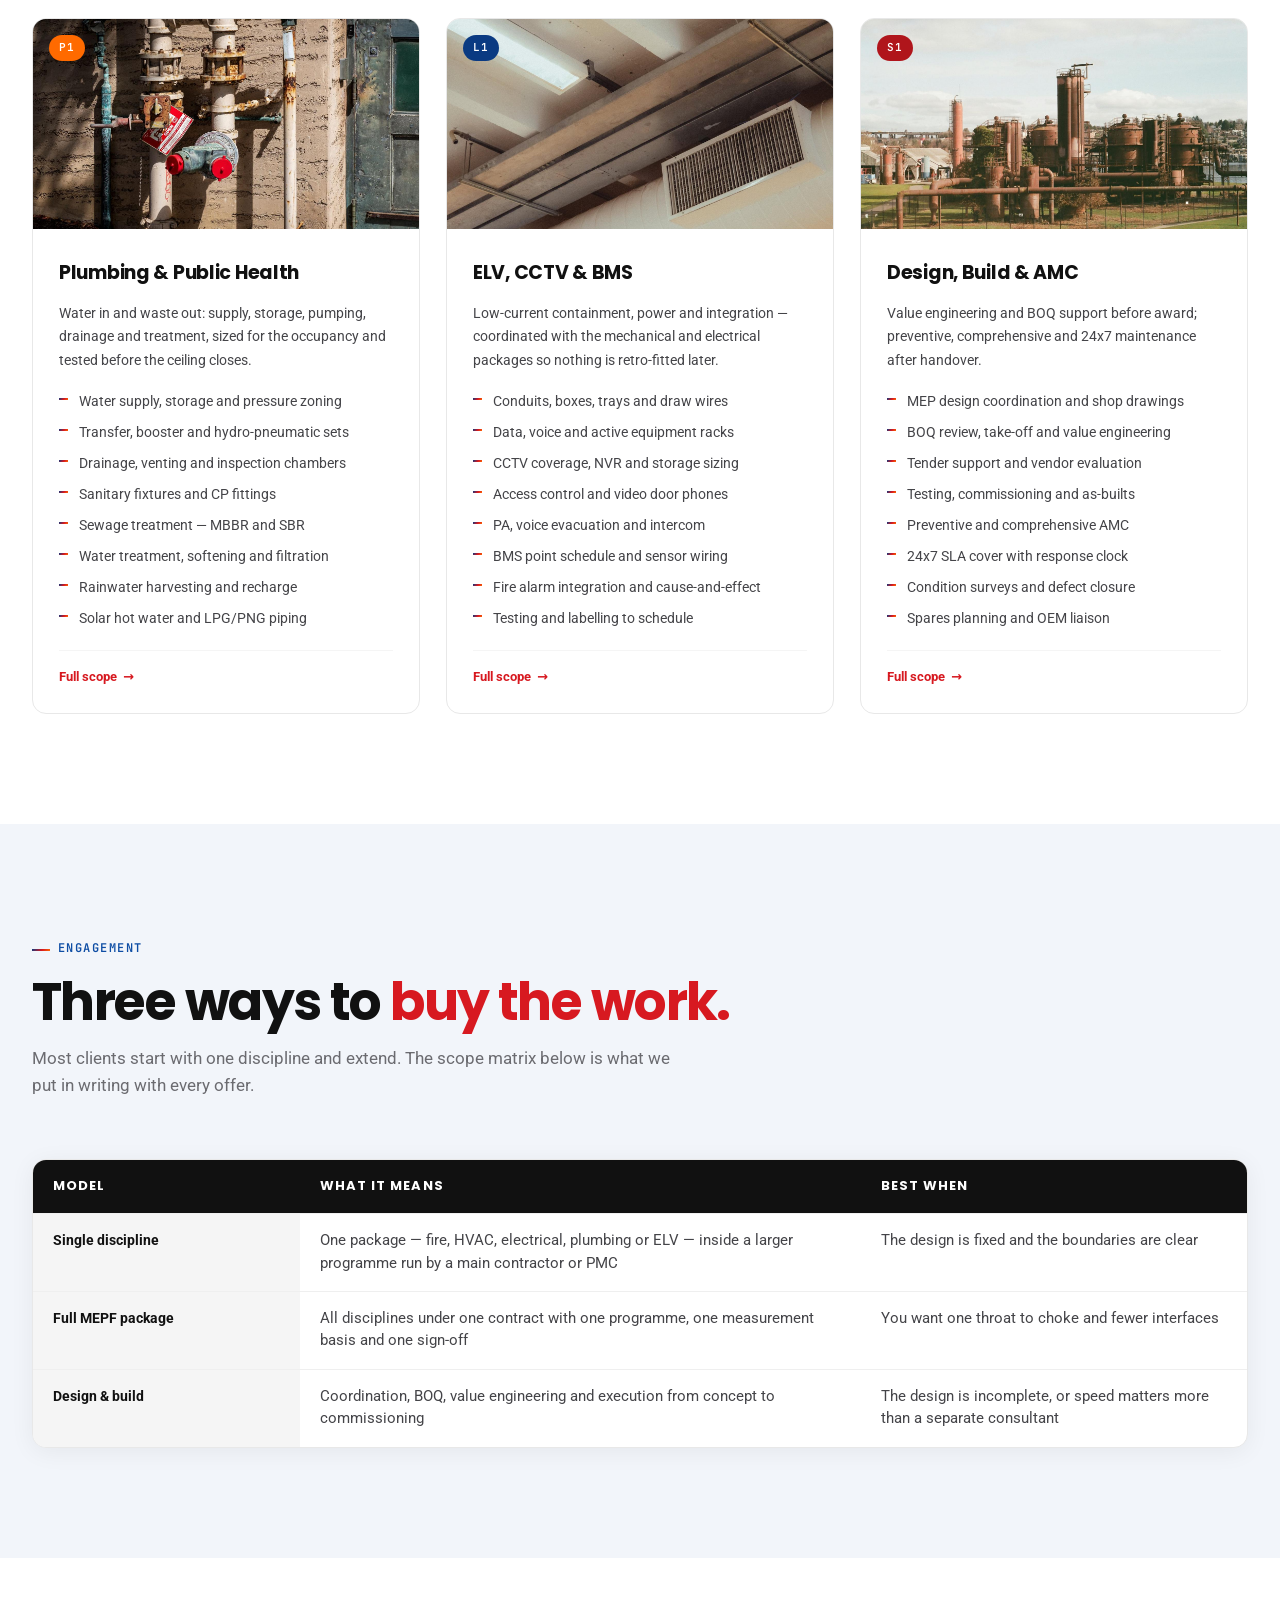
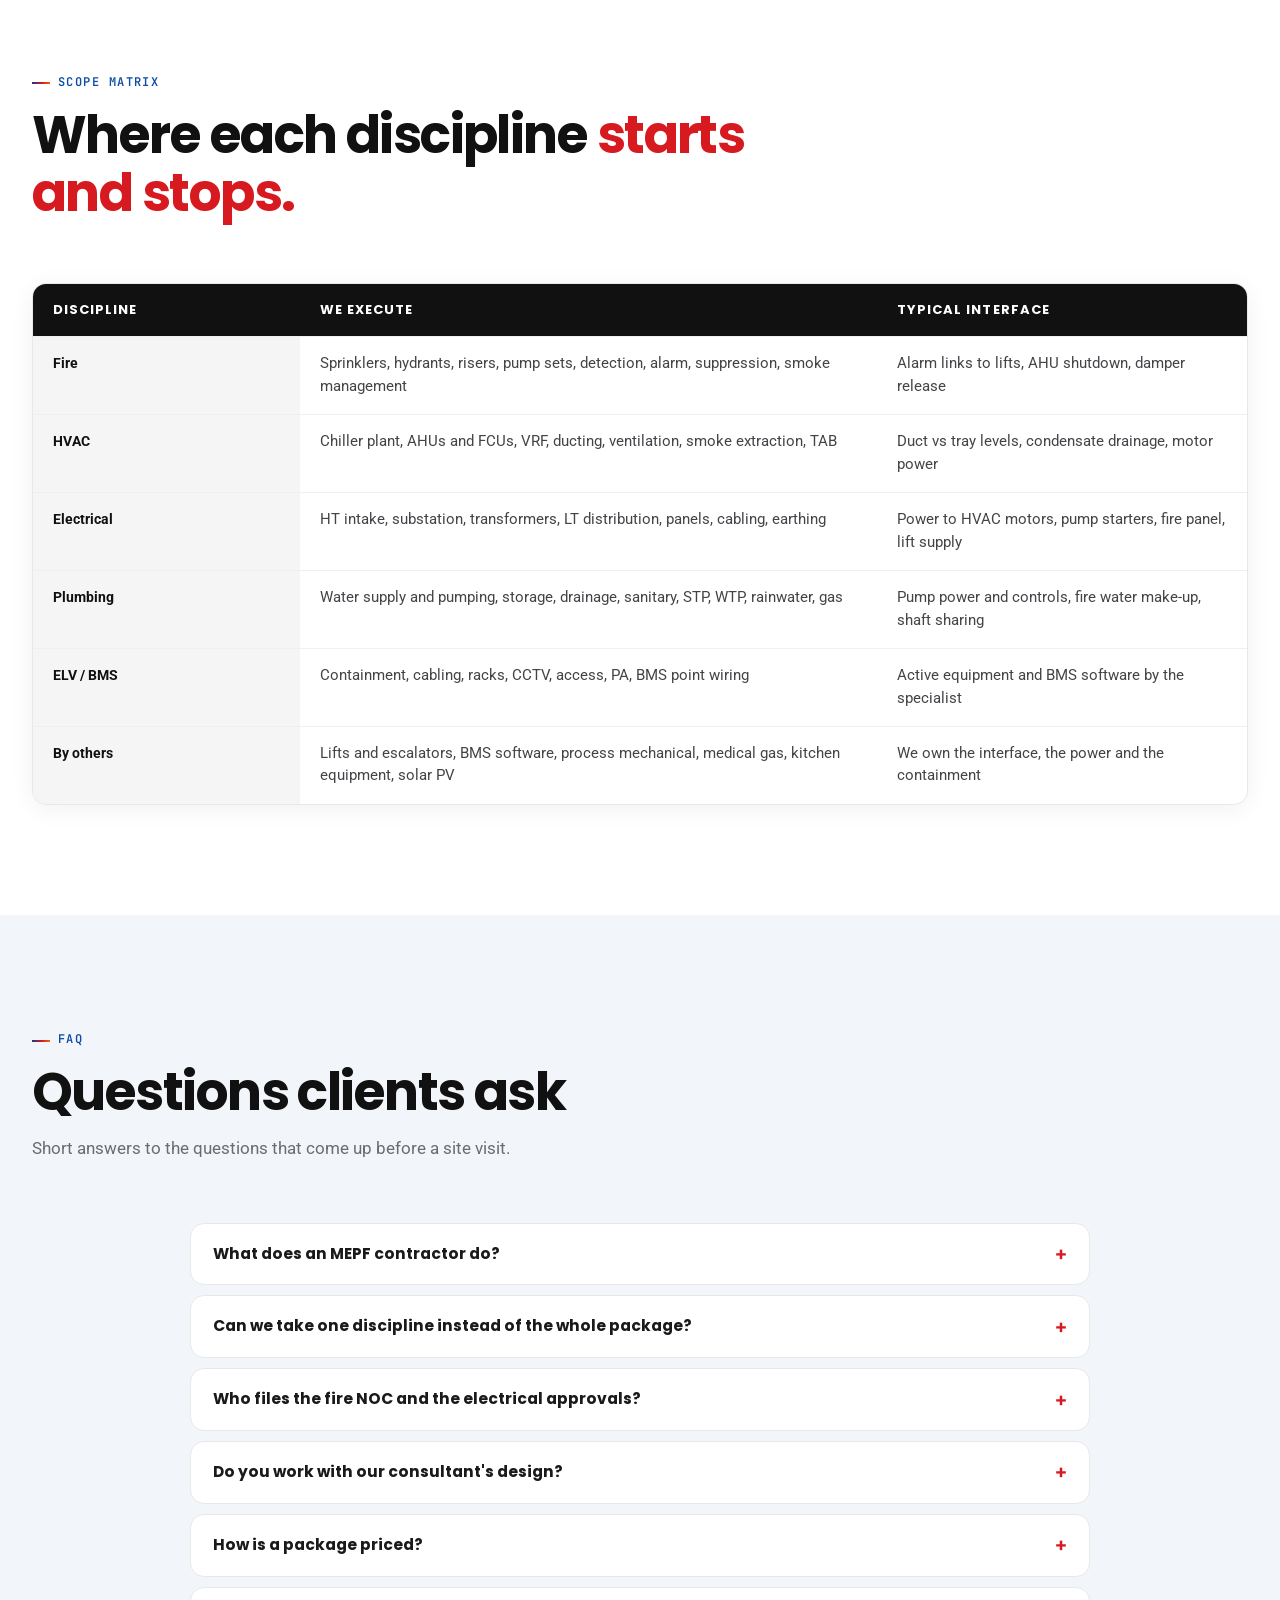
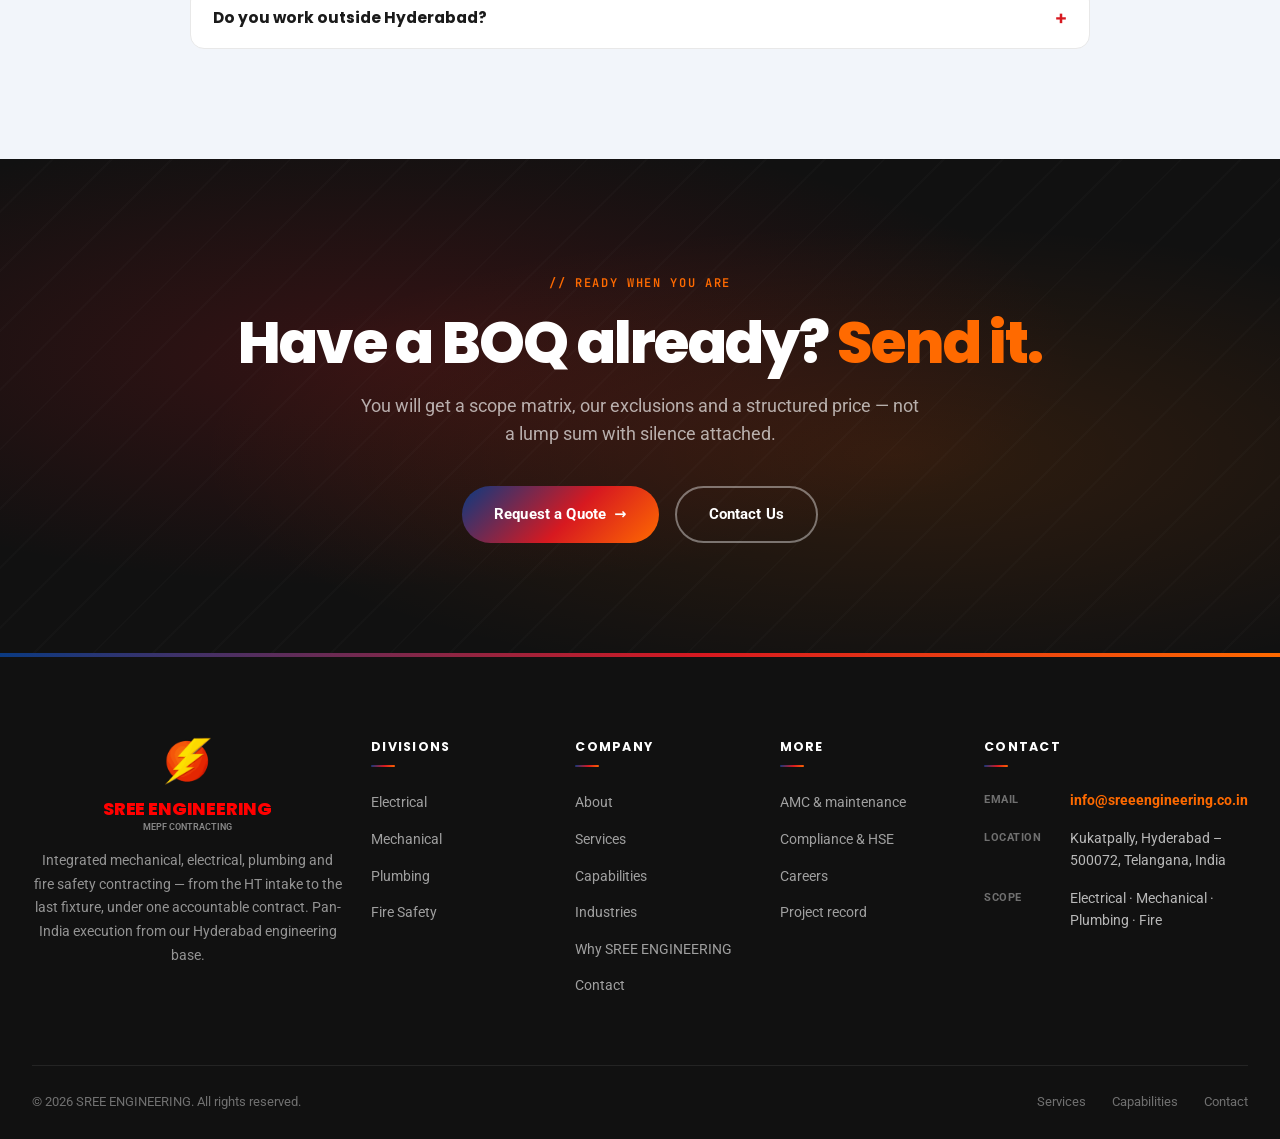
<file: services.html>
<!DOCTYPE html>
<html lang="en-IN">
<head>
<meta charset="utf-8">
<meta name="viewport" content="width=device-width,initial-scale=1">
<title>Services | MEPF Scope - Electrical, Mechanical, Plumbing, Fire | SREE ENGINEERING</title>
<meta name="description" content="The full MEPF scope: substations and HT/LT electrical, HVAC and ventilation, plumbing and water systems, and fire protection - executed, tested and handed over by one contractor.">
<meta name="theme-color" content="#111111">
<meta property="og:title" content="Services | MEPF Scope - Electrical, Mechanical, Plumbing, Fire | SREE ENGINEERING">
<meta property="og:description" content="The full MEPF scope: substations and HT/LT electrical, HVAC and ventilation, plumbing and water systems, and fire protection - executed, tested and handed over by one contractor.">
<meta property="og:type" content="website">
<meta property="og:image" content="assets/img/theirs-3.jpg">
<link rel="icon" href="assets/logo.png">
<link rel="preconnect" href="https://fonts.googleapis.com">
<link rel="preconnect" href="https://fonts.gstatic.com" crossorigin>
<link href="https://fonts.googleapis.com/css2?family=Poppins:wght@300;400;500;600;700;800&family=Roboto:wght@300;400;500;700&family=JetBrains+Mono:wght@400;500;600&display=swap" rel="stylesheet">
<link rel="stylesheet" href="assets/style.css">
<link rel="stylesheet" href="assets/mepf.css">
</head>
<body>

<div class="topbar">
  <div class="wrap">
    <span class="hide-m">Integrated MEPF Contracting Company</span>
    <span class="em">info@sreeengineering.co.in</span>
  </div>
</div>
<header class="nav" id="nav">
  <div class="wrap nav-inner">
    <a aria-label='SREE ENGINEERING home' class='brand' href='index.html'>
      <img src="assets/logo.png" alt="SREE ENGINEERING logo" class="brand-mark">
      <span class="brand-text"><span class="brand-name">SREE ENGINEERING</span><span class="brand-tag">MEPF Contracting</span></span>
    </a>
    <div class="nav-right">
      <nav class="nav-links" aria-label="Primary"><a href="index.html">Home</a><a href="about.html">About</a><a class="active" href="services.html">Services</a><a href="projects.html">Projects</a><a href="capabilities.html">Capabilities</a><a href="industries.html">Industries</a><a href="why-sree.html">Why SREE</a><a href="contact.html">Contact</a></nav>
      <button class="burger" id="burger" aria-label="Open menu"><span></span><span></span><span></span></button>
    </div>
  </div>
</header>
<div class="mobile-menu" id="mobileMenu"><a href="index.html">Home</a><a href="about.html">About</a><a class="active" href="services.html">Services</a><a href="projects.html">Projects</a><a href="capabilities.html">Capabilities</a><a href="industries.html">Industries</a><a href="why-sree.html">Why SREE</a><a href="contact.html">Contact</a></div>
<section class="page-hero">
  <div class="page-hero-img"><img src="assets/img/corridor-pipes.jpg" alt=""></div>
  <div class="wrap">
    <div class="crumb"><a href="index.html">Home</a></div>
    <h1>Six disciplines. <span class="r">One accountable team.</span></h1>
    <p>Every service below is delivered by the same team, to the same standard, under one contract &mdash; so the interfaces between fire, HVAC, electrical, plumbing and ELV are our problem, not yours.</p>
  </div>
</section><section class="section">
  <div class="wrap">
    <div class="section-head reveal">
      <span class="eyebrow">Disciplines</span>
      <h2>The full MEPF stack, <span class="r">discipline by discipline.</span></h2>
      <p></p>
    </div>
    <div class="svc-grid"><div class="svc-card reveal" style="--acc:#B0151B">
  <div class="svc-img"><img src="assets/img/fire-pipes.jpg" alt="Fire Fighting &amp; Life Safety" loading="lazy"><span class="n">F1</span></div>
  <div class="svc-body">
    <h3>Fire Fighting &amp; Life Safety</h3>
    <p style="font-size:14px;color:var(--text2);line-height:1.65;margin-bottom:14px;">Sprinklers, hydrants, wet risers and pump rooms with addressable detection, alarm and voice evacuation in one package.</p>
    <ul><li>Sprinkler systems &mdash; wet, dry, pre-action</li><li>Hydrants, hose reels, landing valves</li><li>Wet riser and dry down-comer</li><li>Fire pump sets &mdash; jockey, main, standby</li><li>Fire water tanks and reserve</li><li>Addressable detection, alarm and PA/VA</li><li>Clean-agent and kitchen suppression</li><li>Smoke management and fire dampers</li></ul>
    <a class="svc-more" href="fire.html">Full scope <span class="arr">&rarr;</span></a>
  </div>
</div><div class="svc-card reveal" style="--acc:#D71920">
  <div class="svc-img"><img src="assets/img/ductwork.jpg" alt="HVAC &amp; Basement Ventilation" loading="lazy"><span class="n">M1</span></div>
  <div class="svc-body">
    <h3>HVAC &amp; Basement Ventilation</h3>
    <p style="font-size:14px;color:var(--text2);line-height:1.65;margin-bottom:14px;">Heat-load calculation, VRF and chillers, AHUs and ducting &mdash; plus basement jet fans, CO monitoring and smoke extraction.</p>
    <ul><li>Chiller plants &mdash; air and water cooled</li><li>VRF systems and refrigerant piping</li><li>AHUs, FCUs, DX and ductable units</li><li>GI ducting, insulation, dampers, diffusers</li><li>Basement ventilation and jet fans</li><li>CO monitoring and smoke extraction</li><li>Staircase and lift lobby pressurisation</li><li>Kitchen exhaust and hood ducting</li></ul>
    <a class="svc-more" href="mechanical.html">Full scope <span class="arr">&rarr;</span></a>
  </div>
</div><div class="svc-card reveal" style="--acc:#0E4DA4">
  <div class="svc-img"><img src="assets/img/panel-wiring.jpg" alt="Electrical &amp; Substations" loading="lazy"><span class="n">E1</span></div>
  <div class="svc-body">
    <h3>Electrical &amp; Substations</h3>
    <p style="font-size:14px;color:var(--text2);line-height:1.65;margin-bottom:14px;">HT intake to the last socket: substations, transformers, panels, cabling and protection, with the DG path engineered alongside.</p>
    <ul><li>AIS and GIS substations, 11 KV to 400 KV</li><li>Transformer packages &mdash; receipt to energisation</li><li>HT intake, RMU, metering and consumer substations</li><li>PCC, MCC, APFC, DG and AMF panels</li><li>LT distribution, risers and floor boards</li><li>Internal electrification and lighting</li><li>Cabling, jointing, termination and testing</li><li>Earthing, lightning protection, bonding</li></ul>
    <a class="svc-more" href="electrical.html">Full scope <span class="arr">&rarr;</span></a>
  </div>
</div><div class="svc-card reveal" style="--acc:#FF6A00">
  <div class="svc-img"><img src="assets/img/plumb-gauges.jpg" alt="Plumbing &amp; Public Health" loading="lazy"><span class="n">P1</span></div>
  <div class="svc-body">
    <h3>Plumbing &amp; Public Health</h3>
    <p style="font-size:14px;color:var(--text2);line-height:1.65;margin-bottom:14px;">Water in and waste out: supply, storage, pumping, drainage and treatment, sized for the occupancy and tested before the ceiling closes.</p>
    <ul><li>Water supply, storage and pressure zoning</li><li>Transfer, booster and hydro-pneumatic sets</li><li>Drainage, venting and inspection chambers</li><li>Sanitary fixtures and CP fittings</li><li>Sewage treatment &mdash; MBBR and SBR</li><li>Water treatment, softening and filtration</li><li>Rainwater harvesting and recharge</li><li>Solar hot water and LPG/PNG piping</li></ul>
    <a class="svc-more" href="plumbing.html">Full scope <span class="arr">&rarr;</span></a>
  </div>
</div><div class="svc-card reveal" style="--acc:#0A3A82">
  <div class="svc-img"><img src="assets/img/ceiling-services.jpg" alt="ELV, CCTV &amp; BMS" loading="lazy"><span class="n">L1</span></div>
  <div class="svc-body">
    <h3>ELV, CCTV &amp; BMS</h3>
    <p style="font-size:14px;color:var(--text2);line-height:1.65;margin-bottom:14px;">Low-current containment, power and integration &mdash; coordinated with the mechanical and electrical packages so nothing is retro-fitted later.</p>
    <ul><li>Conduits, boxes, trays and draw wires</li><li>Data, voice and active equipment racks</li><li>CCTV coverage, NVR and storage sizing</li><li>Access control and video door phones</li><li>PA, voice evacuation and intercom</li><li>BMS point schedule and sensor wiring</li><li>Fire alarm integration and cause-and-effect</li><li>Testing and labelling to schedule</li></ul>
    <a class="svc-more" href="capabilities.html">Full scope <span class="arr">&rarr;</span></a>
  </div>
</div><div class="svc-card reveal" style="--acc:#B0151B">
  <div class="svc-img"><img src="assets/img/plant-pipes.jpg" alt="Design, Build &amp; AMC" loading="lazy"><span class="n">S1</span></div>
  <div class="svc-body">
    <h3>Design, Build &amp; AMC</h3>
    <p style="font-size:14px;color:var(--text2);line-height:1.65;margin-bottom:14px;">Value engineering and BOQ support before award; preventive, comprehensive and 24x7 maintenance after handover.</p>
    <ul><li>MEP design coordination and shop drawings</li><li>BOQ review, take-off and value engineering</li><li>Tender support and vendor evaluation</li><li>Testing, commissioning and as-builts</li><li>Preventive and comprehensive AMC</li><li>24x7 SLA cover with response clock</li><li>Condition surveys and defect closure</li><li>Spares planning and OEM liaison</li></ul>
    <a class="svc-more" href="amc.html">Full scope <span class="arr">&rarr;</span></a>
  </div>
</div></div>
  </div>
</section><section class="section grey">
  <div class="wrap">
    <div class="section-head reveal">
      <span class="eyebrow">Engagement</span>
      <h2>Three ways to <span class="r">buy the work.</span></h2>
      <p>Most clients start with one discipline and extend. The scope matrix below is what we put in writing with every offer.</p>
    </div>
    <div class="compare-wrap reveal"><table class="compare"><thead><tr><th>Model</th><th>What it means</th><th>Best when</th></tr></thead><tbody><tr><td>Single discipline</td><td>One package &mdash; fire, HVAC, electrical, plumbing or ELV &mdash; inside a larger programme run by a main contractor or PMC</td><td>The design is fixed and the boundaries are clear</td></tr><tr><td>Full MEPF package</td><td>All disciplines under one contract with one programme, one measurement basis and one sign-off</td><td>You want one throat to choke and fewer interfaces</td></tr><tr><td>Design &amp; build</td><td>Coordination, BOQ, value engineering and execution from concept to commissioning</td><td>The design is incomplete, or speed matters more than a separate consultant</td></tr></tbody></table></div>
  </div>
</section><section class="section">
  <div class="wrap">
    <div class="section-head reveal">
      <span class="eyebrow">Scope matrix</span>
      <h2>Where each discipline <span class="r">starts and stops.</span></h2>
      <p></p>
    </div>
    <div class="compare-wrap reveal"><table class="compare"><thead><tr><th>Discipline</th><th>We execute</th><th>Typical interface</th></tr></thead><tbody><tr><td>Fire</td><td>Sprinklers, hydrants, risers, pump sets, detection, alarm, suppression, smoke management</td><td>Alarm links to lifts, AHU shutdown, damper release</td></tr><tr><td>HVAC</td><td>Chiller plant, AHUs and FCUs, VRF, ducting, ventilation, smoke extraction, TAB</td><td>Duct vs tray levels, condensate drainage, motor power</td></tr><tr><td>Electrical</td><td>HT intake, substation, transformers, LT distribution, panels, cabling, earthing</td><td>Power to HVAC motors, pump starters, fire panel, lift supply</td></tr><tr><td>Plumbing</td><td>Water supply and pumping, storage, drainage, sanitary, STP, WTP, rainwater, gas</td><td>Pump power and controls, fire water make-up, shaft sharing</td></tr><tr><td>ELV / BMS</td><td>Containment, cabling, racks, CCTV, access, PA, BMS point wiring</td><td>Active equipment and BMS software by the specialist</td></tr><tr><td>By others</td><td>Lifts and escalators, BMS software, process mechanical, medical gas, kitchen equipment, solar PV</td><td>We own the interface, the power and the containment</td></tr></tbody></table></div>
  </div>
</section><section class="section grey">
  <div class="wrap">
    <div class="section-head reveal"><span class="eyebrow">FAQ</span>
      <h2>Questions clients ask</h2><p>Short answers to the questions that come up before a site visit.</p></div>
    <div class="faq-wrap reveal"><details class="faq-item"><summary>What does an MEPF contractor do?</summary><div class="faq-a">An MEPF contractor designs the coordination, installs, tests and commissions a building's mechanical, electrical, plumbing and fire systems, and hands over the documentation that proves they work. At SREE ENGINEERING that covers fire fighting and life safety, HVAC and basement ventilation, electrical and substations, plumbing and public health, and ELV and BMS.</div></details><details class="faq-item"><summary>Can we take one discipline instead of the whole package?</summary><div class="faq-a">Yes. Most clients start with one discipline &mdash; usually electrical or fire, where a failed inspection has a consequence &mdash; and extend to the full package once the working relationship is proven.</div></details><details class="faq-item"><summary>Who files the fire NOC and the electrical approvals?</summary><div class="faq-a">We do. CEIG drawing approval and pre-energisation inspection, DISCOM connection and metering, fire NOC at provisional and occupancy stage, STP consent and rainwater compliance all sit in our scope.</div></details><details class="faq-item"><summary>Do you work with our consultant's design?</summary><div class="faq-a">Yes. We coordinate with the consultant's drawings and issue shop and coordinated services drawings for approval. Where the design is missing or incomplete, we say so before award rather than discovering it on site.</div></details><details class="faq-item"><summary>How is a package priced?</summary><div class="faq-a">Take-off from the drawings, three vendor quotes on approved makes, labour costed from our own muster data, and overheads and margin shown separately. Every offer carries a scope matrix and an exclusions page.</div></details><details class="faq-item"><summary>Do you work outside Hyderabad?</summary><div class="faq-a">Execution is pan-India from our Hyderabad base. Each state has its own licensing and fire NOC route, and we plan for that at proposal stage.</div></details></div>
  </div>
</section><section class="cta-band">
  <div class="wrap cta-inner">
    <span class="eyebrow-c reveal">// READY WHEN YOU ARE</span>
    <h2 class="reveal" data-d="1">Have a BOQ already? <span class="o">Send it.</span></h2>
    <p class="reveal" data-d="2">You will get a scope matrix, our exclusions and a structured price &mdash; not a lump sum with silence attached.</p>
    <div class="cta-actions reveal" data-d="3">
      <a class='btn btn-primary' href='contact.html'>Request a Quote <span class="arr">&rarr;</span></a>
      <a class='btn btn-outline' href='contact.html' style='border-color:rgba(255,255,255,.4);color:#fff;'>Contact Us</a>
    </div>
  </div>
</section>
<footer>
  <div class="wrap">
    <div class="foot-grid">
      <div class="foot-brand">
        <img src="assets/logo.png" alt="SREE ENGINEERING logo" class="brand-mark">
        <span class="bn-wrap"><span class="bn">SREE ENGINEERING</span><span class="bt">MEPF Contracting</span></span>
        <p>Integrated mechanical, electrical, plumbing and fire safety contracting &mdash; from the HT intake to the last
        fixture, under one accountable contract. Pan-India execution from our Hyderabad engineering base.</p>
      </div>
      <div class="foot-col">
        <h5>Divisions</h5>
        <ul><li><a href="electrical.html">Electrical</a></li><li><a href="mechanical.html">Mechanical</a></li><li><a href="plumbing.html">Plumbing</a></li><li><a href="fire.html">Fire Safety</a></li></ul>
      </div>
      <div class="foot-col">
        <h5>Company</h5>
        <ul>
          <li><a href="about.html">About</a></li>
          <li><a href="services.html">Services</a></li>
          <li><a href="capabilities.html">Capabilities</a></li>
          <li><a href="industries.html">Industries</a></li>
          <li><a href="why-sree.html">Why SREE ENGINEERING</a></li>
          <li><a href="contact.html">Contact</a></li>
        </ul>
      </div>
      <div class="foot-col">
        <h5>More</h5>
        <ul>
          <li><a href="amc.html">AMC &amp; maintenance</a></li>
          <li><a href="compliance.html">Compliance &amp; HSE</a></li>
          <li><a href="careers.html">Careers</a></li>
          <li><a href="projects.html">Project record</a></li>
        </ul>
      </div>
      <div class="foot-col foot-contact">
        <h5>Contact</h5>
        <div class="row"><span class="k">Email</span><span class="v"><a href="mailto:info@sreeengineering.co.in">info@sreeengineering.co.in</a></span></div>
        <div class="row"><span class="k">Location</span><span class="v">Kukatpally, Hyderabad &ndash; 500072, Telangana, India</span></div>
        <div class="row"><span class="k">Scope</span><span class="v">Electrical &middot; Mechanical &middot; Plumbing &middot; Fire</span></div>
      </div>
    </div>
    <div class="foot-bottom">
      <span>&copy; <span id="yr">2026</span> SREE ENGINEERING. All rights reserved.</span>
      <span class="lnks"><a href="services.html">Services</a><a href="capabilities.html">Capabilities</a><a href="contact.html">Contact</a></span>
    </div>
  </div>
</footer>
<script src="assets/main.js"></script>
</body>
</html>
</file>
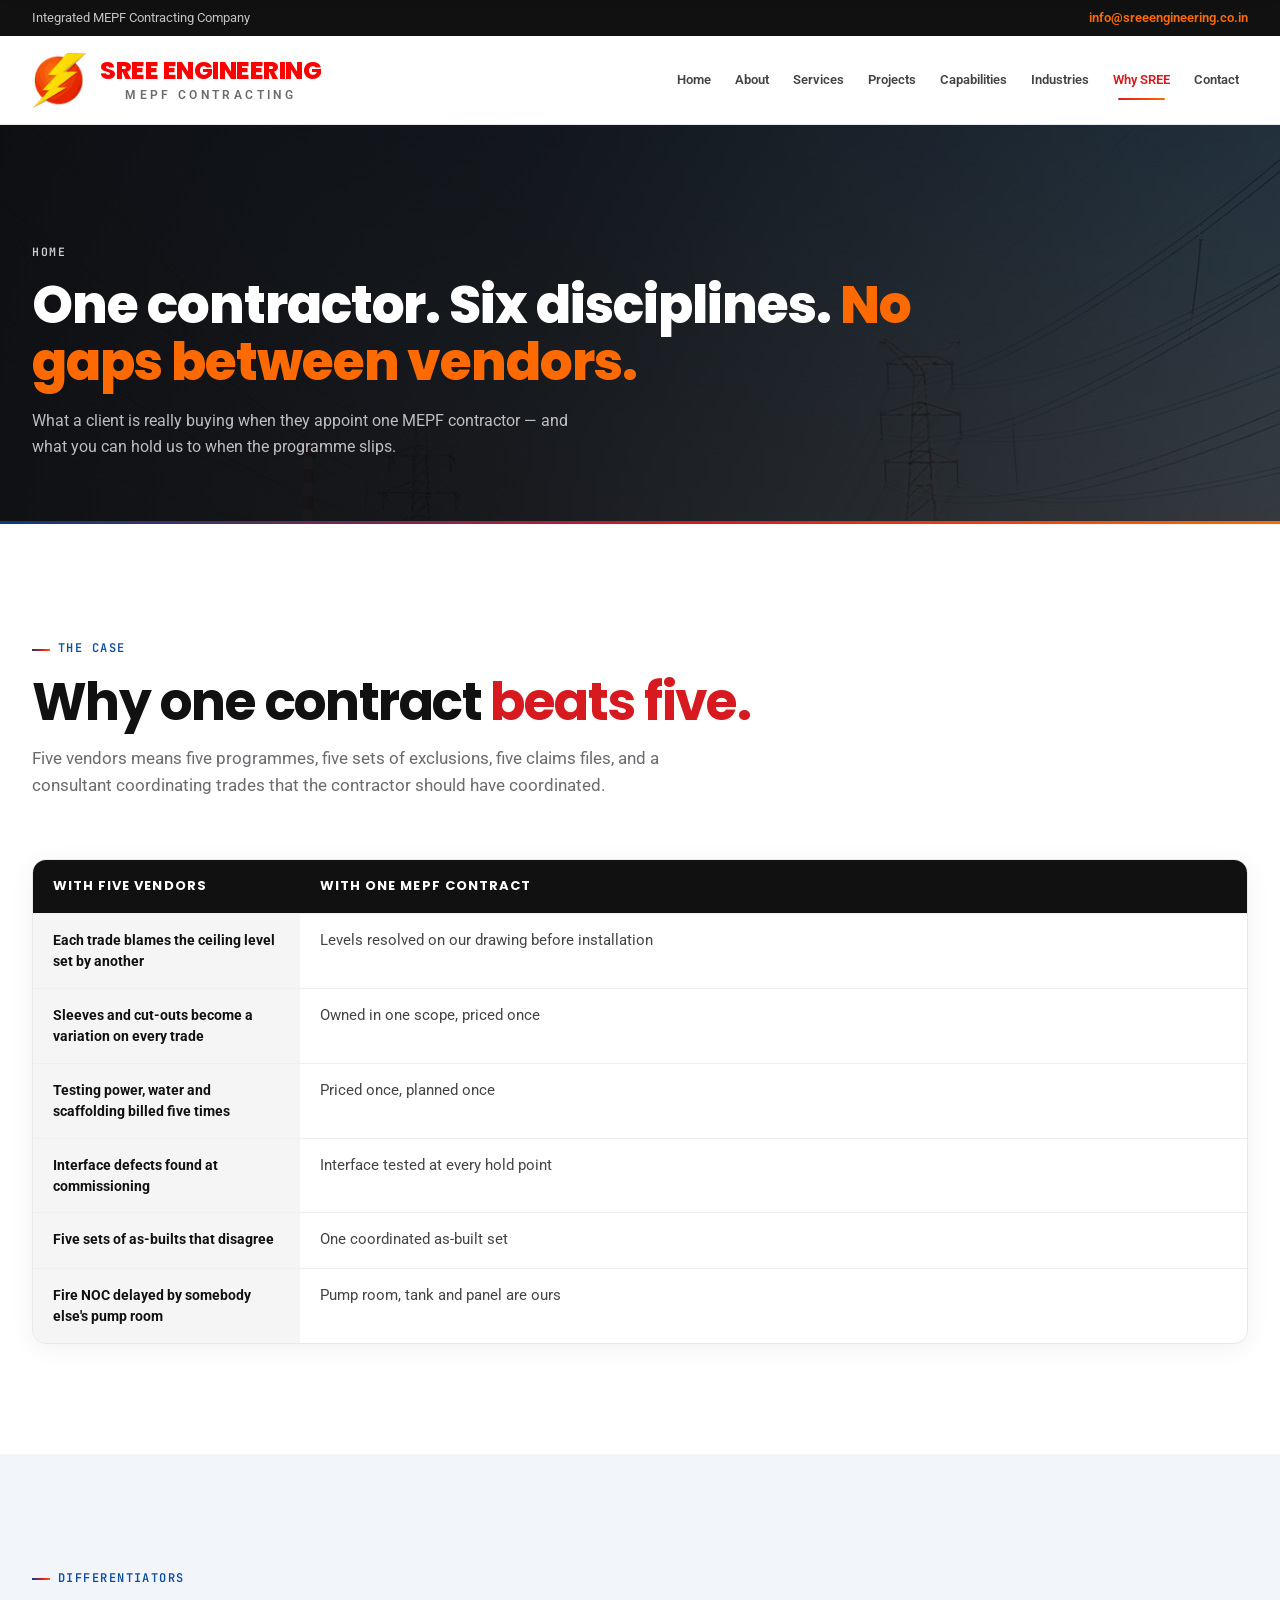
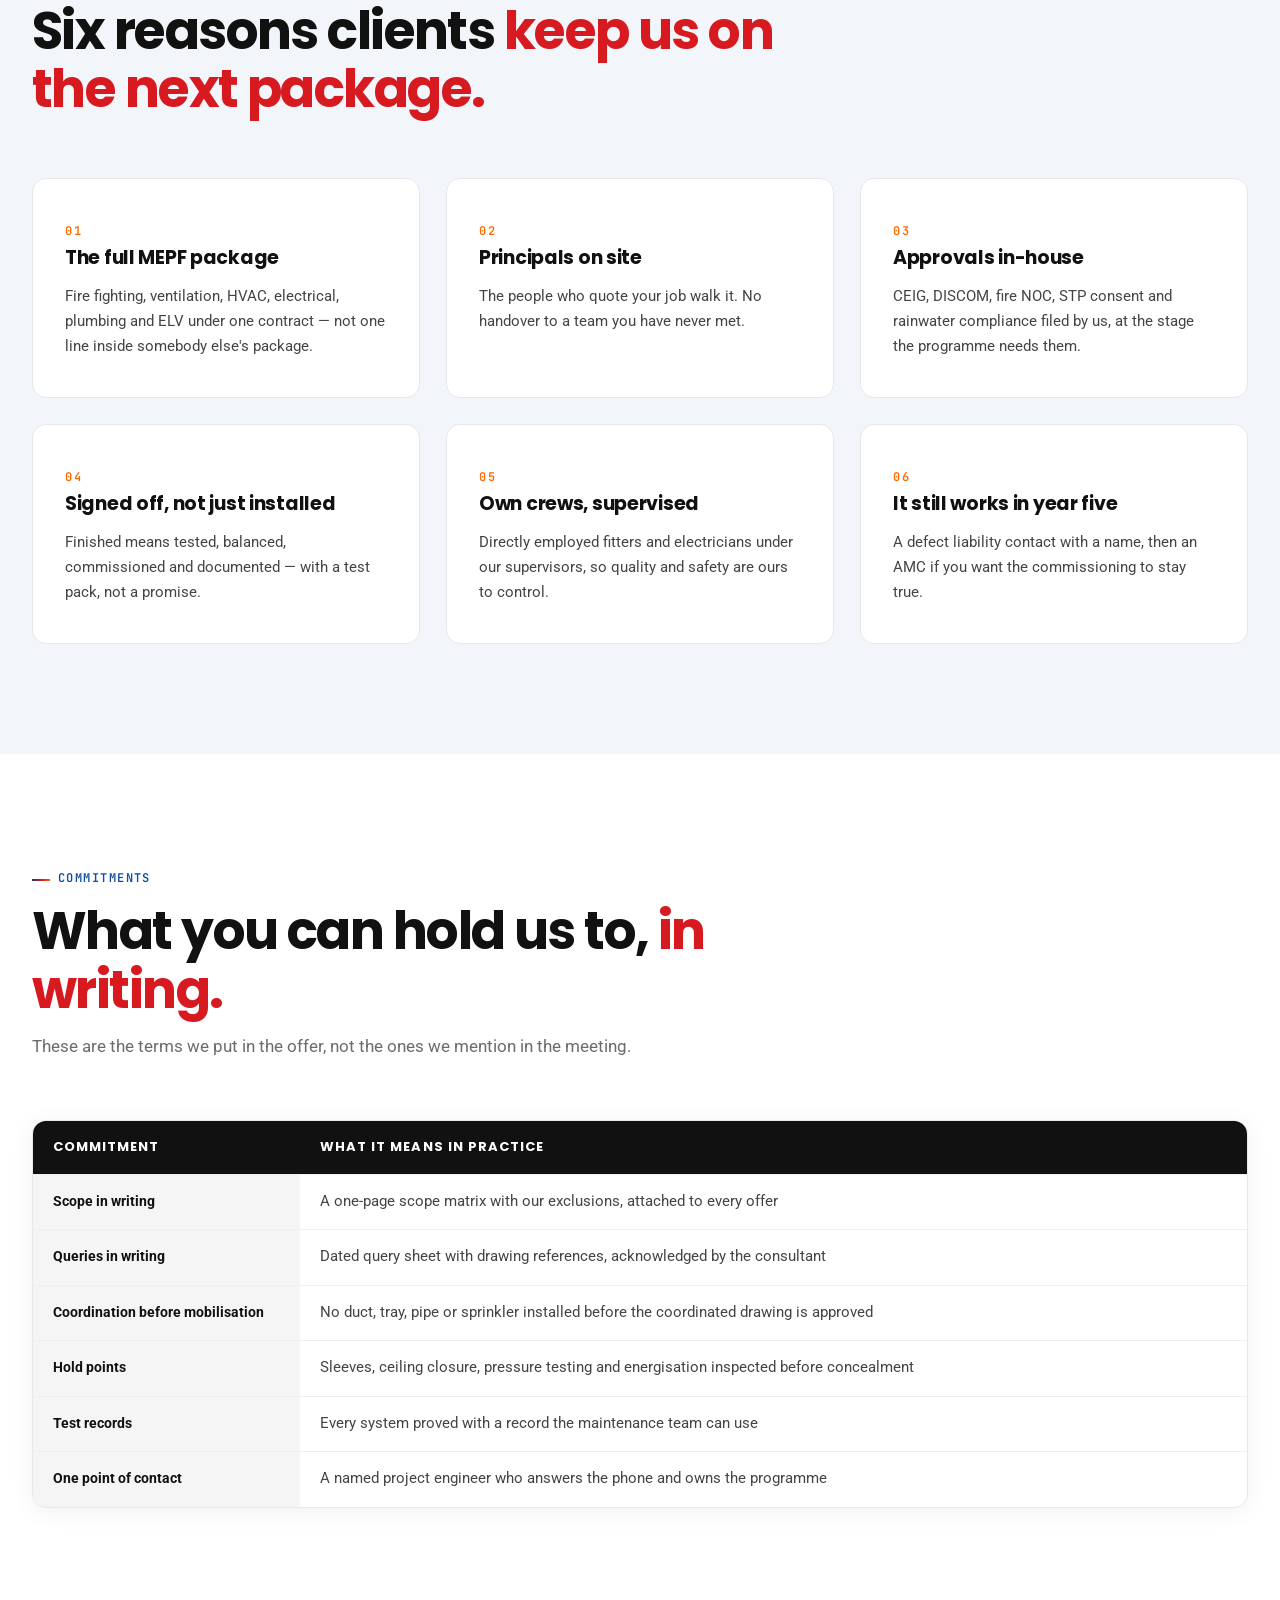
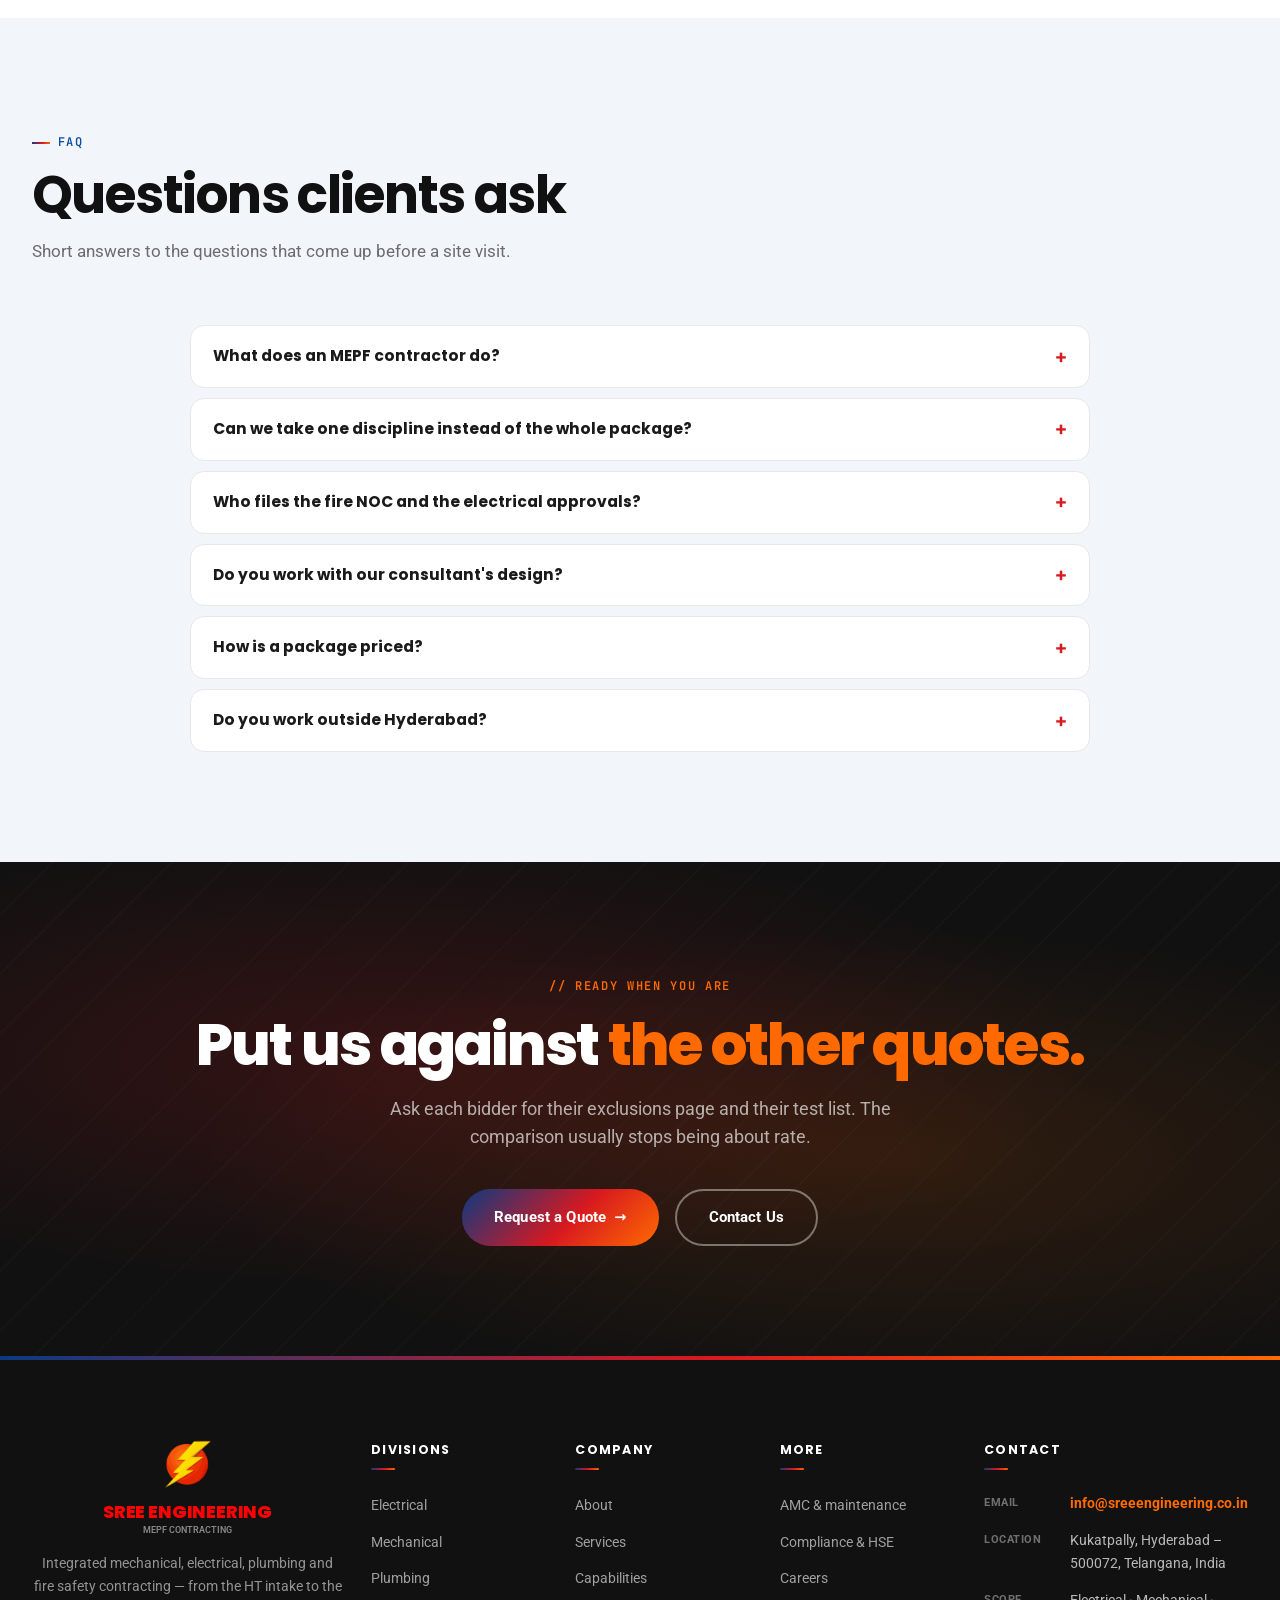
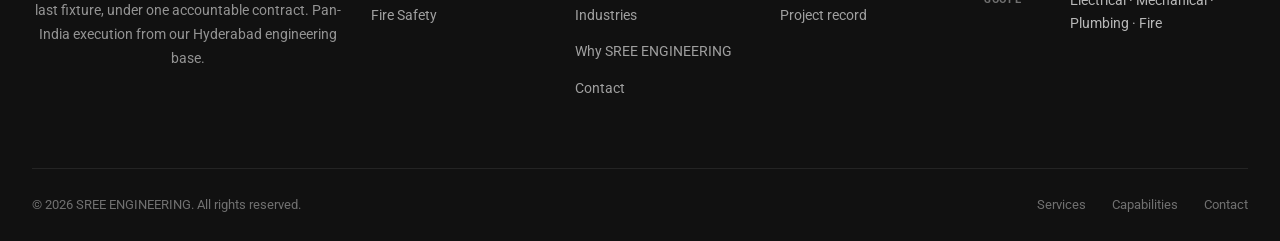
<file: why-sree.html>
<!DOCTYPE html>
<html lang="en-IN">
<head>
<meta charset="utf-8">
<meta name="viewport" content="width=device-width,initial-scale=1">
<title>Why SREE ENGINEERING | One Accountable MEPF Contractor</title>
<meta name="description" content="Why clients appoint SREE ENGINEERING: one accountable contract across four divisions, field-rooted engineering, compliance by default, and documentation that survives handover.">
<meta name="theme-color" content="#111111">
<meta property="og:title" content="Why SREE ENGINEERING | One Accountable MEPF Contractor">
<meta property="og:description" content="Why clients appoint SREE ENGINEERING: one accountable contract across four divisions, field-rooted engineering, compliance by default, and documentation that survives handover.">
<meta property="og:type" content="website">
<meta property="og:image" content="assets/img/theirs-1.jpg">
<link rel="icon" href="assets/logo.png">
<link rel="preconnect" href="https://fonts.googleapis.com">
<link rel="preconnect" href="https://fonts.gstatic.com" crossorigin>
<link href="https://fonts.googleapis.com/css2?family=Poppins:wght@300;400;500;600;700;800&family=Roboto:wght@300;400;500;700&family=JetBrains+Mono:wght@400;500;600&display=swap" rel="stylesheet">
<link rel="stylesheet" href="assets/style.css">
<link rel="stylesheet" href="assets/mepf.css">
</head>
<body>

<div class="topbar">
  <div class="wrap">
    <span class="hide-m">Integrated MEPF Contracting Company</span>
    <span class="em">info@sreeengineering.co.in</span>
  </div>
</div>
<header class="nav" id="nav">
  <div class="wrap nav-inner">
    <a aria-label='SREE ENGINEERING home' class='brand' href='index.html'>
      <img src="assets/logo.png" alt="SREE ENGINEERING logo" class="brand-mark">
      <span class="brand-text"><span class="brand-name">SREE ENGINEERING</span><span class="brand-tag">MEPF Contracting</span></span>
    </a>
    <div class="nav-right">
      <nav class="nav-links" aria-label="Primary"><a href="index.html">Home</a><a href="about.html">About</a><a href="services.html">Services</a><a href="projects.html">Projects</a><a href="capabilities.html">Capabilities</a><a href="industries.html">Industries</a><a class="active" href="why-sree.html">Why SREE</a><a href="contact.html">Contact</a></nav>
      <button class="burger" id="burger" aria-label="Open menu"><span></span><span></span><span></span></button>
    </div>
  </div>
</header>
<div class="mobile-menu" id="mobileMenu"><a href="index.html">Home</a><a href="about.html">About</a><a href="services.html">Services</a><a href="projects.html">Projects</a><a href="capabilities.html">Capabilities</a><a href="industries.html">Industries</a><a class="active" href="why-sree.html">Why SREE</a><a href="contact.html">Contact</a></div>
<section class="page-hero">
  <div class="page-hero-img"><img src="assets/img/theirs-1.jpg" alt=""></div>
  <div class="wrap">
    <div class="crumb"><a href="index.html">Home</a></div>
    <h1>One contractor. Six disciplines. <span class="r">No gaps between vendors.</span></h1>
    <p>What a client is really buying when they appoint one MEPF contractor &mdash; and what you can hold us to when the programme slips.</p>
  </div>
</section><section class="section">
  <div class="wrap">
    <div class="section-head reveal">
      <span class="eyebrow">The case</span>
      <h2>Why one contract <span class="r">beats five.</span></h2>
      <p>Five vendors means five programmes, five sets of exclusions, five claims files, and a consultant coordinating trades that the contractor should have coordinated.</p>
    </div>
    <div class="compare-wrap reveal"><table class="compare"><thead><tr><th>With five vendors</th><th>With one MEPF contract</th></tr></thead><tbody><tr><td>Each trade blames the ceiling level set by another</td><td>Levels resolved on our drawing before installation</td></tr><tr><td>Sleeves and cut-outs become a variation on every trade</td><td>Owned in one scope, priced once</td></tr><tr><td>Testing power, water and scaffolding billed five times</td><td>Priced once, planned once</td></tr><tr><td>Interface defects found at commissioning</td><td>Interface tested at every hold point</td></tr><tr><td>Five sets of as-builts that disagree</td><td>One coordinated as-built set</td></tr><tr><td>Fire NOC delayed by somebody else's pump room</td><td>Pump room, tank and panel are ours</td></tr></tbody></table></div>
  </div>
</section><section class="section grey">
  <div class="wrap">
    <div class="section-head reveal">
      <span class="eyebrow">Differentiators</span>
      <h2>Six reasons clients <span class="r">keep us on the next package.</span></h2>
      <p></p>
    </div>
    <div class="why-grid "><div class="why-card reveal"><span class="num">01</span><h3>The full MEPF package</h3><p>Fire fighting, ventilation, HVAC, electrical, plumbing and ELV under one contract &mdash; not one line inside somebody else's package.</p></div><div class="why-card reveal" data-d="1"><span class="num">02</span><h3>Principals on site</h3><p>The people who quote your job walk it. No handover to a team you have never met.</p></div><div class="why-card reveal" data-d="2"><span class="num">03</span><h3>Approvals in-house</h3><p>CEIG, DISCOM, fire NOC, STP consent and rainwater compliance filed by us, at the stage the programme needs them.</p></div><div class="why-card reveal" data-d="3"><span class="num">04</span><h3>Signed off, not just installed</h3><p>Finished means tested, balanced, commissioned and documented &mdash; with a test pack, not a promise.</p></div><div class="why-card reveal" data-d="0"><span class="num">05</span><h3>Own crews, supervised</h3><p>Directly employed fitters and electricians under our supervisors, so quality and safety are ours to control.</p></div><div class="why-card reveal" data-d="1"><span class="num">06</span><h3>It still works in year five</h3><p>A defect liability contact with a name, then an AMC if you want the commissioning to stay true.</p></div></div>
  </div>
</section><section class="section">
  <div class="wrap">
    <div class="section-head reveal">
      <span class="eyebrow">Commitments</span>
      <h2>What you can hold us to, <span class="r">in writing.</span></h2>
      <p>These are the terms we put in the offer, not the ones we mention in the meeting.</p>
    </div>
    <div class="compare-wrap reveal"><table class="compare"><thead><tr><th>Commitment</th><th>What it means in practice</th></tr></thead><tbody><tr><td>Scope in writing</td><td>A one-page scope matrix with our exclusions, attached to every offer</td></tr><tr><td>Queries in writing</td><td>Dated query sheet with drawing references, acknowledged by the consultant</td></tr><tr><td>Coordination before mobilisation</td><td>No duct, tray, pipe or sprinkler installed before the coordinated drawing is approved</td></tr><tr><td>Hold points</td><td>Sleeves, ceiling closure, pressure testing and energisation inspected before concealment</td></tr><tr><td>Test records</td><td>Every system proved with a record the maintenance team can use</td></tr><tr><td>One point of contact</td><td>A named project engineer who answers the phone and owns the programme</td></tr></tbody></table></div>
  </div>
</section><section class="section grey">
  <div class="wrap">
    <div class="section-head reveal"><span class="eyebrow">FAQ</span>
      <h2>Questions clients ask</h2><p>Short answers to the questions that come up before a site visit.</p></div>
    <div class="faq-wrap reveal"><details class="faq-item"><summary>What does an MEPF contractor do?</summary><div class="faq-a">An MEPF contractor designs the coordination, installs, tests and commissions a building's mechanical, electrical, plumbing and fire systems, and hands over the documentation that proves they work. At SREE ENGINEERING that covers fire fighting and life safety, HVAC and basement ventilation, electrical and substations, plumbing and public health, and ELV and BMS.</div></details><details class="faq-item"><summary>Can we take one discipline instead of the whole package?</summary><div class="faq-a">Yes. Most clients start with one discipline &mdash; usually electrical or fire, where a failed inspection has a consequence &mdash; and extend to the full package once the working relationship is proven.</div></details><details class="faq-item"><summary>Who files the fire NOC and the electrical approvals?</summary><div class="faq-a">We do. CEIG drawing approval and pre-energisation inspection, DISCOM connection and metering, fire NOC at provisional and occupancy stage, STP consent and rainwater compliance all sit in our scope.</div></details><details class="faq-item"><summary>Do you work with our consultant's design?</summary><div class="faq-a">Yes. We coordinate with the consultant's drawings and issue shop and coordinated services drawings for approval. Where the design is missing or incomplete, we say so before award rather than discovering it on site.</div></details><details class="faq-item"><summary>How is a package priced?</summary><div class="faq-a">Take-off from the drawings, three vendor quotes on approved makes, labour costed from our own muster data, and overheads and margin shown separately. Every offer carries a scope matrix and an exclusions page.</div></details><details class="faq-item"><summary>Do you work outside Hyderabad?</summary><div class="faq-a">Execution is pan-India from our Hyderabad base. Each state has its own licensing and fire NOC route, and we plan for that at proposal stage.</div></details></div>
  </div>
</section><section class="cta-band">
  <div class="wrap cta-inner">
    <span class="eyebrow-c reveal">// READY WHEN YOU ARE</span>
    <h2 class="reveal" data-d="1">Put us against <span class="o">the other quotes.</span></h2>
    <p class="reveal" data-d="2">Ask each bidder for their exclusions page and their test list. The comparison usually stops being about rate.</p>
    <div class="cta-actions reveal" data-d="3">
      <a class='btn btn-primary' href='contact.html'>Request a Quote <span class="arr">&rarr;</span></a>
      <a class='btn btn-outline' href='contact.html' style='border-color:rgba(255,255,255,.4);color:#fff;'>Contact Us</a>
    </div>
  </div>
</section>
<footer>
  <div class="wrap">
    <div class="foot-grid">
      <div class="foot-brand">
        <img src="assets/logo.png" alt="SREE ENGINEERING logo" class="brand-mark">
        <span class="bn-wrap"><span class="bn">SREE ENGINEERING</span><span class="bt">MEPF Contracting</span></span>
        <p>Integrated mechanical, electrical, plumbing and fire safety contracting &mdash; from the HT intake to the last
        fixture, under one accountable contract. Pan-India execution from our Hyderabad engineering base.</p>
      </div>
      <div class="foot-col">
        <h5>Divisions</h5>
        <ul><li><a href="electrical.html">Electrical</a></li><li><a href="mechanical.html">Mechanical</a></li><li><a href="plumbing.html">Plumbing</a></li><li><a href="fire.html">Fire Safety</a></li></ul>
      </div>
      <div class="foot-col">
        <h5>Company</h5>
        <ul>
          <li><a href="about.html">About</a></li>
          <li><a href="services.html">Services</a></li>
          <li><a href="capabilities.html">Capabilities</a></li>
          <li><a href="industries.html">Industries</a></li>
          <li><a href="why-sree.html">Why SREE ENGINEERING</a></li>
          <li><a href="contact.html">Contact</a></li>
        </ul>
      </div>
      <div class="foot-col">
        <h5>More</h5>
        <ul>
          <li><a href="amc.html">AMC &amp; maintenance</a></li>
          <li><a href="compliance.html">Compliance &amp; HSE</a></li>
          <li><a href="careers.html">Careers</a></li>
          <li><a href="projects.html">Project record</a></li>
        </ul>
      </div>
      <div class="foot-col foot-contact">
        <h5>Contact</h5>
        <div class="row"><span class="k">Email</span><span class="v"><a href="mailto:info@sreeengineering.co.in">info@sreeengineering.co.in</a></span></div>
        <div class="row"><span class="k">Location</span><span class="v">Kukatpally, Hyderabad &ndash; 500072, Telangana, India</span></div>
        <div class="row"><span class="k">Scope</span><span class="v">Electrical &middot; Mechanical &middot; Plumbing &middot; Fire</span></div>
      </div>
    </div>
    <div class="foot-bottom">
      <span>&copy; <span id="yr">2026</span> SREE ENGINEERING. All rights reserved.</span>
      <span class="lnks"><a href="services.html">Services</a><a href="capabilities.html">Capabilities</a><a href="contact.html">Contact</a></span>
    </div>
  </div>
</footer>
<script src="assets/main.js"></script>
</body>
</html>
</file>
<file: assets/style.css>
:root{
  --white:#FFFFFF;--grey:#F5F5F5;--grey2:#EFEFEF;--grey3:#E8E8E8;
  --charcoal:#111111;--text:#1a1a1a;--text2:#444448;--dim:#6b6b70;--faint:#9a9aa0;
  --red:#D71920;--red-dark:#B0151B;--red-bright:#E5252D;--red-soft:rgba(215,25,32,.08);--red-glow:rgba(215,25,32,.25);
  --blue:#0E4DA4;--blue-dark:#0A3A82;--blue-bright:#3B82F6;--blue-soft:rgba(14,77,164,.08);--blue-glow:rgba(14,77,164,.3);
  --orange:#FF6A00;--orange-dark:#E55F00;--orange-soft:rgba(255,106,0,.08);--orange-glow:rgba(255,106,0,.3);
  --grad:linear-gradient(135deg,#0A3A82 0%,#D71920 55%,#FF6A00 100%);
  --grad-red:linear-gradient(135deg,#FF3030,#D71920);
  --font-d:'Poppins',system-ui,sans-serif;
  --font-b:'Roboto',system-ui,sans-serif;
  --font-m:'JetBrains Mono',monospace;
  --maxw:1280px;
  --r:14px;
  --ease:cubic-bezier(.22,1,.36,1);
  --shadow:0 4px 24px rgba(0,0,0,.06);
  --shadow-lg:0 16px 48px rgba(0,0,0,.10);
}
*,*::before,*::after{margin:0;padding:0;box-sizing:border-box}
html{scroll-behavior:smooth;font-size:16px}
body{font-family:var(--font-b);background:var(--white);color:var(--text);line-height:1.6;-webkit-font-smoothing:antialiased;overflow-x:hidden}
a{color:inherit;text-decoration:none}
img{display:block;max-width:100%;height:auto}
.wrap{max-width:var(--maxw);margin:0 auto;padding:0 32px}
@media(max-width:640px){.wrap{padding:0 20px}}
::selection{background:var(--orange);color:#fff}

/* ============ TOP BAR ============ */
.topbar{background:var(--charcoal);color:#fff;font-size:12.5px;padding:8px 0}
.topbar .wrap{display:flex;justify-content:space-between;align-items:center;gap:16px}
.topbar span{color:rgba(255,255,255,.75)}
.topbar .em{color:var(--orange);font-weight:600}
@media(max-width:700px){.topbar .hide-m{display:none}}

/* ============ NAV ============ */
.nav{position:sticky;top:0;z-index:1000;background:rgba(255,255,255,.92);backdrop-filter:blur(16px);-webkit-backdrop-filter:blur(16px);border-bottom:1px solid var(--grey3);transition:box-shadow .3s}
.nav.scrolled{box-shadow:var(--shadow)}
.nav-inner{display:flex;align-items:center;justify-content:space-between;height:88px}
.brand{display:flex;align-items:center;gap:14px}
.brand-mark{height:56px;width:auto}
.brand-text{display:flex;flex-direction:column;line-height:1.08}
.brand-name{font-family:var(--font-d);font-weight:800;font-size:38px;letter-spacing:-.02em;color:#FF0000;white-space:nowrap}
.brand-tag{font-size:12px;color:var(--dim);letter-spacing:.28em;text-transform:uppercase;font-weight:600;white-space:nowrap;text-align:center;line-height:1.3;margin-top:4px}
.nav-links{display:flex;gap:6px;align-items:center}
.nav-links a{font-size:14px;font-weight:600;color:var(--text2);padding:8px 14px;border-radius:8px;transition:all .25s var(--ease);position:relative}
.nav-links a:hover{color:var(--charcoal);background:var(--grey)}
.nav-links a.active{color:var(--red)}
.nav-links a.active::after{content:'';position:absolute;bottom:-2px;left:14px;right:14px;height:2.5px;background:linear-gradient(135deg,var(--red),var(--orange));border-radius:2px}
.nav-cta{font-size:13.5px;font-weight:700;padding:10px 22px;border-radius:100px;background:var(--grad);color:#fff;transition:all .3s var(--ease);white-space:nowrap}
.nav-cta:hover{box-shadow:0 6px 24px var(--red-glow);transform:translateY(-1px)}
.burger{display:none;flex-direction:column;gap:5px;background:none;border:none;cursor:pointer;padding:8px}
.burger span{width:24px;height:2.5px;background:var(--charcoal);border-radius:2px;transition:all .3s}
.burger.open span:nth-child(1){transform:rotate(45deg) translate(5px,5px)}
.burger.open span:nth-child(2){opacity:0}
.burger.open span:nth-child(3){transform:rotate(-45deg) translate(7px,-7px)}
@media(max-width:1060px){.nav-links,.nav-cta{display:none}.burger{display:flex}}
.mobile-menu{position:fixed;top:88px;left:0;right:0;z-index:999;background:#fff;border-bottom:1px solid var(--grey3);box-shadow:var(--shadow-lg);display:flex;flex-direction:column;padding:12px 32px 20px;gap:2px;transform:translateY(-130%);transition:transform .35s var(--ease)}
.mobile-menu.open{transform:translateY(0)}
.mobile-menu a{padding:13px 8px;font-size:15.5px;font-weight:600;border-bottom:1px solid var(--grey);color:var(--text)}
.mobile-menu a.active{color:var(--red)}
.mobile-menu a:last-of-type{border:none}

/* ============ HERO ============ */
.hero{position:relative;min-height:92vh;display:flex;align-items:center;overflow:hidden;background:var(--charcoal)}
.hero-img{position:absolute;inset:0;z-index:0}
.hero-img img{width:100%;height:100%;object-fit:cover}
.hero-overlay{position:absolute;inset:0;z-index:1;background:linear-gradient(100deg,rgba(12,12,15,.92) 0%,rgba(12,12,15,.78) 34%,rgba(15,15,18,.38) 62%,rgba(15,15,18,.06) 100%)}
.hero-content{position:relative;z-index:2;padding:100px 0 80px}
.hero-kicker{display:inline-flex;align-items:center;gap:10px;padding:8px 18px;border-radius:100px;background:rgba(215,25,32,.20);border:1px solid rgba(255,106,0,.45);font-size:12px;font-weight:700;letter-spacing:.06em;text-transform:uppercase;color:var(--orange);margin-bottom:26px}
.hero-kicker .dot{width:8px;height:8px;border-radius:50%;background:var(--orange);animation:pulse 2s infinite}
@keyframes pulse{0%,100%{box-shadow:0 0 0 0 var(--orange-glow)}50%{box-shadow:0 0 0 8px transparent}}
.hero h1{font-family:var(--font-d);font-weight:800;font-size:clamp(40px,6.5vw,86px);line-height:1.0;letter-spacing:-.04em;background:linear-gradient(135deg,#FF4545,#FF0000);-webkit-background-clip:text;background-clip:text;-webkit-text-fill-color:transparent;color:#FF0000;margin-bottom:8px;text-shadow:0 2px 30px rgba(255,0,0,.28)}
.hero h1 .grad{background:var(--grad);-webkit-background-clip:text;background-clip:text;-webkit-text-fill-color:transparent}
.hero .sub{font-family:var(--font-d);font-weight:600;font-size:clamp(17px,2.4vw,26px);color:#FFE9CF;margin-bottom:10px;letter-spacing:-.01em;text-shadow:0 1px 4px rgba(0,0,0,.45)}
.hero .sub b{color:var(--orange);font-weight:700}
.hero .tag{font-family:var(--font-m);font-size:13px;color:#FFC46B;margin-bottom:28px;letter-spacing:.02em;text-shadow:0 1px 4px rgba(0,0,0,.45)}
.hero .desc{font-size:16.5px;color:#F5EDE4;max-width:560px;line-height:1.75;margin-bottom:38px;text-shadow:0 1px 4px rgba(0,0,0,.45)}
.hero-cta{display:flex;gap:14px;flex-wrap:wrap}
.btn{display:inline-flex;align-items:center;gap:8px;font-size:14.5px;font-weight:700;padding:15px 32px;border-radius:100px;cursor:pointer;border:none;transition:all .3s var(--ease);font-family:var(--font-b);letter-spacing:.01em}
.btn-primary{background:var(--grad);color:#fff}
.hero .btn-primary{background:linear-gradient(135deg,var(--red),var(--orange))}
.btn-primary:hover{box-shadow:0 10px 32px var(--red-glow);transform:translateY(-2px)}
.btn-outline{background:transparent;color:var(--charcoal);border:2px solid var(--charcoal)}
.hero .btn-outline{background:transparent;color:#fff;border:2px solid rgba(255,255,255,.35)}
.hero .btn-outline:hover{border-color:var(--orange);color:var(--orange)}
.btn-outline:hover{border-color:var(--red);color:var(--red);transform:translateY(-2px)}
.btn .arr{transition:transform .3s var(--ease)}
.btn:hover .arr{transform:translateX(4px)}
.hero-stats{display:flex;gap:44px;margin-top:56px;flex-wrap:wrap}
.hero-stat .v{font-family:var(--font-d);font-size:clamp(26px,3.5vw,40px);font-weight:800;letter-spacing:-.02em;background:var(--grad);-webkit-background-clip:text;background-clip:text;-webkit-text-fill-color:transparent}
.hero .hero-stat .v{background:none;-webkit-text-fill-color:currentColor;color:var(--orange)}
.hero-stat .l{font-size:12px;color:#EDE3D8;text-transform:uppercase;letter-spacing:.06em;font-weight:600;margin-top:2px}
@media(max-width:700px){.hero-stats{gap:28px}}

/* ============ SECTIONS ============ */
.section{padding:110px 0}
.section.grey{background:#F2F5FA}
.eyebrow{font-family:var(--font-m);font-size:12px;font-weight:600;letter-spacing:.12em;text-transform:uppercase;color:var(--blue);display:inline-block;margin-bottom:14px;position:relative;padding-left:26px}
.eyebrow::before{content:'';position:absolute;left:0;top:50%;width:18px;height:2px;background:var(--grad)}
.eyebrow.center{padding-left:0;padding-bottom:0}
.eyebrow.center::before{display:none}
.section-head{margin-bottom:60px}
.section-head.center{text-align:center}
.section-head h2{font-family:var(--font-d);font-weight:700;font-size:clamp(30px,4.5vw,52px);line-height:1.12;letter-spacing:-.03em;color:var(--charcoal);max-width:820px}
.section-head.center h2{margin:0 auto 16px}
.section-head p{font-size:17px;color:var(--dim);max-width:640px;margin-top:14px}
.section-head.center p{margin-left:auto;margin-right:auto}
.section-head h2 .r{color:var(--red)}
.section-head h2 .o{color:var(--orange)}

/* ============ CREDIBILITY STRIP ============ */
.cred{background:var(--charcoal);padding:56px 0;position:relative;overflow:hidden}
.cred::before{content:'';position:absolute;inset:0;background:radial-gradient(circle at 20% 50%,rgba(14,77,164,.16),transparent 55%),radial-gradient(circle at 50% 50%,rgba(255,106,0,.10),transparent 55%),radial-gradient(circle at 80% 50%,rgba(215,25,32,.10),transparent 55%)}
.cred-grid{display:grid;grid-template-columns:repeat(4,1fr);gap:20px;position:relative;z-index:1}
@media(max-width:980px){.cred-grid{grid-template-columns:repeat(2,1fr)}}
@media(max-width:600px){.cred-grid{grid-template-columns:1fr}}
.cred-item{text-align:center;padding:28px 20px;border-radius:var(--r);background:rgba(255,255,255,.04);border:1px solid rgba(255,255,255,.08);transition:all .35s var(--ease)}
.cred-item:hover{background:rgba(255,255,255,.07);border-color:rgba(255,106,0,.4);transform:translateY(-4px)}
.cred-item .ic{display:inline-flex;width:52px;height:52px;border-radius:14px;background:var(--grad);color:#fff;align-items:center;justify-content:center;margin-bottom:16px;box-shadow:0 6px 20px var(--red-glow)}
.cred-item h4{font-family:var(--font-d);font-size:17px;font-weight:700;color:#fff;margin-bottom:6px;letter-spacing:-.01em}
.cred-item p{font-size:13px;color:rgba(255,255,255,.6);line-height:1.5}

/* ============ ABOUT ============ */
.about-grid{display:grid;grid-template-columns:1.05fr .95fr;gap:72px;align-items:center}
@media(max-width:980px){.about-grid{grid-template-columns:1fr;gap:44px}}
.about-body h2{font-family:var(--font-d);font-weight:700;font-size:clamp(28px,4vw,46px);line-height:1.14;letter-spacing:-.028em;color:var(--charcoal);margin:16px 0 26px}
.about-body h2 .r{color:var(--red)}
.about-body .lead{font-size:18px;font-weight:600;color:var(--text);margin-bottom:18px;line-height:1.55}
.about-body p{color:var(--text2);margin-bottom:16px;font-size:15.5px;line-height:1.75}
.about-checks{list-style:none;margin:26px 0 30px}
.about-checks li{padding:9px 0 9px 30px;position:relative;font-size:15px;font-weight:600;color:var(--text)}
.about-checks li::before{content:'';position:absolute;left:0;top:14px;width:18px;height:18px;border-radius:50%;background:var(--red-soft)}
.about-checks li::after{content:'';position:absolute;left:5px;top:19px;width:8px;height:4px;border-left:2px solid var(--red);border-bottom:2px solid var(--red);transform:rotate(-45deg)}
.about-link{color:var(--red);font-weight:700;font-size:15px}
.about-link:hover{color:var(--orange)}
.about-media{position:relative}
.about-media .frame{position:relative;border-radius:var(--r);overflow:hidden;box-shadow:var(--shadow-lg)}
.about-media .frame img{width:100%;height:520px;object-fit:cover}
.about-media .frame::after{content:'';position:absolute;inset:0;background:linear-gradient(180deg,transparent 50%,rgba(17,17,17,.55));pointer-events:none}
.about-media .badge{position:absolute;top:22px;left:22px;z-index:2;font-family:var(--font-m);font-size:11px;font-weight:600;letter-spacing:.1em;padding:8px 16px;border-radius:100px;background:var(--grad);color:#fff;box-shadow:0 4px 16px var(--red-glow)}
.about-media .exp{position:absolute;bottom:-28px;right:-18px;z-index:3;background:#fff;border-radius:var(--r);box-shadow:var(--shadow-lg);padding:26px 30px;text-align:center;min-width:170px}
.about-media .exp .n{font-family:var(--font-d);font-size:44px;font-weight:800;letter-spacing:-.03em;background:var(--grad);-webkit-background-clip:text;background-clip:text;-webkit-text-fill-color:transparent;line-height:1}
.about-media .exp .t{font-size:11.5px;color:var(--dim);font-weight:700;text-transform:uppercase;letter-spacing:.05em;margin-top:6px;line-height:1.4}
@media(max-width:980px){.about-media .exp{bottom:-22px;right:12px}.about-media .frame img{height:420px}}

/* ============ SERVICES ============ */
.svc-grid{display:grid;grid-template-columns:repeat(3,1fr);gap:26px}
@media(max-width:980px){.svc-grid{grid-template-columns:repeat(2,1fr)}}
@media(max-width:640px){.svc-grid{grid-template-columns:1fr}}
.svc-card{background:#fff;border:1px solid var(--grey3);border-radius:var(--r);overflow:hidden;transition:all .4s var(--ease);display:flex;flex-direction:column}
.svc-card:hover{transform:translateY(-8px);box-shadow:var(--shadow-lg);border-color:transparent}
.svc-img{height:210px;overflow:hidden;position:relative}
.svc-img img{width:100%;height:100%;object-fit:cover;transition:transform .7s var(--ease)}
.svc-card:hover .svc-img img{transform:scale(1.08)}
.svc-img .n{position:absolute;top:16px;left:16px;z-index:2;font-family:var(--font-m);font-size:11px;font-weight:600;letter-spacing:.1em;padding:6px 14px;border-radius:100px;background:rgba(255,255,255,.92);color:var(--red);backdrop-filter:blur(8px)}
.svc-body{padding:26px;flex:1;display:flex;flex-direction:column;border-top:3px solid transparent;transition:border-color .3s}
.svc-card:hover .svc-body{border-top-color:var(--orange)}
.svc-body h3{font-family:var(--font-d);font-size:19px;font-weight:700;color:var(--charcoal);margin-bottom:14px;letter-spacing:-.015em}
.svc-body ul{list-style:none;flex:1}
.svc-body ul li{font-size:13.8px;color:var(--text2);padding:5.5px 0 5.5px 20px;position:relative;line-height:1.45}
.svc-body ul li::before{content:'';position:absolute;left:0;top:12px;width:9px;height:2px;background:var(--grad)}
.svc-more{display:flex;align-items:center;gap:6px;font-size:13px;font-weight:700;color:var(--red);margin-top:16px;padding-top:16px;border-top:1px solid var(--grey)}
.svc-more:hover{color:var(--orange)}

/* ============ CAPABILITY RAIL ============ */
.cap-section{background:var(--charcoal);position:relative;overflow:hidden;padding:110px 0}
.cap-section::before{content:'';position:absolute;inset:0;background:radial-gradient(ellipse at 25% 0%,rgba(14,77,164,.16),transparent 60%),radial-gradient(ellipse at 75% 0%,rgba(215,25,32,.14),transparent 60%),radial-gradient(ellipse at 50% 100%,rgba(255,106,0,.10),transparent 60%)}
.cap-rail{display:flex;align-items:stretch;justify-content:center;flex-wrap:wrap;gap:0;position:relative;z-index:1;margin-bottom:20px}
.cap-node{display:flex;flex-direction:column;align-items:center;gap:8px;padding:30px 34px;background:rgba(255,255,255,.05);border:1px solid rgba(255,255,255,.1);border-radius:var(--r);transition:all .35s var(--ease);min-width:130px}
.cap-node:hover{background:rgba(255,255,255,.1);border-color:rgba(255,106,0,.5);transform:translateY(-6px);box-shadow:0 12px 36px rgba(0,0,0,.3)}
.cap-node .kv{font-family:var(--font-d);font-weight:800;font-size:30px;letter-spacing:-.02em;background:linear-gradient(135deg,#FF6A00,#D71920);-webkit-background-clip:text;background-clip:text;-webkit-text-fill-color:transparent}
.cap-node .lbl{font-size:11.5px;color:rgba(255,255,255,.55);text-transform:uppercase;letter-spacing:.08em;font-weight:600}
.cap-arrow{display:flex;align-items:center;justify-content:center;padding:0 12px;color:rgba(255,255,255,.3);font-size:22px;animation:flowArrow 2.5s infinite}
.cap-arrow:nth-child(odd){animation-delay:.5s}
.cap-arrow:nth-child(3n){animation-delay:1s}
@keyframes flowArrow{0%,100%{color:rgba(255,255,255,.3);transform:translateX(0)}50%{color:var(--orange);transform:translateX(5px)}}
@media(max-width:900px){.cap-arrow{display:none}.cap-rail{gap:14px}}
.cap-note{text-align:center;color:rgba(255,255,255,.55);max-width:700px;margin:0 auto;font-size:15px;position:relative;z-index:1;line-height:1.7}
.cap-note strong{color:#fff}
.cap-note .chips{display:flex;flex-wrap:wrap;gap:10px;justify-content:center;margin-top:24px}
.cap-note .chip{font-family:var(--font-m);font-size:12px;font-weight:600;padding:7px 16px;border-radius:100px;background:rgba(255,255,255,.07);border:1px solid rgba(255,255,255,.15);color:rgba(255,255,255,.8)}
.cap-note .chip:hover{border-color:var(--orange);color:var(--orange)}

/* ============ WHY (pillars) ============ */
.why-grid{display:grid;grid-template-columns:repeat(3,1fr);gap:26px}
@media(max-width:980px){.why-grid{grid-template-columns:repeat(2,1fr)}}
@media(max-width:640px){.why-grid{grid-template-columns:1fr}}
.why-card{background:#fff;border:1px solid var(--grey3);border-radius:var(--r);padding:38px 32px;transition:all .4s var(--ease);position:relative;overflow:hidden}
.why-card::before{content:'';position:absolute;top:0;left:0;right:0;height:4px;background:var(--grad);transform:scaleX(0);transform-origin:left;transition:transform .45s var(--ease)}
.why-card:hover::before{transform:scaleX(1)}
.why-card:hover{transform:translateY(-6px);box-shadow:var(--shadow-lg);border-color:transparent}
.why-card .num{font-family:var(--font-m);font-size:12px;font-weight:600;color:var(--orange);letter-spacing:.14em;margin-bottom:18px}
.why-card .ic{width:54px;height:54px;border-radius:14px;background:var(--red-soft);color:var(--red);display:flex;align-items:center;justify-content:center;margin-bottom:20px}
.why-card h3{font-family:var(--font-d);font-size:19px;font-weight:700;color:var(--charcoal);margin-bottom:12px;letter-spacing:-.015em}
.why-card p{font-size:14.5px;color:var(--text2);line-height:1.7}

/* ============ FOUNDER EXPERIENCE ============ */
.founder-grid{display:grid;grid-template-columns:.9fr 1.1fr;gap:64px;align-items:center}
@media(max-width:980px){.founder-grid{grid-template-columns:1fr;gap:40px}}
.founder-visual{position:relative}
.founder-visual .fv{border-radius:var(--r);overflow:hidden;box-shadow:var(--shadow-lg);position:relative}
.founder-visual .fv img{width:100%;height:500px;object-fit:cover}
.founder-visual .fv::after{content:'';position:absolute;inset:0;background:linear-gradient(160deg,rgba(215,25,32,.25),transparent 55%,rgba(17,17,17,.5))}
.founder-visual .years{position:absolute;bottom:24px;left:24px;z-index:2;background:#fff;border-radius:var(--r);padding:24px 28px;box-shadow:var(--shadow-lg);display:flex;align-items:center;gap:16px}
.founder-visual .years .n{font-family:var(--font-d);font-size:42px;font-weight:800;letter-spacing:-.03em;background:var(--grad);-webkit-background-clip:text;background-clip:text;-webkit-text-fill-color:transparent;line-height:1}
.founder-visual .years .t{font-size:11px;color:var(--dim);font-weight:700;text-transform:uppercase;letter-spacing:.04em;line-height:1.5;max-width:110px}
.founder-body h2{font-family:var(--font-d);font-weight:700;font-size:clamp(28px,4vw,44px);line-height:1.14;letter-spacing:-.028em;color:var(--charcoal);margin:16px 0 22px}
.founder-body h2 .r{color:var(--red)}
.founder-body .lead{font-size:17px;font-weight:600;color:var(--text);margin-bottom:16px}
.founder-body p{color:var(--text2);margin-bottom:14px;font-size:15px;line-height:1.75}
.exp-list{display:grid;grid-template-columns:1fr 1fr;gap:12px;margin-top:28px}
@media(max-width:560px){.exp-list{grid-template-columns:1fr}}
.exp-item{display:flex;align-items:center;gap:12px;padding:14px 18px;background:var(--grey);border-radius:12px;font-size:14px;font-weight:600;color:var(--text);transition:all .3s}
.exp-item:hover{background:var(--red-soft);color:var(--red)}
.exp-item .d{width:8px;height:8px;border-radius:50%;background:var(--grad);flex-shrink:0}

/* ============ INDUSTRIES ============ */
.ind-grid{display:grid;grid-template-columns:repeat(4,1fr);gap:18px}
@media(max-width:980px){.ind-grid{grid-template-columns:repeat(3,1fr)}}
@media(max-width:700px){.ind-grid{grid-template-columns:repeat(2,1fr)}}
@media(max-width:480px){.ind-grid{grid-template-columns:1fr}}
.ind-cell{position:relative;border-radius:var(--r);overflow:hidden;aspect-ratio:4/3;display:flex;align-items:flex-end;padding:22px;transition:all .4s var(--ease);border:1px solid var(--grey3)}
.ind-cell img{position:absolute;inset:0;width:100%;height:100%;object-fit:cover;transition:transform .7s var(--ease)}
.ind-cell:hover img{transform:scale(1.1)}
.ind-cell::after{content:'';position:absolute;inset:0;background:linear-gradient(180deg,rgba(17,17,17,.05) 30%,rgba(17,17,17,.82))}
.ind-cell:hover::after{background:linear-gradient(180deg,rgba(215,25,32,.15) 30%,rgba(215,25,32,.85))}
.ind-cell .ct{position:relative;z-index:1}
.ind-cell .ct .nm{font-family:var(--font-d);font-size:15.5px;font-weight:700;color:#fff;display:block}
.ind-cell .ct .sb{font-size:11px;color:rgba(255,255,255,.7);display:block;margin-top:3px}
.ind-cell .ct .ic{position:absolute;top:18px;right:18px;width:36px;height:36px;border-radius:10px;background:rgba(255,255,255,.15);backdrop-filter:blur(8px);display:flex;align-items:center;justify-content:center;color:#fff;opacity:0;transition:opacity .3s}
.ind-cell:hover .ct .ic{opacity:1}

/* ============ LICENSE ============ */
.lic-band{position:relative;padding:100px 0;background:var(--grey);overflow:hidden}
.lic-band::before{content:'';position:absolute;right:-100px;top:50%;transform:translateY(-50%);width:480px;height:480px;border-radius:50%;background:radial-gradient(circle,var(--orange-soft),transparent 70%)}
.lic-grid{display:grid;grid-template-columns:1fr 1fr;gap:60px;align-items:center;position:relative;z-index:1}
@media(max-width:980px){.lic-grid{grid-template-columns:1fr;gap:40px}}
.lic-body h2{font-family:var(--font-d);font-weight:700;font-size:clamp(28px,4vw,46px);line-height:1.14;letter-spacing:-.028em;color:var(--charcoal);margin:16px 0 24px}
.lic-body h2 .r{color:var(--red)}
.lic-body p{color:var(--text2);margin-bottom:14px;font-size:15px;line-height:1.75}
.lic-card{background:#fff;border:1px solid var(--grey3);border-radius:var(--r);padding:44px 40px;box-shadow:var(--shadow-lg);text-align:center;position:relative;overflow:hidden;transition:all .4s}
.lic-card:hover{transform:translateY(-6px)}
.lic-card::before{content:'';position:absolute;top:0;left:0;right:0;height:5px;background:var(--grad)}
.lic-card .shield{width:80px;height:80px;border-radius:22px;background:var(--grad);display:inline-flex;align-items:center;justify-content:center;color:#fff;margin-bottom:22px;box-shadow:0 10px 30px var(--red-glow)}
.lic-card h3{font-family:var(--font-d);font-size:21px;font-weight:800;color:var(--charcoal);letter-spacing:-.02em;margin-bottom:10px}
.lic-card .cls{font-family:var(--font-m);font-size:13px;font-weight:600;color:var(--red);letter-spacing:.12em;text-transform:uppercase;margin-bottom:16px}
.lic-card p{font-size:14px;color:var(--dim);line-height:1.7;max-width:340px;margin:0 auto}

/* ============ CTA BAND ============ */
.cta-band{position:relative;padding:110px 0;overflow:hidden;background:var(--charcoal)}
.cta-band::before{content:'';position:absolute;inset:0;background:radial-gradient(ellipse at 30% 40%,rgba(215,25,32,.18),transparent 55%),radial-gradient(ellipse at 70% 60%,rgba(255,106,0,.13),transparent 55%)}
.cta-band::after{content:'';position:absolute;inset:0;background:repeating-linear-gradient(-45deg,transparent,transparent 40px,rgba(255,255,255,.014) 40px,rgba(255,255,255,.014) 42px)}
.cta-inner{position:relative;z-index:2;text-align:center}
.cta-inner .eyebrow-c{font-family:var(--font-m);font-size:12px;font-weight:600;letter-spacing:.14em;text-transform:uppercase;color:var(--orange);margin-bottom:18px;display:inline-block}
.cta-inner h2{font-family:var(--font-d);font-weight:800;font-size:clamp(32px,5vw,58px);line-height:1.08;letter-spacing:-.03em;color:#fff;margin-bottom:18px}
.cta-inner h2 .o{color:var(--orange)}
.cta-inner p{font-size:17.5px;color:rgba(255,255,255,.65);margin-bottom:38px;max-width:560px;margin-left:auto;margin-right:auto}
.cta-actions{display:flex;gap:16px;justify-content:center;flex-wrap:wrap}

/* ============ PAGE HERO (inner) ============ */
.page-hero{position:relative;padding:130px 0 70px;overflow:hidden;background:var(--white)}
.page-hero::before{content:'';position:absolute;top:-220px;right:-180px;width:560px;height:560px;border-radius:50%;background:radial-gradient(circle,var(--red-soft),transparent 70%)}
.page-hero::after{content:'';position:absolute;bottom:-260px;left:-160px;width:460px;height:460px;border-radius:50%;background:radial-gradient(circle,var(--orange-soft),transparent 70%)}
.page-hero .wrap{position:relative;z-index:1}
.page-hero .crumb{font-family:var(--font-m);font-size:12px;color:var(--dim);margin-bottom:18px;display:flex;align-items:center;gap:8px}
.page-hero .crumb a{color:var(--red);font-weight:600}
.page-hero h1{font-family:var(--font-d);font-weight:800;font-size:clamp(36px,6vw,68px);line-height:1.06;letter-spacing:-.035em;color:var(--charcoal);margin-bottom:18px}
.page-hero h1 .r{color:var(--red)}
.page-hero h1 .o{color:var(--orange)}
.page-hero p{font-size:17px;color:var(--dim);max-width:640px;line-height:1.7}

/* ============ CONTACT ============ */
.contact-grid{display:grid;grid-template-columns:1.15fr .85fr;gap:60px}
@media(max-width:980px){.contact-grid{grid-template-columns:1fr;gap:44px}}
.form-card{background:#fff;border:1px solid var(--grey3);border-radius:var(--r);padding:44px;box-shadow:var(--shadow)}
@media(max-width:640px){.form-card{padding:28px 22px}}
.form-card h3{font-family:var(--font-d);font-size:22px;font-weight:700;color:var(--charcoal);margin-bottom:6px;letter-spacing:-.02em}
.form-card .fs{font-size:14px;color:var(--dim);margin-bottom:30px}
.form-row{display:grid;grid-template-columns:1fr 1fr;gap:18px}
@media(max-width:560px){.form-row{grid-template-columns:1fr}}
.fg{display:flex;flex-direction:column;gap:7px;margin-bottom:18px}
.fg label{font-size:13px;font-weight:700;color:var(--charcoal)}
.fg label .req{color:var(--red)}
.fg input,.fg select,.fg textarea{font-family:inherit;font-size:15px;padding:13px 16px;background:var(--grey);border:1.5px solid transparent;border-radius:11px;color:var(--charcoal);transition:all .3s var(--ease);width:100%}
.fg input:focus,.fg select:focus,.fg textarea:focus{outline:none;border-color:var(--red);background:#fff;box-shadow:0 0 0 4px var(--red-soft)}
.fg textarea{resize:vertical;min-height:120px}
.contact-side{display:flex;flex-direction:column;gap:22px}
.cs-card{background:var(--grey);border-radius:var(--r);padding:30px;transition:all .35s}
.cs-card:hover{background:#fff;box-shadow:var(--shadow-lg)}
.cs-card .ic{width:48px;height:48px;border-radius:12px;background:var(--grad);color:#fff;display:flex;align-items:center;justify-content:center;margin-bottom:16px}
.cs-card h4{font-family:var(--font-d);font-size:16px;font-weight:700;color:var(--charcoal);margin-bottom:6px}
.cs-card p{font-size:14px;color:var(--dim);line-height:1.6}
.cs-card p a{color:var(--red);font-weight:700}
.cs-brand{background:var(--charcoal);border-radius:var(--r);padding:34px;text-align:center;position:relative;overflow:hidden}
.cs-brand::before{content:'';position:absolute;inset:0;background:radial-gradient(circle at 50% 0%,rgba(255,106,0,.18),transparent 65%)}
.cs-brand img{height:52px;margin:0 auto 14px;position:relative;z-index:1}
.cs-brand h4{font-family:var(--font-d);font-size:18px;font-weight:800;color:#FF0000;letter-spacing:-.01em;position:relative;z-index:1}
.cs-brand p{font-size:12px;color:rgba(255,255,255,.6);margin-top:4px;position:relative;z-index:1}

/* ============ EXPERTISE (Where our expertise applies) ============ */
.exp-grid{display:grid;grid-template-columns:repeat(3,1fr);gap:24px}
@media(max-width:980px){.exp-grid{grid-template-columns:repeat(2,1fr)}}
@media(max-width:640px){.exp-grid{grid-template-columns:1fr}}
.exp-card{position:relative;border-radius:var(--r);overflow:hidden;height:300px;transition:all .45s var(--ease)}
.exp-card img{position:absolute;inset:0;width:100%;height:100%;object-fit:cover;transition:transform .7s var(--ease)}
.exp-card:hover img{transform:scale(1.09)}
.exp-card::after{content:'';position:absolute;inset:0;background:linear-gradient(180deg,rgba(17,17,17,.02) 35%,rgba(17,17,17,.85));transition:background .4s}
.exp-card:hover::after{background:linear-gradient(180deg,rgba(215,25,32,.12) 35%,rgba(215,25,32,.82))}
.exp-card .ct{position:absolute;bottom:0;left:0;right:0;padding:24px;z-index:1}
.exp-card .ct h4{font-family:var(--font-d);font-size:18px;font-weight:700;color:#fff;letter-spacing:-.015em}
.exp-card .ct p{font-size:13px;color:rgba(255,255,255,.72);margin-top:4px;line-height:1.5}
.exp-card .ct .tg{font-family:var(--font-m);font-size:10.5px;font-weight:600;letter-spacing:.1em;color:var(--orange);text-transform:uppercase;display:block;margin-bottom:8px}

/* ============ FOOTER ============ */
footer{background:var(--charcoal);color:#fff;padding:84px 0 0;position:relative;overflow:hidden}
footer::before{content:'';position:absolute;top:0;left:0;right:0;height:4px;background:var(--grad)}
.foot-grid{display:grid;grid-template-columns:2fr 1fr 1fr 1.4fr;gap:52px;padding-bottom:56px}
@media(max-width:980px){.foot-grid{grid-template-columns:1fr 1fr;gap:36px}}
@media(max-width:600px){.foot-grid{grid-template-columns:1fr}}
.foot-brand{display:flex;flex-direction:column;align-items:center;text-align:center}
.foot-brand .brand-mark{height:48px;margin-bottom:14px}
.foot-brand .bn-wrap{display:inline-flex;flex-direction:column;max-width:100%;line-height:1.15}
.foot-brand .bn{font-family:var(--font-d);font-size:18px;font-weight:800;letter-spacing:-.01em;display:block;color:#FF0000;white-space:nowrap}
.foot-brand .bt{font-size:8.5px;color:rgba(255,255,255,.5);text-transform:uppercase;letter-spacing:0;font-weight:600;display:block;margin:3px 0 16px;white-space:nowrap;text-align:center}
.foot-brand p{font-size:14px;color:rgba(255,255,255,.55);line-height:1.7;max-width:320px;margin:0 auto}
.foot-col h5{font-family:var(--font-d);font-size:12.5px;font-weight:700;text-transform:uppercase;letter-spacing:.1em;margin-bottom:22px;color:#fff;position:relative;padding-bottom:10px}
.foot-col h5::after{content:'';position:absolute;bottom:0;left:0;width:24px;height:2.5px;background:var(--grad);border-radius:2px}
.foot-col ul{list-style:none}
.foot-col ul li{margin-bottom:11px}
.foot-col ul li a{font-size:14px;color:rgba(255,255,255,.6);transition:all .25s}
.foot-col ul li a:hover{color:var(--orange);padding-left:5px}
.foot-contact .row{display:flex;gap:14px;margin-bottom:15px}
.foot-contact .k{font-size:11px;color:rgba(255,255,255,.4);min-width:72px;font-weight:700;text-transform:uppercase;letter-spacing:.05em;padding-top:2px}
.foot-contact .v{font-size:14px;color:rgba(255,255,255,.7);line-height:1.6}
.foot-contact .v a{color:var(--orange);font-weight:700}
.foot-bottom{display:flex;justify-content:space-between;align-items:center;padding:26px 0;border-top:1px solid rgba(255,255,255,.08);font-size:13px;color:rgba(255,255,255,.4)}
.foot-bottom .lnks{display:flex;gap:26px}
.foot-bottom .lnks a{transition:color .25s}
.foot-bottom .lnks a:hover{color:var(--orange)}
@media(max-width:600px){.foot-bottom{flex-direction:column;gap:14px;text-align:center}}

/* ============ REVEAL ============ */
.reveal{opacity:0;transform:translateY(36px);transition:opacity .8s var(--ease),transform .8s var(--ease)}
.reveal.in{opacity:1;transform:translateY(0)}
.reveal[data-d="1"]{transition-delay:.1s}
.reveal[data-d="2"]{transition-delay:.2s}
.reveal[data-d="3"]{transition-delay:.3s}

/* ============ SITEMAP FOOTNOTE / UTIL ============ */
.mt0{margin-top:0!important}
.lead .r{color:#FF0000;font-weight:700}
.text-c{text-align:center}

/* ─── V6: Dark sections ─── */
.why-section{background:var(--charcoal);color:#fff}
.why-section .section-head h2{color:#fff}
.why-section .eyebrow{color:var(--orange)}
.why-section .why-card{background:rgba(255,255,255,.04);border:1px solid rgba(255,255,255,.08)}
.why-section .why-card h3{color:#fff}
.why-section .why-card p{color:rgba(255,255,255,.65)}
.why-section .why-card .ic{color:var(--blue-bright);background:rgba(59,130,246,.12)}

.lic-dark{background:linear-gradient(135deg,#1a1a1a 0%,#2a1010 100%);color:#fff}
.lic-dark .lic-body h2{color:#fff}
.lic-dark .lic-body p{color:rgba(255,255,255,.65)}
.lic-dark .eyebrow{color:var(--orange)}
.lic-dark .lic-card{background:rgba(255,255,255,.05);border:1px solid rgba(255,255,255,.1)}
.lic-dark .lic-card h3{color:#fff}
.lic-dark .lic-card p{color:rgba(255,255,255,.6)}
.lic-dark .lic-card .cls{color:var(--orange)}

.founder-dark{background:var(--charcoal);color:#fff}
.founder-dark .founder-body h2{color:#fff}
.founder-dark .founder-body p{color:rgba(255,255,255,.65)}
.founder-dark .founder-body .lead{color:rgba(255,255,255,.8)}
.founder-dark .eyebrow{color:var(--orange)}
.founder-dark .exp-item{color:rgba(255,255,255,.7)}

/* ─── V6: Better tablet/iPad responsiveness ─── */
@media(max-width:1100px){
  .nav-links{gap:18px}
  .nav-links a{font-size:13px;padding:8px 10px}
  .brand-tag{font-size:9.5px;letter-spacing:.2em}
  .brand-name{font-size:27px}
  .brand-mark{height:44px}
  .nav-inner{height:76px}
}
@media(max-width:400px){
  .brand-name{font-size:22px}
  .brand-tag{font-size:8px;letter-spacing:.17em}
  .brand-mark{height:38px}
}
@media(max-width:1024px) and (min-width:769px){
  .svc-grid{grid-template-columns:repeat(2,1fr)}
  .about-grid{grid-template-columns:1fr;gap:40px}
  .why-grid{grid-template-columns:repeat(2,1fr)}
  .ind-grid{grid-template-columns:repeat(3,1fr)}
  .founder-grid{grid-template-columns:1fr;gap:36px}
  .lic-grid{grid-template-columns:1fr;gap:36px}
  .cap-rail{gap:18px}
  .hero-content{padding:80px 0 60px}
  .section{padding:80px 0}
  .exp-grid{grid-template-columns:repeat(2,1fr)}
  .foot-grid{grid-template-columns:1fr 1fr;gap:32px}
}
@media(max-width:768px){
  .wrap{padding:0 18px}
  .hero{min-height:auto;padding:60px 0}
  .hero-content{padding:60px 0 50px}
  .hero h1{font-size:42px}
  .hero .sub{font-size:18px}
  .hero .desc{font-size:15px}
  .hero-stats{gap:24px;margin-top:36px}
  .hero-stat .v{font-size:26px}
  .section{padding:60px 0}
  .section-head{margin-bottom:40px}
  .section-head h2{font-size:28px}
  .svc-grid{grid-template-columns:1fr}
  .cred-grid{grid-template-columns:1fr}
  .why-grid{grid-template-columns:1fr}
  .ind-grid{grid-template-columns:repeat(2,1fr)}
  .exp-grid{grid-template-columns:1fr}
  .foot-grid{grid-template-columns:1fr}
  .cap-rail{flex-wrap:wrap;justify-content:center;gap:10px}
  .cap-node .kv{font-size:24px}
  .cap-node .lbl{font-size:11px}
  .exp-list{grid-template-columns:1fr}
  .about-media .frame img{height:300px}
  .svc-detail,.svc-grid > div{min-height:auto}
}
@media(max-width:480px){
  .hero h1{font-size:34px}
  .ind-grid{grid-template-columns:1fr}
  .hero-stats{flex-direction:column;gap:16px}
  .hero-cta{flex-direction:column;align-items:stretch}
  .hero-cta .btn{justify-content:center}
  .btn{font-size:14px;padding:13px 24px}
  .topbar .wrap{flex-direction:column;gap:4px;text-align:center}
  .foot-bottom{flex-direction:column;gap:12px;text-align:center}
}

/* ============ V7: SPLIT SECTIONS (services/capabilities) ============ */
.split{display:grid;grid-template-columns:1fr 1.05fr;gap:60px;align-items:center}
.split.rev{grid-template-columns:1.05fr 1fr}
@media(max-width:980px){.split,.split.rev{grid-template-columns:1fr;gap:36px}}
.split-img{position:relative;border-radius:var(--r);overflow:hidden;height:430px;box-shadow:var(--shadow-lg);background:var(--grey)}
.split-img img{width:100%;height:100%;object-fit:cover;transition:transform .7s var(--ease)}
.split-img:hover img{transform:scale(1.05)}
.split-img .tagchip{position:absolute;top:18px;left:18px;z-index:2;font-family:var(--font-m);font-size:11px;font-weight:600;letter-spacing:.1em;padding:7px 14px;border-radius:100px;background:rgba(255,255,255,.95);color:var(--red)}
.split-img.rev .tagchip{left:auto;right:18px}
.split-img .credit{position:absolute;bottom:0;left:0;right:0;z-index:2;font-family:var(--font-m);font-size:10px;letter-spacing:.06em;color:rgba(255,255,255,.85);padding:22px 16px 10px;background:linear-gradient(180deg,transparent,rgba(0,0,0,.65));text-align:right}
.split-body h3{font-family:var(--font-d);font-size:clamp(23px,2.6vw,30px);font-weight:700;color:var(--charcoal);margin:0 0 18px;letter-spacing:-.02em;line-height:1.2}
.split-body h3 .r{color:var(--red)}
.split-body p{color:var(--text2);margin-bottom:14px;font-size:15px;line-height:1.75}
.fact-row{display:grid;grid-template-columns:1fr 1fr;gap:14px;margin-top:26px}
@media(max-width:560px){.fact-row{grid-template-columns:1fr}}
.fact{padding:18px 20px;border-radius:12px;background:var(--grey);border:1px solid var(--grey3)}
.fact .fv{font-family:var(--font-d);font-size:24px;font-weight:800;color:var(--red);letter-spacing:-.02em;line-height:1.1}
.fact .fl{font-size:11px;color:var(--dim);text-transform:uppercase;letter-spacing:.06em;margin-top:4px;font-weight:700}
.tick-list{list-style:none;margin-top:18px}
.tick-list li{padding:8px 0 8px 28px;position:relative;font-size:14.5px;color:var(--text2);line-height:1.5}
.tick-list li::before{content:'';position:absolute;left:0;top:15px;width:16px;height:2.5px;background:var(--grad)}
.tick-list li strong{color:var(--text);font-weight:600}

/* ============ V7: COMPARISON TABLE (GIS vs AIS) ============ */
.compare-wrap{overflow-x:auto;border-radius:var(--r);box-shadow:var(--shadow);border:1px solid var(--grey3);background:#fff}
.compare{width:100%;border-collapse:collapse;min-width:640px}
.compare th,.compare td{padding:16px 20px;text-align:left;font-size:14.5px;border-bottom:1px solid var(--grey2)}
.compare tr:last-child td{border-bottom:none}
.compare thead th{font-family:var(--font-d);font-size:13px;letter-spacing:.08em;text-transform:uppercase;color:#fff;background:var(--charcoal)}
.compare thead th:first-child{background:var(--charcoal);width:22%}
.compare thead th.hl{background:linear-gradient(135deg,var(--red-dark),var(--red))}
.compare td:first-child{font-weight:700;color:var(--charcoal);font-size:13.5px;background:var(--grey)}
.compare td{color:var(--text2);line-height:1.55;vertical-align:top}
.compare tr:hover td{background:#fdf7f7}
.compare tr:hover td:first-child{background:var(--grey)}

/* ============ V7: PROCESS STEPS ============ */
.process-grid{display:grid;grid-template-columns:repeat(4,1fr);gap:22px;counter-reset:step}
@media(max-width:980px){.process-grid{grid-template-columns:repeat(2,1fr)}}
@media(max-width:640px){.process-grid{grid-template-columns:1fr}}
.step{background:#fff;border:1px solid var(--grey3);border-radius:var(--r);padding:30px 26px;position:relative;transition:all .4s var(--ease)}
.step:hover{transform:translateY(-6px);box-shadow:var(--shadow-lg);border-color:transparent}
.step::before{counter-increment:step;content:'0' counter(step);font-family:var(--font-m);font-size:12px;font-weight:600;color:var(--orange);letter-spacing:.14em;display:block;margin-bottom:16px}
.step h4{font-family:var(--font-d);font-size:17px;font-weight:700;color:var(--charcoal);margin-bottom:10px;letter-spacing:-.01em}
.step p{font-size:13.8px;color:var(--text2);line-height:1.65}

/* ============ V7: SECTOR CARDS (industries) ============ */
.sector-grid{display:grid;grid-template-columns:repeat(2,1fr);gap:26px}
@media(max-width:980px){.sector-grid{grid-template-columns:1fr}}
.sector{display:grid;grid-template-columns:200px 1fr;border:1px solid var(--grey3);border-radius:var(--r);overflow:hidden;background:#fff;transition:all .4s var(--ease)}
.sector:hover{transform:translateY(-4px);box-shadow:var(--shadow-lg)}
.sector .im{position:relative;min-height:210px;overflow:hidden}
.sector .im img{position:absolute;inset:0;width:100%;height:100%;object-fit:cover;transition:transform .7s var(--ease)}
.sector:hover .im img{transform:scale(1.08)}
.sector .im::after{content:'';position:absolute;inset:0;background:linear-gradient(160deg,transparent 40%,rgba(17,17,17,.35))}
.sector .bd{padding:26px 28px}
.sector .bd .tg{font-family:var(--font-m);font-size:10.5px;font-weight:600;letter-spacing:.12em;color:var(--orange);text-transform:uppercase;display:block;margin-bottom:8px}
.sector .bd h4{font-family:var(--font-d);font-size:19px;font-weight:700;color:var(--charcoal);margin-bottom:10px;letter-spacing:-.015em}
.sector .bd p{font-size:14px;color:var(--text2);line-height:1.7;margin-bottom:12px}
.sector .bd ul{list-style:none}
.sector .bd ul li{font-size:13px;color:var(--dim);padding:3px 0 3px 18px;position:relative}
.sector .bd ul li::before{content:'';position:absolute;left:0;top:9px;width:9px;height:2px;background:var(--grad)}
@media(max-width:560px){.sector{grid-template-columns:1fr}.sector .im{min-height:170px}}

/* ============ V7: AREA / COVERAGE CHIPS ============ */
.areas{display:flex;flex-wrap:wrap;gap:10px}
.area-chip{font-size:13px;font-weight:600;color:var(--text2);padding:9px 18px;border-radius:100px;background:var(--grey);border:1px solid var(--grey3);transition:all .3s var(--ease)}
.area-chip:hover{background:var(--red-soft);border-color:var(--red);color:var(--red);transform:translateY(-2px)}

/* ============ V7: DARK SPLIT (capabilities) ============ */
.dark-split{background:var(--charcoal);color:#fff;padding:90px 0;position:relative;overflow:hidden}
.dark-split::before{content:'';position:absolute;inset:0;background:radial-gradient(ellipse at 20% 0%,rgba(14,77,164,.14),transparent 55%),radial-gradient(ellipse at 80% 100%,rgba(255,106,0,.10),transparent 55%)}
.dark-split .wrap{position:relative;z-index:1}
.dark-split h3{color:#fff}
.dark-split p{color:rgba(255,255,255,.62)}
.dark-split .tick-list li{color:rgba(255,255,255,.72)}
.dark-split .tick-list li strong{color:#fff}
.dark-split .fact{background:rgba(255,255,255,.05);border-color:rgba(255,255,255,.12)}
.dark-split .fact .fv{color:var(--orange)}
.dark-split .fact .fl{color:rgba(255,255,255,.5)}

/* ============ V7: HOME TYPE CARDS (GIS/AIS) ============ */
.type-grid{display:grid;grid-template-columns:repeat(2,1fr);gap:26px;max-width:860px;margin:0 auto}
@media(max-width:800px){.type-grid{grid-template-columns:1fr}}
.type-card{position:relative;border-radius:var(--r);overflow:hidden;min-height:300px;display:flex;align-items:flex-end;border:1px solid rgba(255,255,255,.1)}
.type-card img{position:absolute;inset:0;width:100%;height:100%;object-fit:cover;transition:transform .7s var(--ease)}
.type-card:hover img{transform:scale(1.07)}
.type-card::after{content:'';position:absolute;inset:0;background:linear-gradient(180deg,rgba(17,17,17,.1) 30%,rgba(17,17,17,.88))}
.type-card .bd{position:relative;z-index:1;padding:26px}
.type-card .bd .k{font-family:var(--font-m);font-size:11px;font-weight:600;letter-spacing:.12em;color:var(--orange);display:block;margin-bottom:6px}
.type-card .bd h4{font-family:var(--font-d);font-size:22px;font-weight:800;color:#fff;margin-bottom:8px;letter-spacing:-.01em}
.type-card .bd p{font-size:13.5px;color:rgba(255,255,255,.75);line-height:1.6}

/* ============ V7: SUBTLE SUBHEADING ============ */
.subnote{font-size:14px;color:var(--dim);margin-top:14px;line-height:1.7}
.subnote a{color:var(--red);font-weight:600}

/* ============ V7: responsive split ============ */
@media(max-width:980px){.split-img{height:340px}}

/* ============ V8: 2-card full-width row (contact) ============ */
.why-grid.cols-2{grid-template-columns:repeat(2,1fr)}
@media(max-width:640px){.why-grid.cols-2{grid-template-columns:1fr}}

/*
     FILE ARCHIVED ON 17:12:15 Sep 16, 2026 AND RETRIEVED FROM THE
     INTERNET ARCHIVE ON 18:32:56 Nov 13, 2026.
     JAVASCRIPT APPENDED BY WAYBACK MACHINE, COPYRIGHT INTERNET ARCHIVE.

     ALL OTHER CONTENT MAY ALSO BE PROTECTED BY COPYRIGHT (17 U.S.C.
     SECTION 108(a)(3)).
*/
/*
playback timings (ms):
  captures_list: 2.469
  exclusion.robots: 0.136
  exclusion.robots.policy: 0.092
  esindex: 0.046
  cdx.remote: 60.77
  LoadShardBlock: 90.389 (3)
  PetaboxLoader3.datanode: 182.907 (4)
  PetaboxLoader3.resolve: 74.077 (3)
  load_resource: 179.268
*/
</file>
<file: assets/mepf.css>
/* SREE ENGINEERING - MEPF extension layer.
   Loaded after style.css: adds the page-hero image band, the standards note and
   two small layout helpers. Everything else reuses the existing design system. */

/* ---- inner page hero with photograph ---- */
.page-hero{background:var(--charcoal);color:#fff;padding:118px 0 64px;position:relative;overflow:hidden}
.page-hero-img{position:absolute;inset:0;z-index:0}
.page-hero-img img{width:100%;height:100%;object-fit:cover;opacity:.34}
.page-hero::before{content:'';position:absolute;top:0;right:0;bottom:0;left:0;width:auto;height:auto;
  border-radius:0;z-index:1;background:linear-gradient(100deg,rgba(12,12,15,.94) 0%,rgba(12,12,15,.80) 42%,rgba(15,15,18,.35) 100%)}
.page-hero::after{content:'';position:absolute;left:0;right:0;bottom:0;top:auto;width:auto;height:3px;
  border-radius:0;z-index:2;background:var(--grad)}
.page-hero .wrap{position:relative;z-index:3}
.page-hero .crumb{color:rgba(255,255,255,.55);font-family:var(--font-m);font-size:11.5px;letter-spacing:.14em;text-transform:uppercase;margin-bottom:16px}
.page-hero .crumb a{color:rgba(255,255,255,.8)}
.page-hero .crumb a:hover{color:var(--orange)}
.page-hero h1{color:#fff;font-size:clamp(30px,4.2vw,52px);line-height:1.08;letter-spacing:-.02em;max-width:26ch}
.page-hero h1 .r{color:var(--orange)}
.page-hero p{color:rgba(255,255,255,.72);font-size:clamp(15px,1.25vw,17.5px);max-width:62ch;margin-top:16px;line-height:1.65}

/* ---- standards band ---- */
.note-band{background:#fff;border:1px solid var(--grey3);border-left:4px solid var(--orange);border-radius:0 var(--r) var(--r) 0;
  padding:20px 26px;font-size:14px;line-height:1.7;color:var(--text2);box-shadow:var(--shadow)}
.note-band strong{color:var(--ink);font-family:var(--font-d);font-weight:700}

/* ---- small helpers ---- */
.section.tight{padding:38px 0}
.two-col{display:grid;grid-template-columns:1fr 1fr;gap:40px}
@media(max-width:820px){.two-col{grid-template-columns:1fr;gap:26px}}
.two-col h3{font-family:var(--font-d);font-weight:700}

/* division accent used on service cards */
.svc-card{--acc:var(--red)}
.svc-img .n{color:#fff;background:var(--acc);padding:4px 10px;border-radius:100px}

/* contact form button sits inside the card */
.form-card .btn{margin-top:6px;width:100%;justify-content:center}
.form-card form{margin-top:18px}

/* ---- compact capability rail (division paths with longer labels) ---- */
.cap-rail.compact .cap-node{padding:20px 16px;min-width:104px}
.cap-rail.compact .cap-node .kv{font-size:17px;letter-spacing:0;white-space:nowrap}
.cap-rail.compact .cap-node .lbl{font-size:9.5px;letter-spacing:.06em;text-align:center;white-space:nowrap}
.cap-rail.compact .cap-arrow{padding:0 7px;font-size:15px}
@media(max-width:700px){.cap-rail.compact .cap-node{padding:14px 12px;min-width:88px}
 .cap-rail.compact .cap-node .kv{font-size:14px}.cap-rail.compact .cap-node .lbl{font-size:8.5px}}

/* ---- FAQ (details/summary, no JavaScript) ---- */
.faq-wrap{display:grid;gap:10px;max-width:900px;margin:0 auto}
.faq-item{background:#fff;border:1px solid var(--grey3);border-radius:var(--r);padding:0 22px;transition:all .3s var(--ease)}
.faq-item[open]{border-color:var(--red);box-shadow:var(--shadow)}
.faq-item summary{cursor:pointer;list-style:none;padding:18px 0;font-family:var(--font-d);font-weight:700;
  font-size:15.5px;color:var(--ink);display:flex;justify-content:space-between;align-items:center;gap:16px}
.faq-item summary::-webkit-details-marker{display:none}
.faq-item summary::after{content:'+';font-family:var(--font-m);font-size:20px;color:var(--red);line-height:1;flex-shrink:0}
.faq-item[open] summary::after{content:'\2212'}
.faq-item summary:hover{color:var(--red)}
.faq-a{padding:0 0 20px;font-size:14px;color:var(--text2);line-height:1.72;max-width:74ch}

/* ---- nav with eight items: keep the brand clear of the links ---- */
.nav-inner{gap:18px}
.nav-links a{padding:9px 11px;font-size:13.5px}
@media(min-width:1400px){.brand-name{font-size:29px}}
@media(max-width:1399px){.brand-name{font-size:25px}.nav-links a{padding:8px 9px;font-size:13px}}
@media(max-width:1180px){.brand-name{font-size:22px}.brand-tag{letter-spacing:.18em}}

/* ---- footer: five columns ---- */
.foot-grid{grid-template-columns:1.5fr .85fr .85fr .85fr 1.05fr;gap:28px}
@media(max-width:1080px){.foot-grid{grid-template-columns:1fr 1fr 1fr}}
@media(max-width:700px){.foot-grid{grid-template-columns:1fr 1fr}}

/* ---- facts row: tidy 4-up on desktop ---- */
.fact-row{display:grid;grid-template-columns:repeat(4,1fr);gap:16px}
@media(max-width:820px){.fact-row{grid-template-columns:1fr 1fr}}
.fact{background:#fff;border:1px solid var(--grey3);border-radius:var(--r);padding:22px 20px}
.fact .fv{font-family:var(--font-d);font-weight:800;font-size:30px;letter-spacing:-.02em;
  background:var(--grad);-webkit-background-clip:text;background-clip:text;-webkit-text-fill-color:transparent}
.fact .fl{font-family:var(--font-m);font-size:10.5px;letter-spacing:.12em;text-transform:uppercase;color:var(--dim);margin-top:6px}

/* ---- hero stat row: four columns, no label collision ---- */
.hero-stats{display:grid;grid-template-columns:repeat(4,minmax(0,1fr));gap:22px 28px;max-width:820px;align-items:start}
.hero-stat .v{font-size:clamp(20px,2.1vw,30px);line-height:1.1}
.hero-stat .l{font-size:10px;letter-spacing:.1em;line-height:1.4;margin-top:6px}
@media(max-width:760px){.hero-stats{grid-template-columns:1fr 1fr;gap:18px}}
</file>
